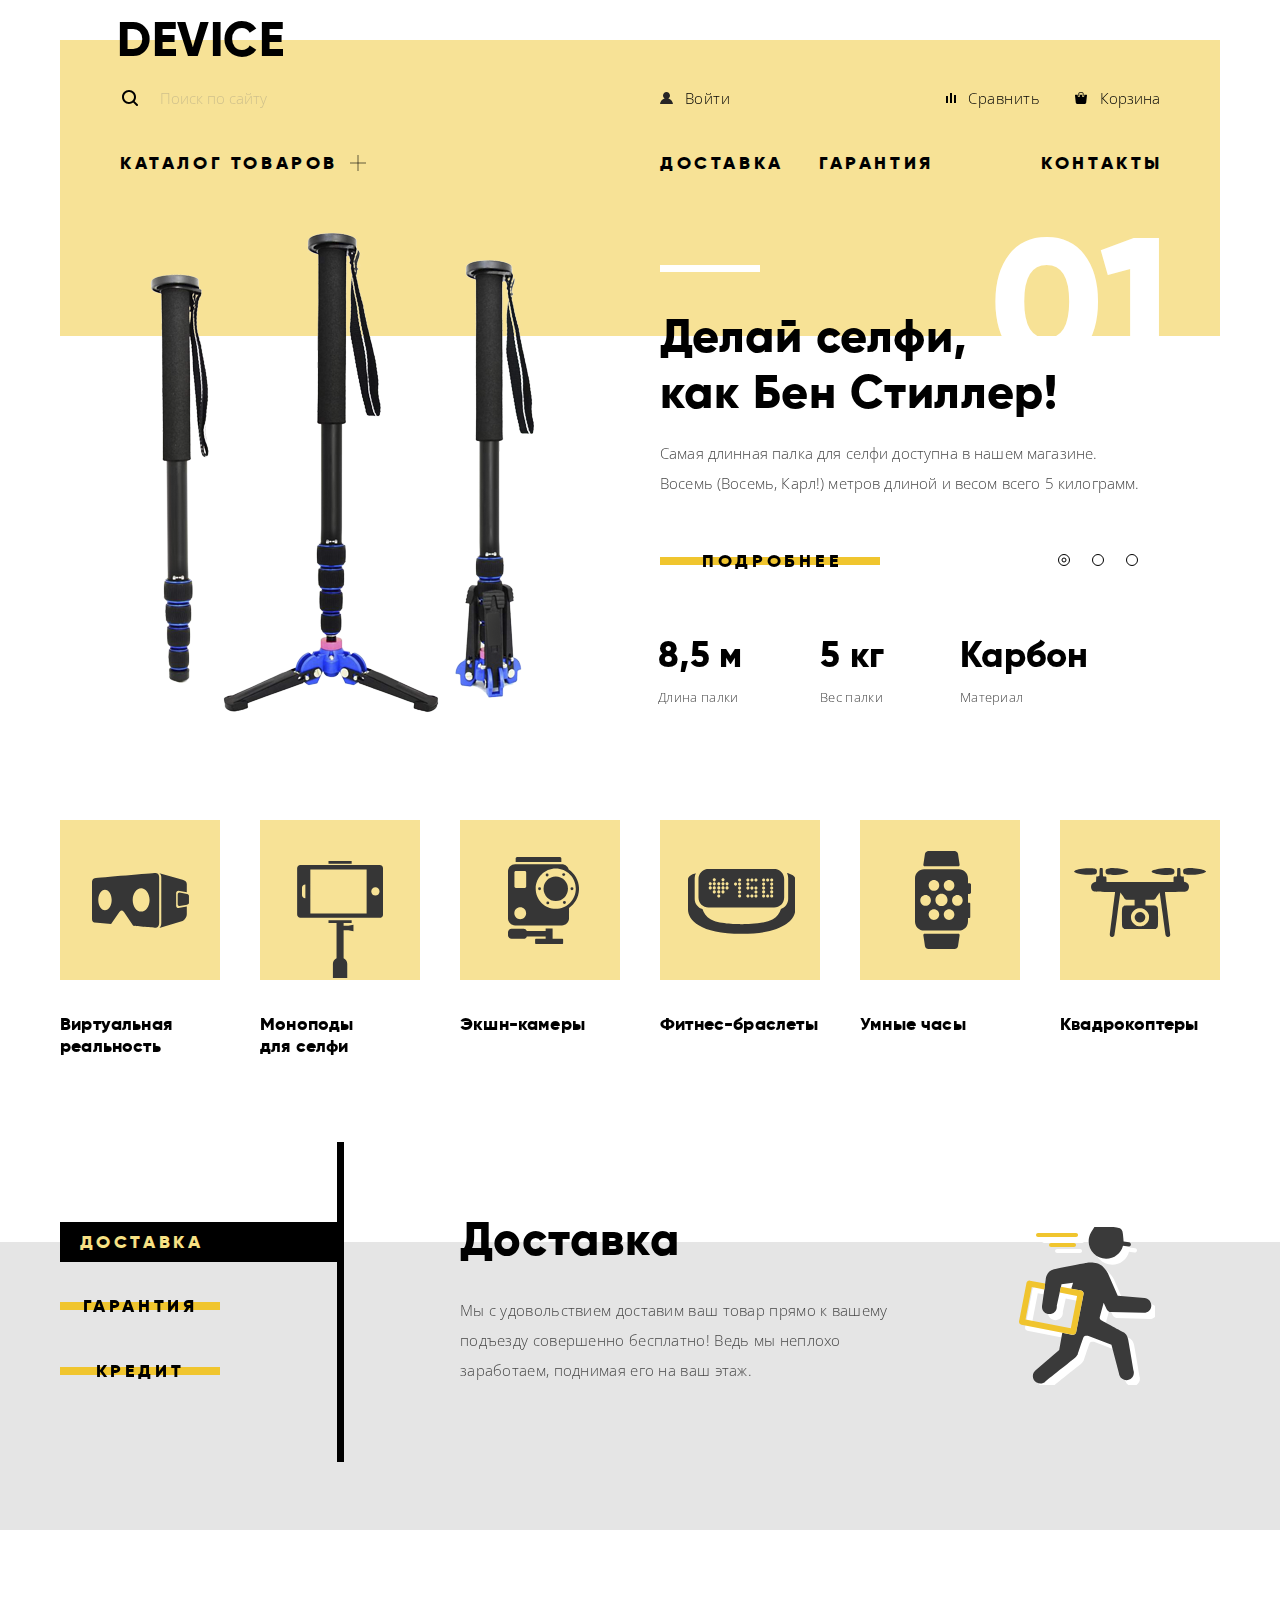
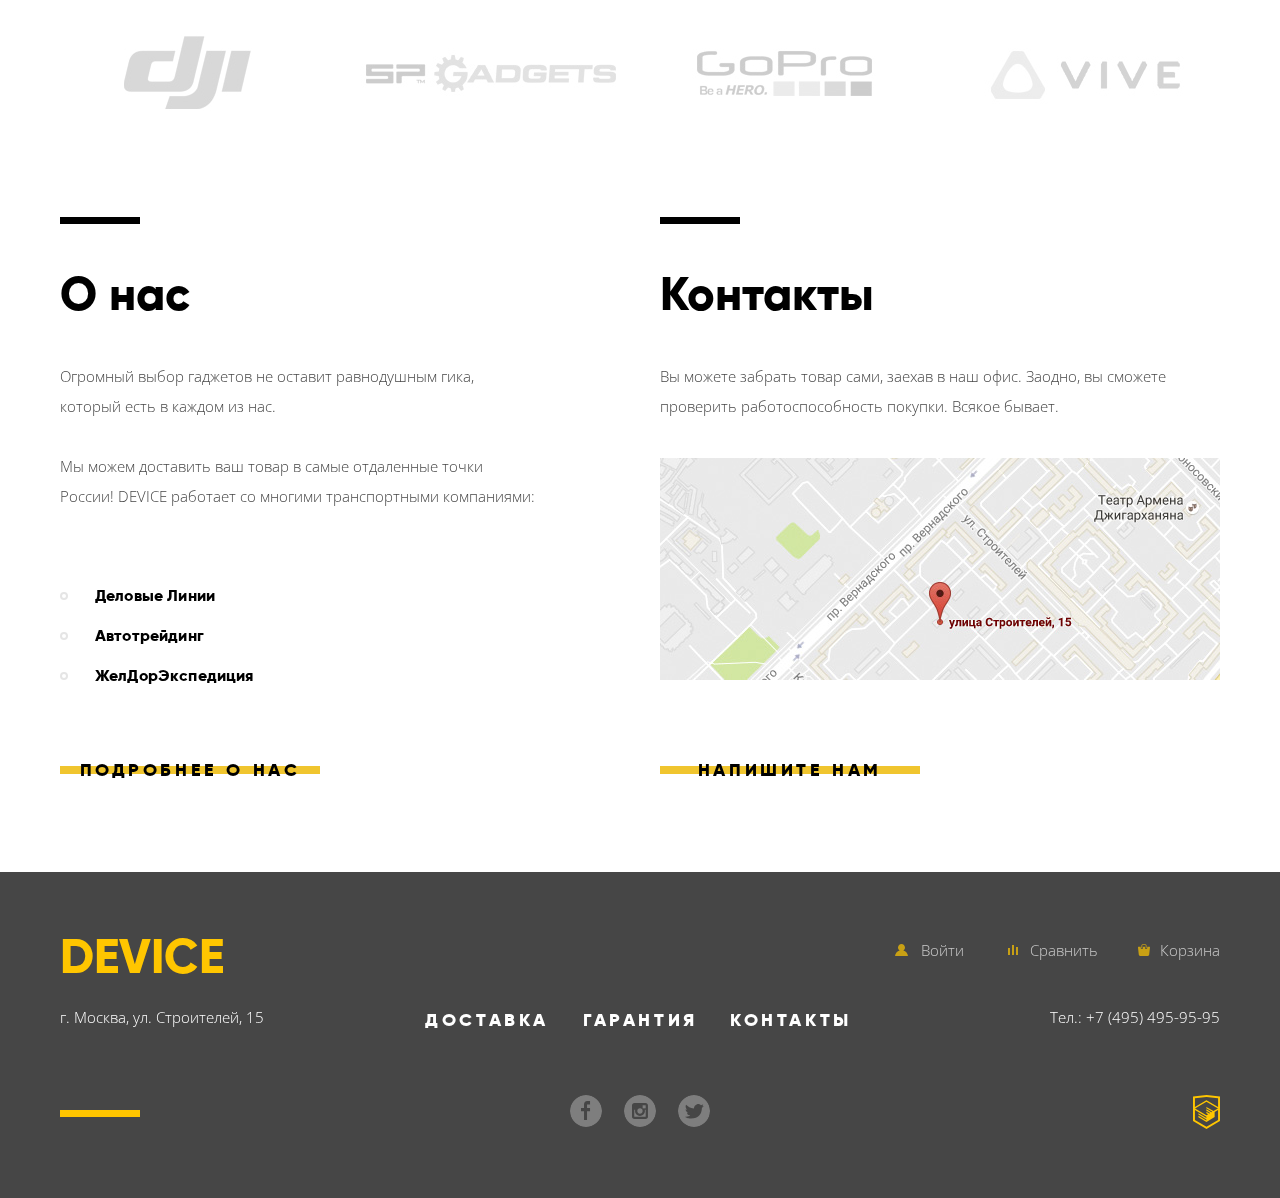
<file: device/index.html>
<!DOCTYPE html>
<html lang="ru">

<head>
  <meta charset="utf-8">
  <meta name="format-detection" content="telephone=no">
  <title>HTML Academy: Девайс</title>
  <link href="https://fonts.googleapis.com/css?family=Open+Sans:300,400&amp;subset=cyrillic" rel="stylesheet">
  <link rel="stylesheet" href="css/normalize.css">
  <link rel="stylesheet" href="css/style.min.css">
</head>

<body>
  <h1 class="visually-hidden">Интернет-магазин новейших гаджетов Device</h1>
  <header class="main-header container">
    <p class="logo in-header">
    	<a>Device</a>
    </p>
    <section class="main-header-user">
      <h2 class="visually-hidden">Пользовательский блок</h2>
      <form action="#" method="get" class="user-search-form">
        <input type="text" id="header-search" name="header-search" autocomplete="off" placeholder="Поиск по сайту">
        <label for="header-search" class="visually-hidden">Поиск по сайту</label>
        <button class="user-search-btn" type="submit">Найти</button>
      </form>
      <ul class="user-actions-list in-header">
        <li class="user-actions-item">
          <a href="backoffice.html" class="user-login">
            <ul class="user-login-list">
              <li class="user-login-item"><span class="user-name"></span>
              </li><li class="user-login-item"><span class="user-in">Войти</span>
              </li>
            </ul>
          </a>
        </li>
        <li class="user-actions-item"> <a href="#" class="user-compare">Сравнить</a>
        </li>
        <li class="user-actions-item"> <a href="#" class="user-cart">Корзина</a>
        </li>
      </ul>
    </section>
    <nav class="main-navigation">
      <h2 class="visually-hidden">Главное меню</h2>
      <ul class="main-navigation-list in-header">
        <li class="main-navigation-item"> 
        	<a href="#">Каталог товаров</a>
        	<div class="secondary-menu-container">
            <ul class="secondary-menu-list">
              <li class="secondary-menu-item"><a href="#">Виртуальная реальность</a>
              </li>
              <li class="secondary-menu-item"><a href="catalog-monopodes.html">Моноподы для селфи</a>
              </li>
              <li class="secondary-menu-item"><a href="#">Экшн-камеры</a>
              </li>
            </ul>
            <ul class="secondary-menu-list">
              <li class="secondary-menu-item"><a href="#">Фитнес-браслеты</a>
              </li>
              <li class="secondary-menu-item"><a href="#">Умные часы</a>
              </li>
            </ul>
            <ul class="secondary-menu-list">
              <li class="secondary-menu-item"><a href="#">Квадрокоптеры</a>
              </li>
            </ul>
          </div>
        </li>
        <li class="main-navigation-item"><a href="#">Доставка</a>
        </li>
        <li class="main-navigation-item"><a href="#">Гарантия</a>
        </li>
        <li class="main-navigation-item"><a href="#">Контакты</a>
        </li>
      </ul>
    </nav>
  </header>
  <main>
    <section class="promo-slider container">
      <h2 class="visually-hidden">Промо-слайдер</h2>
      <ol class="promo-slides-list">
        <li class="promo-slides-item current-slide">
          <h3 class="visually-hidden">Самая длинная палка для селфи</h3>
          <p class="slide-image">
            <img src="img/slide1.png" alt="Самая длинная палка для селфи" width="384" height="486">
          </p>
          <div class="slide-info"> <b class="slide-title">Делай селфи,<br> как Бен Стиллер!</b>
            <p class="slide-description">Самая длинная палка для селфи доступна в нашем магазине. Восемь (Восемь, Карл!) метров длиной и весом всего 5 килограмм.</p>
            <a href="#" class="btn slide-detail-btn">Подробнее</a>
            <table class="slide-info-table">
              <caption class="visually-hidden">Характеристики</caption>
              <thead>
                <tr>
                  <td>Длина палки</td>
                  <td>Вес палки</td>
                  <td>Материал</td>
                </tr>
              </thead>
              <tbody>
                <tr>
                  <td>8,5 м</td>
                  <td>5 кг</td>
                  <td>Карбон</td>
                </tr>
              </tbody>
            </table> 
          </div>
        </li>
        <li class="promo-slides-item">
          <h3 class="visually-hidden">Мотивирующие фитнес-браслеты</h3>
          <p class="slide-image">
            <img src="img/slide2.png" alt="Мотивирующие фитнес-браслеты" width="345" height="485">
          </p>
          <div class="slide-info"> <b class="slide-title">Худеем правильно!</b>
            <p class="slide-description">Мотивирующие фитнес-браслеты помогут найти в себе силы не пропускать занятия и соблюдать диету.</p>
            <a href="#" class="btn slide-detail-btn">Подробнее</a>
            <table class="slide-info-table">
              <caption class="visually-hidden">Характеристики</caption>
              <thead>
                <tr>
                  <td>Без подзарядки</td>
                </tr>
              </thead>
              <tbody>
                <tr>
                  <td>48 часов</td>
                </tr>
              </tbody>
            </table>
          </div>
        </li>
        <li class="promo-slides-item">
          <h3 class="visually-hidden">Квадрокоптер с лазером</h3>
          <p class="slide-image">
            <img src="img/slide3.png" alt="Квадрокоптер с лазером" width="526" height="334">
          </p>
          <div class="slide-info"> <b class="slide-title">Порхает как бабочка, жалит как пчела!</b>
            <p class="slide-description">Этот обычный, на первый взгляд, квадрокоптер оснащен мощным лазером, замаскированным под стандартную камеру.</p>
            <a href="#" class="btn slide-detail-btn">Подробнее</a>
            <table class="slide-info-table">
              <caption class="visually-hidden">Характеристики</caption>
              <thead>
                <tr>
                  <td>Дальность полета</td>
                  <td>Радиус поражения</td>
                </tr>
              </thead>
              <tbody>
                <tr>
                  <td>800 м</td>
                  <td>50 м</td>
                </tr>
              </tbody>
            </table> 
          </div>
        </li>
      </ol>
      <ol class="slider-controls">
        <li>
          <button class="slider-btn slider-btn-current" type="button">Первый слайд</button>
        </li>
        <li>
          <button class="slider-btn" type="button">Второй слайд</button>
        </li>
        <li>
          <button class="slider-btn" type="button">Третий слайд</button>
        </li>
      </ol>
    </section>
    <section class="product-gallery container">
      <h2 class="visually-hidden">Категории наших товаров</h2>
      <ul class="product-list">
        <li class="product-item">
          <a href="#">
            <div class="product-image">
              <img src="img/popular-1.svg" alt="Виртуальная реальность" width="97" height="55">
            </div>
            <h3 class="product-name">Виртуальная реальность</h3>
          </a>
        </li>
        <li class="product-item">
          <a href="catalog-monopodes.html">
            <div class="product-image">
              <img src="img/popular-2.svg" alt="Моноподы для селфи" width="86" height="117">
            </div>
            <h3 class="product-name">Моноподы для селфи</h3>
          </a>
        </li>
        <li class="product-item">
          <a href="#">
            <div class="product-image">
              <img src="img/popular-3.svg" alt="Экшн-камеры" width="71" height="87">
            </div>
            <h3 class="product-name">Экшн-камеры</h3>
          </a>
        </li>
        <li class="product-item">
          <a href="#">
            <div class="product-image">
              <img src="img/popular-4.svg" alt="Фитнес-браслеты" width="107" height="65">
            </div>
            <h3 class="product-name">Фитнес-браслеты</h3>
          </a>
        </li>
        <li class="product-item">
          <a href="#">
            <div class="product-image">
              <img src="img/popular-5.svg" alt="Умные часы" width="56" height="98">
            </div>
            <h3 class="product-name">Умные часы</h3>
          </a>
        </li>
        <li class="product-item">
          <a href="#">
            <div class="product-image">
              <img src="img/popular-6.svg" alt="Квадрокоптеры" width="132" height="69">
            </div>
            <h3 class="product-name">Квадрокоптеры</h3>
          </a>
        </li>
      </ul>
    </section>
    <section class="services">
      <div class="container">
        <h2 class="visually-hidden">Наши сервисы</h2>
        <ul class="service-buttons">
          <li>
            <button class="btn service-btn service-btn-current" type="button">Доставка</button>
          </li>
          <li>
            <button class="btn service-btn" type="button">Гарантия</button>
          </li>
          <li>
            <button class="btn service-btn" type="button">Кредит</button>
          </li>
        </ul>
        <ul class="service-list">
          <li class="service-item service-item-current">
            <h3 class="service-title">Доставка</h3>
            <p class="service-description">Мы с удовольствием доставим ваш товар прямо к вашему подъезду совершенно бесплатно! Ведь мы неплохо заработаем, поднимая его на ваш этаж.</p>
          </li>
          <li class="service-item">
            <h3 class="service-title">Гарантия</h3>
            <p class="service-description">Если из-за возгорания купленного у нас товара у вас сгорит дом — не переживайте, мы выдадим вам новый. Товар, не дом, конечно же.</p>
          </li>
          <li class="service-item">
            <h3 class="service-title">Кредит</h3>
            <p class="service-description">Залезть в долговую яму стало проще! Кредитные консультанты подберут для вас наиболее выгодные условия кредита. Выгодные для нашего банка, разумеется.</p>
          </li>
        </ul>
      </div>
    </section>
    <section class="brand-gallery container">
      <h2 class="visually-hidden">Наши бренды</h2>
      <ul class="brand-list">
        <li class="brand-item">
          <h3 class="visually-hidden">DJI</h3>
          <img src="img/brand1.jpg" alt="DJI" width="260" height="100">
        </li>
        <li class="brand-item">
          <h3 class="visually-hidden">SP Gadgets</h3>
          <img src="img/brand2.jpg" alt="SP Gadgets" width="260" height="100">
        </li>
        <li class="brand-item">
          <h3 class="visually-hidden">GoPro</h3>
          <img src="img/brand3.jpg" alt="GoPro" width="260" height="100">
        </li>
        <li class="brand-item">
          <h3 class="visually-hidden">Vive</h3>
          <img src="img/brand4.jpg" alt="Vive" width="260" height="100">
        </li>
      </ul>
    </section>
    <div class="container about-container">
      <section class="about-us">
        <h2 class="about-us-title">О нас</h2>
        <p class="about-us-description">Огромный выбор гаджетов не оставит равнодушным гика, который есть в каждом из нас.</p>
        <p class="about-us-description">Мы можем доставить ваш товар в самые отдаленные точки России! DEVICE работает со многими транспортными компаниями:</p>
        <ul class="delivery-list">
          <li class="delivery-item">Деловые Линии</li>
          <li class="delivery-item">Автотрейдинг</li>
          <li class="delivery-item">ЖелДорЭкспедиция</li>
        </ul> <a href="#" class="btn about-us-btn">Подробнее о нас</a>
      </section>
      <section class="contacts">
        <h2 class="contacts-title">Контакты</h2>
        <p class="contacts-description">Вы можете забрать товар сами, заехав в наш офис. Заодно, вы сможете проверить работоспособность покупки. Всякое бывает.</p>
        <a class="contacts-map" href="https://yandex.ru/maps/213/moscow/?source=serp_navig&mode=search&ll=37.529654%2C55.686980&z=16&ol=geo&ouri=ymapsbm1%3A%2F%2Fgeo%3Fll%3D37.530%252C55.687%26spn%3D0.001%252C0.001%26text%3D%25D0%25A0%25D0%25BE%25D1%2581%25D1%2581%25D0%25B8%25D1%258F%252C%2520%25D0%259C%25D0%25BE%25D1%2581%25D0%25BA%25D0%25B2%25D0%25B0%252C%2520%25D1%2583%25D0%25BB%25D0%25B8%25D1%2586%25D0%25B0%2520%25D0%25A1%25D1%2582%25D1%2580%25D0%25BE%25D0%25B8%25D1%2582%25D0%25B5%25D0%25BB%25D0%25B5%25D0%25B9%252C%252015%2520" target="_blank">
          <img src="img/map-small.jpg" alt="Мы находимся по адресу улица Строителей, дом 15" width="560" height="222">
          
        </a> 
        <a href="#" class="btn contacts-btn">Напишите нам</a>
      </section>
    </div>
  </main>
  <footer class="main-footer">
    <div class="container">
      <section class="main-footer-user">
        <h2 class="visually-hidden">Пользовательский блок</h2>
        <p class="logo in-footer"><a>Device</a>
        </p>
        <ul class="user-actions-list in-footer">
          <li class="user-actions-item"> <a class="user-login" href="#">Войти</a>
          </li>
          <li class="user-actions-item"> <a class="user-compare" href="#">Сравнить</a>
          </li>
          <li class="user-actions-item"> <a class="user-cart" href="#">Корзина</a>
          </li>
        </ul>
      </section>
      <section class="main-footer-conditions">
        <h2 class="visually-hidden">Условия покупки</h2>
        <p class="address">г. Москва, ул. Строителей, 15</p>
        <ul class="main-navigation-list in-footer">
          <li class="main-navigation-item"><a href="#">Доставка</a>
          </li>
          <li class="main-navigation-item"><a href="#">Гарантия</a>
          </li>
          <li class="main-navigation-item"><a href="#">Контакты</a>
          </li>
        </ul>
        <p class="phone">Тел.: <a href="tel:+7(495)495-95-95">+7 (495) 495-95-95</a>
        </p>
      </section>
      <section class="main-footer-social">
        <h2 class="visually-hidden">Device в социальных сетях</h2>
        <ul class="social-buttons">
          <li class="social-btn social-fb"><a href="#"><span class="visually-hidden">Facebook</span></a>
          </li>
          <li class="social-btn social-in"><a href="#"><span class="visually-hidden">Instagram</span></a>
          </li>
          <li class="social-btn social-tw"><a href="#"><span class="visually-hidden">Twitter</span></a>
          </li>
        </ul>
        <p class="copyright">
          <a class="copyright-icon" href="https://htmlacademy.ru/intensive/htmlcss">
            <img src="img/logo-html.svg" alt="HTML Академия" width="27" height="35">
          </a>
        </p>
      </section>
    </div>
  </footer>
  <div class="modal modal-overlay"></div>
  <section class="modal modal-feedback">
    <h2 class="visually-hidden">Форма для связи</h2>
    <form action="#" class="feedback-form" method="post">
      <div class="feedback-row">
        <p class="feedback-input">
          <label for="name">Ваше имя:</label>
          <input type="text" name="name" id="name" placeholder="Представьтесь, пожалуйста">
        </p>
        <p class="feedback-input">
          <label for="mail">Ваш email:</label>
          <input type="email" name="mail" id="mail" placeholder="Для отправки ответа">
        </p>
      </div>
      <p class="feedback-text">
        <label for="text">Текст письма:</label>
        <textarea id="text" rows="5" placeholder="В свободной форме"></textarea>
      </p>
      <p class="feedback-send">
        <button class="btn feedback-send-btn" type="submit">Отправить</button>
      </p>
    </form>
    <button class="btn-close" type="button">Закрыть</button>
  </section>
  <section class="modal modal-map">
    <h2 class="visually-hidden">Наш адрес на карте</h2>
    <iframe src="https://yandex.ru/map-widget/v1/-/CBUNfJcAHC" width="960" height="559" ></iframe>
    <button class="btn-close" type="button">Закрыть</button>
  </section>
  <script src="js/main.min.js"></script>
</body>

</html>
</file>
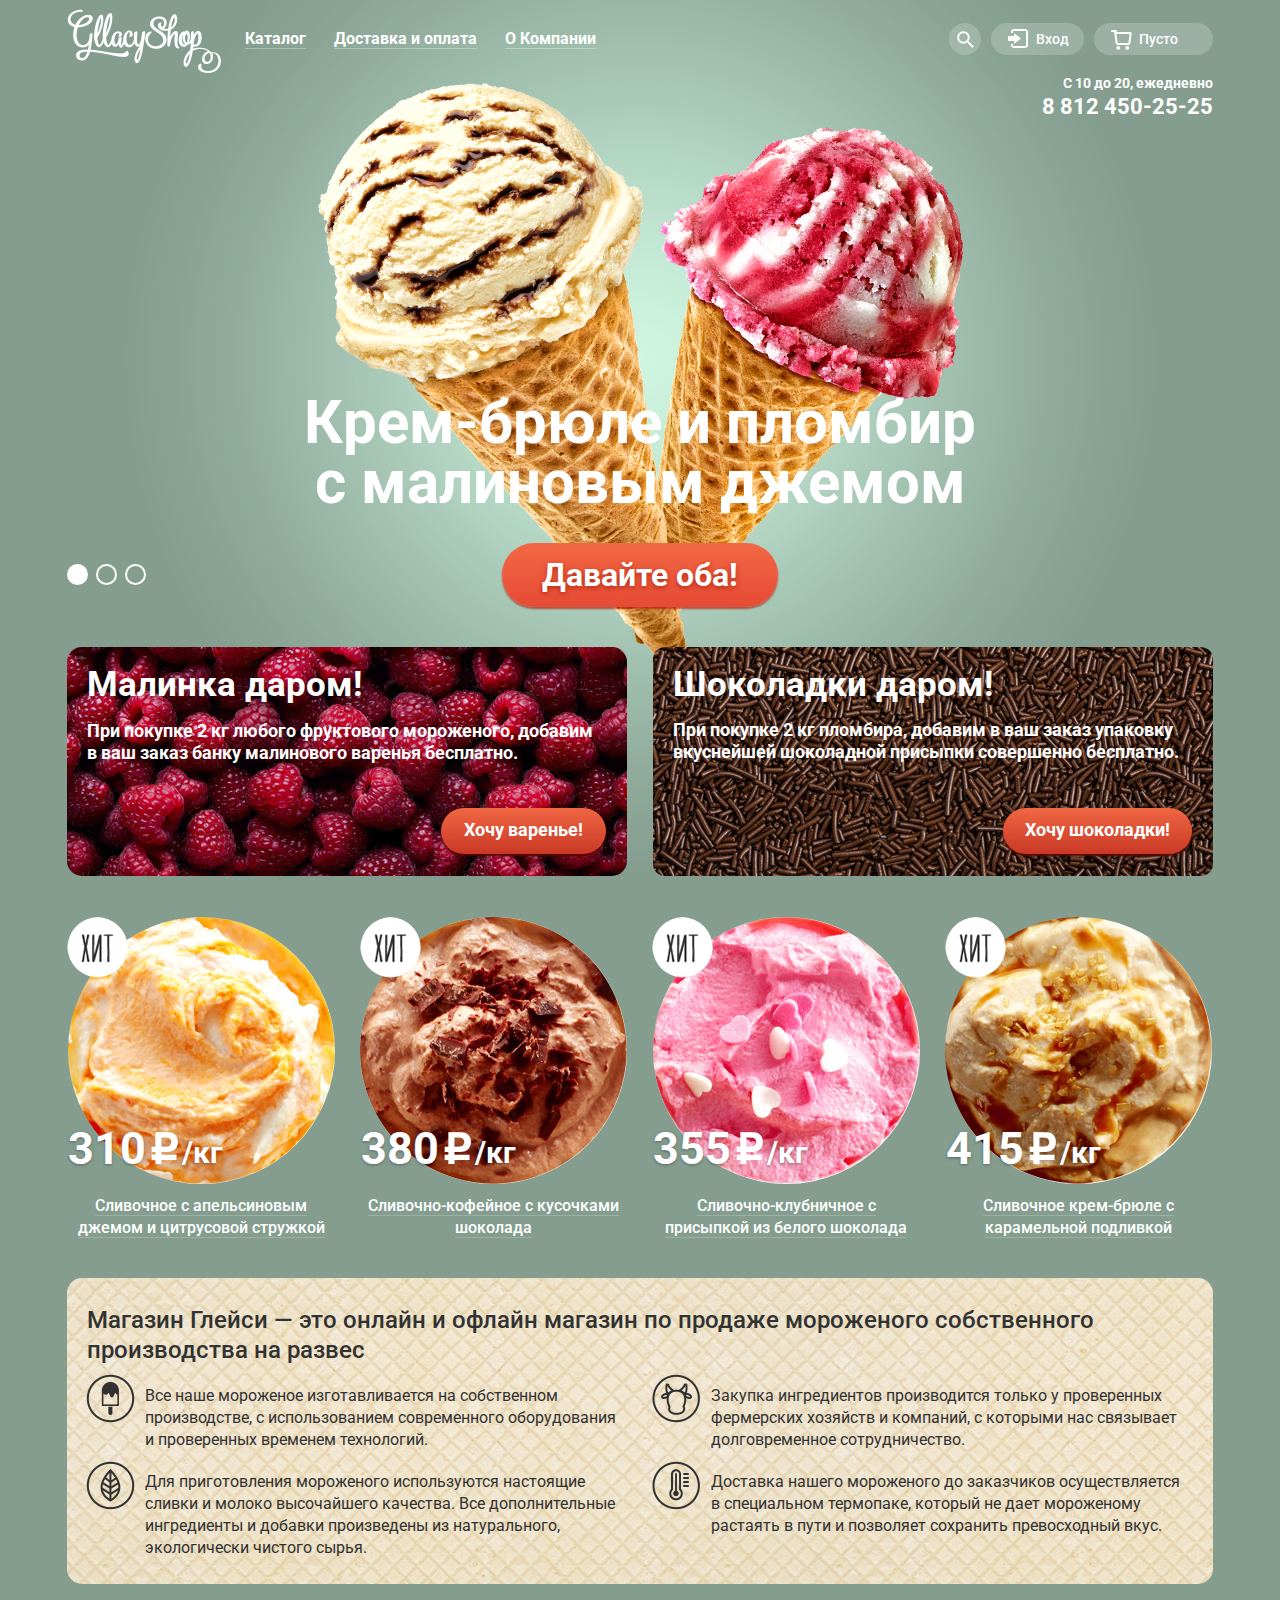
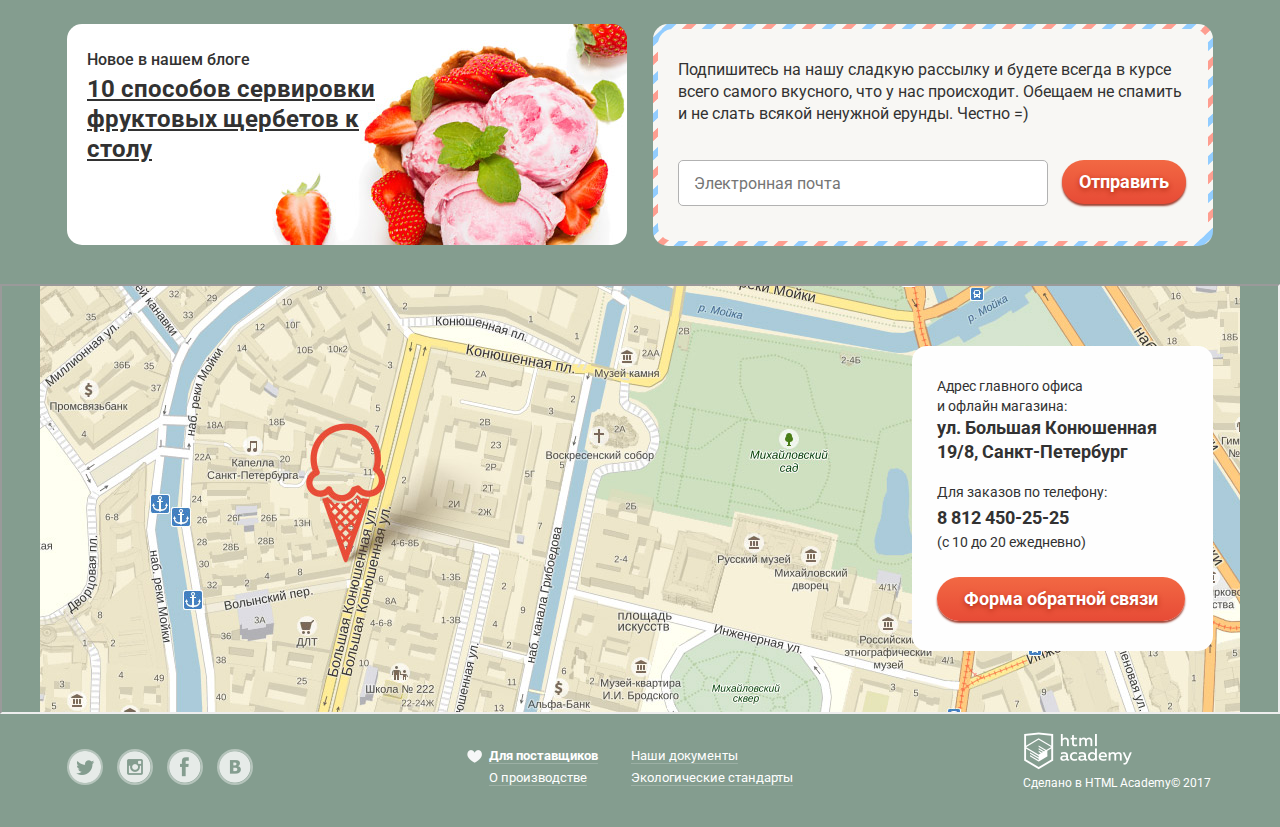
<file: gllacy/index.html>
<!DOCTYPE html>
<html lang="ru">

<head>
  <meta charset="utf-8">
  <meta name="format-detection" content="telephone=no">
  <title>HTML Academy: Глейси</title>
  <link href="https://fonts.googleapis.com/css?family=Roboto:400,500,700&amp;subset=cyrillic" rel="stylesheet">
  <link rel="stylesheet" href="css/normalize.css">
  <link rel="stylesheet" href="css/style.min.css">
</head>

<body>
  <input type="radio" id="btn-1" name="toggle" checked>
  <input type="radio" id="btn-2" name="toggle">
  <input type="radio" id="btn-3" name="toggle">
  <div class="site-wrapper">
    <div class="content-wrapper clearfix">
      <header class="main-header index clearfix">
        <a>
          <img class="menu-logo" src="img/menu-logo.png" alt="Gllacy" width="154" height="64">
        </a>
        <nav class="main-navigation">
          <ul>
            <li class="catalog">
              <a href="#">Каталог</a>
              <ul class="secondary">
                <li><a>Новинки</a>
                </li>
                <li><a href="catalog.html">Сливочное</a>
                </li>
                <li><a href="#">Щербеты</a>
                </li>
                <li><a href="#">Фруктовый лёд</a>
                </li>
                <li><a href="#">Мелорин</a>
                </li>
              </ul>
            </li>
            <li>
              <a href="#">Доставка и оплата</a>
            </li>
            <li>
              <a href="#">О Компании</a>
            </li>
          </ul>
        </nav>
        <div class="user-block">
          <div class="search">
            <a href="#"></a>
            <form action="https://echo.htmlacademy.ru/" class="search-form" method="get">
              <input type="text" placeholder="Что ищем?" name="search" required>
            </form>
          </div>
          <div class="login">
            <a href="#">Вход</a>
            <form action="https://echo.htmlacademy.ru/" class="login-form clearfix" method="post">
              <input type="email" name="mail" placeholder="Электронная почта" required>
              <input type="password" name="password" placeholder="Пароль" required>
              <button class="btn" type="submit">Войти</button>
              <div class="links">
                <a href="#">Забыли пароль?</a>
                <a href="#">Новая регистрация</a>
              </div>
            </form>
          </div>
          <div class="cart empty">
            <a href="#">Пусто</a>
            <div class="order">
              <p>В вашей корзине пока ещё ничего нет</p>
            </div>
          </div>
        </div>
        <div class="header-info clearfix">
          <span class="time">С 10 до 20, ежедневно</span>
          <span class="phone">8 812 450-25-25</span>
        </div>
      </header>
      <section class="slider">
        <div class="slide" id="slide1">
          <div class="slide-title">Крем-брюле и пломбир с малиновым джемом</div>
          <a class="slide-btn" href="#">Давайте оба!</a>
        </div>
        <div class="slide" id="slide2">
          <div class="slide-title">Шоколадный пломбир и лимонный сорбет</div>
          <a class="slide-btn" href="#">Давайте оба!</a>
        </div>
        <div class="slide" id="slide3">
          <div class="slide-title">Пломбир с помадкой и клубничный щербет</div>
          <a class="slide-btn" href="#">Давайте оба!</a>
        </div>
        <div class="slider-controls">
          <label for="btn-1"></label>
          <label for="btn-2"></label>
          <label for="btn-3"></label>
        </div>
      </section>
      <main>
        <section class="offer clearfix">
          <div class="offer-left">
            <h3 class="offer-title">Малинка даром!</h3>
            <p>При покупке 2 кг любого фруктового мороженого, добавим в ваш заказ банку малинового варенья бесплатно.</p>
            <a href="#" class="btn">Хочу варенье!</a>
          </div>
          <div class="offer-right">
            <h3 class="offer-title">Шоколадки даром!</h3>
            <p>При покупке 2 кг пломбира, добавим в ваш заказ упаковку вкуснейшей шоколадной присыпки совершенно бесплатно.</p>
            <a href="#" class="btn">Хочу шоколадки!</a>
          </div>
        </section>
        <section class="hit-gallery">
          <div class="gallery-item">
            <img src="img/gallery-1.jpg" alt="Хит-1" width="267" height="267">
            <div class="price">
              <span>310</span>  <span class="kg">/кг</span>
            </div>
            <div class="item-name">
              <a href="#">Сливочное с апельсиновым джемом и цитрусовой стружкой</a>
            </div>
            <a class="btn view" href="#">Быстрый просмотр</a>
          </div>
          <div class="gallery-item">
            <img src="img/gallery-2.jpg" alt="Хит-2" width="267" height="267">
            <div class="price">
              <span>380</span>  <span class="kg">/кг</span>
            </div>
            <div class="item-name">
              <a href="#">Сливочно-кофейное с кусочками шоколада</a>
            </div>
            <a class="btn view" href="#">Быстрый просмотр</a>
          </div>
          <div class="gallery-item">
            <img src="img/gallery-3.jpg" alt="Хит-3" width="267" height="267">
            <div class="price">
              <span>355</span>  <span class="kg">/кг</span>
            </div>
            <div class="item-name">
              <a href="#">Сливочно-клубничное с присыпкой из белого шоколада</a>
            </div>
            <a class="btn view" href="#">Быстрый просмотр</a>
          </div>
          <div class="gallery-item">
            <img src="img/gallery-4.jpg" alt="Хит-4" width="267" height="267">
            <div class="price">
              <span>415</span>  <span class="kg">/кг</span>
            </div>
            <div class="item-name">
              <a href="#">Сливочное крем-брюле с карамельной подливкой</a>
            </div>
            <a class="btn view" href="#">Быстрый просмотр</a>
          </div>
        </section>
        <section class="about">
          <h4>Магазин Глейси — это онлайн и офлайн магазин по продаже мороженого собственного производства на развес</h4>
          <ul class="clearfix">
            <li>
              <p>Все наше мороженое изготавливается на собственном производстве, с использованием современного оборудования и проверенных временем технологий.</p>
            </li>
            <li>
              <p>Закупка ингредиентов производится только у проверенных фермерских хозяйств и компаний, с которыми нас связывает долговременное сотрудничество.</p>
            </li>
            <li>
              <p>Для приготовления мороженого используются настоящие сливки и молоко высочайшего качества. Все дополнительные ингредиенты и добавки произведены из натурального, экологически чистого сырья.</p>
            </li>
            <li>
              <p>Доставка нашего мороженого до заказчиков осуществляется в специальном термопаке, который не дает мороженому растаять в пути и позволяет сохранить превосходный вкус.</p>
            </li>
          </ul>
        </section>
        <section class="blog">
          <h5>Новое в нашем блоге</h5>
          <a href="#">10  способов сервировки фруктовых щербетов к столу</a>
        </section>
        <section class="subscribe">
          <div class="subscribe-inner">
            <p>Подпишитесь на нашу сладкую рассылку и будете всегда в курсе всего самого вкусного, что у нас происходит. Обещаем не спамить и не слать всякой ненужной ерунды. Честно =)</p>
            <form action="https://echo.htmlacademy.ru/" class="subscribe-form clearfix" method="post">
              <input type="email" name="mail" placeholder="Электронная почта" required>
              <button type="submit" class="btn">Отправить</button>
            </form>
          </div>
        </section>
      </main>
    </div>
    <section class="map clearfix">
      <div class="google-map">
        <iframe src="https://www.google.com/maps/embed?pb=!1m18!1m12!1m3!1d1998.5989424123595!2d30.32089461555511!3d59.93879686904856!2m3!1f0!2f0!3f0!3m2!1i1024!2i768!4f13.1!3m3!1m2!1s0x4696310fca5ba729%3A0xea9c53d4493c879f!2z0JHQvtC70YzRiNCw0Y8g0JrQvtC90Y7RiNC10L3QvdCw0Y8g0YPQuy4sIDE5LCDQodCw0L3QutGCLdCf0LXRgtC10YDQsdGD0YDQsywgMTkxMTg2!5e0!3m2!1sru!2sru!4v1494415655466" allowfullscreen></iframe>
      </div>
      <div class="content-wrapper">
        <div class="address">
          <h4>Адрес главного офиса и офлайн магазина:</h4>
          <b>ул. Большая Конюшенная 19/8, Санкт-Петербург</b>
          <h5>Для заказов по телефону:</h5>
          <b>8 812 450-25-25</b>
          <span>(с 10 до 20 ежедневно)</span>
          <a href="feedback.html" class="btn">Форма обратной связи</a>
        </div>
      </div>
    </section>
    <div class="content-wrapper">
      <footer class="main-footer">
        <div class="container">
          <div class="footer-flex">
            <ul class="footer-social">
              <li><a href="#" class="social-btn social-btn-twitter" title="Твиттер">Твиттер</a>
              </li>
              <li><a href="#" class="social-btn social-btn-inst" title="Инстаграм">Инстаграм</a>
              </li>
              <li><a href="#" class="social-btn social-btn-fb" title="Фейсбук">Фейсбук</a>
              </li>
              <li><a href="#" class="social-btn social-btn-vk" title="Вконтакте">Вконтакте</a>
              </li>
            </ul>
            <ul class="footer-info">
              <li class="special-info"><a href="#">Для поставщиков</a>
              </li>
              <li><a href="#">Наши документы</a>
              </li>
              <li><a href="#">О производстве</a>
              </li>
              <li><a href="#">Экологические стандарты</a>
              </li>
            </ul>
            <section class="footer-copyright">
              <a href="https://htmlacademy.ru/intensive/htmlcss" title="Ссылка на Интенсив Базовый HTML и CSS">
                <img src="img/htmlacademy-logo.png" alt="Интенсив Базовый HTML и CSS" width="108" height="38">
              </a>
              <p>Сделано в <a href="https://htmlacademy.ru/intensive/htmlcss">HTML Academy</a>&copy; 2017</p>
            </section>
          </div>
        </div>
      </footer>
    </div>
  </div>
  <div class="modal-overlay"></div>
  <div class="modal-feedback">
    <button class="modal-feedback-close" type="button" title="Закрыть">
      Закрыть
    </button>
    <h4>Мы обязательно вам ответим!</h4>
    <form action="https://echo.htmlacademy.ru/" class="feedback-form" method="post">
      <input id="fio" type="text" name="fio" placeholder="Как вас зовут?">
      <label for="fio">Как вас зовут?</label>
      <input id="email" type="email" name="mail" placeholder="Ваша почта для ответа?">
      <label for="email">Ваша почта для ответа?</label>
      <textarea id="additional" name="additional" cols="30" rows="5" placeholder="Напишите что-нибудь..."></textarea>
      <label for="additional">Напишите что-нибудь...</label>
      <button class="btn" type="submit">Отправить</button>
    </form>
  </div>
  <script src="js/main.min.js"></script>
</body>

</html>
</file>
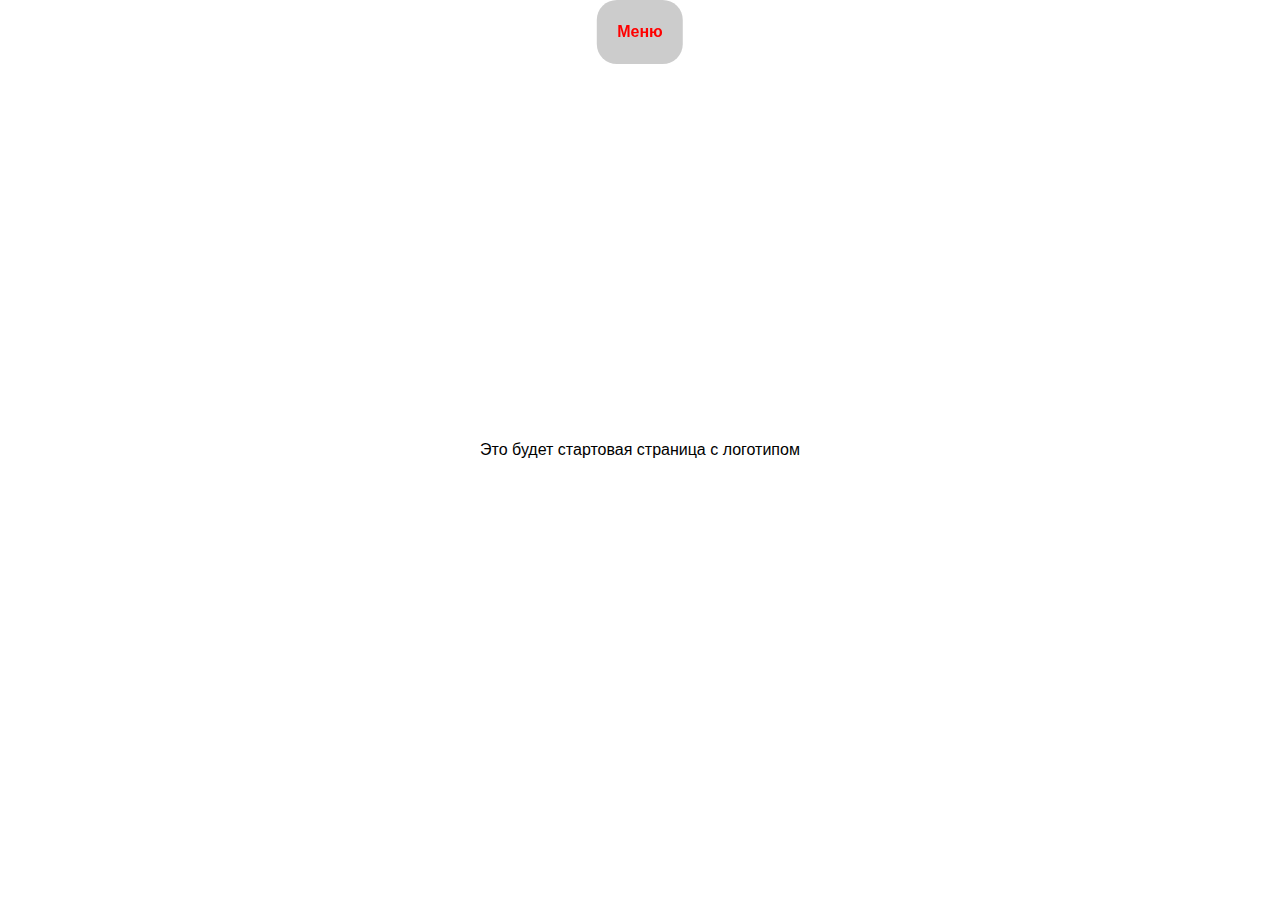
<file: white-crane-tab/index.html>
<!DOCTYPE html>
<html lang="ru">
<head>
  <meta charset="UTF-8">
  <meta name="viewport" content="width=device-width,initial-scale=1">
  <title>Белый Журавль</title>
  <link rel="stylesheet" href="css/normalize.css">
  <link rel="stylesheet" href="css/style.css">
</head>
<body>
  <header class="main-header">
    <nav class="menu">
      <input type="radio" id="menu-open" class="menu-open-input" name="menu-button">
      <label class="menu-collapse-button" for="menu-open">
        <span>Меню</span>
      </label>
      <input type="radio" id="menu-close" class="menu-close-input" name="menu-button" checked>
      <label class="menu-collapse-button" for="menu-close">
        <span>x</span>
      </label>
      <menu class="menu-list">
        <li class="menu-item">
          <label for="logo" class="menu-link">Главная</label>
        </li>
        <li class="menu-item">
          <label for="about" class="menu-link">О нас</label>
        </li>
        <li class="menu-item">
          <label for="news" class="menu-link">Новости</label>
        </li>
        <li class="menu-item">
          <label for="types" class="menu-link">Занятия</label>
        </li>
        <li class="menu-item">
          <label for="coaches" class="menu-link">Тренера</label>
        </li>
        <li class="menu-item">
          <label for="faq" class="menu-link">Вопросы</label>
        </li>
        <li class="menu-item">
          <label for="schedule" class="menu-link">Расписание</label>
        </li>
        <li class="menu-item">
          <label for="prices" class="menu-link">Цены</label>
        </li>
        <li class="menu-item">
          <label for="contacts" class="menu-link">Контакты</label>
        </li>
      </menu>
    </nav>
  </header>
  <main class="main">
    <input type="radio" class="section-input" name="menu" id="logo" checked="checked">
    <input type="radio" class="section-input" name="menu" id="about">
    <input type="radio" class="section-input" name="menu" id="news">
    <input type="radio" class="section-input" name="menu" id="types">
    <input type="radio" class="section-input" name="menu" id="coaches">
    <input type="radio" class="section-input" name="menu" id="faq">
    <input type="radio" class="section-input" name="menu" id="schedule">
    <input type="radio" class="section-input" name="menu" id="prices">
    <input type="radio" class="section-input" name="menu" id="contacts">
    <section class="logo">
      <p>Это будет стартовая страница с логотипом</p>
    </section>
    <section class="about">
      <p>Здесь будет общая информация о нас</p>
    </section>
    <section class="news">
      <p>Здесь будут актуальные новости и акции</p>
    </section>
    <section class="types">
      <p>Здесь будет информация о направлениях</p>
    </section>
    <section class="coaches">
      <p>Здесь будет информация о тренерах</p>
    </section>
    <section class="faq">
      <p>Здесь будут ответы на часто задаваемые вопросы</p>
    </section>
    <section class="schedule">
      <p>Здесь будет расписание</p>
    </section>
    <section class="prices">
      <p>Здесь будет информация о ценах</p>
    </section>
    <section class="contacts">
      <p>Здесь будет контактная информация</p>
    </section>

  </main>
  <footer>
    
  </footer>
  <!--<script src="js/main.js"></script>-->
</body>
</html>
</file>
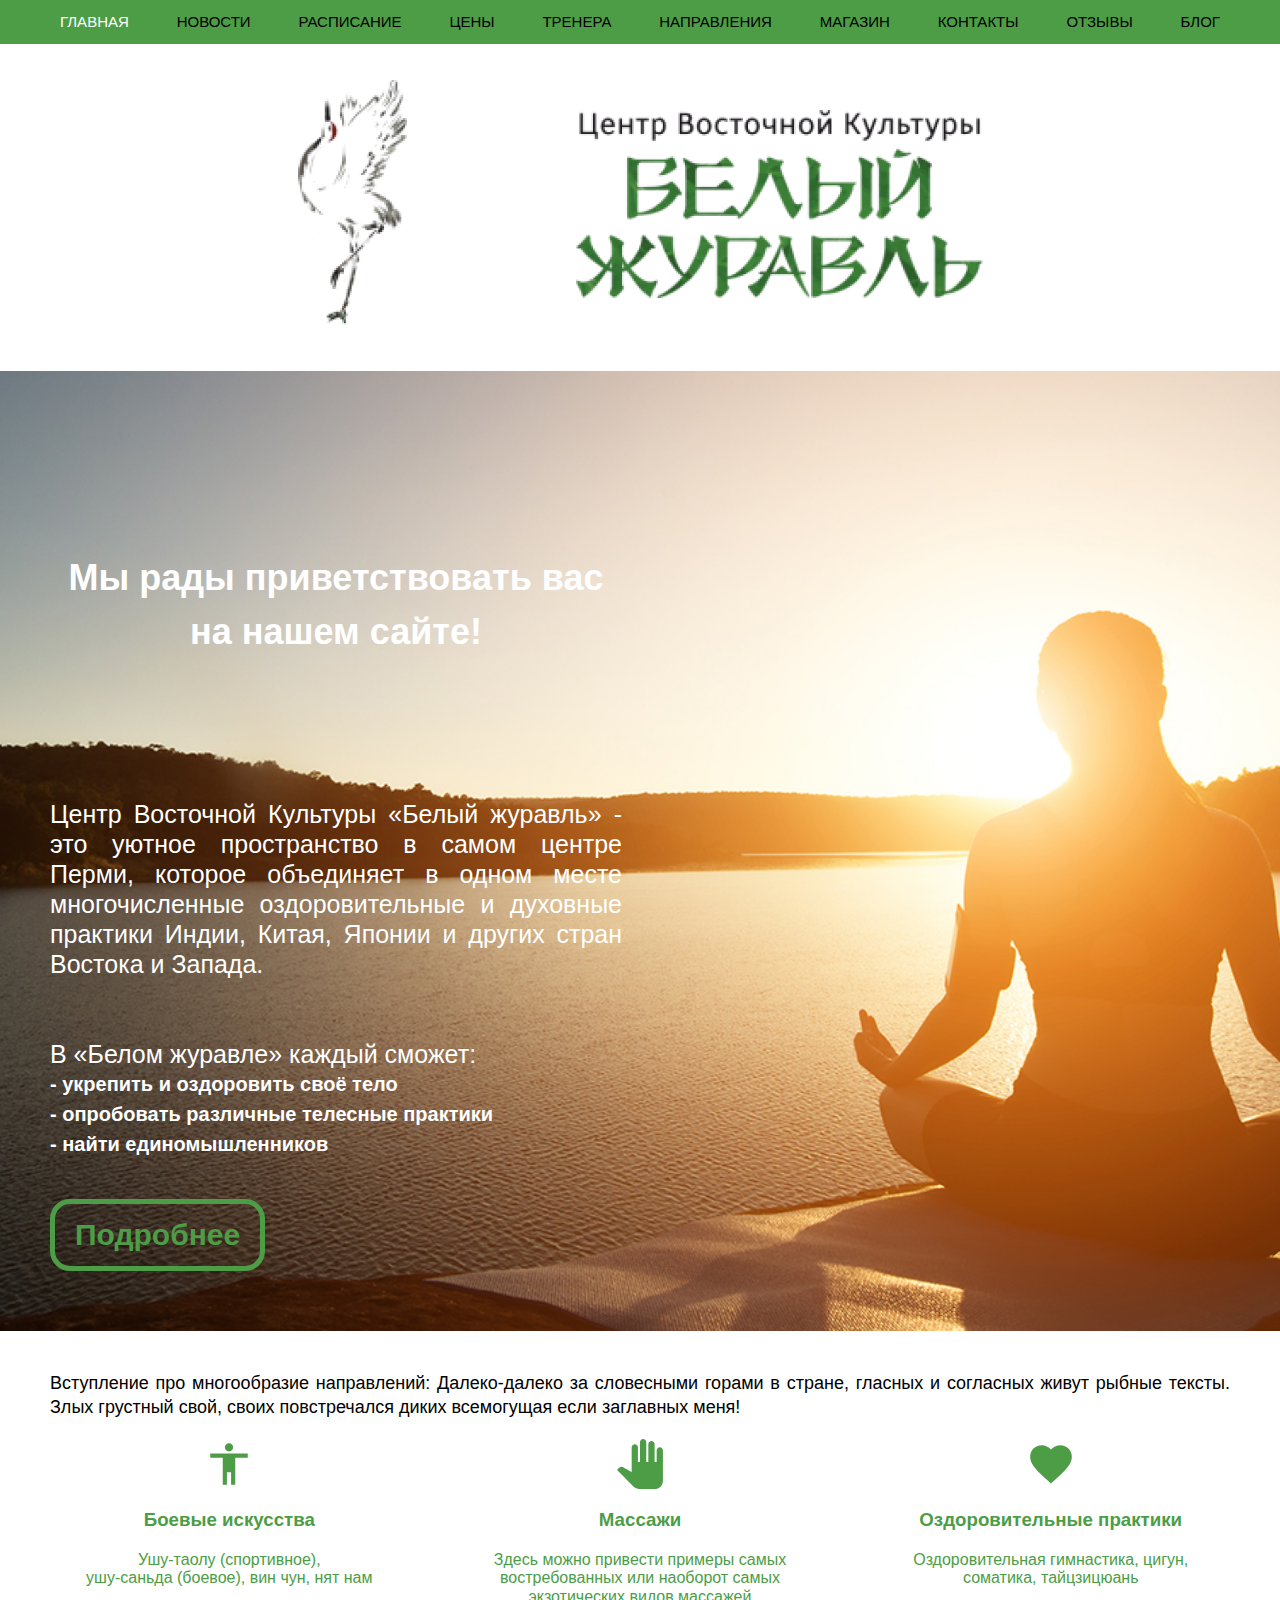
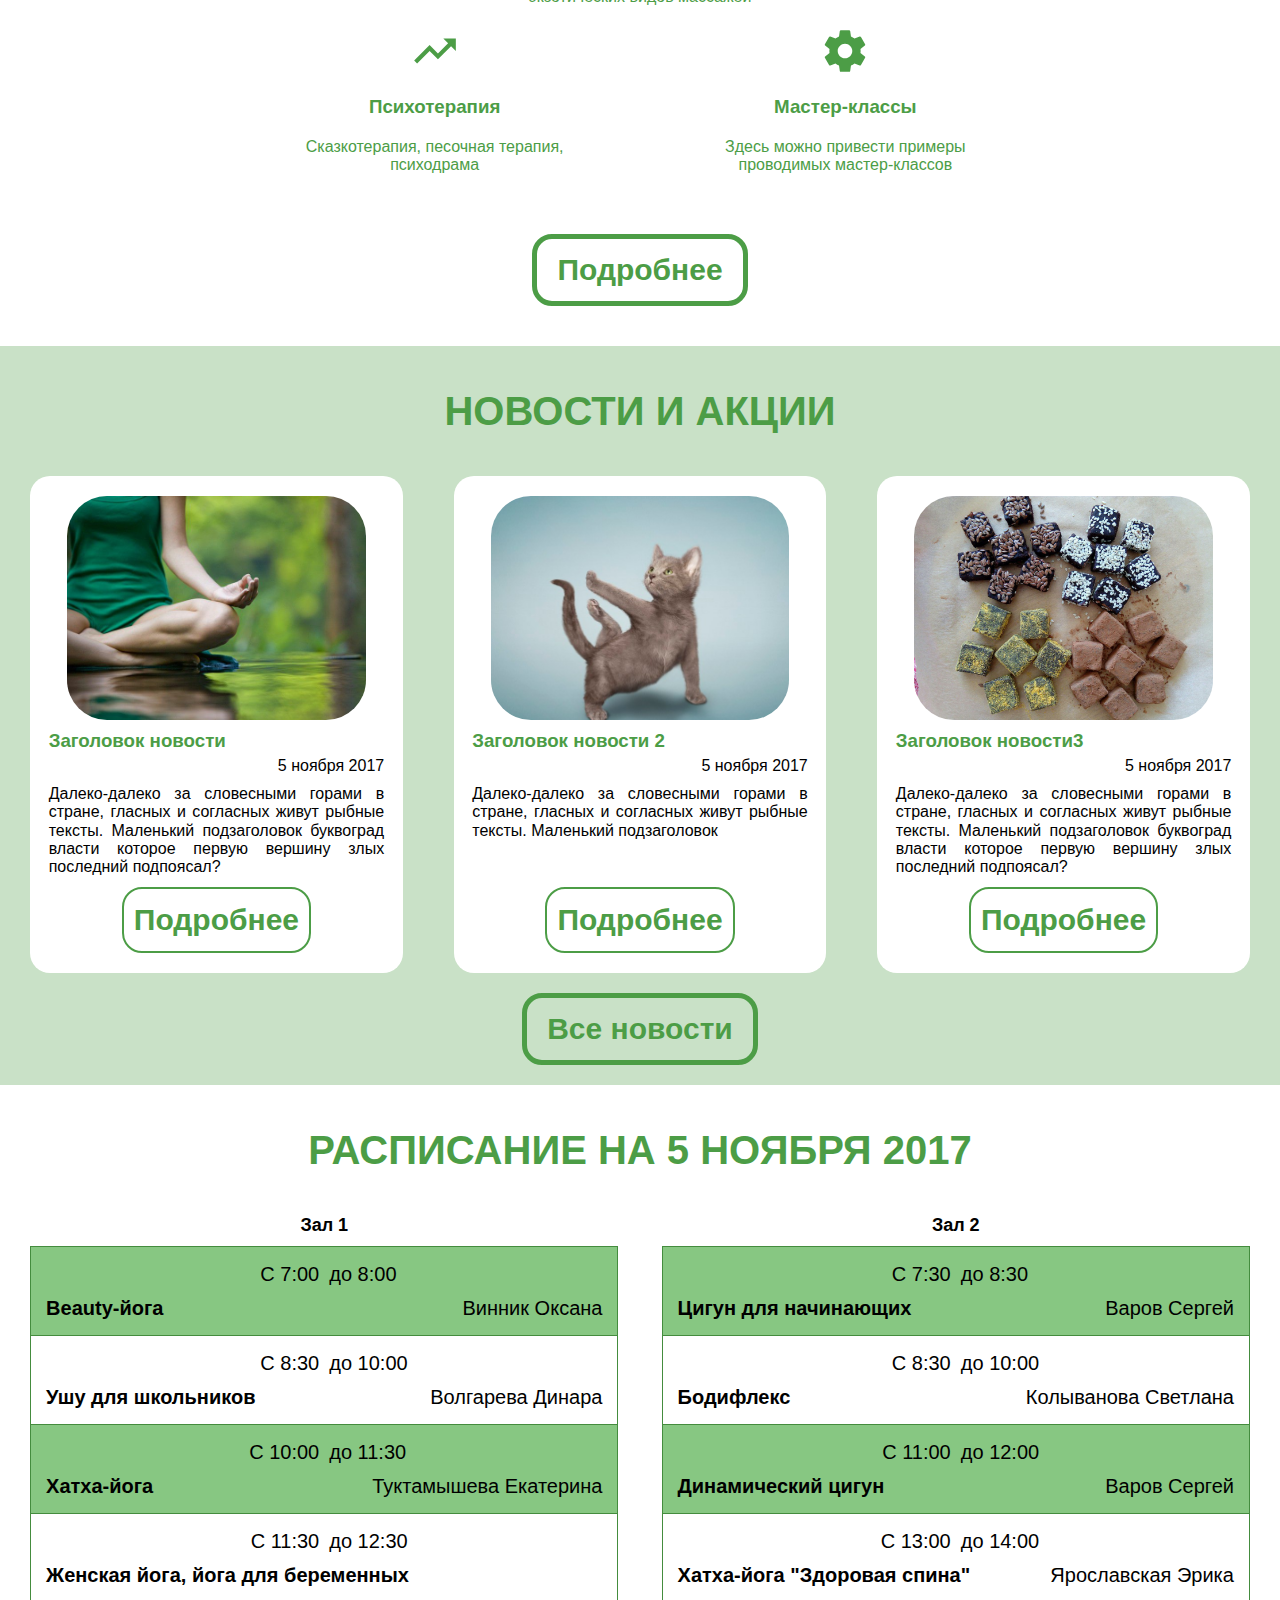
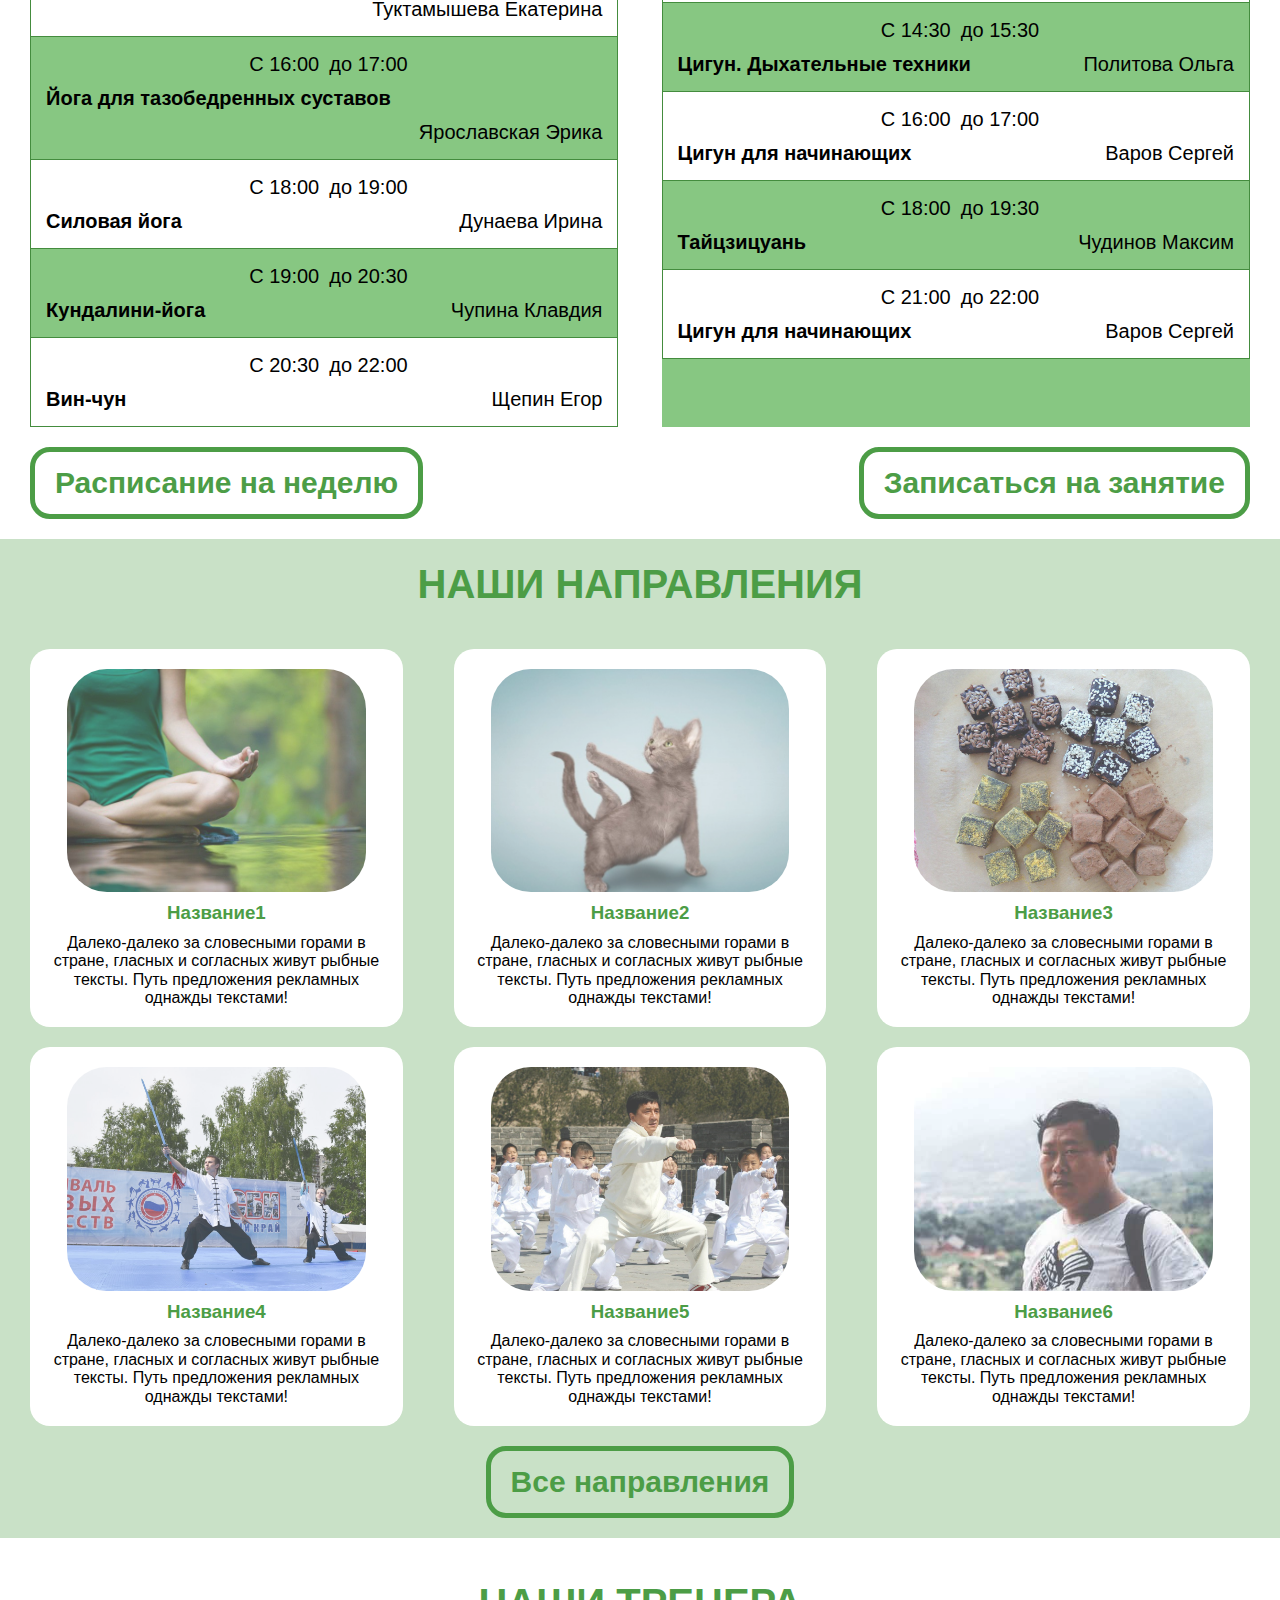
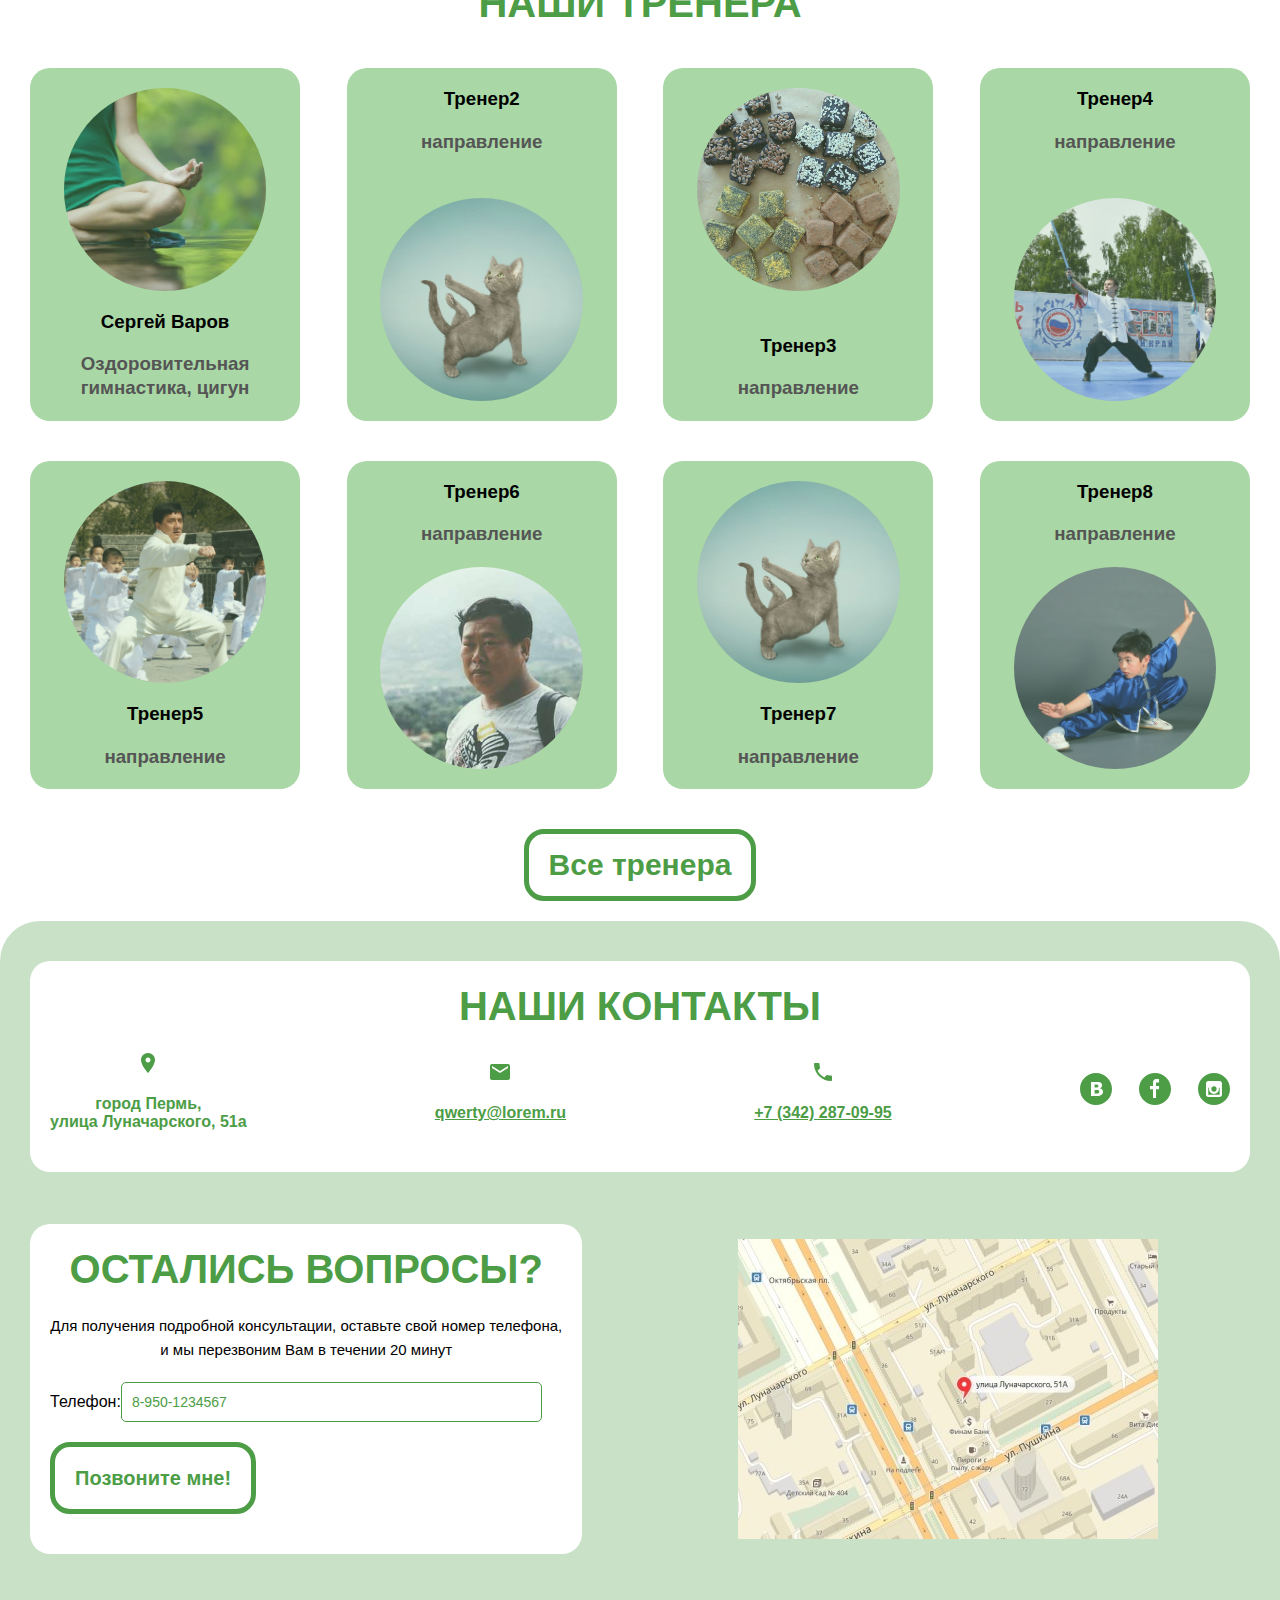
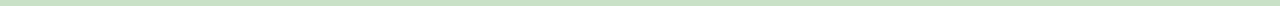
<file: white-crane/white-crane-10/index.html>
<!DOCTYPE html>
<html lang="ru">
<head>
  <meta charset="UTF-8">
  <meta http-equiv="x-ua-compatible" content="ie=edge">
  <meta name="viewport" content="width=device-width, initial-scale=1">
  <meta name="description" content="Краткое описание страницы менее 150 символов">
  <title>Белый Журавль: Главная</title>
  <link rel="stylesheet" href="css/style.css">
</head>
<body>
  <!-- <div class="debug">
            <div>
                <div>
                    <div></div>
                    <div></div>
                    <div></div>
                    <div></div>
                    <div></div>
                    <div></div>
                    <div></div>
                    <div></div>
                    <div></div>
                    <div></div>
                    <div></div>
                    <div></div>
                    <div></div>
                    <div></div>
                    <div></div>
                    <div></div>
                    <div></div>
                    <div></div>
                    <div></div>
                    <div></div>
                    <div></div>
                    <div></div>
                    <div></div>
                    <div></div>
                </div>
            </div>
        </div> -->
  <header class="page-header">
    <div class="page-header__wrapper">
      <h1 class="visually-hidden">Центр Восточной Культуры <strong>Белый Журавль</strong>, город Пермь</h1>
      <nav class="page-header__navigation main-nav main-nav--open main-nav--nojs">
        <button class="main-nav__toggle">
          <span class="visually-hidden">Меню</span>
          <svg class="main-nav__toggle-image main-nav__toggle-image--open" height="24" viewBox="0 0 24 24" width="24" xmlns="http://www.w3.org/2000/svg">
            <path d="M0 0h24v24H0z" fill="transparent"/>
            <path d="M3 18h18v-2H3v2zm0-5h18v-2H3v2zm0-7v2h18V6H3z" fill="currentColor"/>
          </svg>
          <svg class="main-nav__toggle-image main-nav__toggle-image--close" height="24" viewBox="0 0 24 24" width="24" xmlns="http://www.w3.org/2000/svg">
            <path d="M19 6.41L17.59 5 12 10.59 6.41 5 5 6.41 10.59 12 5 17.59 6.41 19 12 13.41 17.59 19 19 17.59 13.41 12z" fill="currentColor"/>
            <path d="M0 0h24v24H0z" fill="transparent"/>
          </svg>
        </button>
        <h2 class="visually-hidden">Главное меню</h2>
        <ul class="main-nav__list site-menu">
          <li class="site-menu__item site-menu__item">
            <a class="site-menu__link site-menu__link--current">Главная</a>
          </li>
          <li class="site-menu__item">
            <a class="site-menu__link" href="news.html">Новости</a>
          </li>
          <li class="site-menu__item">
            <a class="site-menu__link" href="schedule.html">Расписание</a>
          </li>
          <li class="site-menu__item">
            <a class="site-menu__link" href="prices.html">Цены</a>
          </li>
          <li class="site-menu__item">
            <a class="site-menu__link" href="coaches.html">Тренера</a>
          </li>
          <li class="site-menu__item">
            <a class="site-menu__link" href="types.html">Направления</a>
            <ul class="site-menu__secondary secondary">
              <li class="secondary__item">
                <a class="secondary__link" href="type-group.html">Боевые искусства</a>
              </li>
              <li class="secondary__item">
                <a class="secondary__link" href="#">Йога</a>
              </li>
              <li class="secondary__item">
                <a class="secondary__link" href="#">Оздоровительные практики</a>
              </li>
              <li class="secondary__item">
                <a class="secondary__link" href="#">Женские практики</a>
              </li>
              <li class="secondary__item">
                <a class="secondary__link" href="#">Психотерапия</a>
              </li>
              <li class="secondary__item">
                <a class="secondary__link" href="#">Массажи</a>
              </li>
            </ul>
          </li>
          <li class="site-menu__item">
            <a class="site-menu__link" href="shop.html">Магазин</a>
          </li>
          <li class="site-menu__item">
            <a class="site-menu__link" href="contacts.html">Контакты</a>
          </li>
          <li class="site-menu__item">
            <a class="site-menu__link" href="reviews.html">Отзывы</a>
          </li>
          <li class="site-menu__item">
            <a class="site-menu__link" href="blog.html">Блог</a>
          </li>
        </ul>
      </nav>
      <p class="page-header__logo logo">
        <a>
          <picture>
            <source media="(min-width: 960px)" srcset="img/white-crane-logo-1-desktop@2.png 2x, img/white-crane-logo-1-desktop.png 1x">
            <source media="(min-width: 660px)" srcset="img/white-crane-logo-1-tablet@2.png 2x, img/white-crane-logo-1-tablet.png 1x">
            <img class="logo__crane" src="img/white-crane-logo-1-mobile.png" alt="Логотип центра восточной культуры Белый Журавль" width="57" height="130" srcset="img/white-crane-logo-1-mobile@2.png 2x">
          </picture>
          <picture>
            <source media="(min-width: 960px)" srcset="img/white-crane-logo-2-desktop@2.png 1x, img/white-crane-logo-2-desktop.png 1x">
            <source media="(min-width: 660px)" srcset="img/white-crane-logo-2-tablet@2.png 2x, img/white-crane-logo-2-tablet.png 1x">
            <img class="logo__text" src="img/white-crane-logo-2-mobile.png" alt="Логотип центра восточной культуры Белый Журавль" width="239" height="110" srcset="img/white-crane-logo-2-mobile@2.png 2x">
          </picture>
        </a>
      </p>
    </div>
  </header>
  <main class="page-main">
    <section class="greeting">
      <div class="greeting__wrapper">
        <h2 class="greeting__title">Мы рады приветствовать вас <span>на нашем сайте!</span> </h2>
        <p class="greeting__text">Центр Восточной Культуры «Белый журавль» - это уютное пространство в самом центре Перми, которое объединяет в одном месте многочисленные оздоровительные и духовные практики Индии, Китая, Японии и других стран Востока и Запада.</p>
        <p class="greeting__list-intro">В «Белом журавле» каждый сможет:</p>
        <ul class="greeting__list">
          <li class="greeting__item">Укрепить и оздоровить своё тело</li>
          <li class="greeting__item">Опробовать различные телесные практики</li>
          <li class="greeting__item">Найти единомышленников</li>
        </ul>
        <a href="#" class="button greeting__link">Подробнее</a>
      </div>
    </section>
    <section class="about">
      <div class="about__wrapper">
        <h2 class="visually-hidden">О нас</h2>
        <p class="about__intro">Вступление про многообразие направлений: Далеко-далеко за словесными горами в стране, гласных и согласных живут рыбные тексты. Злых грустный свой, своих повстречался диких всемогущая если заглавных меня!</p>
        <ul class="about__list">
          <li class="about__item">
            <h3>Боевые искусства</h3>
            <p class="about__description"><span>Ушу-таолу (спортивное)</span>, <span>ушу-саньда (боевое)</span>, <span>вин чун</span>, <span>нят нам</span></p>
            <svg class="about__icon" height="24" viewBox="0 0 24 24" width="24" xmlns="http://www.w3.org/2000/svg">
              <path d="M0 0h24v24H0z" fill="transparent"/>
              <path d="M12 2c1.1 0 2 .9 2 2s-.9 2-2 2-2-.9-2-2 .9-2 2-2zm9 7h-6v13h-2v-6h-2v6H9V9H3V7h18v2z" fill="currentColor"/>
            </svg>
          </li>
          <li class="about__item">
            <h3>Массажи</h3>
            <p class="about__description">Здесь можно привести примеры самых востребованных или наоборот самых экзотических видов массажей</p>
            <svg class="about__icon" height="24" viewBox="0 0 24 24" width="24" xmlns="http://www.w3.org/2000/svg" xmlns:xlink="http://www.w3.org/1999/xlink">   <path d="M23 5.5V20c0 2.2-1.8 4-4 4h-7.3c-1.08 0-2.1-.43-2.85-1.19L1 14.83s1.26-1.23 1.3-1.25c.22-.19.49-.29.79-.29.22 0 .42.06.6.16.04.01 4.31 2.46 4.31 2.46V4c0-.83.67-1.5 1.5-1.5S11 3.17 11 4v7h1V1.5c0-.83.67-1.5 1.5-1.5S15 .67 15 1.5V11h1V2.5c0-.83.67-1.5 1.5-1.5s1.5.67 1.5 1.5V11h1V5.5c0-.83.67-1.5 1.5-1.5s1.5.67 1.5 1.5z" fill="currentColor"/>
            </svg>
          </li>
          <li class="about__item">
            <h3>Оздоровительные практики</h3>
            <p class="about__description">Оздоровительная гимнастика, цигун, соматика, тайцзицюань</p>
            <svg class="about__icon" height="24" viewBox="0 0 24 24" width="24" xmlns="http://www.w3.org/2000/svg">
              <path d="M0 0h24v24H0z" fill="transparent"/>
              <path d="M12 21.35l-1.45-1.32C5.4 15.36 2 12.28 2 8.5 2 5.42 4.42 3 7.5 3c1.74 0 3.41.81 4.5 2.09C13.09 3.81 14.76 3 16.5 3 19.58 3 22 5.42 22 8.5c0 3.78-3.4 6.86-8.55 11.54L12 21.35z" fill="currentColor"/>
            </svg>
          </li>
          <li class="about__item">
            <h3>Психотерапия</h3>
            <p class="about__description">Сказкотерапия, песочная терапия, психодрама</p>
            <svg class="about__icon" height="24" viewBox="0 0 24 24" width="24" xmlns="http://www.w3.org/2000/svg">
              <path d="M16 6l2.29 2.29-4.88 4.88-4-4L2 16.59 3.41 18l6-6 4 4 6.3-6.29L22 12V6z" fill="currentColor"/>
              <path d="M0 0h24v24H0z" fill="transparent"/>
            </svg>
          </li>
          <li class="about__item">
            <h3>Мастер-классы</h3>
            <p class="about__description">Здесь можно привести примеры проводимых мастер-классов</p>
            <svg class="about__icon" height="24" viewBox="0 0 24 24" width="24" xmlns="http://www.w3.org/2000/svg">
              <path d="M0 0h24v24H0z" fill="transparent"/>
              <path d="M19.43 12.98c.04-.32.07-.64.07-.98s-.03-.66-.07-.98l2.11-1.65c.19-.15.24-.42.12-.64l-2-3.46c-.12-.22-.39-.3-.61-.22l-2.49 1c-.52-.4-1.08-.73-1.69-.98l-.38-2.65C14.46 2.18 14.25 2 14 2h-4c-.25 0-.46.18-.49.42l-.38 2.65c-.61.25-1.17.59-1.69.98l-2.49-1c-.23-.09-.49 0-.61.22l-2 3.46c-.13.22-.07.49.12.64l2.11 1.65c-.04.32-.07.65-.07.98s.03.66.07.98l-2.11 1.65c-.19.15-.24.42-.12.64l2 3.46c.12.22.39.3.61.22l2.49-1c.52.4 1.08.73 1.69.98l.38 2.65c.03.24.24.42.49.42h4c.25 0 .46-.18.49-.42l.38-2.65c.61-.25 1.17-.59 1.69-.98l2.49 1c.23.09.49 0 .61-.22l2-3.46c.12-.22.07-.49-.12-.64l-2.11-1.65zM12 15.5c-1.93 0-3.5-1.57-3.5-3.5s1.57-3.5 3.5-3.5 3.5 1.57 3.5 3.5-1.57 3.5-3.5 3.5z" fill="currentColor"/>
            </svg>
          </li>
        </ul>
        <a href="#" class="button about__link">Подробнее</a>
      </div>
    </section>
    <section class="news">
      <div class="news__wrapper">
        <h2 class="title news__title">Новости и акции</h2>
        <ul class="news__list">
          <li class="news__item">
            <h3>Заголовок новости</h3>
            <p class="news__date">
              <time datetime="2017-11-05">5 ноября 2017</time>
            </p>
            <p class="news__text">Далеко-далеко за словесными горами в стране, гласных и согласных живут рыбные тексты. Маленький подзаголовок буквоград власти которое первую вершину злых последний подпоясал?</p>
            <div class="news__relation relation">
              <div class="relation__offset"></div>
              <p class="relation__content news__image">
                <img src="img/news1.jpg" alt="Новость 1" width="750" height="500">
              </p>
            </div>
            <a href="#" class="button news__link">Подробнее</a>
          </li>
          <li class="news__item">
            <h3>Заголовок новости 2</h3>
            <p class="news__date">
              <time datetime="2017-11-05">5 ноября 2017</time>
            </p>
            <p class="news__text">Далеко-далеко за словесными горами в стране, гласных и согласных живут рыбные тексты. Маленький подзаголовок </p>
            <div class="news__relation relation">
              <div class="relation__offset"></div>
              <p class="relation__content news__image">
                <img src="img/news2.jpg" alt="Новость 2" width="600" height="600">
              </p>
            </div>
            <a href="#" class="button news__link">Подробнее</a>
          </li>
          <li class="news__item">
            <h3>Заголовок новости3</h3>
            <p class="news__date">
              <time datetime="2017-11-05">5 ноября 2017</time>
            </p>
            <p class="news__text">Далеко-далеко за словесными горами в стране, гласных и согласных живут рыбные тексты. Маленький подзаголовок буквоград власти которое первую вершину злых последний подпоясал?</p>
            <div class="news__relation relation">
              <div class="relation__offset"></div>
              <p class="relation__content news__image">
                <img src="img/news3.jpg" alt="Новость 3" width="1040" height="780">
              </p>
            </div>
            <a href="#" class="button news__link">Подробнее</a>
          </li>
        </ul>
        <a class="button news__all" href="news.html">Все новости</a>
      </div>
    </section>
    <section class="schedule schedule--index">
      <div class="schedule__wrapper">
        <h2 class="title schedule__title">Расписание на <time datetime="2017-11-05">5 ноября 2017</time> </h2>
        <section class="schedule__day schedule__day--show">
          <table class="schedule__table">
            <caption>Зал 1</caption>
            <thead class="visually-hidden">
              <tr>
                <th>Начало занятия</th>
                <th>Окончание занятия</th>
                <th>Направление</th>
                <th>Тренер</th>
              </tr>
            </thead>
            <tbody>
              <tr class="schedule__item">
                <td>7:00</td>
                <td>8:00</td>
                <td>Beauty-йога</td>
                <td>Винник Оксана</td>
              </tr>
              <tr class="schedule__item">
                <td>8:30</td>
                <td>10:00</td>
                <td>Ушу для школьников</td>
                <td>Волгарева Динара</td>
              </tr>
              <tr class="schedule__item">
                <td>10:00</td>
                <td>11:30</td>
                <td>Хатха-йога</td>
                <td>Туктамышева Екатерина</td>
              </tr>
              <tr class="schedule__item">
                <td>11:30</td>
                <td>12:30</td>
                <td>Женская йога, йога для беременных</td>
                <td>Туктамышева Екатерина</td>
              </tr>
              <tr class="schedule__item">
                <td>16:00</td>
                <td>17:00</td>
                <td>Йога для тазобедренных суставов</td>
                <td>Ярославская Эрика</td>
              </tr>
              <tr class="schedule__item">
                <td>18:00</td>
                <td>19:00</td>
                <td>Силовая йога</td>
                <td>Дунаева Ирина</td>
              </tr>
              <tr class="schedule__item">
                <td>19:00</td>
                <td>20:30</td>
                <td>Кундалини-йога</td>
                <td>Чупина Клавдия</td>
              </tr>
              <tr class="schedule__item">
                <td>20:30</td>
                <td>22:00</td>
                <td>Вин-чун</td>
                <td>Щепин Егор</td>
              </tr>
            </tbody>
          </table>
          <table class="schedule__table">
            <caption>Зал 2</caption>
            <thead class="visually-hidden">
              <tr>
                <th>Начало занятия</th>
                <th>Окончание занятия</th>
                <th>Направление</th>
                <th>Тренер</th>
              </tr>
            </thead>
            <tbody>
              <tr class="schedule__item">
                <td>7:30</td>
                <td>8:30</td>
                <td>Цигун для начинающих</td>
                <td>Варов Сергей</td>
              </tr>
              <tr class="schedule__item">
                <td>8:30</td>
                <td>10:00</td>
                <td>Бодифлекс</td>
                <td>Колыванова Светлана</td>
              </tr>
              <tr class="schedule__item">
                <td>11:00</td>
                <td>12:00</td>
                <td>Динамический цигун</td>
                <td>Варов Сергей</td>
              </tr>
              <tr class="schedule__item">
                <td>13:00</td>
                <td>14:00</td>
                <td>Хатха-йога "Здоровая спина"</td>
                <td>Ярославская Эрика</td>
              </tr>
              <tr class="schedule__item">
                <td>14:30</td>
                <td>15:30</td>
                <td>Цигун. Дыхательные техники</td>
                <td>Политова Ольга</td>
              </tr>
              <tr class="schedule__item">
                <td>16:00</td>
                <td>17:00</td>
                <td>Цигун для начинающих</td>
                <td>Варов Сергей</td>
              </tr>
              <tr class="schedule__item">
                <td>18:00</td>
                <td>19:30</td>
                <td>Тайцзицуань</td>
                <td>Чудинов Максим</td>
              </tr>
              <tr class="schedule__item">
                <td>21:00</td>
                <td>22:00</td>
                <td>Цигун для начинающих</td>
                <td>Варов Сергей</td>
              </tr>
            </tbody>
          </table>
        </section>
        <a href="#" class="button schedule__link">Расписание на неделю</a>
        <button class="button schedule__signup schedule__signup--index" type="button">Записаться на занятие</button>
        <section class="modal modal--signup schedule__modal signup">
          <button class="signup__close" type="button">
            <span class="visually-hidden">Закрыть</span>
            <svg class="signup__close-icon" height="24" viewBox="0 0 24 24" width="24" xmlns="http://www.w3.org/2000/svg">
              <path d="M19 6.41L17.59 5 12 10.59 6.41 5 5 6.41 10.59 12 5 17.59 6.41 19 12 13.41 17.59 19 19 17.59 13.41 12z" fill="currentColor"/>
              <path d="M0 0h24v24H0z" fill="transparent"/>
            </svg>
          </button>
          <div class="signup__wrapper">
            <h3 class="visually-hidden">Запись на занятие</h3>
            <p class="signup__intro">Чтобы записаться на занятие, позвоните нам по номеру <a href="tel:+7(342)2870995">+7 (342) 287-09-95</a>, или заполните форму:</p>
            <form class="signup__form form" action="#" method="post">
              <fieldset class="form__fieldset">
                <legend>Ваши контактные данные</legend>
                <ul class="form__list">
                  <li class="form__item">
                    <label class="form__label" for="name">Ваше имя:</label>
                    <input class="form__input" type="text" name="name" id="name" placeholder="Иван" required>
                  </li>
                  <li class="form__item">
                    <label class="form__label" for="surname">Ваша фамилия:</label>
                    <input class="form__input" type="text" name="surname" id="surname" placeholder="Иванов" required>
                  </li>
                  <li class="form__item">
                    <label class="form__label" for="phone">Номер телефона:</label>
                    <input class="form__input" type="tel" name="phone" id="phone" placeholder="8-950-1234567" required>
                  </li>
                </ul>
              </fieldset>
              <fieldset class="form__fieldset">
                <legend>Информация о выбранном занятии</legend>
                <ul class="form__list">
                  <li class="form__item">
                    <label class="form__label" for="type">Занятие:</label>
                    <input class="form__input" type="text" name="type" id="type" placeholder="Цигун" required>
                  </li>
                  <li class="form__item">
                    <label class="form__label" for="date">Дата:</label>
                    <input class="form__input" type="date" name="date" id="date" value="2017-11-06" required>
                  </li>
                  <li class="form__item">
                    <label class="form__label" for="time">Время:</label>
                    <input class="form__input" type="time" name="time" id="time" value="08:30" required>
                  </li>
                </ul>
              </fieldset>
              <fieldset class="form__fieldset form__fieldset--comment">
                <legend>Комментарий</legend>
                <textarea class="form__comment" name="comment" id="comment" cols="30" rows="10" placeholder="Ваше сообщение"></textarea>
              </fieldset>
              <button class="button form__submit" type="submit">Записаться</button>
            </form>
          </div>
        </section>
      </div>
    </section>
    <section class="types">
      <div class="types__wrapper">
        <h2 class="title types__title">Наши направления</h2>
        <ul class="types__list">
          <li class="types__item">
            <a class="types__link" href="#">
              <h3 class="types__name">Название1</h3>
              <div class="types__relation relation">
                <div class="relation__offset"></div>
                <p class="relation__content types__image">
                  <img src="img/news1.jpg" alt="Направление 1" width="750" height="500">
                </p>
              </div>
            </a>
            <p class="types__description">Далеко-далеко за словесными горами в стране, гласных и согласных живут рыбные тексты. Путь предложения рекламных однажды текстами!</p>
          </li>
          <li class="types__item">
            <a class="types__link" href="#">
              <h3 class="types__name">Название2</h3>
              <div class="types__relation relation">
                <div class="relation__offset"></div>
                <p class="relation__content types__image">
                  <img src="img/news2.jpg" alt="Направление 2" width="600" height="600">
                </p>
              </div>
            </a>
            <p class="types__description">Далеко-далеко за словесными горами в стране, гласных и согласных живут рыбные тексты. Путь предложения рекламных однажды текстами!</p>
          </li>
          <li class="types__item">
            <a class="types__link" href="#">
              <h3 class="types__name">Название3</h3>
              <div class="types__relation relation">
                <div class="relation__offset"></div>
                <p class="relation__content types__image">
                  <img src="img/news3.jpg" alt="Направление 3" width="1040" height="780">
                </p>
              </div>
            </a>
            <p class="types__description">Далеко-далеко за словесными горами в стране, гласных и согласных живут рыбные тексты. Путь предложения рекламных однажды текстами!</p>
          </li>
          <li class="types__item">
            <a class="types__link" href="#">
              <h3 class="types__name">Название4</h3>
              <div class="types__relation relation">
                <div class="relation__offset"></div>
                <p class="relation__content types__image">
                  <img src="img/news4.jpg" alt="Направление 4" width="1280" height="854">
                </p>
              </div>
            </a>
            <p class="types__description">Далеко-далеко за словесными горами в стране, гласных и согласных живут рыбные тексты. Путь предложения рекламных однажды текстами!</p>
          </li>
          <li class="types__item">
            <a class="types__link" href="#">
              <h3 class="types__name">Название5</h3>
              <div class="types__relation relation">
                <div class="relation__offset"></div>
                <p class="relation__content types__image">
                  <img src="img/news5.jpg" alt="Направление 5" width="1280" height="853">
                </p>
              </div>
            </a>
            <p class="types__description">Далеко-далеко за словесными горами в стране, гласных и согласных живут рыбные тексты. Путь предложения рекламных однажды текстами!</p>
          </li>
          <li class="types__item">
            <a class="types__link" href="#">
              <h3 class="types__name">Название6</h3>
              <div class="types__relation relation">
                <div class="relation__offset"></div>
                <p class="relation__content types__image">
                  <img src="img/news6.jpg" alt="Направление 6" width="500" height="342">
                </p>
              </div>
            </a>
            <p class="types__description">Далеко-далеко за словесными горами в стране, гласных и согласных живут рыбные тексты. Путь предложения рекламных однажды текстами!</p>
          </li>
        </ul>
        <a class="button types__all" href="types.html">Все направления</a>
      </div>
    </section>
    <section class="coaches">
      <div class="coaches__wrapper">
        <h2 class="title coaches__title">Наши тренера</h2>
        <ul class="coaches__list">
          <li class="coaches__item">
            <a class="coaches__link" href="#">
              <h3 class="coaches__name">Сергей Варов <span class="coaches__type">Оздоровительная гимнастика, цигун</span></h3>
              <div class="coaches__relation relation">
                <div class="relation__offset"></div>
                <p class="relation__content coaches__image">
                  <img src="img/news1.jpg" alt="Тренер 1" width="750" height="500">
                </p>
              </div>
            </a>
          </li>
          <li class="coaches__item">
            <a class="coaches__link" href="#">
              <h3 class="coaches__name">Тренер2 <span class="coaches__type">направление</span></h3>
              <div class="coaches__relation relation">
                <div class="relation__offset"></div>
                <p class="relation__content coaches__image">
                  <img src="img/news2.jpg" alt="Тренер 2" width="600" height="600">
                </p>
              </div>
            </a>
          </li>
          <li class="coaches__item">
            <a class="coaches__link" href="#">
              <h3 class="coaches__name">Тренер3 <span class="coaches__type">направление</span></h3>
              <div class="coaches__relation relation">
                <div class="relation__offset"></div>
                <p class="relation__content coaches__image">
                  <img src="img/news3.jpg" alt="Тренер 3" width="1040" height="780">
                </p>
              </div>
            </a>
          </li>
          <li class="coaches__item">
            <a class="coaches__link" href="#">
              <h3 class="coaches__name">Тренер4 <span class="coaches__type">направление</span></h3>
              <div class="coaches__relation relation">
                <div class="relation__offset"></div>
                <p class="relation__content coaches__image">
                  <img src="img/news4.jpg" alt="Тренер 4" width="1280" height="854">
                </p>
              </div>
            </a>
          </li>
          <li class="coaches__item">
            <a class="coaches__link" href="#">
              <h3 class="coaches__name">Тренер5 <span class="coaches__type">направление</span></h3>
              <div class="coaches__relation relation">
                <div class="relation__offset"></div>
                <p class="relation__content coaches__image">
                  <img src="img/news5.jpg" alt="Тренер 5" width="1280" height="853">
                </p>
              </div>
            </a>
          </li>
          <li class="coaches__item">
            <a class="coaches__link" href="#">
              <h3 class="coaches__name">Тренер6 <span class="coaches__type">направление</span></h3>
              <div class="coaches__relation relation">
                <div class="relation__offset"></div>
                <p class="relation__content coaches__image">
                  <img src="img/news6.jpg" alt="Тренер 6" width="500" height="342">
                </p>
              </div>
            </a>
          </li>
          <li class="coaches__item">
            <a class="coaches__link" href="#">
              <h3 class="coaches__name">Тренер7 <span class="coaches__type">направление</span></h3>
              <div class="coaches__relation relation">
                <div class="relation__offset"></div>
                <p class="relation__content coaches__image">
                  <img src="img/news2.jpg" alt="Тренер 7" width="600" height="600">
                </p>
              </div>
            </a>
          </li>
          <li class="coaches__item">
            <a class="coaches__link" href="#">
              <h3 class="coaches__name">Тренер8 <span class="coaches__type">направление</span></h3>
              <div class="coaches__relation relation">
                <div class="relation__offset"></div>
                <p class="relation__content coaches__image">
                  <img src="img/news7.jpg" alt="Тренер 8" width="1280" height="873">
                </p>
              </div>
            </a>
          </li>
        </ul>
        <a class="button coaches__all" href="coaches.html">Все тренера</a>
      </div>
    </section>
  </main>
  <footer class="page-footer">
    <div class="page-footer__wrapper">
      <div class="page-footer__row">
        <section class="page-footer__recall recall">
          <h2 class="title recall__title">Остались вопросы?</h2>
          <p class="recall__text">Для получения подробной консультации, оставьте свой номер телефона, и мы перезвоним Вам в течении 20 минут</p>
          <form class="recall__form form" action="#" method="post">
            <p>
              <label class="form__label" for="tel">Телефон:</label>
              <input class="form__input" type="tel" name="phone" id="tel" placeholder="8-950-1234567">
            </p>
            <button class="button form__submit" type="submit">Позвоните мне!</button>
          </form>
        </section>
        <section class="page-footer__contacts contacts">
          <h2 class="title contacts__title">Наши контакты</h2>
          <p class="contacts__address">
            <svg class="contacts__icon" height="24" viewBox="0 0 24 24" width="24" xmlns="http://www.w3.org/2000/svg">
              <path d="M12 2C8.13 2 5 5.13 5 9c0 5.25 7 13 7 13s7-7.75 7-13c0-3.87-3.13-7-7-7zm0 9.5c-1.38 0-2.5-1.12-2.5-2.5s1.12-2.5 2.5-2.5 2.5 1.12 2.5 2.5-1.12 2.5-2.5 2.5z" fill="currentColor"/>
              <path d="M0 0h24v24H0z" fill="transparent"/>
            </svg>
            <span class="visually-hidden">Приходите к нам по адресу:</span> город Пермь, <span class="nowrap">улица Луначарского, 51а</span>
          </p>
          <p class="contacts__email">
            <svg class="contacts__icon" height="24" viewBox="0 0 24 24" width="24" xmlns="http://www.w3.org/2000/svg">
              <path d="M20 4H4c-1.1 0-1.99.9-1.99 2L2 18c0 1.1.9 2 2 2h16c1.1 0 2-.9 2-2V6c0-1.1-.9-2-2-2zm0 4l-8 5-8-5V6l8 5 8-5v2z" fill="currentColor"/>
              <path d="M0 0h24v24H0z" fill="transparent"/>
            </svg>
            <span class="visually-hidden">Пишите нам на почту</span>
            <a href="mailto:qwerty@lorem.ru">qwerty@lorem.ru</a>
          </p>
          <p class="contacts__phone">
            <svg class="contacts__icon" height="24" viewBox="0 0 24 24" width="24" xmlns="http://www.w3.org/2000/svg">
              <path d="M0 0h24v24H0z" fill="transparent"/>
              <path d="M6.62 10.79c1.44 2.83 3.76 5.14 6.59 6.59l2.2-2.2c.27-.27.67-.36 1.02-.24 1.12.37 2.33.57 3.57.57.55 0 1 .45 1 1V20c0 .55-.45 1-1 1-9.39 0-17-7.61-17-17 0-.55.45-1 1-1h3.5c.55 0 1 .45 1 1 0 1.25.2 2.45.57 3.57.11.35.03.74-.25 1.02l-2.2 2.2z" fill="currentColor"/>
            </svg>
            <span class="visually-hidden">Звоните нам по номеру</span>
            <a href="tel:+7(342)2870995">+7 (342) 287-09-95</a>
          </p>
          <div class="contacts__social social">
            <p class="social__text visually-hidden">Ищите нас в социальных сетях:</p>
            <ul class="social__list">
              <li class="social__item">
                <a class="social__link" href="https://vk.com/permcrane">
                  <span class="visually-hidden">Вконтакте</span>
                  <svg xmlns="http://www.w3.org/2000/svg" width="32" height="32" viewBox="0 0 32 32">
                    <g>
                      <path d="M16.637 14.495c.402-.019.719-.082.951-.188.326-.145.54-.33.641-.559.101-.229.15-.496.15-.797 0-.232-.058-.465-.174-.697-.116-.232-.322-.405-.617-.517-.264-.1-.592-.155-.984-.165a76.242 76.242 0 0 0-1.652-.014h-.339v2.965h.565c.571 0 1.057-.009 1.459-.028zM18.118 17.084c-.282-.081-.672-.125-1.166-.132a127.97 127.97 0 0 0-1.55-.009h-.79v3.493h.264c1.014 0 1.74-.003 2.18-.009a3.2 3.2 0 0 0 1.212-.245c.377-.157.633-.364.774-.625s.214-.562.214-.9c0-.446-.088-.788-.261-1.03-.17-.241-.464-.423-.877-.543z" fill="currentColor"/>   <path d="M16 0C7.164 0 0 7.164 0 16c0 8.837 7.164 16 16 16 8.837 0 16-7.163 16-16 0-8.836-7.163-16-16-16zm6.602 20.531a3.73 3.73 0 0 1-1.124 1.327c-.552.415-1.161.71-1.823.886s-1.501.264-2.519.264h-6.121V8.987h5.443c1.13 0 1.957.038 2.48.113a5.126 5.126 0 0 1 1.561.5c.533.27.929.632 1.189 1.087.26.455.392.975.392 1.558 0 .678-.179 1.278-.536 1.795-.358.518-.863.92-1.517 1.208v.075c.917.182 1.642.559 2.179 1.13.537.571.807 1.325.807 2.261 0 .678-.138 1.283-.411 1.817z" fill="currentColor"/>
                    </g>
                  </svg>
                </a>
              </li>
              <li class="social__item">
                <a class="social__link" href="#">
                  <span class="visually-hidden">Facebook</span>
                  <svg version="1.1" id="Layer_1" xmlns="http://www.w3.org/2000/svg" xmlns:xlink="http://www.w3.org/1999/xlink" x="0px" y="0px" width="32px" height="32px" viewBox="0 0 32 32" enable-background="new 0 0 32 32" xml:space="preserve">
                    <path fill="currentColor" d="M16,0C7.164,0,0,7.163,0,16s7.164,16,16,16c8.837,0,16-7.164,16-16S24.837,0,16,0z M20.062,9.455h-3.021	v3.444h3.021v3.445h-3.021v8.61h-3.021v-8.61H11v-3.445h3.021V9.455c0-1.902,1.353-3.445,3.021-3.445h3.021V9.455z"/>
                  </svg>
                </a>
              </li>
              <li class="social__item">
                <a class="social__link" href="#">
                  <span class="visually-hidden">Instagram</span>
                  <svg version="1.1" id="Layer_1" xmlns="http://www.w3.org/2000/svg" xmlns:xlink="http://www.w3.org/1999/xlink" x="0px" y="0px" width="32px" height="32px" viewBox="0 0 32 32" enable-background="new 0 0 32 32" xml:space="preserve">
                    <g>
                      <path fill="currentColor" d="M20.916,16c0,2.728-2.211,4.938-4.938,4.938S11.039,18.728,11.039,16c0-0.394,0.051-0.773,0.138-1.14 h-0.897v6.838h11.396V14.86h-0.897C20.865,15.227,20.916,15.606,20.916,16z"/>
                      <path fill="currentColor" d="M15.978,18.659c1.466,0,2.659-1.193,2.659-2.659s-1.193-2.659-2.659-2.659 c-1.466,0-2.659,1.193-2.659,2.659S14.511,18.659,15.978,18.659z"/>
                      <rect x="18.637" y="10.302" fill="#FFFFFF" width="3.039" height="3.039"/>
                      <path fill="currentColor" d="M16,0C7.164,0,0,7.164,0,16c0,8.837,7.164,16,16,16c8.837,0,16-7.163,16-16C32,7.164,24.837,0,16,0z M23.955,21.698c0,1.254-1.025,2.279-2.279,2.279H10.279C9.026,23.978,8,22.952,8,21.698V10.302c0-1.253,1.026-2.279,2.279-2.279 h11.396c1.254,0,2.279,1.026,2.279,2.279V21.698z"/
                    </g>
                  </svg>
                </a>
              </li>
            </ul>
          </div>
        </section>
        <section class="page-footer__map map">
        <h2 class="title map__title visually-hidden">Мы на карте Перми</h2>
        <p class="map__iframe">
          <iframe src="https://yandex.ru/map-widget/v1/-/CBayMDxR~A"></iframe>
        </p>
            </section>
      </div>
    </div>
  </footer>
  <script src="https://ajax.googleapis.com/ajax/libs/jquery/3.2.1/jquery.min.js"></script>
  <script src="js/main.js"></script>
  <!-- <script src="js/schedule.js"></script> -->
</body>
</html>
</file>
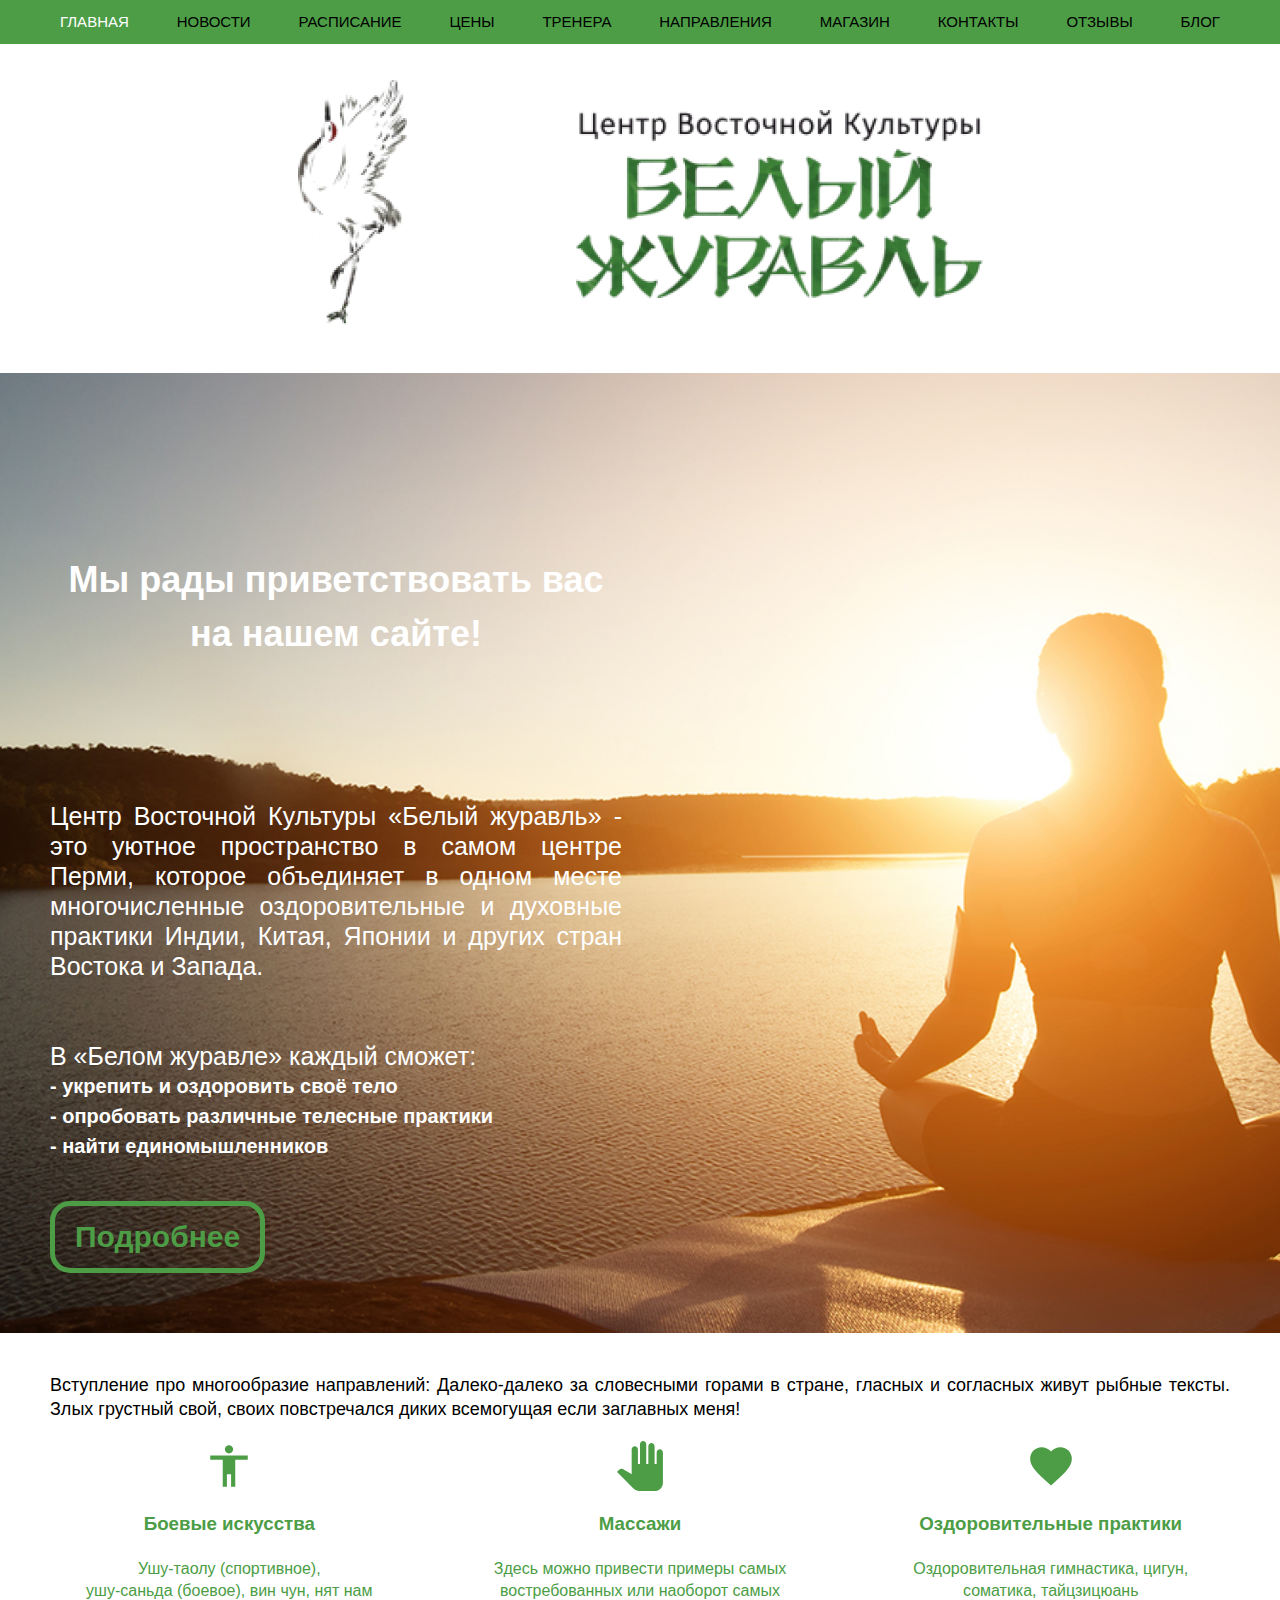
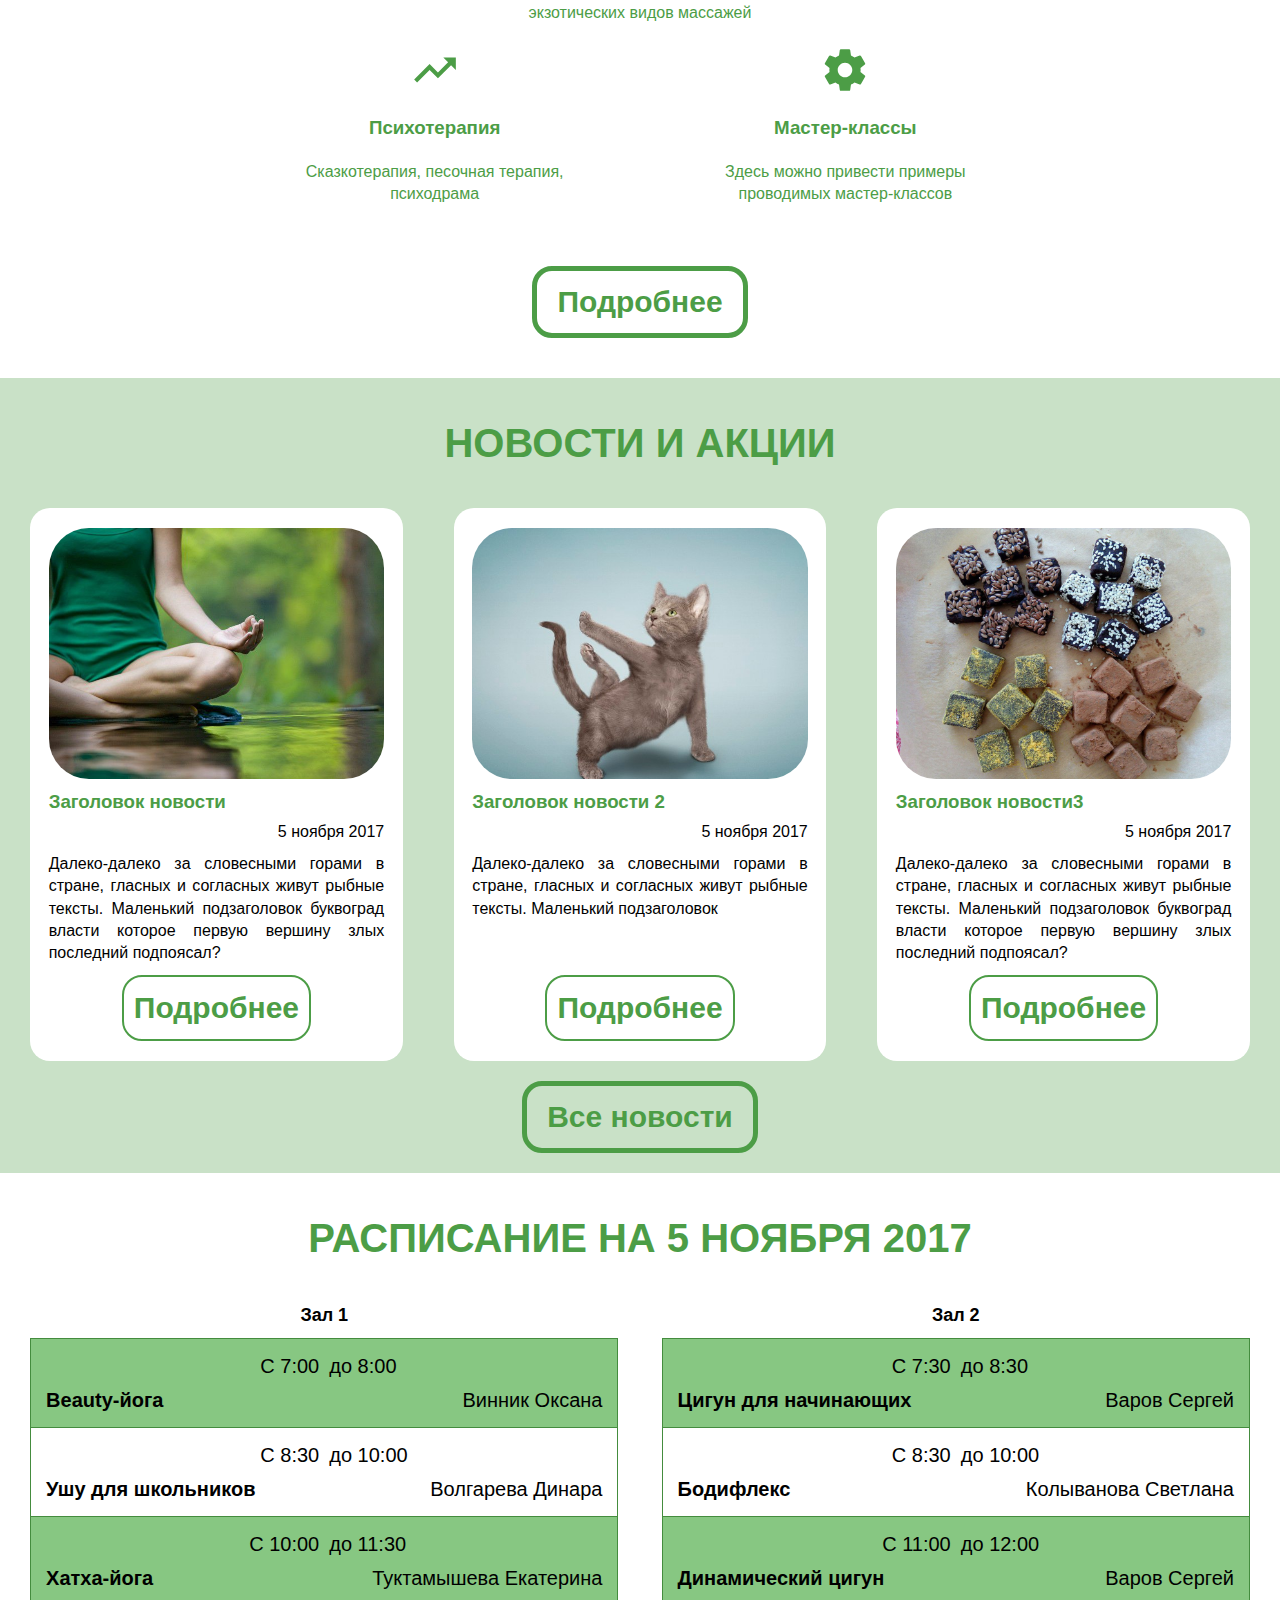
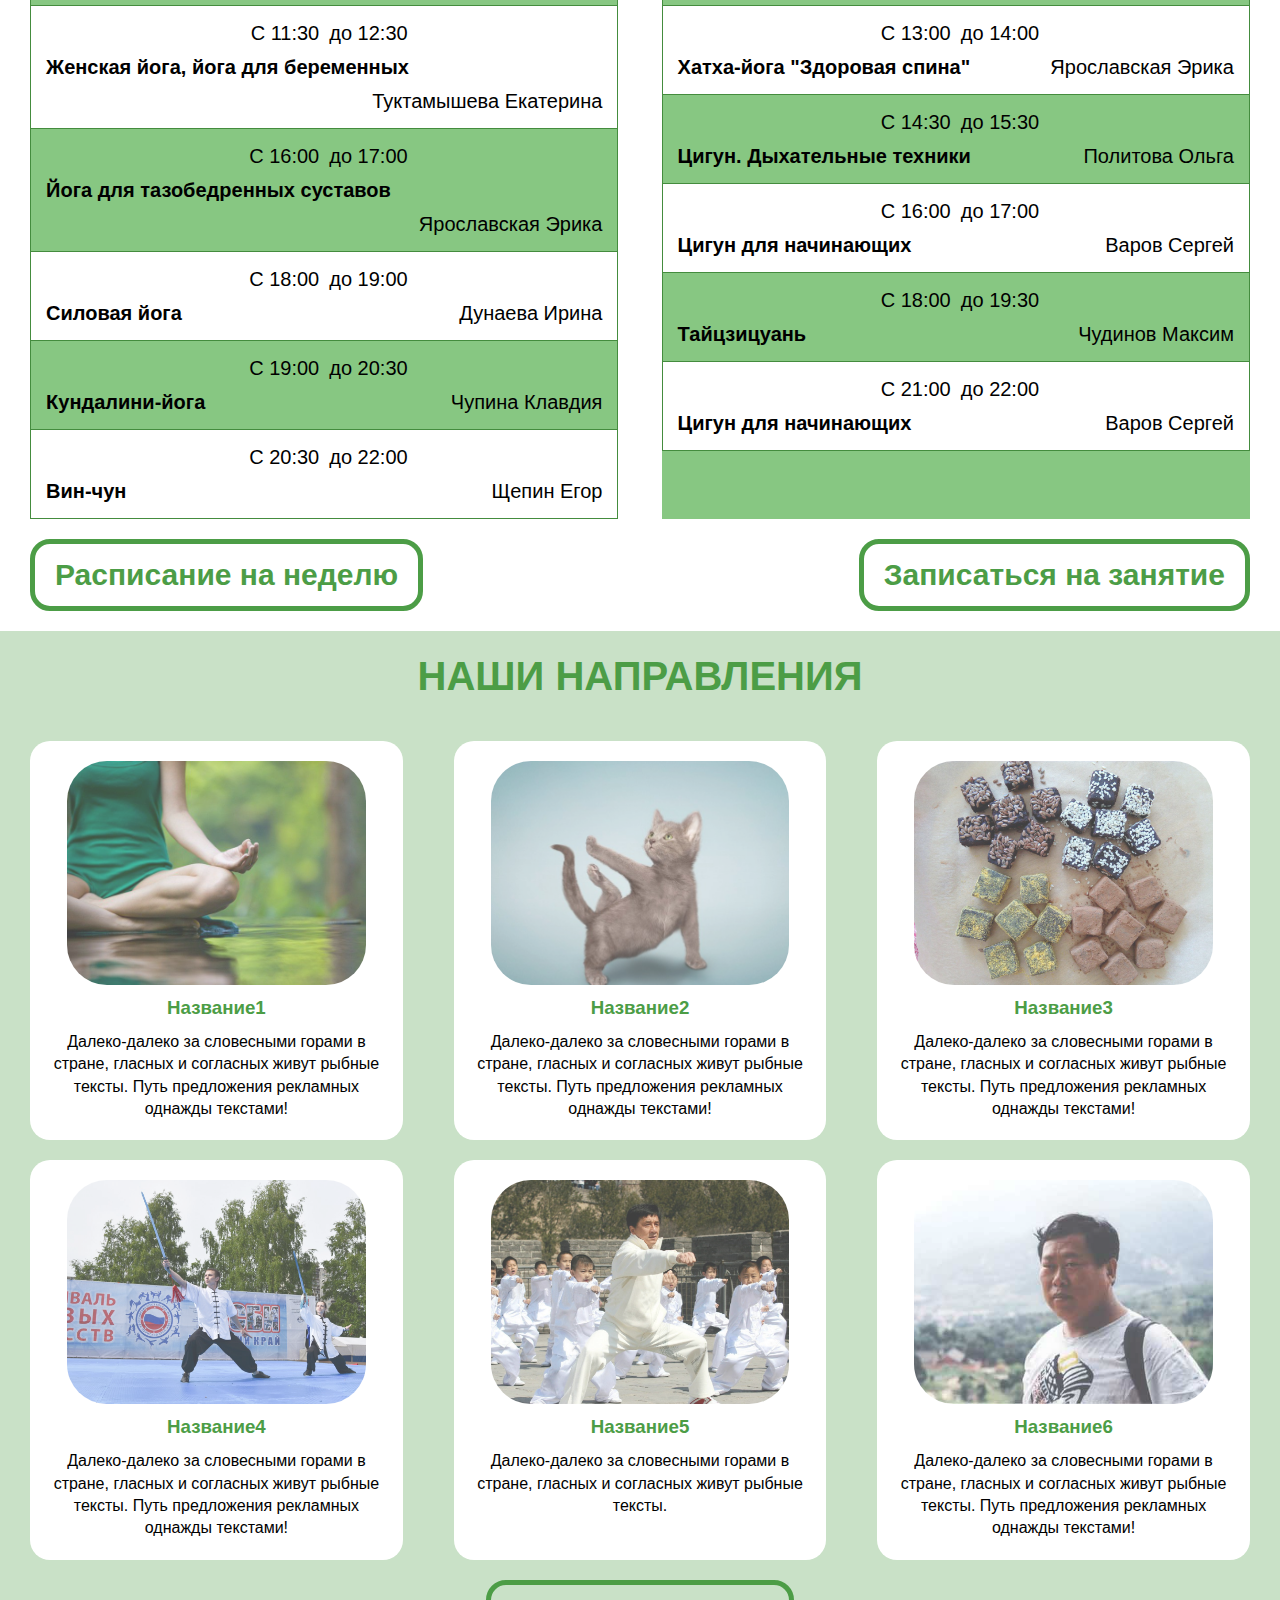
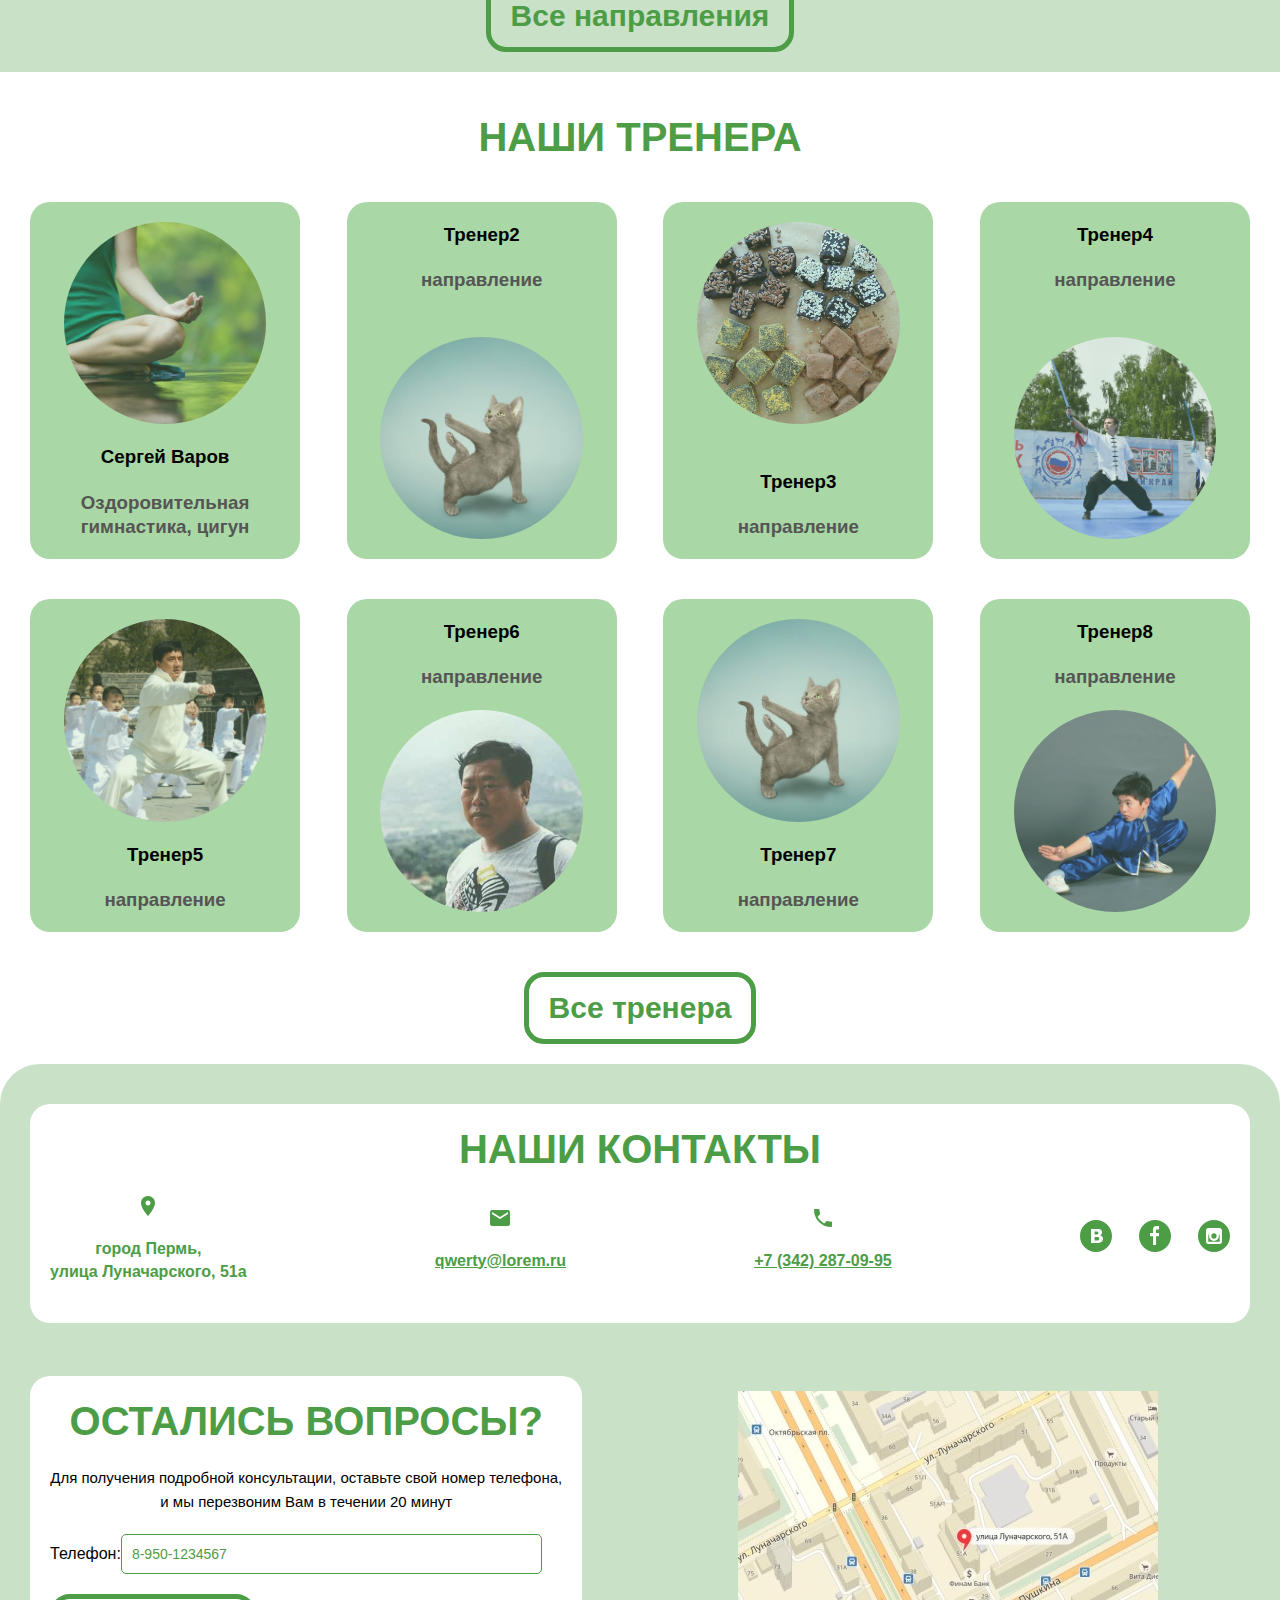
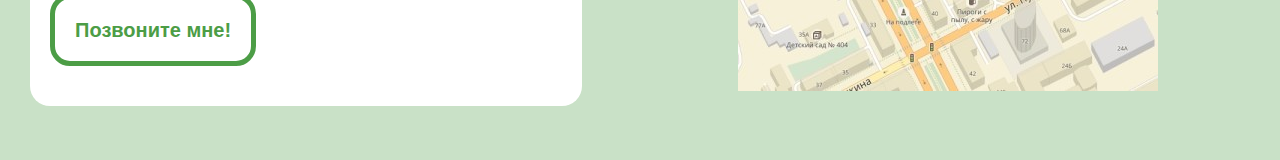
<file: white-crane/white-crane-11/index.html>
<!DOCTYPE html>
<html lang="ru">
<head>
  <meta charset="UTF-8">
  <meta http-equiv="x-ua-compatible" content="ie=edge">
  <meta name="viewport" content="width=device-width, initial-scale=1">
  <meta name="description" content="Краткое описание страницы менее 150 символов">
  <title>Белый Журавль: Главная</title>
  <link rel="stylesheet" href="css/style.css">
</head>
<body>
  <!-- <div class="debug">
            <div>
                <div>
                    <div></div>
                    <div></div>
                    <div></div>
                    <div></div>
                    <div></div>
                    <div></div>
                    <div></div>
                    <div></div>
                    <div></div>
                    <div></div>
                    <div></div>
                    <div></div>
                    <div></div>
                    <div></div>
                    <div></div>
                    <div></div>
                    <div></div>
                    <div></div>
                    <div></div>
                    <div></div>
                    <div></div>
                    <div></div>
                    <div></div>
                    <div></div>
                </div>
            </div>
        </div> -->
  <header class="page-header">
    <div class="page-header__wrapper">
      <h1 class="visually-hidden">Центр Восточной Культуры <strong>Белый Журавль</strong>, город Пермь</h1>
      <nav class="page-header__navigation main-nav main-nav--open main-nav--nojs">
        <button class="main-nav__toggle">
          <span class="visually-hidden">Меню</span>
          <svg class="main-nav__toggle-image main-nav__toggle-image--open" height="24" viewBox="0 0 24 24" width="24" xmlns="http://www.w3.org/2000/svg">
            <path d="M0 0h24v24H0z" fill="transparent"/>
            <path d="M3 18h18v-2H3v2zm0-5h18v-2H3v2zm0-7v2h18V6H3z" fill="currentColor"/>
          </svg>
          <svg class="main-nav__toggle-image main-nav__toggle-image--close" height="24" viewBox="0 0 24 24" width="24" xmlns="http://www.w3.org/2000/svg">
            <path d="M19 6.41L17.59 5 12 10.59 6.41 5 5 6.41 10.59 12 5 17.59 6.41 19 12 13.41 17.59 19 19 17.59 13.41 12z" fill="currentColor"/>
            <path d="M0 0h24v24H0z" fill="transparent"/>
          </svg>
        </button>
        <h2 class="visually-hidden">Главное меню</h2>
        <ul class="main-nav__list site-menu">
          <li class="site-menu__item site-menu__item">
            <a class="site-menu__link site-menu__link--current">Главная</a>
          </li>
          <li class="site-menu__item">
            <a class="site-menu__link" href="news.html">Новости</a>
          </li>
          <li class="site-menu__item">
            <a class="site-menu__link" href="schedule.html">Расписание</a>
          </li>
          <li class="site-menu__item">
            <a class="site-menu__link" href="prices.html">Цены</a>
          </li>
          <li class="site-menu__item">
            <a class="site-menu__link" href="coaches.html">Тренера</a>
          </li>
          <li class="site-menu__item">
            <a class="site-menu__link" href="types.html">Направления</a>
            <ul class="site-menu__secondary secondary">
              <li class="secondary__item">
                <a class="secondary__link" href="type-group.html">Боевые искусства</a>
              </li>
              <li class="secondary__item">
                <a class="secondary__link" href="#">Йога</a>
              </li>
              <li class="secondary__item">
                <a class="secondary__link" href="#">Оздоровительные практики</a>
              </li>
              <li class="secondary__item">
                <a class="secondary__link" href="#">Женские практики</a>
              </li>
              <li class="secondary__item">
                <a class="secondary__link" href="#">Психотерапия</a>
              </li>
              <li class="secondary__item">
                <a class="secondary__link" href="#">Массажи</a>
              </li>
            </ul>
          </li>
          <li class="site-menu__item">
            <a class="site-menu__link" href="shop.html">Магазин</a>
          </li>
          <li class="site-menu__item">
            <a class="site-menu__link" href="contacts.html">Контакты</a>
          </li>
          <li class="site-menu__item">
            <a class="site-menu__link" href="reviews.html">Отзывы</a>
          </li>
          <li class="site-menu__item">
            <a class="site-menu__link" href="blog.html">Блог</a>
          </li>
        </ul>
      </nav>
      <p class="page-header__logo logo">
        <a>
          <picture>
            <source media="(min-width: 960px)" srcset="img/white-crane-logo-1-desktop@2.png 2x, img/white-crane-logo-1-desktop.png 1x">
            <source media="(min-width: 660px)" srcset="img/white-crane-logo-1-tablet@2.png 2x, img/white-crane-logo-1-tablet.png 1x">
            <img class="logo__crane" src="img/white-crane-logo-1-mobile.png" alt="Логотип центра восточной культуры Белый Журавль" width="57" height="130" srcset="img/white-crane-logo-1-mobile@2.png 2x">
          </picture>
          <picture>
            <source media="(min-width: 960px)" srcset="img/white-crane-logo-2-desktop@2.png 1x, img/white-crane-logo-2-desktop.png 1x">
            <source media="(min-width: 660px)" srcset="img/white-crane-logo-2-tablet@2.png 2x, img/white-crane-logo-2-tablet.png 1x">
            <img class="logo__text" src="img/white-crane-logo-2-mobile.png" alt="Логотип центра восточной культуры Белый Журавль" width="239" height="110" srcset="img/white-crane-logo-2-mobile@2.png 2x">
          </picture>
        </a>
      </p>
    </div>
  </header>
  <main class="page-main">
    <section class="greeting">
      <div class="greeting__wrapper">
        <h2 class="greeting__title">Мы рады приветствовать вас <span>на нашем сайте!</span> </h2>
        <p class="greeting__text">Центр Восточной Культуры «Белый журавль» - это уютное пространство в самом центре Перми, которое объединяет в одном месте многочисленные оздоровительные и духовные практики Индии, Китая, Японии и других стран Востока и Запада.</p>
        <p class="greeting__list-intro">В «Белом журавле» каждый сможет:</p>
        <ul class="greeting__list">
          <li class="greeting__item">Укрепить и оздоровить своё тело</li>
          <li class="greeting__item">Опробовать различные телесные практики</li>
          <li class="greeting__item">Найти единомышленников</li>
        </ul>
        <a href="#" class="button greeting__link">Подробнее</a>
      </div>
    </section>
    <section class="about">
      <div class="about__wrapper">
        <h2 class="visually-hidden">О нас</h2>
        <p class="about__intro">Вступление про многообразие направлений: Далеко-далеко за словесными горами в стране, гласных и согласных живут рыбные тексты. Злых грустный свой, своих повстречался диких всемогущая если заглавных меня!</p>
        <ul class="about__list">
          <li class="about__item">
            <h3>Боевые искусства</h3>
            <p class="about__description"><span>Ушу-таолу (спортивное)</span>, <span>ушу-саньда (боевое)</span>, <span>вин чун</span>, <span>нят нам</span></p>
            <svg class="about__icon" height="24" viewBox="0 0 24 24" width="24" xmlns="http://www.w3.org/2000/svg">
              <path d="M0 0h24v24H0z" fill="transparent"/>
              <path d="M12 2c1.1 0 2 .9 2 2s-.9 2-2 2-2-.9-2-2 .9-2 2-2zm9 7h-6v13h-2v-6h-2v6H9V9H3V7h18v2z" fill="currentColor"/>
            </svg>
          </li>
          <li class="about__item">
            <h3>Массажи</h3>
            <p class="about__description">Здесь можно привести примеры самых востребованных или наоборот самых экзотических видов массажей</p>
            <svg class="about__icon" height="24" viewBox="0 0 24 24" width="24" xmlns="http://www.w3.org/2000/svg" xmlns:xlink="http://www.w3.org/1999/xlink">   <path d="M23 5.5V20c0 2.2-1.8 4-4 4h-7.3c-1.08 0-2.1-.43-2.85-1.19L1 14.83s1.26-1.23 1.3-1.25c.22-.19.49-.29.79-.29.22 0 .42.06.6.16.04.01 4.31 2.46 4.31 2.46V4c0-.83.67-1.5 1.5-1.5S11 3.17 11 4v7h1V1.5c0-.83.67-1.5 1.5-1.5S15 .67 15 1.5V11h1V2.5c0-.83.67-1.5 1.5-1.5s1.5.67 1.5 1.5V11h1V5.5c0-.83.67-1.5 1.5-1.5s1.5.67 1.5 1.5z" fill="currentColor"/>
            </svg>
          </li>
          <li class="about__item">
            <h3>Оздоровительные практики</h3>
            <p class="about__description">Оздоровительная гимнастика, цигун, соматика, тайцзицюань</p>
            <svg class="about__icon" height="24" viewBox="0 0 24 24" width="24" xmlns="http://www.w3.org/2000/svg">
              <path d="M0 0h24v24H0z" fill="transparent"/>
              <path d="M12 21.35l-1.45-1.32C5.4 15.36 2 12.28 2 8.5 2 5.42 4.42 3 7.5 3c1.74 0 3.41.81 4.5 2.09C13.09 3.81 14.76 3 16.5 3 19.58 3 22 5.42 22 8.5c0 3.78-3.4 6.86-8.55 11.54L12 21.35z" fill="currentColor"/>
            </svg>
          </li>
          <li class="about__item">
            <h3>Психотерапия</h3>
            <p class="about__description">Сказкотерапия, песочная терапия, психодрама</p>
            <svg class="about__icon" height="24" viewBox="0 0 24 24" width="24" xmlns="http://www.w3.org/2000/svg">
              <path d="M16 6l2.29 2.29-4.88 4.88-4-4L2 16.59 3.41 18l6-6 4 4 6.3-6.29L22 12V6z" fill="currentColor"/>
              <path d="M0 0h24v24H0z" fill="transparent"/>
            </svg>
          </li>
          <li class="about__item">
            <h3>Мастер-классы</h3>
            <p class="about__description">Здесь можно привести примеры проводимых мастер-классов</p>
            <svg class="about__icon" height="24" viewBox="0 0 24 24" width="24" xmlns="http://www.w3.org/2000/svg">
              <path d="M0 0h24v24H0z" fill="transparent"/>
              <path d="M19.43 12.98c.04-.32.07-.64.07-.98s-.03-.66-.07-.98l2.11-1.65c.19-.15.24-.42.12-.64l-2-3.46c-.12-.22-.39-.3-.61-.22l-2.49 1c-.52-.4-1.08-.73-1.69-.98l-.38-2.65C14.46 2.18 14.25 2 14 2h-4c-.25 0-.46.18-.49.42l-.38 2.65c-.61.25-1.17.59-1.69.98l-2.49-1c-.23-.09-.49 0-.61.22l-2 3.46c-.13.22-.07.49.12.64l2.11 1.65c-.04.32-.07.65-.07.98s.03.66.07.98l-2.11 1.65c-.19.15-.24.42-.12.64l2 3.46c.12.22.39.3.61.22l2.49-1c.52.4 1.08.73 1.69.98l.38 2.65c.03.24.24.42.49.42h4c.25 0 .46-.18.49-.42l.38-2.65c.61-.25 1.17-.59 1.69-.98l2.49 1c.23.09.49 0 .61-.22l2-3.46c.12-.22.07-.49-.12-.64l-2.11-1.65zM12 15.5c-1.93 0-3.5-1.57-3.5-3.5s1.57-3.5 3.5-3.5 3.5 1.57 3.5 3.5-1.57 3.5-3.5 3.5z" fill="currentColor"/>
            </svg>
          </li>
        </ul>
        <a href="#" class="button about__link">Подробнее</a>
      </div>
    </section>
    <section class="news">
      <div class="news__wrapper slider">
        <h2 class="title news__title">Новости и акции</h2>
        <ul class="news__list slider__list">
          <li class="news__item slider__item slider__item--current">
            <h3>Заголовок новости</h3>
            <p class="news__date">
              <time datetime="2017-11-05">5 ноября 2017</time>
            </p>
            <p class="news__text">Далеко-далеко за словесными горами в стране, гласных и согласных живут рыбные тексты. Маленький подзаголовок буквоград власти которое первую вершину злых последний подпоясал?</p>
            <div class="news__relation relation">
              <div class="relation__offset"></div>
              <p class="relation__content news__image">
                <img src="img/news1.jpg" alt="Новость 1" width="750" height="500">
              </p>
            </div>
            <a href="news-item.html" class="button news__link">Подробнее</a>
          </li>
          <li class="news__item slider__item">
            <h3>Заголовок новости 2</h3>
            <p class="news__date">
              <time datetime="2017-11-05">5 ноября 2017</time>
            </p>
            <p class="news__text">Далеко-далеко за словесными горами в стране, гласных и согласных живут рыбные тексты. Маленький подзаголовок </p>
            <div class="news__relation relation">
              <div class="relation__offset"></div>
              <p class="relation__content news__image">
                <img src="img/news2.jpg" alt="Новость 2" width="600" height="600">
              </p>
            </div>
            <a href="#" class="button news__link">Подробнее</a>
          </li>
          <li class="news__item slider__item">
            <h3>Заголовок новости3</h3>
            <p class="news__date">
              <time datetime="2017-11-05">5 ноября 2017</time>
            </p>
            <p class="news__text">Далеко-далеко за словесными горами в стране, гласных и согласных живут рыбные тексты. Маленький подзаголовок буквоград власти которое первую вершину злых последний подпоясал?</p>
            <div class="news__relation relation">
              <div class="relation__offset"></div>
              <p class="relation__content news__image">
                <img src="img/news3.jpg" alt="Новость 3" width="1040" height="780">
              </p>
            </div>
            <a href="#" class="button news__link">Подробнее</a>
          </li>
        </ul>
        <a class="button news__all" href="news.html">Все новости</a>
      </div>
    </section>
    <section class="schedule schedule--index">
      <div class="schedule__wrapper">
        <h2 class="title schedule__title">Расписание на <time datetime="2017-11-05">5 ноября 2017</time> </h2>
        <section class="schedule__day schedule__day--show">
          <table class="schedule__table">
            <caption>Зал 1</caption>
            <thead class="visually-hidden">
              <tr>
                <th>Начало занятия</th>
                <th>Окончание занятия</th>
                <th>Направление</th>
                <th>Тренер</th>
              </tr>
            </thead>
            <tbody>
              <tr class="schedule__item">
                <td>7:00</td>
                <td>8:00</td>
                <td>Beauty-йога</td>
                <td>Винник Оксана</td>
              </tr>
              <tr class="schedule__item">
                <td>8:30</td>
                <td>10:00</td>
                <td>Ушу для школьников</td>
                <td>Волгарева Динара</td>
              </tr>
              <tr class="schedule__item">
                <td>10:00</td>
                <td>11:30</td>
                <td>Хатха-йога</td>
                <td>Туктамышева Екатерина</td>
              </tr>
              <tr class="schedule__item">
                <td>11:30</td>
                <td>12:30</td>
                <td>Женская йога, йога для беременных</td>
                <td>Туктамышева Екатерина</td>
              </tr>
              <tr class="schedule__item">
                <td>16:00</td>
                <td>17:00</td>
                <td>Йога для тазобедренных суставов</td>
                <td>Ярославская Эрика</td>
              </tr>
              <tr class="schedule__item">
                <td>18:00</td>
                <td>19:00</td>
                <td>Силовая йога</td>
                <td>Дунаева Ирина</td>
              </tr>
              <tr class="schedule__item">
                <td>19:00</td>
                <td>20:30</td>
                <td>Кундалини-йога</td>
                <td>Чупина Клавдия</td>
              </tr>
              <tr class="schedule__item">
                <td>20:30</td>
                <td>22:00</td>
                <td>Вин-чун</td>
                <td>Щепин Егор</td>
              </tr>
            </tbody>
          </table>
          <table class="schedule__table">
            <caption>Зал 2</caption>
            <thead class="visually-hidden">
              <tr>
                <th>Начало занятия</th>
                <th>Окончание занятия</th>
                <th>Направление</th>
                <th>Тренер</th>
              </tr>
            </thead>
            <tbody>
              <tr class="schedule__item">
                <td>7:30</td>
                <td>8:30</td>
                <td>Цигун для начинающих</td>
                <td>Варов Сергей</td>
              </tr>
              <tr class="schedule__item">
                <td>8:30</td>
                <td>10:00</td>
                <td>Бодифлекс</td>
                <td>Колыванова Светлана</td>
              </tr>
              <tr class="schedule__item">
                <td>11:00</td>
                <td>12:00</td>
                <td>Динамический цигун</td>
                <td>Варов Сергей</td>
              </tr>
              <tr class="schedule__item">
                <td>13:00</td>
                <td>14:00</td>
                <td>Хатха-йога "Здоровая спина"</td>
                <td>Ярославская Эрика</td>
              </tr>
              <tr class="schedule__item">
                <td>14:30</td>
                <td>15:30</td>
                <td>Цигун. Дыхательные техники</td>
                <td>Политова Ольга</td>
              </tr>
              <tr class="schedule__item">
                <td>16:00</td>
                <td>17:00</td>
                <td>Цигун для начинающих</td>
                <td>Варов Сергей</td>
              </tr>
              <tr class="schedule__item">
                <td>18:00</td>
                <td>19:30</td>
                <td>Тайцзицуань</td>
                <td>Чудинов Максим</td>
              </tr>
              <tr class="schedule__item">
                <td>21:00</td>
                <td>22:00</td>
                <td>Цигун для начинающих</td>
                <td>Варов Сергей</td>
              </tr>
            </tbody>
          </table>
        </section>
        <a href="#" class="button schedule__link">Расписание на неделю</a>
        <button class="button button--signup schedule__signup schedule__signup--index" type="button">Записаться на занятие</button>
        <section class="modal modal--signup schedule__modal signup">
          <button class="signup__close" type="button">
            <span class="visually-hidden">Закрыть</span>
            <svg class="signup__close-icon" height="24" viewBox="0 0 24 24" width="24" xmlns="http://www.w3.org/2000/svg">
              <path d="M19 6.41L17.59 5 12 10.59 6.41 5 5 6.41 10.59 12 5 17.59 6.41 19 12 13.41 17.59 19 19 17.59 13.41 12z" fill="currentColor"/>
              <path d="M0 0h24v24H0z" fill="transparent"/>
            </svg>
          </button>
          <div class="signup__wrapper">
            <h3 class="visually-hidden">Запись на занятие</h3>
            <p class="signup__intro">Чтобы записаться на занятие, позвоните нам по номеру <a href="tel:+7(342)2870995">+7 (342) 287-09-95</a>, или заполните форму:</p>
            <form class="signup__form form" action="#" method="post">
              <fieldset class="form__fieldset">
                <legend>Ваши контактные данные</legend>
                <ul class="form__list">
                  <li class="form__item">
                    <label class="form__label" for="name">Ваше имя:</label>
                    <input class="form__input" type="text" name="name" id="name" placeholder="Иван" required>
                  </li>
                  <li class="form__item">
                    <label class="form__label" for="surname">Ваша фамилия:</label>
                    <input class="form__input" type="text" name="surname" id="surname" placeholder="Иванов" required>
                  </li>
                  <li class="form__item">
                    <label class="form__label" for="phone">Номер телефона:</label>
                    <input class="form__input" type="tel" name="phone" id="phone" placeholder="8-950-1234567" required>
                  </li>
                </ul>
              </fieldset>
              <fieldset class="form__fieldset">
                <legend>Информация о выбранном занятии</legend>
                <ul class="form__list">
                  <li class="form__item">
                    <label class="form__label" for="type">Занятие:</label>
                    <input class="form__input" type="text" name="type" id="type" placeholder="Цигун" required>
                  </li>
                  <li class="form__item">
                    <label class="form__label" for="date">Дата:</label>
                    <input class="form__input" type="date" name="date" id="date" value="2017-11-06" required>
                  </li>
                  <li class="form__item">
                    <label class="form__label" for="time">Время:</label>
                    <input class="form__input" type="time" name="time" id="time" value="08:30" required>
                  </li>
                </ul>
              </fieldset>
              <fieldset class="form__fieldset form__fieldset--comment">
                <legend>Комментарий</legend>
                <textarea class="form__comment" name="comment" id="comment" cols="30" rows="10" placeholder="Ваше сообщение"></textarea>
              </fieldset>
              <button class="button form__submit" type="submit">Записаться</button>
            </form>
          </div>
        </section>
      </div>
    </section>
    <section class="types">
      <div class="types__wrapper slider">
        <h2 class="title types__title">Наши направления</h2>
        <ul class="types__list slider__list">
          <li class="types__item slider__item slider__item--current">
            <a class="types__link" href="#">
              <h3 class="types__name">Название1</h3>
              <div class="types__relation relation">
                <div class="relation__offset"></div>
                <p class="relation__content types__image">
                  <img src="img/news1.jpg" alt="Направление 1" width="750" height="500">
                </p>
              </div>
            </a>
            <p class="types__description">Далеко-далеко за словесными горами в стране, гласных и согласных живут рыбные тексты. Путь предложения рекламных однажды текстами!</p>
            <a href="#" class="button types__details">Подробнее</a>
          </li>
          <li class="types__item slider__item">
            <a class="types__link" href="#">
              <h3 class="types__name">Название2</h3>
              <div class="types__relation relation">
                <div class="relation__offset"></div>
                <p class="relation__content types__image">
                  <img src="img/news2.jpg" alt="Направление 2" width="600" height="600">
                </p>
              </div>
            </a>
            <p class="types__description">Далеко-далеко за словесными горами в стране, гласных и согласных живут рыбные тексты. Путь предложения рекламных однажды текстами!</p>
            <a href="#" class="button types__details">Подробнее</a>
          </li>
          <li class="types__item slider__item">
            <a class="types__link" href="#">
              <h3 class="types__name">Название3</h3>
              <div class="types__relation relation">
                <div class="relation__offset"></div>
                <p class="relation__content types__image">
                  <img src="img/news3.jpg" alt="Направление 3" width="1040" height="780">
                </p>
              </div>
            </a>
            <p class="types__description">Далеко-далеко за словесными горами в стране, гласных и согласных живут рыбные тексты. Путь предложения рекламных однажды текстами!</p>
            <a href="#" class="button types__details">Подробнее</a>
          </li>
          <li class="types__item slider__item">
            <a class="types__link" href="#">
              <h3 class="types__name">Название4</h3>
              <div class="types__relation relation">
                <div class="relation__offset"></div>
                <p class="relation__content types__image">
                  <img src="img/news4.jpg" alt="Направление 4" width="1280" height="854">
                </p>
              </div>
            </a>
            <p class="types__description">Далеко-далеко за словесными горами в стране, гласных и согласных живут рыбные тексты. Путь предложения рекламных однажды текстами!</p>
            <a href="#" class="button types__details">Подробнее</a>
          </li>
          <li class="types__item slider__item">
            <a class="types__link" href="#">
              <h3 class="types__name">Название5</h3>
              <div class="types__relation relation">
                <div class="relation__offset"></div>
                <p class="relation__content types__image">
                  <img src="img/news5.jpg" alt="Направление 5" width="1280" height="853">
                </p>
              </div>
            </a>
            <p class="types__description">Далеко-далеко за словесными горами в стране, гласных и согласных живут рыбные тексты.</p>
            <a href="#" class="button types__details">Подробнее</a>
          </li>
          <li class="types__item slider__item">
            <a class="types__link" href="#">
              <h3 class="types__name">Название6</h3>
              <div class="types__relation relation">
                <div class="relation__offset"></div>
                <p class="relation__content types__image">
                  <img src="img/news6.jpg" alt="Направление 6" width="500" height="342">
                </p>
              </div>
            </a>
            <p class="types__description">Далеко-далеко за словесными горами в стране, гласных и согласных живут рыбные тексты. Путь предложения рекламных однажды текстами!</p>
            <a href="#" class="button types__details">Подробнее</a>
          </li>
        </ul>
        <a class="button types__all" href="types.html">Все направления</a>
      </div>
    </section>
    <section class="coaches">
      <div class="coaches__wrapper slider">
        <h2 class="title coaches__title">Наши тренера</h2>
        <ul class="coaches__list slider__list">
          <li class="coaches__item slider__item slider__item--current">
            <a class="coaches__link" href="#">
              <h3 class="coaches__name">Сергей Варов <span class="coaches__type">Оздоровительная гимнастика, цигун</span></h3>
              <div class="coaches__relation relation">
                <div class="relation__offset"></div>
                <p class="relation__content coaches__image">
                  <img src="img/news1.jpg" alt="Тренер 1" width="750" height="500">
                </p>
              </div>
            </a>
            <a href="#" class="button coaches__details">Подробнее</a>
          </li>
          <li class="coaches__item slider__item">
            <a class="coaches__link" href="#">
              <h3 class="coaches__name">Тренер2 <span class="coaches__type">направление</span></h3>
              <div class="coaches__relation relation">
                <div class="relation__offset"></div>
                <p class="relation__content coaches__image">
                  <img src="img/news2.jpg" alt="Тренер 2" width="600" height="600">
                </p>
              </div>
            </a>
            <a href="#" class="button coaches__details">Подробнее</a>
          </li>
          <li class="coaches__item slider__item">
            <a class="coaches__link" href="#">
              <h3 class="coaches__name">Тренер3 <span class="coaches__type">направление</span></h3>
              <div class="coaches__relation relation">
                <div class="relation__offset"></div>
                <p class="relation__content coaches__image">
                  <img src="img/news3.jpg" alt="Тренер 3" width="1040" height="780">
                </p>
              </div>
            </a>
            <a href="#" class="button coaches__details">Подробнее</a>
          </li>
          <li class="coaches__item slider__item">
            <a class="coaches__link" href="#">
              <h3 class="coaches__name">Тренер4 <span class="coaches__type">направление</span></h3>
              <div class="coaches__relation relation">
                <div class="relation__offset"></div>
                <p class="relation__content coaches__image">
                  <img src="img/news4.jpg" alt="Тренер 4" width="1280" height="854">
                </p>
              </div>
            </a>
            <a href="#" class="button coaches__details">Подробнее</a>
          </li>
          <li class="coaches__item slider__item">
            <a class="coaches__link" href="#">
              <h3 class="coaches__name">Тренер5 <span class="coaches__type">направление</span></h3>
              <div class="coaches__relation relation">
                <div class="relation__offset"></div>
                <p class="relation__content coaches__image">
                  <img src="img/news5.jpg" alt="Тренер 5" width="1280" height="853">
                </p>
              </div>
            </a>
            <a href="#" class="button coaches__details">Подробнее</a>
          </li>
          <li class="coaches__item slider__item">
            <a class="coaches__link" href="#">
              <h3 class="coaches__name">Тренер6 <span class="coaches__type">направление</span></h3>
              <div class="coaches__relation relation">
                <div class="relation__offset"></div>
                <p class="relation__content coaches__image">
                  <img src="img/news6.jpg" alt="Тренер 6" width="500" height="342">
                </p>
              </div>
            </a>
            <a href="#" class="button coaches__details">Подробнее</a>
          </li>
          <li class="coaches__item slider__item">
            <a class="coaches__link" href="#">
              <h3 class="coaches__name">Тренер7 <span class="coaches__type">направление</span></h3>
              <div class="coaches__relation relation">
                <div class="relation__offset"></div>
                <p class="relation__content coaches__image">
                  <img src="img/news2.jpg" alt="Тренер 7" width="600" height="600">
                </p>
              </div>
            </a>
            <a href="#" class="button coaches__details">Подробнее</a>
          </li>
          <li class="coaches__item slider__item">
            <a class="coaches__link" href="#">
              <h3 class="coaches__name">Тренер8 <span class="coaches__type">направление</span></h3>
              <div class="coaches__relation relation">
                <div class="relation__offset"></div>
                <p class="relation__content coaches__image">
                  <img src="img/news7.jpg" alt="Тренер 8" width="1280" height="873">
                </p>
              </div>
            </a>
            <a href="#" class="button coaches__details">Подробнее</a>
          </li>
        </ul>
        <a class="button coaches__all" href="coaches.html">Все тренера</a>
      </div>
    </section>
  </main>
  <footer class="page-footer">
    <div class="page-footer__wrapper">
      <div class="page-footer__row">
        <section class="page-footer__recall recall">
          <h2 class="title recall__title">Остались вопросы?</h2>
          <p class="recall__text">Для получения подробной консультации, оставьте свой номер телефона, и мы перезвоним Вам в течении 20 минут</p>
          <form class="recall__form form" action="#" method="post">
            <p>
              <label class="form__label" for="tel">Телефон:</label>
              <input class="form__input" type="tel" name="phone" id="tel" placeholder="8-950-1234567">
            </p>
            <button class="button form__submit" type="submit">Позвоните мне!</button>
          </form>
        </section>
        <section class="page-footer__contacts contacts">
          <h2 class="title contacts__title">Наши контакты</h2>
          <p class="contacts__address">
            <svg class="contacts__icon" height="24" viewBox="0 0 24 24" width="24" xmlns="http://www.w3.org/2000/svg">
              <path d="M12 2C8.13 2 5 5.13 5 9c0 5.25 7 13 7 13s7-7.75 7-13c0-3.87-3.13-7-7-7zm0 9.5c-1.38 0-2.5-1.12-2.5-2.5s1.12-2.5 2.5-2.5 2.5 1.12 2.5 2.5-1.12 2.5-2.5 2.5z" fill="currentColor"/>
              <path d="M0 0h24v24H0z" fill="transparent"/>
            </svg>
            <span class="visually-hidden">Приходите к нам по адресу:</span> город Пермь, <span class="nowrap">улица Луначарского, 51а</span>
          </p>
          <p class="contacts__email">
            <svg class="contacts__icon" height="24" viewBox="0 0 24 24" width="24" xmlns="http://www.w3.org/2000/svg">
              <path d="M20 4H4c-1.1 0-1.99.9-1.99 2L2 18c0 1.1.9 2 2 2h16c1.1 0 2-.9 2-2V6c0-1.1-.9-2-2-2zm0 4l-8 5-8-5V6l8 5 8-5v2z" fill="currentColor"/>
              <path d="M0 0h24v24H0z" fill="transparent"/>
            </svg>
            <span class="visually-hidden">Пишите нам на почту</span>
            <a href="mailto:qwerty@lorem.ru">qwerty@lorem.ru</a>
          </p>
          <p class="contacts__phone">
            <svg class="contacts__icon" height="24" viewBox="0 0 24 24" width="24" xmlns="http://www.w3.org/2000/svg">
              <path d="M0 0h24v24H0z" fill="transparent"/>
              <path d="M6.62 10.79c1.44 2.83 3.76 5.14 6.59 6.59l2.2-2.2c.27-.27.67-.36 1.02-.24 1.12.37 2.33.57 3.57.57.55 0 1 .45 1 1V20c0 .55-.45 1-1 1-9.39 0-17-7.61-17-17 0-.55.45-1 1-1h3.5c.55 0 1 .45 1 1 0 1.25.2 2.45.57 3.57.11.35.03.74-.25 1.02l-2.2 2.2z" fill="currentColor"/>
            </svg>
            <span class="visually-hidden">Звоните нам по номеру</span>
            <a href="tel:+7(342)2870995">+7 (342) 287-09-95</a>
          </p>
          <div class="contacts__social social">
            <p class="social__text visually-hidden">Ищите нас в социальных сетях:</p>
            <ul class="social__list">
              <li class="social__item">
                <a class="social__link" href="https://vk.com/permcrane">
                  <span class="visually-hidden">Вконтакте</span>
                  <svg xmlns="http://www.w3.org/2000/svg" width="32" height="32" viewBox="0 0 32 32">
                    <g>
                      <path d="M16.637 14.495c.402-.019.719-.082.951-.188.326-.145.54-.33.641-.559.101-.229.15-.496.15-.797 0-.232-.058-.465-.174-.697-.116-.232-.322-.405-.617-.517-.264-.1-.592-.155-.984-.165a76.242 76.242 0 0 0-1.652-.014h-.339v2.965h.565c.571 0 1.057-.009 1.459-.028zM18.118 17.084c-.282-.081-.672-.125-1.166-.132a127.97 127.97 0 0 0-1.55-.009h-.79v3.493h.264c1.014 0 1.74-.003 2.18-.009a3.2 3.2 0 0 0 1.212-.245c.377-.157.633-.364.774-.625s.214-.562.214-.9c0-.446-.088-.788-.261-1.03-.17-.241-.464-.423-.877-.543z" fill="currentColor"/>   <path d="M16 0C7.164 0 0 7.164 0 16c0 8.837 7.164 16 16 16 8.837 0 16-7.163 16-16 0-8.836-7.163-16-16-16zm6.602 20.531a3.73 3.73 0 0 1-1.124 1.327c-.552.415-1.161.71-1.823.886s-1.501.264-2.519.264h-6.121V8.987h5.443c1.13 0 1.957.038 2.48.113a5.126 5.126 0 0 1 1.561.5c.533.27.929.632 1.189 1.087.26.455.392.975.392 1.558 0 .678-.179 1.278-.536 1.795-.358.518-.863.92-1.517 1.208v.075c.917.182 1.642.559 2.179 1.13.537.571.807 1.325.807 2.261 0 .678-.138 1.283-.411 1.817z" fill="currentColor"/>
                    </g>
                  </svg>
                </a>
              </li>
              <li class="social__item">
                <a class="social__link" href="#">
                  <span class="visually-hidden">Facebook</span>
                  <svg version="1.1" id="Layer_1" xmlns="http://www.w3.org/2000/svg" xmlns:xlink="http://www.w3.org/1999/xlink" x="0px" y="0px" width="32px" height="32px" viewBox="0 0 32 32" enable-background="new 0 0 32 32" xml:space="preserve">
                    <path fill="currentColor" d="M16,0C7.164,0,0,7.163,0,16s7.164,16,16,16c8.837,0,16-7.164,16-16S24.837,0,16,0z M20.062,9.455h-3.021	v3.444h3.021v3.445h-3.021v8.61h-3.021v-8.61H11v-3.445h3.021V9.455c0-1.902,1.353-3.445,3.021-3.445h3.021V9.455z"/>
                  </svg>
                </a>
              </li>
              <li class="social__item">
                <a class="social__link" href="#">
                  <span class="visually-hidden">Instagram</span>
                  <svg version="1.1" id="Layer_1" xmlns="http://www.w3.org/2000/svg" xmlns:xlink="http://www.w3.org/1999/xlink" x="0px" y="0px" width="32px" height="32px" viewBox="0 0 32 32" enable-background="new 0 0 32 32" xml:space="preserve">
                    <g>
                      <path fill="currentColor" d="M20.916,16c0,2.728-2.211,4.938-4.938,4.938S11.039,18.728,11.039,16c0-0.394,0.051-0.773,0.138-1.14 h-0.897v6.838h11.396V14.86h-0.897C20.865,15.227,20.916,15.606,20.916,16z"/>
                      <path fill="currentColor" d="M15.978,18.659c1.466,0,2.659-1.193,2.659-2.659s-1.193-2.659-2.659-2.659 c-1.466,0-2.659,1.193-2.659,2.659S14.511,18.659,15.978,18.659z"/>
                      <rect x="18.637" y="10.302" fill="#FFFFFF" width="3.039" height="3.039"/>
                      <path fill="currentColor" d="M16,0C7.164,0,0,7.164,0,16c0,8.837,7.164,16,16,16c8.837,0,16-7.163,16-16C32,7.164,24.837,0,16,0z M23.955,21.698c0,1.254-1.025,2.279-2.279,2.279H10.279C9.026,23.978,8,22.952,8,21.698V10.302c0-1.253,1.026-2.279,2.279-2.279 h11.396c1.254,0,2.279,1.026,2.279,2.279V21.698z"/
                    </g>
                  </svg>
                </a>
              </li>
            </ul>
          </div>
        </section>
        <section class="page-footer__map map">
        <h2 class="title map__title visually-hidden">Мы на карте Перми</h2>
        <p class="map__iframe">
          <iframe src="https://yandex.ru/map-widget/v1/-/CBayMDxR~A"></iframe>
        </p>
            </section>
      </div>
    </div>
  </footer>
  <script src="https://ajax.googleapis.com/ajax/libs/jquery/3.2.1/jquery.min.js"></script>
  <script src="js/main.js"></script>
  <!-- <script src="js/schedule.js"></script> -->
</body>
</html>
</file>
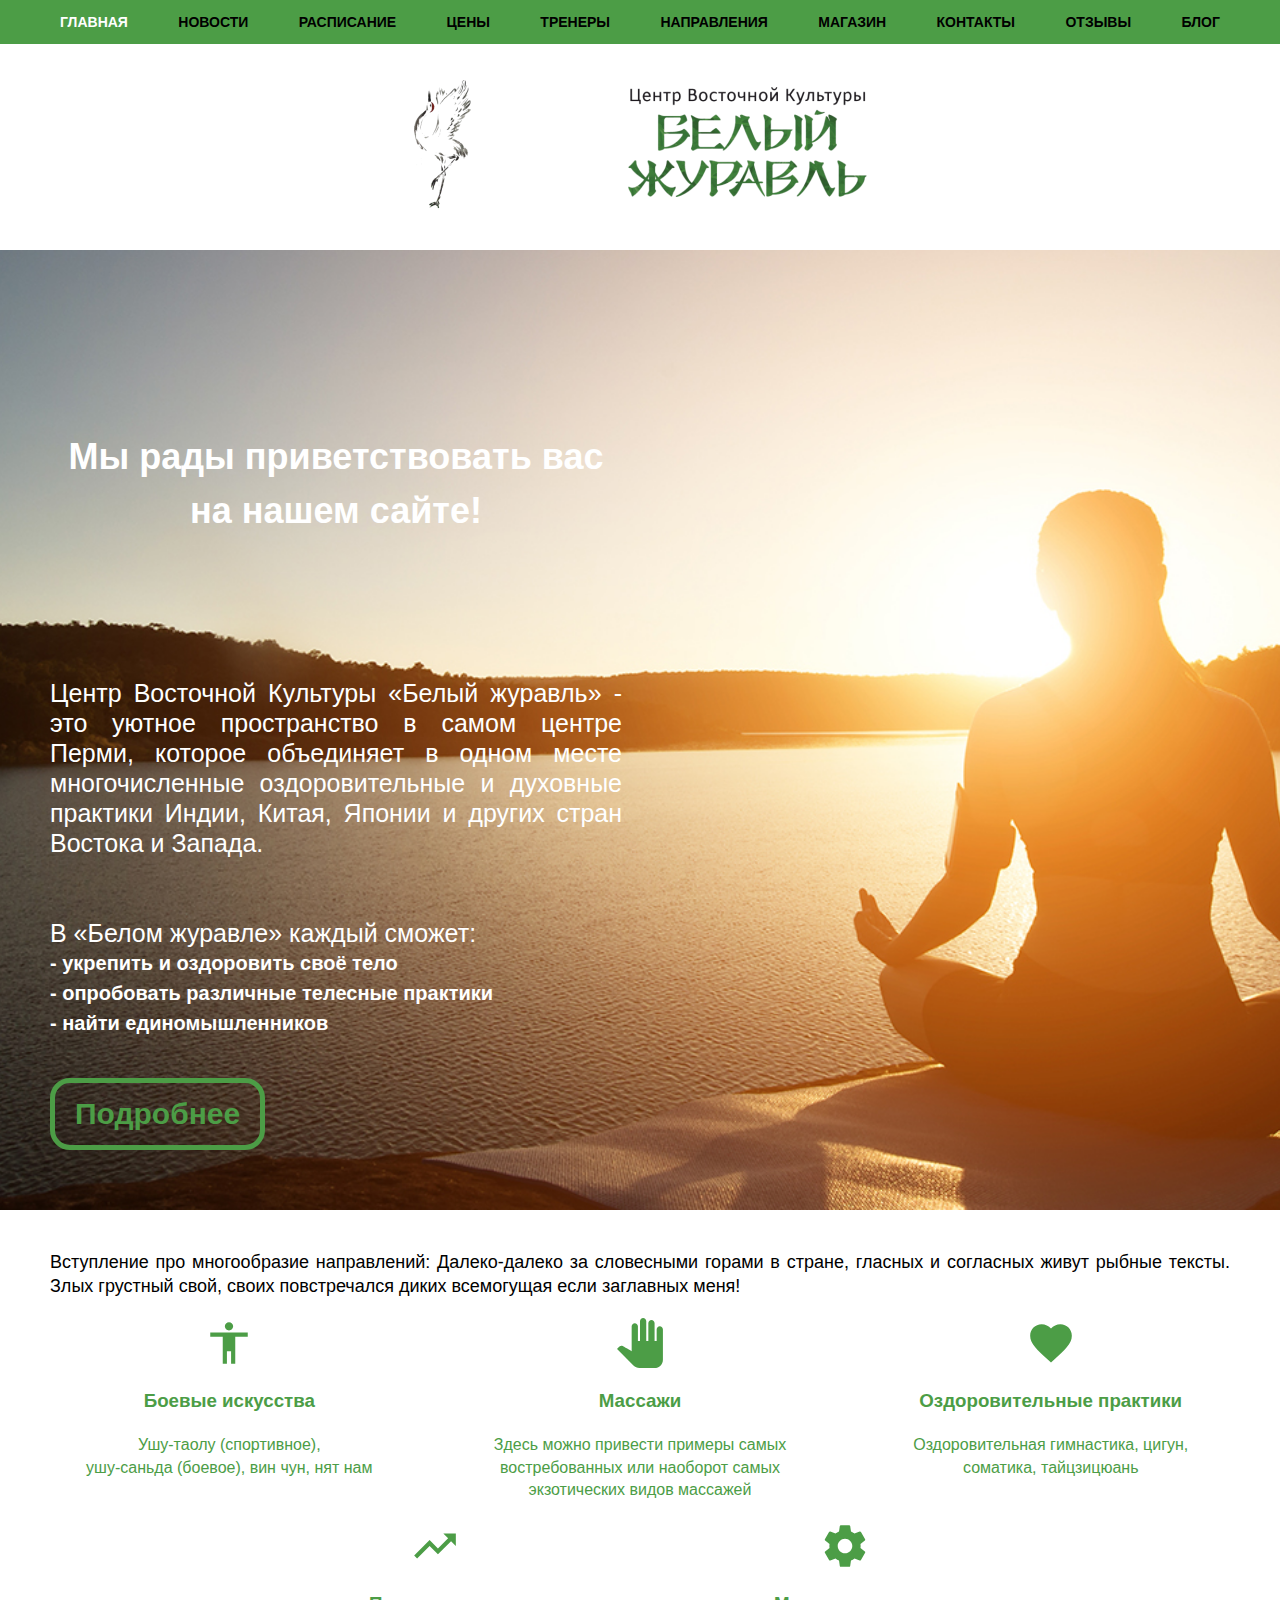
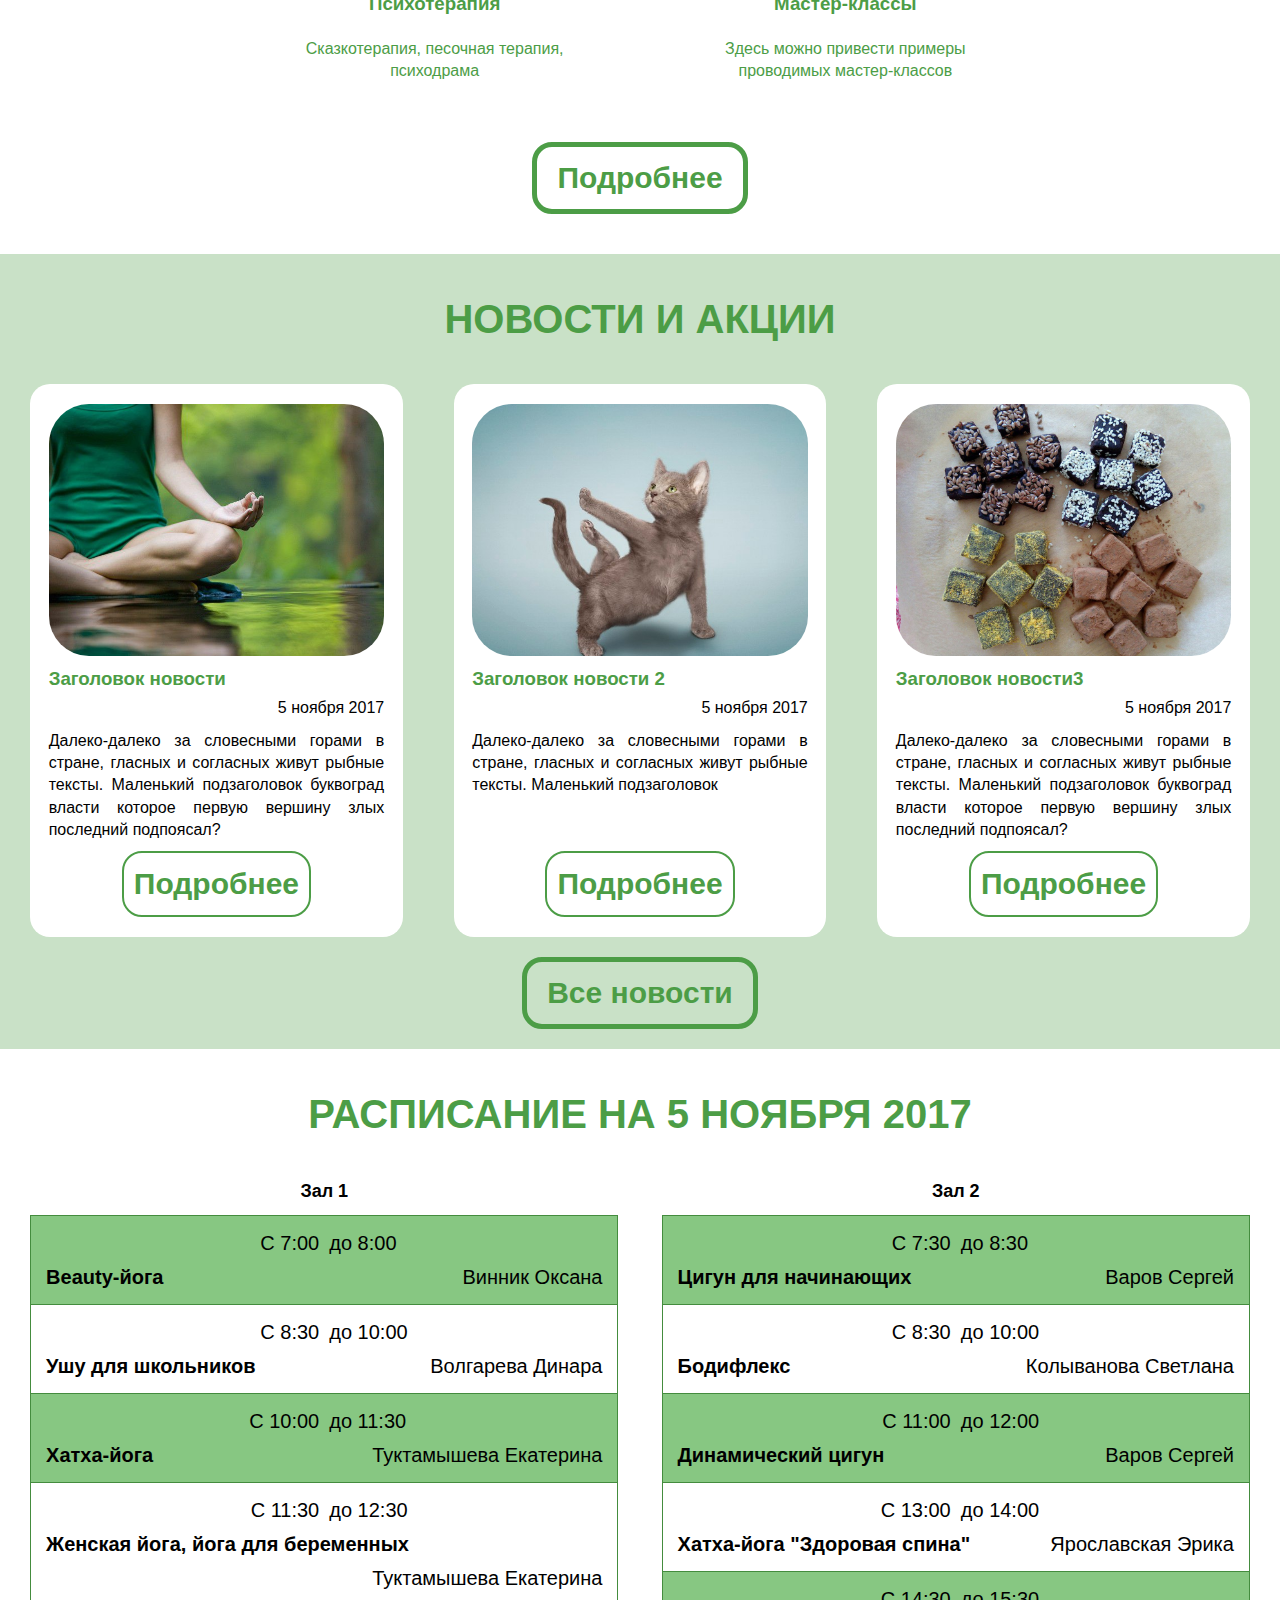
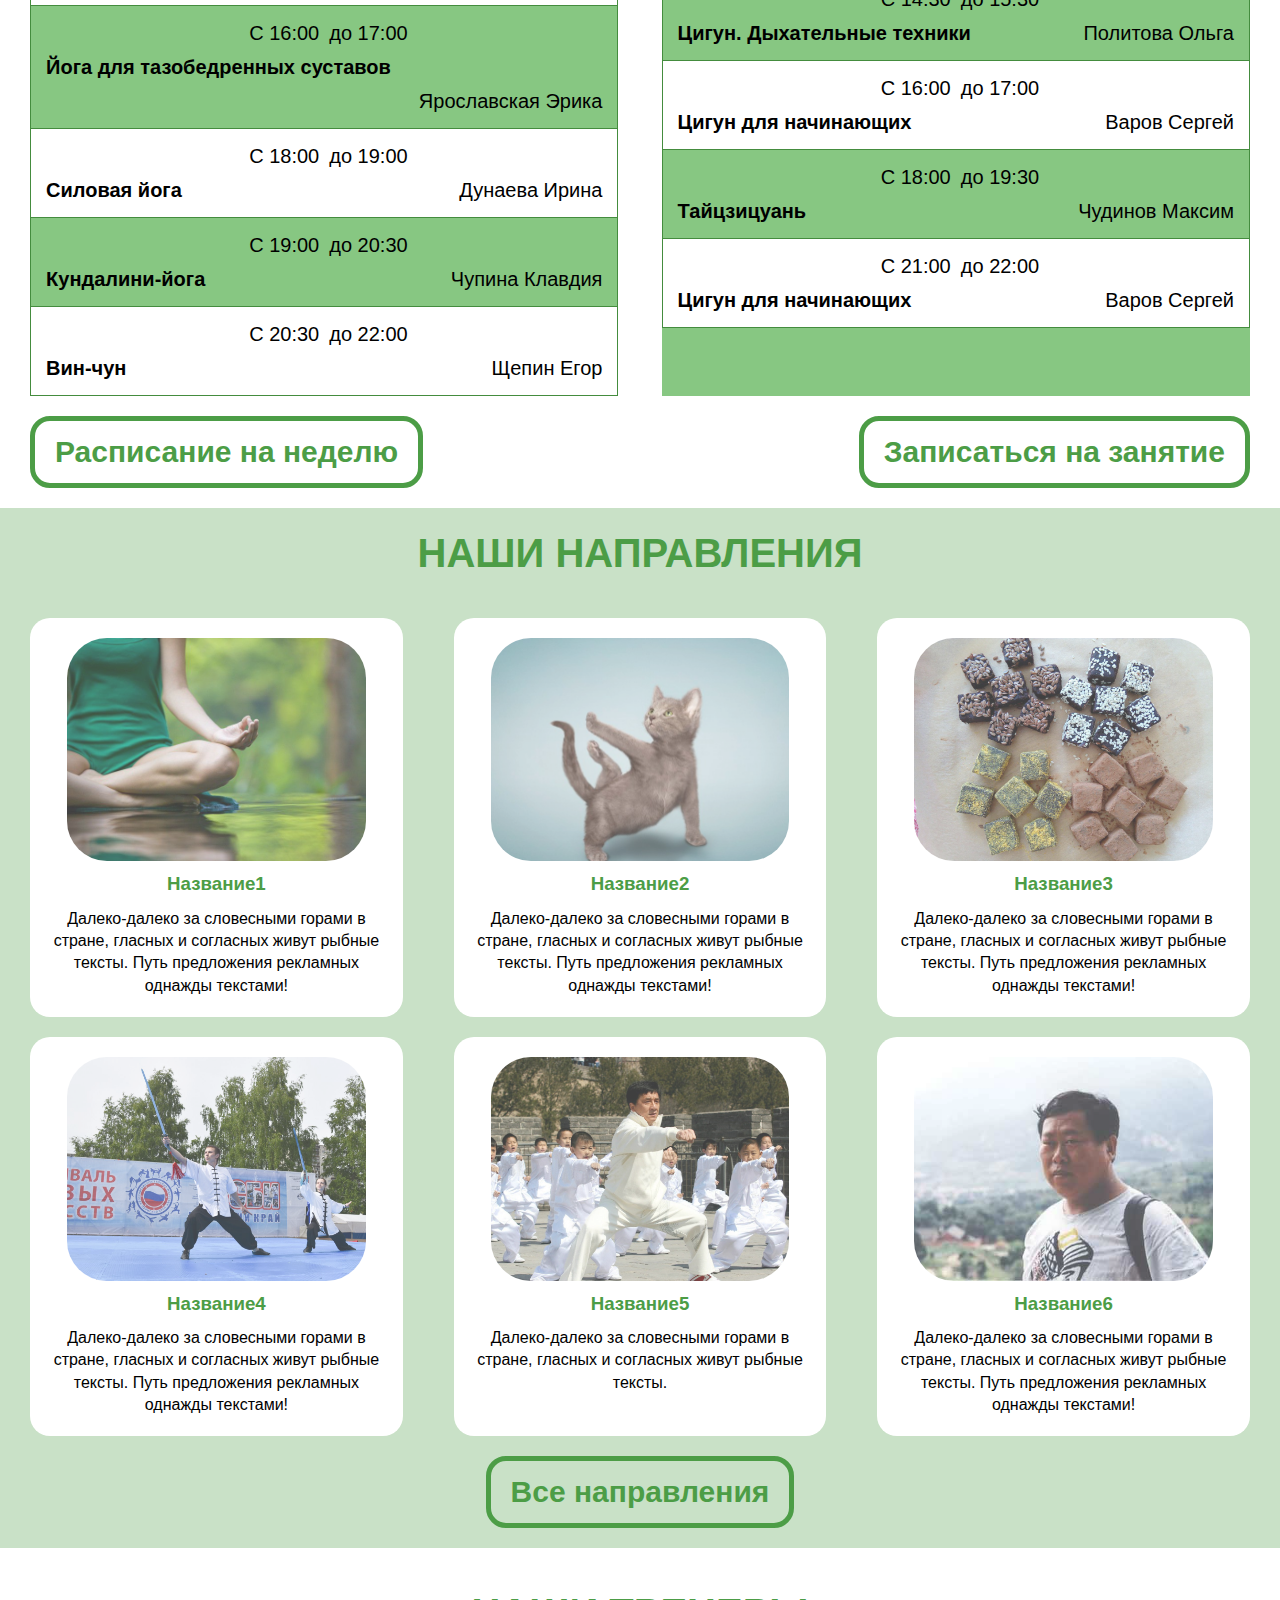
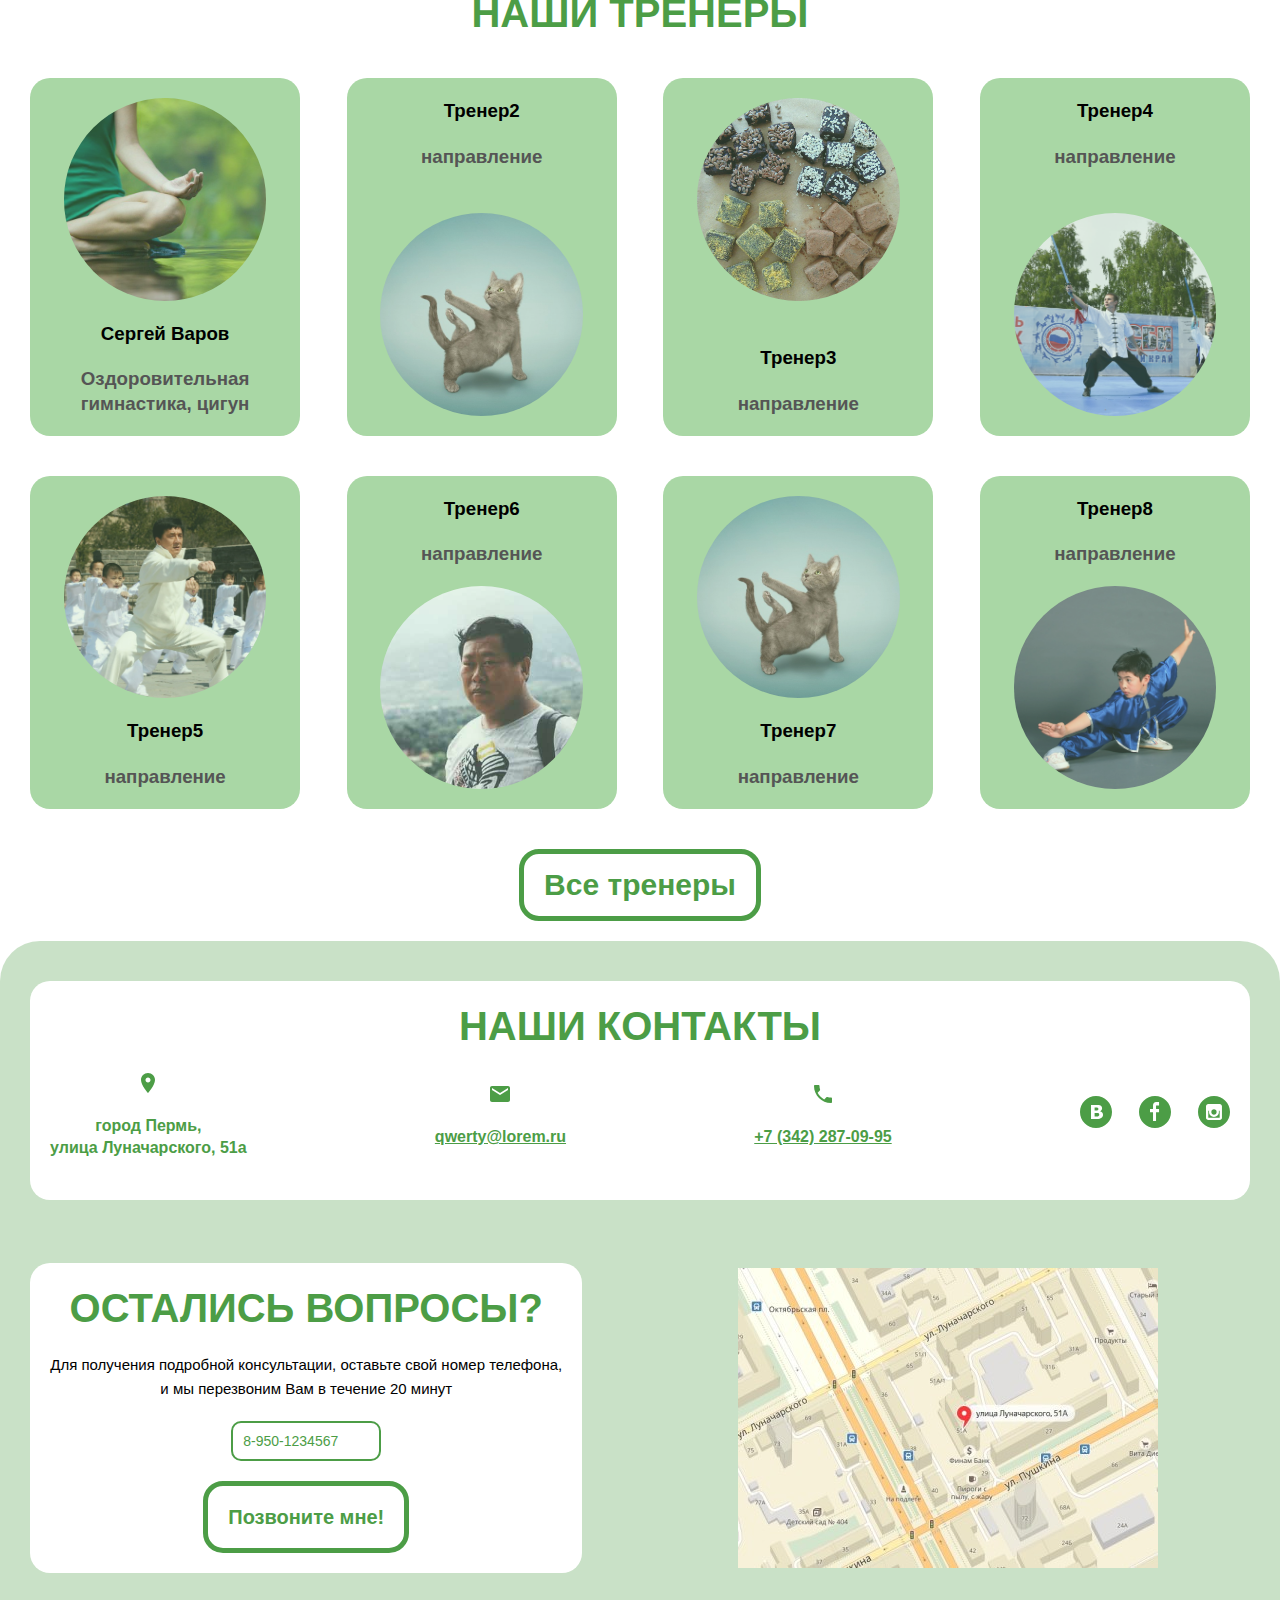
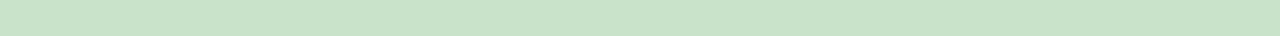
<file: white-crane/white-crane-12/index.html>
<!DOCTYPE html>
<html lang="ru">
<head>
  <meta charset="UTF-8">
  <meta http-equiv="x-ua-compatible" content="ie=edge">
  <meta name="viewport" content="width=device-width, initial-scale=1">
  <meta name="description" content="Краткое описание страницы менее 150 символов">
  <title>Белый Журавль: Главная</title>
  <link rel="stylesheet" href="css/style.css">
</head>
<body>
  <!-- <div class="debug">
            <div>
                <div>
                    <div></div>
                    <div></div>
                    <div></div>
                    <div></div>
                    <div></div>
                    <div></div>
                    <div></div>
                    <div></div>
                    <div></div>
                    <div></div>
                    <div></div>
                    <div></div>
                    <div></div>
                    <div></div>
                    <div></div>
                    <div></div>
                    <div></div>
                    <div></div>
                    <div></div>
                    <div></div>
                    <div></div>
                    <div></div>
                    <div></div>
                    <div></div>
                </div>
            </div>
        </div> -->
  <header class="page-header">
    <div class="page-header__wrapper">
      <h1 class="visually-hidden">Центр Восточной Культуры <strong>Белый Журавль</strong>, город Пермь</h1>
      <nav class="page-header__navigation main-nav main-nav--open main-nav--nojs">
        <button class="main-nav__toggle">
          <span class="visually-hidden">Меню</span>
          <svg class="main-nav__toggle-image main-nav__toggle-image--open" height="24" viewBox="0 0 24 24" width="24" xmlns="http://www.w3.org/2000/svg">
            <path d="M0 0h24v24H0z" fill="transparent"/>
            <path d="M3 18h18v-2H3v2zm0-5h18v-2H3v2zm0-7v2h18V6H3z" fill="currentColor"/>
          </svg>
          <svg class="main-nav__toggle-image main-nav__toggle-image--close" height="24" viewBox="0 0 24 24" width="24" xmlns="http://www.w3.org/2000/svg">
            <path d="M19 6.41L17.59 5 12 10.59 6.41 5 5 6.41 10.59 12 5 17.59 6.41 19 12 13.41 17.59 19 19 17.59 13.41 12z" fill="currentColor"/>
            <path d="M0 0h24v24H0z" fill="transparent"/>
          </svg>
        </button>
        <h2 class="visually-hidden">Главное меню</h2>
        <ul class="main-nav__list site-menu">
          <li class="site-menu__item site-menu__item">
            <a class="site-menu__link site-menu__link--current">Главная</a>
          </li>
          <li class="site-menu__item">
            <a class="site-menu__link" href="news.html">Новости</a>
          </li>
          <li class="site-menu__item">
            <a class="site-menu__link" href="schedule.html">Расписание</a>
          </li>
          <li class="site-menu__item">
            <a class="site-menu__link" href="prices.html">Цены</a>
          </li>
          <li class="site-menu__item">
            <a class="site-menu__link" href="coaches.html">Тренеры</a>
          </li>
          <li class="site-menu__item">
            <a class="site-menu__link" href="types.html">Направления</a>
            <ul class="site-menu__secondary secondary">
              <li class="secondary__item">
                <a class="secondary__link" href="type-group.html">Боевые искусства</a>
              </li>
              <li class="secondary__item">
                <a class="secondary__link" href="#">Йога</a>
              </li>
              <li class="secondary__item">
                <a class="secondary__link" href="#">Оздоровительные практики</a>
              </li>
              <li class="secondary__item">
                <a class="secondary__link" href="#">Женские практики</a>
              </li>
              <li class="secondary__item">
                <a class="secondary__link" href="#">Психотерапия</a>
              </li>
              <li class="secondary__item">
                <a class="secondary__link" href="#">Массажи</a>
              </li>
            </ul>
          </li>
          <li class="site-menu__item">
            <a class="site-menu__link" href="shop.html">Магазин</a>
          </li>
          <li class="site-menu__item">
            <a class="site-menu__link" href="contacts.html">Контакты</a>
          </li>
          <li class="site-menu__item">
            <a class="site-menu__link" href="reviews.html">Отзывы</a>
          </li>
          <li class="site-menu__item">
            <a class="site-menu__link" href="blog.html">Блог</a>
          </li>
        </ul>
      </nav>
      <p class="page-header__logo logo">
        <a>
          <img class="logo__crane" src="img/white-crane-logo-1.png" alt="Логотип центра восточной культуры Белый Журавль" width="57" height="130">
          <picture>
            <img class="logo__text" src="img/white-crane-logo-2.png" alt="Логотип центра восточной культуры Белый Журавль" width="239" height="110">
          </picture>
        </a>
      </p>
    </div>
  </header>
  <main class="page-main">
    <section class="greeting">
      <div class="greeting__wrapper">
        <h2 class="greeting__title">Мы рады приветствовать вас <span>на нашем сайте!</span> </h2>
        <p class="greeting__text">Центр Восточной Культуры «Белый журавль» - это уютное пространство в самом центре Перми, которое объединяет в одном месте многочисленные оздоровительные и духовные практики Индии, Китая, Японии и других стран Востока и Запада.</p>
        <p class="greeting__list-intro">В «Белом журавле» каждый сможет:</p>
        <ul class="greeting__list">
          <li class="greeting__item">Укрепить и оздоровить своё тело</li>
          <li class="greeting__item">Опробовать различные телесные практики</li>
          <li class="greeting__item">Найти единомышленников</li>
        </ul>
        <a href="#" class="button greeting__link">Подробнее</a>
      </div>
    </section>
    <section class="about">
      <div class="about__wrapper">
        <h2 class="visually-hidden">О нас</h2>
        <p class="about__intro">Вступление про многообразие направлений: Далеко-далеко за словесными горами в стране, гласных и согласных живут рыбные тексты. Злых грустный свой, своих повстречался диких всемогущая если заглавных меня!</p>
        <ul class="about__list">
          <li class="about__item">
            <h3>Боевые искусства</h3>
            <p class="about__description"><span>Ушу-таолу (спортивное)</span>, <span>ушу-саньда (боевое)</span>, <span>вин чун</span>, <span>нят нам</span></p>
            <svg class="about__icon" height="24" viewBox="0 0 24 24" width="24" xmlns="http://www.w3.org/2000/svg">
              <path d="M0 0h24v24H0z" fill="transparent"/>
              <path d="M12 2c1.1 0 2 .9 2 2s-.9 2-2 2-2-.9-2-2 .9-2 2-2zm9 7h-6v13h-2v-6h-2v6H9V9H3V7h18v2z" fill="currentColor"/>
            </svg>
          </li>
          <li class="about__item">
            <h3>Массажи</h3>
            <p class="about__description">Здесь можно привести примеры самых востребованных или наоборот самых экзотических видов массажей</p>
            <svg class="about__icon" height="24" viewBox="0 0 24 24" width="24" xmlns="http://www.w3.org/2000/svg" xmlns:xlink="http://www.w3.org/1999/xlink">   <path d="M23 5.5V20c0 2.2-1.8 4-4 4h-7.3c-1.08 0-2.1-.43-2.85-1.19L1 14.83s1.26-1.23 1.3-1.25c.22-.19.49-.29.79-.29.22 0 .42.06.6.16.04.01 4.31 2.46 4.31 2.46V4c0-.83.67-1.5 1.5-1.5S11 3.17 11 4v7h1V1.5c0-.83.67-1.5 1.5-1.5S15 .67 15 1.5V11h1V2.5c0-.83.67-1.5 1.5-1.5s1.5.67 1.5 1.5V11h1V5.5c0-.83.67-1.5 1.5-1.5s1.5.67 1.5 1.5z" fill="currentColor"/>
            </svg>
          </li>
          <li class="about__item">
            <h3>Оздоровительные практики</h3>
            <p class="about__description">Оздоровительная гимнастика, цигун, соматика, тайцзицюань</p>
            <svg class="about__icon" height="24" viewBox="0 0 24 24" width="24" xmlns="http://www.w3.org/2000/svg">
              <path d="M0 0h24v24H0z" fill="transparent"/>
              <path d="M12 21.35l-1.45-1.32C5.4 15.36 2 12.28 2 8.5 2 5.42 4.42 3 7.5 3c1.74 0 3.41.81 4.5 2.09C13.09 3.81 14.76 3 16.5 3 19.58 3 22 5.42 22 8.5c0 3.78-3.4 6.86-8.55 11.54L12 21.35z" fill="currentColor"/>
            </svg>
          </li>
          <li class="about__item">
            <h3>Психотерапия</h3>
            <p class="about__description">Сказкотерапия, песочная терапия, психодрама</p>
            <svg class="about__icon" height="24" viewBox="0 0 24 24" width="24" xmlns="http://www.w3.org/2000/svg">
              <path d="M16 6l2.29 2.29-4.88 4.88-4-4L2 16.59 3.41 18l6-6 4 4 6.3-6.29L22 12V6z" fill="currentColor"/>
              <path d="M0 0h24v24H0z" fill="transparent"/>
            </svg>
          </li>
          <li class="about__item">
            <h3>Мастер-классы</h3>
            <p class="about__description">Здесь можно привести примеры проводимых мастер-классов</p>
            <svg class="about__icon" height="24" viewBox="0 0 24 24" width="24" xmlns="http://www.w3.org/2000/svg">
              <path d="M0 0h24v24H0z" fill="transparent"/>
              <path d="M19.43 12.98c.04-.32.07-.64.07-.98s-.03-.66-.07-.98l2.11-1.65c.19-.15.24-.42.12-.64l-2-3.46c-.12-.22-.39-.3-.61-.22l-2.49 1c-.52-.4-1.08-.73-1.69-.98l-.38-2.65C14.46 2.18 14.25 2 14 2h-4c-.25 0-.46.18-.49.42l-.38 2.65c-.61.25-1.17.59-1.69.98l-2.49-1c-.23-.09-.49 0-.61.22l-2 3.46c-.13.22-.07.49.12.64l2.11 1.65c-.04.32-.07.65-.07.98s.03.66.07.98l-2.11 1.65c-.19.15-.24.42-.12.64l2 3.46c.12.22.39.3.61.22l2.49-1c.52.4 1.08.73 1.69.98l.38 2.65c.03.24.24.42.49.42h4c.25 0 .46-.18.49-.42l.38-2.65c.61-.25 1.17-.59 1.69-.98l2.49 1c.23.09.49 0 .61-.22l2-3.46c.12-.22.07-.49-.12-.64l-2.11-1.65zM12 15.5c-1.93 0-3.5-1.57-3.5-3.5s1.57-3.5 3.5-3.5 3.5 1.57 3.5 3.5-1.57 3.5-3.5 3.5z" fill="currentColor"/>
            </svg>
          </li>
        </ul>
        <a href="#" class="button about__link">Подробнее</a>
      </div>
    </section>
    <section class="news">
      <div class="news__wrapper slider">
        <h2 class="title news__title">Новости и акции</h2>
        <ul class="news__list slider__list">
          <li class="news__item slider__item slider__item--current">
            <h3>Заголовок новости</h3>
            <p class="news__date">
              <time datetime="2017-11-05">5 ноября 2017</time>
            </p>
            <p class="news__text">Далеко-далеко за словесными горами в стране, гласных и согласных живут рыбные тексты. Маленький подзаголовок буквоград власти которое первую вершину злых последний подпоясал?</p>
            <div class="news__relation relation">
              <div class="relation__offset"></div>
              <p class="relation__content news__image">
                <img src="img/news1.jpg" alt="Новость 1" width="750" height="500">
              </p>
            </div>
            <a href="news-item.html" class="button news__link">Подробнее</a>
          </li>
          <li class="news__item slider__item">
            <h3>Заголовок новости 2</h3>
            <p class="news__date">
              <time datetime="2017-11-05">5 ноября 2017</time>
            </p>
            <p class="news__text">Далеко-далеко за словесными горами в стране, гласных и согласных живут рыбные тексты. Маленький подзаголовок </p>
            <div class="news__relation relation">
              <div class="relation__offset"></div>
              <p class="relation__content news__image">
                <img src="img/news2.jpg" alt="Новость 2" width="600" height="600">
              </p>
            </div>
            <a href="#" class="button news__link">Подробнее</a>
          </li>
          <li class="news__item slider__item">
            <h3>Заголовок новости3</h3>
            <p class="news__date">
              <time datetime="2017-11-05">5 ноября 2017</time>
            </p>
            <p class="news__text">Далеко-далеко за словесными горами в стране, гласных и согласных живут рыбные тексты. Маленький подзаголовок буквоград власти которое первую вершину злых последний подпоясал?</p>
            <div class="news__relation relation">
              <div class="relation__offset"></div>
              <p class="relation__content news__image">
                <img src="img/news3.jpg" alt="Новость 3" width="1040" height="780">
              </p>
            </div>
            <a href="#" class="button news__link">Подробнее</a>
          </li>
        </ul>
        <a class="button news__all" href="news.html">Все новости</a>
      </div>
    </section>
    <section class="schedule schedule--index">
      <div class="schedule__wrapper">
        <h2 class="title schedule__title">Расписание на <time datetime="2017-11-05">5 ноября 2017</time> </h2>
        <section class="schedule__day schedule__day--show">
          <table class="schedule__table">
            <caption>Зал 1</caption>
            <thead class="visually-hidden">
              <tr>
                <th>Начало занятия</th>
                <th>Окончание занятия</th>
                <th>Направление</th>
                <th>Тренер</th>
              </tr>
            </thead>
            <tbody>
              <tr class="schedule__item">
                <td>7:00</td>
                <td>8:00</td>
                <td>Beauty-йога</td>
                <td>Винник Оксана</td>
              </tr>
              <tr class="schedule__item">
                <td>8:30</td>
                <td>10:00</td>
                <td>Ушу для школьников</td>
                <td>Волгарева Динара</td>
              </tr>
              <tr class="schedule__item">
                <td>10:00</td>
                <td>11:30</td>
                <td>Хатха-йога</td>
                <td>Туктамышева Екатерина</td>
              </tr>
              <tr class="schedule__item">
                <td>11:30</td>
                <td>12:30</td>
                <td>Женская йога, йога для беременных</td>
                <td>Туктамышева Екатерина</td>
              </tr>
              <tr class="schedule__item">
                <td>16:00</td>
                <td>17:00</td>
                <td>Йога для тазобедренных суставов</td>
                <td>Ярославская Эрика</td>
              </tr>
              <tr class="schedule__item">
                <td>18:00</td>
                <td>19:00</td>
                <td>Силовая йога</td>
                <td>Дунаева Ирина</td>
              </tr>
              <tr class="schedule__item">
                <td>19:00</td>
                <td>20:30</td>
                <td>Кундалини-йога</td>
                <td>Чупина Клавдия</td>
              </tr>
              <tr class="schedule__item">
                <td>20:30</td>
                <td>22:00</td>
                <td>Вин-чун</td>
                <td>Щепин Егор</td>
              </tr>
            </tbody>
          </table>
          <table class="schedule__table">
            <caption>Зал 2</caption>
            <thead class="visually-hidden">
              <tr>
                <th>Начало занятия</th>
                <th>Окончание занятия</th>
                <th>Направление</th>
                <th>Тренер</th>
              </tr>
            </thead>
            <tbody>
              <tr class="schedule__item">
                <td>7:30</td>
                <td>8:30</td>
                <td>Цигун для начинающих</td>
                <td>Варов Сергей</td>
              </tr>
              <tr class="schedule__item">
                <td>8:30</td>
                <td>10:00</td>
                <td>Бодифлекс</td>
                <td>Колыванова Светлана</td>
              </tr>
              <tr class="schedule__item">
                <td>11:00</td>
                <td>12:00</td>
                <td>Динамический цигун</td>
                <td>Варов Сергей</td>
              </tr>
              <tr class="schedule__item">
                <td>13:00</td>
                <td>14:00</td>
                <td>Хатха-йога "Здоровая спина"</td>
                <td>Ярославская Эрика</td>
              </tr>
              <tr class="schedule__item">
                <td>14:30</td>
                <td>15:30</td>
                <td>Цигун. Дыхательные техники</td>
                <td>Политова Ольга</td>
              </tr>
              <tr class="schedule__item">
                <td>16:00</td>
                <td>17:00</td>
                <td>Цигун для начинающих</td>
                <td>Варов Сергей</td>
              </tr>
              <tr class="schedule__item">
                <td>18:00</td>
                <td>19:30</td>
                <td>Тайцзицуань</td>
                <td>Чудинов Максим</td>
              </tr>
              <tr class="schedule__item">
                <td>21:00</td>
                <td>22:00</td>
                <td>Цигун для начинающих</td>
                <td>Варов Сергей</td>
              </tr>
            </tbody>
          </table>
        </section>
        <a href="#" class="button schedule__link">Расписание на неделю</a>
        <button class="button button--signup schedule__signup schedule__signup--index" type="button">Записаться на занятие</button>
        <section class="modal modal--signup schedule__modal signup">
          <button class="signup__close" type="button">
            <span class="visually-hidden">Закрыть</span>
            <svg class="signup__close-icon" height="24" viewBox="0 0 24 24" width="24" xmlns="http://www.w3.org/2000/svg">
              <path d="M19 6.41L17.59 5 12 10.59 6.41 5 5 6.41 10.59 12 5 17.59 6.41 19 12 13.41 17.59 19 19 17.59 13.41 12z" fill="currentColor"/>
              <path d="M0 0h24v24H0z" fill="transparent"/>
            </svg>
          </button>
          <div class="signup__wrapper">
            <h3 class="visually-hidden">Запись на занятие</h3>
            <p class="signup__intro">Чтобы записаться на занятие, позвоните нам по номеру <a href="tel:+7(342)2870995">+7 (342) 287-09-95</a>, или заполните форму:</p>
            <form class="signup__form form" action="#" method="post">
              <fieldset class="form__fieldset">
                <legend>Ваши контактные данные</legend>
                <ul class="form__list">
                  <li class="form__item">
                    <label class="form__label" for="name">Ваше имя:</label>
                    <input class="form__input" type="text" name="name" id="name" placeholder="Иван" required>
                  </li>
                  <li class="form__item">
                    <label class="form__label" for="surname">Ваша фамилия:</label>
                    <input class="form__input" type="text" name="surname" id="surname" placeholder="Иванов" required>
                  </li>
                  <li class="form__item">
                    <label class="form__label" for="phone">Номер телефона:</label>
                    <input class="form__input" type="tel" name="phone" id="phone" placeholder="8-950-1234567" required>
                  </li>
                </ul>
              </fieldset>
              <fieldset class="form__fieldset">
                <legend>Информация о выбранном занятии</legend>
                <ul class="form__list">
                  <li class="form__item">
                    <label class="form__label" for="type">Занятие:</label>
                    <input class="form__input" type="text" name="type" id="type" placeholder="Цигун" required>
                  </li>
                  <li class="form__item">
                    <label class="form__label" for="date">Дата:</label>
                    <input class="form__input" type="date" name="date" id="date" value="2017-11-06" required>
                  </li>
                  <li class="form__item">
                    <label class="form__label" for="time">Время:</label>
                    <input class="form__input" type="time" name="time" id="time" value="08:30" required>
                  </li>
                </ul>
              </fieldset>
              <fieldset class="form__fieldset form__fieldset--comment">
                <legend>Комментарий</legend>
                <textarea class="form__comment" name="comment" id="comment" cols="30" rows="10" placeholder="Ваше сообщение"></textarea>
              </fieldset>
              <button class="button form__submit" type="submit">Записаться</button>
            </form>
          </div>
        </section>
      </div>
    </section>
    <section class="types">
      <div class="types__wrapper slider">
        <h2 class="title types__title">Наши направления</h2>
        <ul class="types__list slider__list">
          <li class="types__item slider__item slider__item--current">
            <a class="types__link" href="#">
              <h3 class="types__name">Название1</h3>
              <div class="types__relation relation">
                <div class="relation__offset"></div>
                <p class="relation__content types__image">
                  <img src="img/news1.jpg" alt="Направление 1" width="750" height="500">
                </p>
              </div>
            </a>
            <p class="types__description">Далеко-далеко за словесными горами в стране, гласных и согласных живут рыбные тексты. Путь предложения рекламных однажды текстами!</p>
            <a href="#" class="button types__details">Подробнее</a>
          </li>
          <li class="types__item slider__item">
            <a class="types__link" href="#">
              <h3 class="types__name">Название2</h3>
              <div class="types__relation relation">
                <div class="relation__offset"></div>
                <p class="relation__content types__image">
                  <img src="img/news2.jpg" alt="Направление 2" width="600" height="600">
                </p>
              </div>
            </a>
            <p class="types__description">Далеко-далеко за словесными горами в стране, гласных и согласных живут рыбные тексты. Путь предложения рекламных однажды текстами!</p>
            <a href="#" class="button types__details">Подробнее</a>
          </li>
          <li class="types__item slider__item">
            <a class="types__link" href="#">
              <h3 class="types__name">Название3</h3>
              <div class="types__relation relation">
                <div class="relation__offset"></div>
                <p class="relation__content types__image">
                  <img src="img/news3.jpg" alt="Направление 3" width="1040" height="780">
                </p>
              </div>
            </a>
            <p class="types__description">Далеко-далеко за словесными горами в стране, гласных и согласных живут рыбные тексты. Путь предложения рекламных однажды текстами!</p>
            <a href="#" class="button types__details">Подробнее</a>
          </li>
          <li class="types__item slider__item">
            <a class="types__link" href="#">
              <h3 class="types__name">Название4</h3>
              <div class="types__relation relation">
                <div class="relation__offset"></div>
                <p class="relation__content types__image">
                  <img src="img/news4.jpg" alt="Направление 4" width="1280" height="854">
                </p>
              </div>
            </a>
            <p class="types__description">Далеко-далеко за словесными горами в стране, гласных и согласных живут рыбные тексты. Путь предложения рекламных однажды текстами!</p>
            <a href="#" class="button types__details">Подробнее</a>
          </li>
          <li class="types__item slider__item">
            <a class="types__link" href="#">
              <h3 class="types__name">Название5</h3>
              <div class="types__relation relation">
                <div class="relation__offset"></div>
                <p class="relation__content types__image">
                  <img src="img/news5.jpg" alt="Направление 5" width="1280" height="853">
                </p>
              </div>
            </a>
            <p class="types__description">Далеко-далеко за словесными горами в стране, гласных и согласных живут рыбные тексты.</p>
            <a href="#" class="button types__details">Подробнее</a>
          </li>
          <li class="types__item slider__item">
            <a class="types__link" href="#">
              <h3 class="types__name">Название6</h3>
              <div class="types__relation relation">
                <div class="relation__offset"></div>
                <p class="relation__content types__image">
                  <img src="img/news6.jpg" alt="Направление 6" width="500" height="342">
                </p>
              </div>
            </a>
            <p class="types__description">Далеко-далеко за словесными горами в стране, гласных и согласных живут рыбные тексты. Путь предложения рекламных однажды текстами!</p>
            <a href="#" class="button types__details">Подробнее</a>
          </li>
        </ul>
        <a class="button types__all" href="types.html">Все направления</a>
      </div>
    </section>
    <section class="coaches">
      <div class="coaches__wrapper slider">
        <h2 class="title coaches__title">Наши тренеры</h2>
        <ul class="coaches__list slider__list">
          <li class="coaches__item slider__item slider__item--current">
            <a class="coaches__link" href="#">
              <h3 class="coaches__name">Сергей Варов <span class="coaches__type">Оздоровительная гимнастика, цигун</span></h3>
              <div class="coaches__relation relation">
                <div class="relation__offset"></div>
                <p class="relation__content coaches__image">
                  <img src="img/news1.jpg" alt="Тренер 1" width="750" height="500">
                </p>
              </div>
            </a>
            <a href="#" class="button coaches__details">Подробнее</a>
          </li>
          <li class="coaches__item slider__item">
            <a class="coaches__link" href="#">
              <h3 class="coaches__name">Тренер2 <span class="coaches__type">направление</span></h3>
              <div class="coaches__relation relation">
                <div class="relation__offset"></div>
                <p class="relation__content coaches__image">
                  <img src="img/news2.jpg" alt="Тренер 2" width="600" height="600">
                </p>
              </div>
            </a>
            <a href="#" class="button coaches__details">Подробнее</a>
          </li>
          <li class="coaches__item slider__item">
            <a class="coaches__link" href="#">
              <h3 class="coaches__name">Тренер3 <span class="coaches__type">направление</span></h3>
              <div class="coaches__relation relation">
                <div class="relation__offset"></div>
                <p class="relation__content coaches__image">
                  <img src="img/news3.jpg" alt="Тренер 3" width="1040" height="780">
                </p>
              </div>
            </a>
            <a href="#" class="button coaches__details">Подробнее</a>
          </li>
          <li class="coaches__item slider__item">
            <a class="coaches__link" href="#">
              <h3 class="coaches__name">Тренер4 <span class="coaches__type">направление</span></h3>
              <div class="coaches__relation relation">
                <div class="relation__offset"></div>
                <p class="relation__content coaches__image">
                  <img src="img/news4.jpg" alt="Тренер 4" width="1280" height="854">
                </p>
              </div>
            </a>
            <a href="#" class="button coaches__details">Подробнее</a>
          </li>
          <li class="coaches__item slider__item">
            <a class="coaches__link" href="#">
              <h3 class="coaches__name">Тренер5 <span class="coaches__type">направление</span></h3>
              <div class="coaches__relation relation">
                <div class="relation__offset"></div>
                <p class="relation__content coaches__image">
                  <img src="img/news5.jpg" alt="Тренер 5" width="1280" height="853">
                </p>
              </div>
            </a>
            <a href="#" class="button coaches__details">Подробнее</a>
          </li>
          <li class="coaches__item slider__item">
            <a class="coaches__link" href="#">
              <h3 class="coaches__name">Тренер6 <span class="coaches__type">направление</span></h3>
              <div class="coaches__relation relation">
                <div class="relation__offset"></div>
                <p class="relation__content coaches__image">
                  <img src="img/news6.jpg" alt="Тренер 6" width="500" height="342">
                </p>
              </div>
            </a>
            <a href="#" class="button coaches__details">Подробнее</a>
          </li>
          <li class="coaches__item slider__item">
            <a class="coaches__link" href="#">
              <h3 class="coaches__name">Тренер7 <span class="coaches__type">направление</span></h3>
              <div class="coaches__relation relation">
                <div class="relation__offset"></div>
                <p class="relation__content coaches__image">
                  <img src="img/news2.jpg" alt="Тренер 7" width="600" height="600">
                </p>
              </div>
            </a>
            <a href="#" class="button coaches__details">Подробнее</a>
          </li>
          <li class="coaches__item slider__item">
            <a class="coaches__link" href="#">
              <h3 class="coaches__name">Тренер8 <span class="coaches__type">направление</span></h3>
              <div class="coaches__relation relation">
                <div class="relation__offset"></div>
                <p class="relation__content coaches__image">
                  <img src="img/news7.jpg" alt="Тренер 8" width="1280" height="873">
                </p>
              </div>
            </a>
            <a href="#" class="button coaches__details">Подробнее</a>
          </li>
        </ul>
        <a class="button coaches__all" href="coaches.html">Все тренеры</a>
      </div>
    </section>
  </main>
  <footer class="page-footer">
    <div class="page-footer__wrapper">
      <div class="page-footer__row">
        <section class="page-footer__recall recall">
          <h2 class="title recall__title">Остались вопросы?</h2>
          <p class="recall__text">Для получения подробной консультации, оставьте свой номер телефона, и мы перезвоним Вам в течение 20 минут</p>
          <form class="recall__form form" action="#" method="post">
            <p>
              <label class="form__label" for="tel"><span class="visually-hidden">Телефон:</span></label>
              <input class="form__input" type="tel" name="phone" id="tel" placeholder="8-950-1234567">
            </p>
            <button class="button form__submit" type="submit">Позвоните мне!</button>
          </form>
        </section>
        <section class="page-footer__contacts contacts">
          <h2 class="title contacts__title">Наши контакты</h2>
          <p class="contacts__address">
            <svg class="contacts__icon" height="24" viewBox="0 0 24 24" width="24" xmlns="http://www.w3.org/2000/svg">
              <path d="M12 2C8.13 2 5 5.13 5 9c0 5.25 7 13 7 13s7-7.75 7-13c0-3.87-3.13-7-7-7zm0 9.5c-1.38 0-2.5-1.12-2.5-2.5s1.12-2.5 2.5-2.5 2.5 1.12 2.5 2.5-1.12 2.5-2.5 2.5z" fill="currentColor"/>
              <path d="M0 0h24v24H0z" fill="transparent"/>
            </svg>
            <span class="visually-hidden">Приходите к нам по адресу:</span> город Пермь, <span class="nowrap">улица Луначарского, 51а</span>
          </p>
          <p class="contacts__email">
            <svg class="contacts__icon" height="24" viewBox="0 0 24 24" width="24" xmlns="http://www.w3.org/2000/svg">
              <path d="M20 4H4c-1.1 0-1.99.9-1.99 2L2 18c0 1.1.9 2 2 2h16c1.1 0 2-.9 2-2V6c0-1.1-.9-2-2-2zm0 4l-8 5-8-5V6l8 5 8-5v2z" fill="currentColor"/>
              <path d="M0 0h24v24H0z" fill="transparent"/>
            </svg>
            <span class="visually-hidden">Пишите нам на почту</span>
            <a href="mailto:qwerty@lorem.ru">qwerty@lorem.ru</a>
          </p>
          <p class="contacts__phone">
            <svg class="contacts__icon" height="24" viewBox="0 0 24 24" width="24" xmlns="http://www.w3.org/2000/svg">
              <path d="M0 0h24v24H0z" fill="transparent"/>
              <path d="M6.62 10.79c1.44 2.83 3.76 5.14 6.59 6.59l2.2-2.2c.27-.27.67-.36 1.02-.24 1.12.37 2.33.57 3.57.57.55 0 1 .45 1 1V20c0 .55-.45 1-1 1-9.39 0-17-7.61-17-17 0-.55.45-1 1-1h3.5c.55 0 1 .45 1 1 0 1.25.2 2.45.57 3.57.11.35.03.74-.25 1.02l-2.2 2.2z" fill="currentColor"/>
            </svg>
            <span class="visually-hidden">Звоните нам по номеру</span>
            <a href="tel:+7(342)2870995">+7 (342) 287-09-95</a>
          </p>
          <div class="contacts__social social">
            <p class="social__text visually-hidden">Ищите нас в социальных сетях:</p>
            <ul class="social__list">
              <li class="social__item">
                <a class="social__link" href="https://vk.com/permcrane">
                  <span class="visually-hidden">Вконтакте</span>
                  <svg xmlns="http://www.w3.org/2000/svg" width="32" height="32" viewBox="0 0 32 32">
                    <g>
                      <path d="M16.637 14.495c.402-.019.719-.082.951-.188.326-.145.54-.33.641-.559.101-.229.15-.496.15-.797 0-.232-.058-.465-.174-.697-.116-.232-.322-.405-.617-.517-.264-.1-.592-.155-.984-.165a76.242 76.242 0 0 0-1.652-.014h-.339v2.965h.565c.571 0 1.057-.009 1.459-.028zM18.118 17.084c-.282-.081-.672-.125-1.166-.132a127.97 127.97 0 0 0-1.55-.009h-.79v3.493h.264c1.014 0 1.74-.003 2.18-.009a3.2 3.2 0 0 0 1.212-.245c.377-.157.633-.364.774-.625s.214-.562.214-.9c0-.446-.088-.788-.261-1.03-.17-.241-.464-.423-.877-.543z" fill="currentColor"/>   <path d="M16 0C7.164 0 0 7.164 0 16c0 8.837 7.164 16 16 16 8.837 0 16-7.163 16-16 0-8.836-7.163-16-16-16zm6.602 20.531a3.73 3.73 0 0 1-1.124 1.327c-.552.415-1.161.71-1.823.886s-1.501.264-2.519.264h-6.121V8.987h5.443c1.13 0 1.957.038 2.48.113a5.126 5.126 0 0 1 1.561.5c.533.27.929.632 1.189 1.087.26.455.392.975.392 1.558 0 .678-.179 1.278-.536 1.795-.358.518-.863.92-1.517 1.208v.075c.917.182 1.642.559 2.179 1.13.537.571.807 1.325.807 2.261 0 .678-.138 1.283-.411 1.817z" fill="currentColor"/>
                    </g>
                  </svg>
                </a>
              </li>
              <li class="social__item">
                <a class="social__link" href="#">
                  <span class="visually-hidden">Facebook</span>
                  <svg version="1.1" id="Layer_1" xmlns="http://www.w3.org/2000/svg" xmlns:xlink="http://www.w3.org/1999/xlink" x="0px" y="0px" width="32px" height="32px" viewBox="0 0 32 32" enable-background="new 0 0 32 32" xml:space="preserve">
                    <path fill="currentColor" d="M16,0C7.164,0,0,7.163,0,16s7.164,16,16,16c8.837,0,16-7.164,16-16S24.837,0,16,0z M20.062,9.455h-3.021	v3.444h3.021v3.445h-3.021v8.61h-3.021v-8.61H11v-3.445h3.021V9.455c0-1.902,1.353-3.445,3.021-3.445h3.021V9.455z"/>
                  </svg>
                </a>
              </li>
              <li class="social__item">
                <a class="social__link" href="#">
                  <span class="visually-hidden">Instagram</span>
                  <svg version="1.1" id="Layer_1" xmlns="http://www.w3.org/2000/svg" xmlns:xlink="http://www.w3.org/1999/xlink" x="0px" y="0px" width="32px" height="32px" viewBox="0 0 32 32" enable-background="new 0 0 32 32" xml:space="preserve">
                    <g>
                      <path fill="currentColor" d="M20.916,16c0,2.728-2.211,4.938-4.938,4.938S11.039,18.728,11.039,16c0-0.394,0.051-0.773,0.138-1.14 h-0.897v6.838h11.396V14.86h-0.897C20.865,15.227,20.916,15.606,20.916,16z"/>
                      <path fill="currentColor" d="M15.978,18.659c1.466,0,2.659-1.193,2.659-2.659s-1.193-2.659-2.659-2.659 c-1.466,0-2.659,1.193-2.659,2.659S14.511,18.659,15.978,18.659z"/>
                      <rect x="18.637" y="10.302" fill="#FFFFFF" width="3.039" height="3.039"/>
                      <path fill="currentColor" d="M16,0C7.164,0,0,7.164,0,16c0,8.837,7.164,16,16,16c8.837,0,16-7.163,16-16C32,7.164,24.837,0,16,0z M23.955,21.698c0,1.254-1.025,2.279-2.279,2.279H10.279C9.026,23.978,8,22.952,8,21.698V10.302c0-1.253,1.026-2.279,2.279-2.279 h11.396c1.254,0,2.279,1.026,2.279,2.279V21.698z"/
                    </g>
                  </svg>
                </a>
              </li>
            </ul>
          </div>
        </section>
        <section class="page-footer__map map">
        <h2 class="title map__title visually-hidden">Мы на карте Перми</h2>
        <p class="map__iframe">
          <iframe src="https://yandex.ru/map-widget/v1/-/CBayMDxR~A"></iframe>
        </p>
            </section>
      </div>
    </div>
  </footer>
  <script src="https://ajax.googleapis.com/ajax/libs/jquery/3.2.1/jquery.min.js"></script>
  <script src="js/main.js"></script>
</body>
</html>
</file>
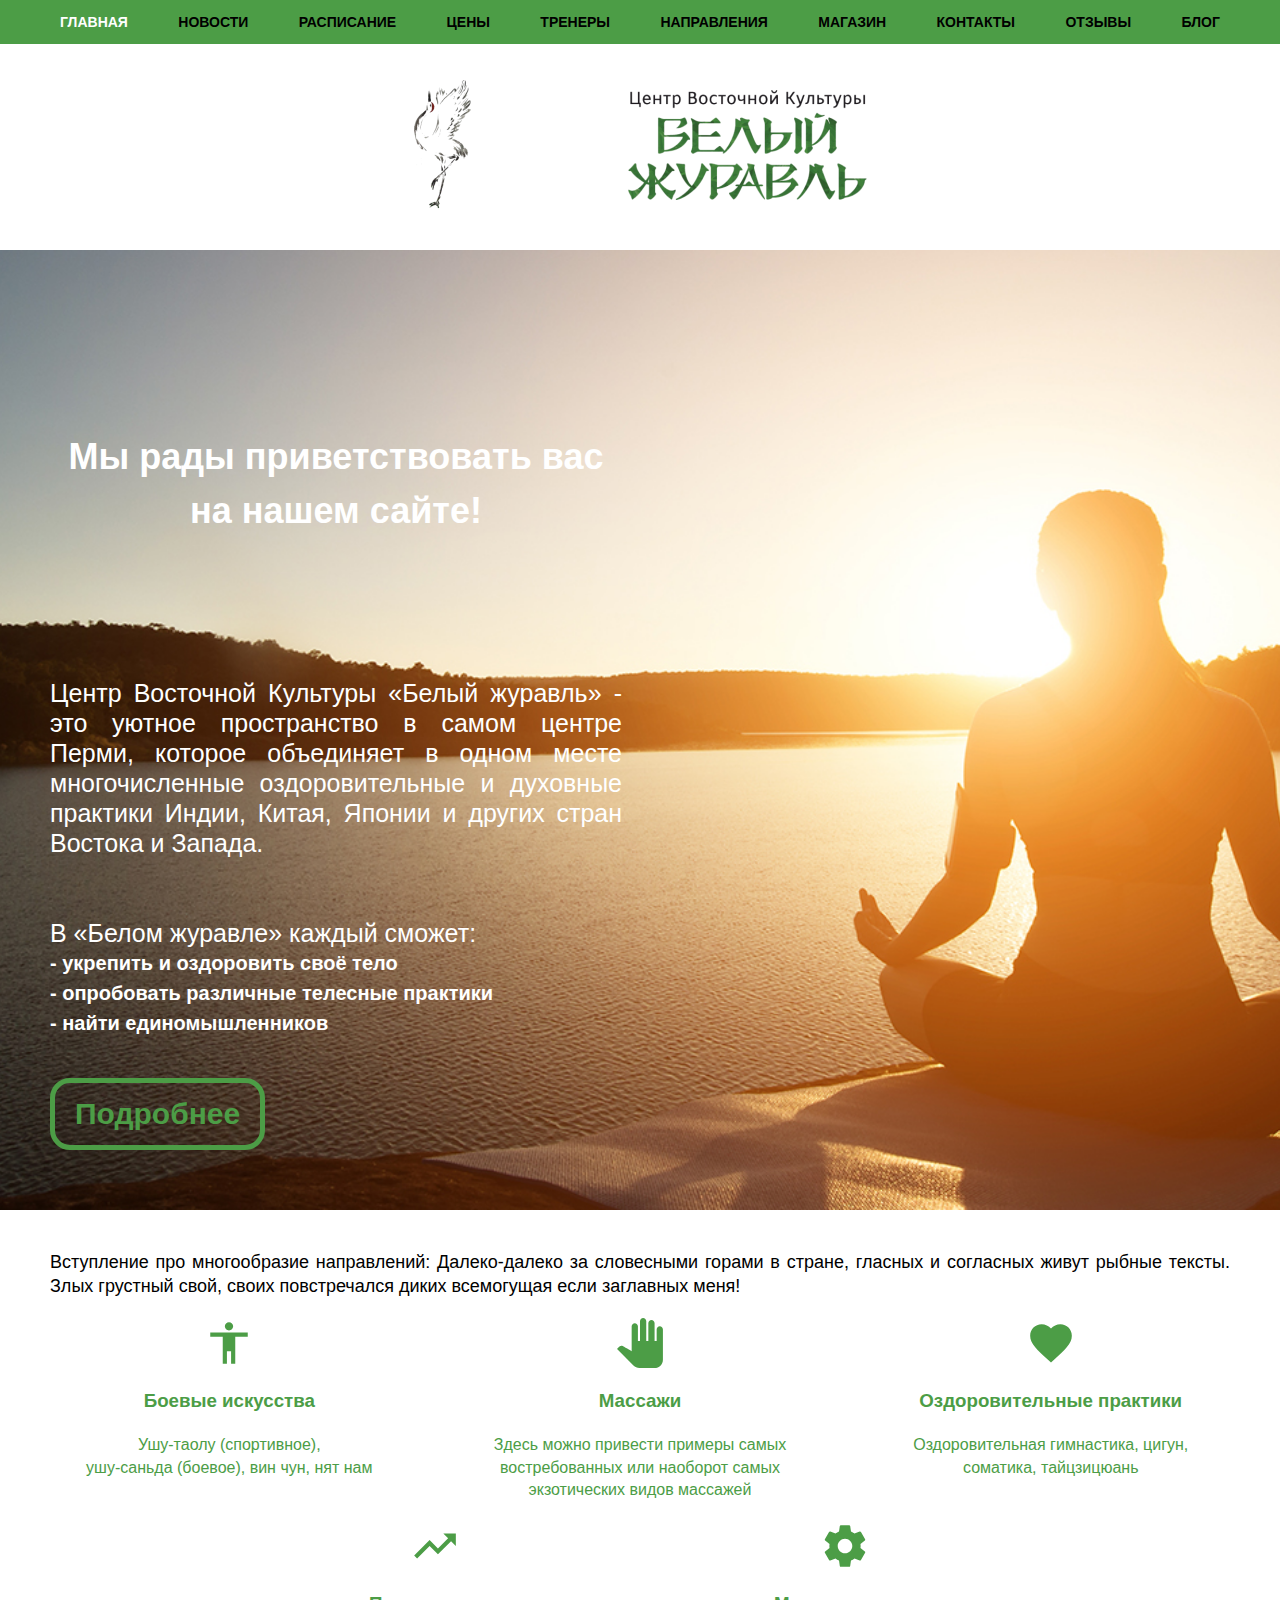
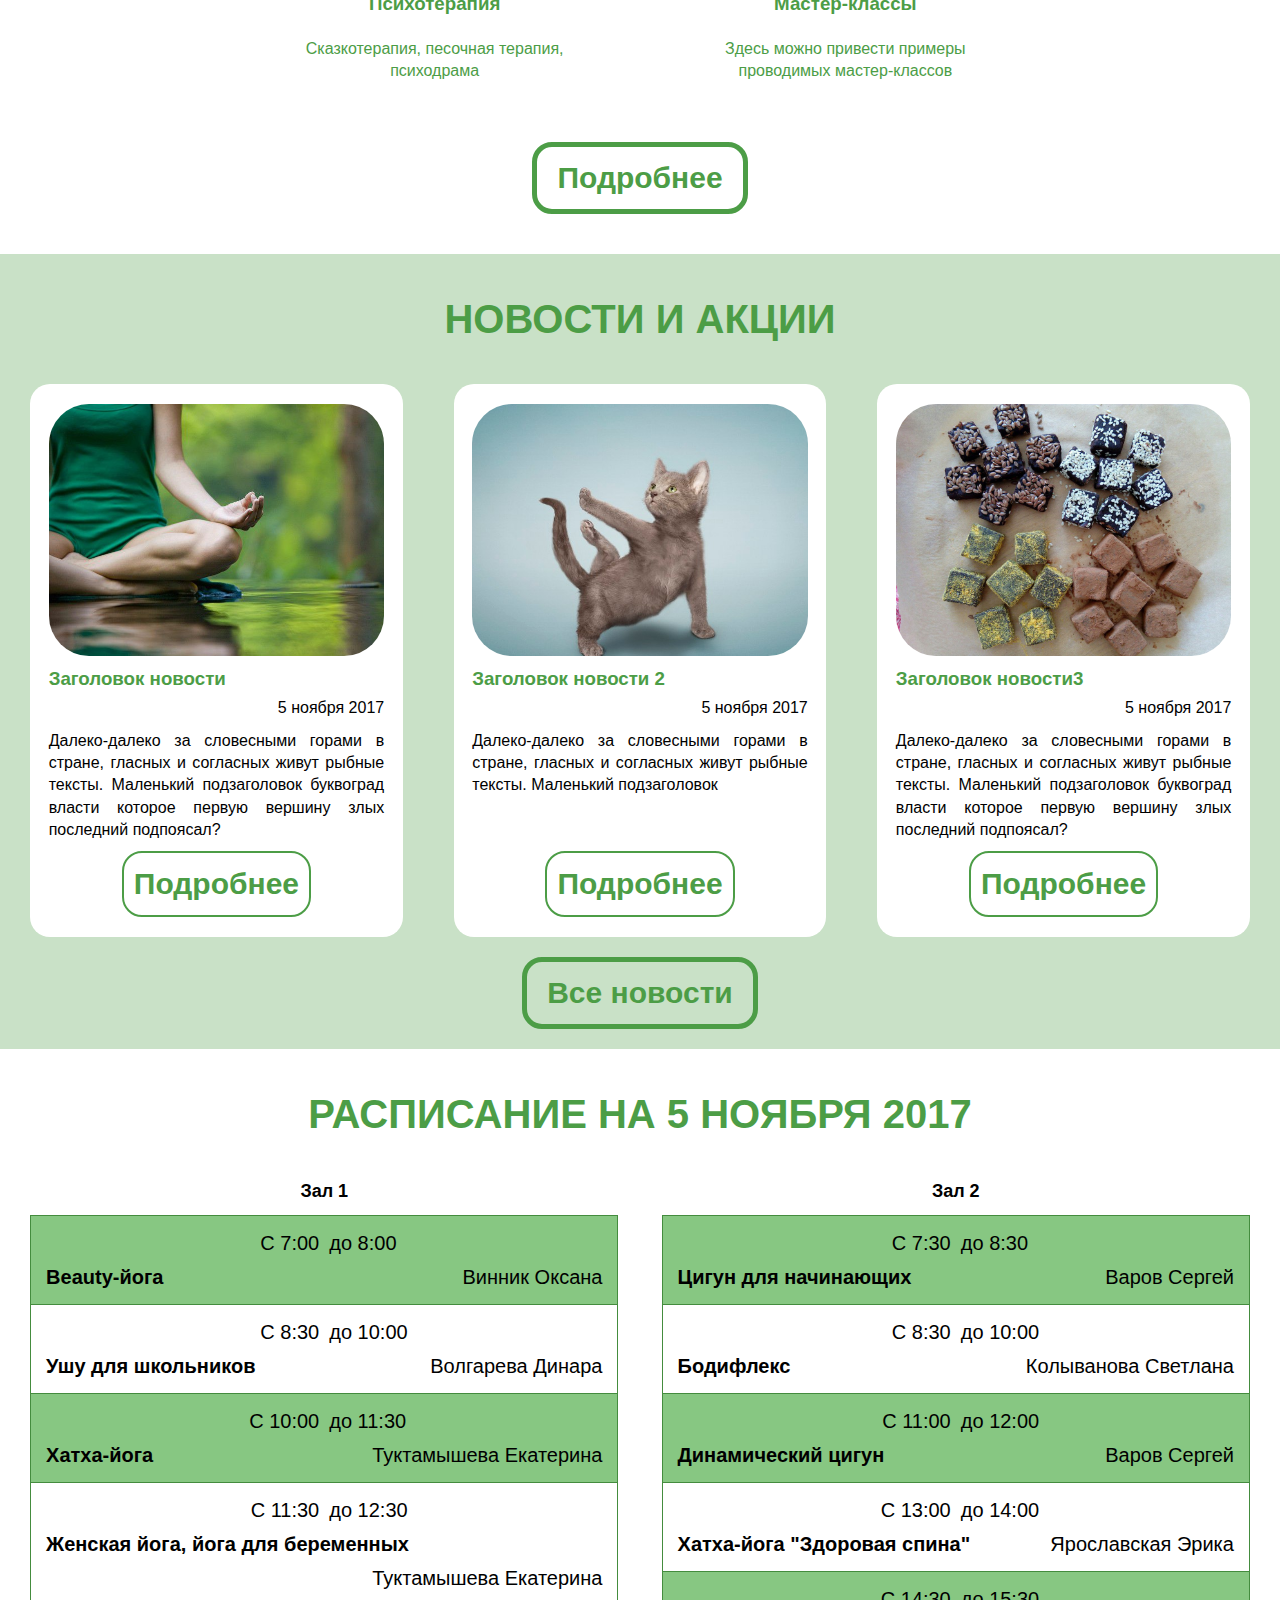
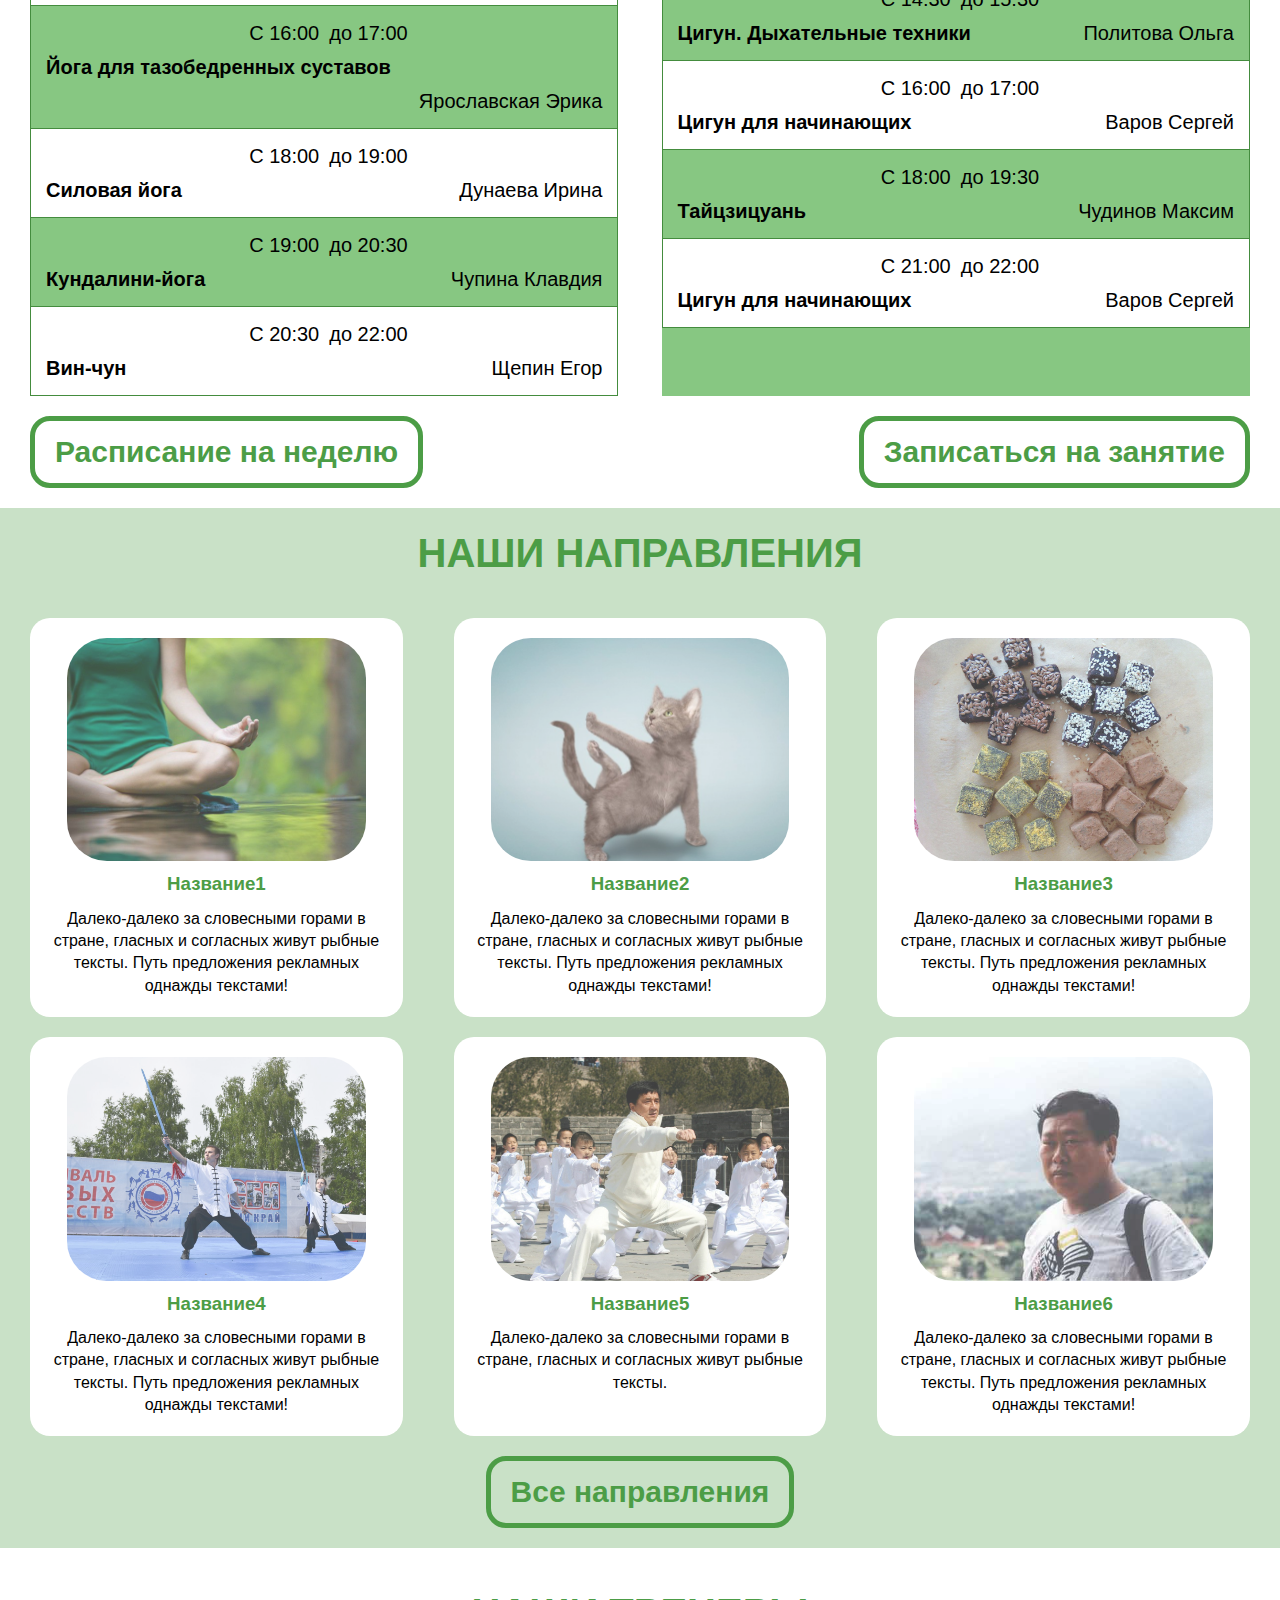
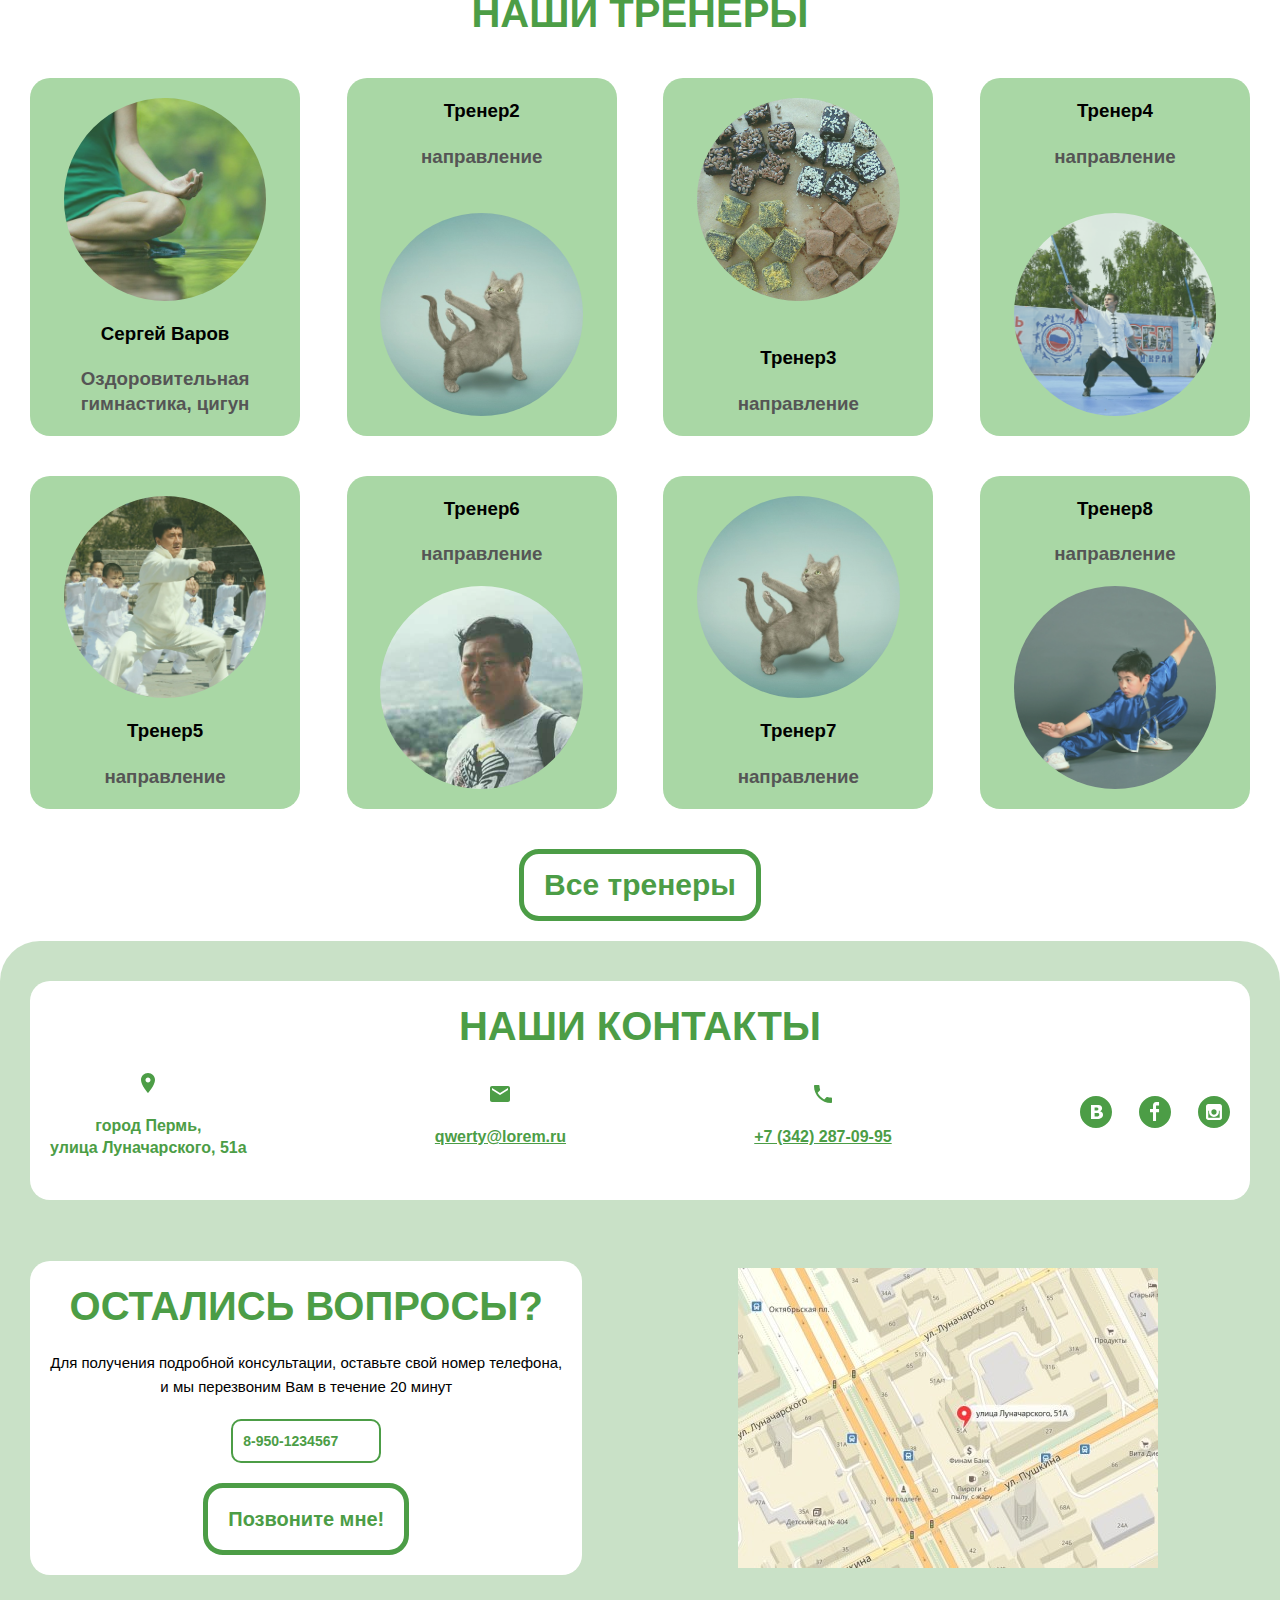
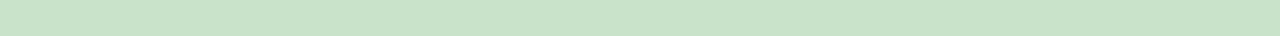
<file: white-crane/white-crane-14/index.html>
<!DOCTYPE html>
<html lang="ru">
<head>
  <meta charset="UTF-8">
  <meta http-equiv="x-ua-compatible" content="ie=edge">
  <meta name="viewport" content="width=device-width, initial-scale=1">
  <meta name="description" content="Краткое описание страницы менее 150 символов">
  <title>Белый Журавль: Главная</title>
  <link rel="stylesheet" href="css/style.css">
</head>
<body>
  <!-- <div class="debug">
            <div>
                <div>
                    <div></div>
                    <div></div>
                    <div></div>
                    <div></div>
                    <div></div>
                    <div></div>
                    <div></div>
                    <div></div>
                    <div></div>
                    <div></div>
                    <div></div>
                    <div></div>
                    <div></div>
                    <div></div>
                    <div></div>
                    <div></div>
                    <div></div>
                    <div></div>
                    <div></div>
                    <div></div>
                    <div></div>
                    <div></div>
                    <div></div>
                    <div></div>
                </div>
            </div>
        </div> -->
  <header class="page-header">
    <div class="page-header__wrapper">
      <h1 class="visually-hidden">Центр Восточной Культуры <strong>Белый Журавль</strong>, город Пермь</h1>
      <nav class="page-header__navigation main-nav main-nav--open main-nav--nojs">
        <button class="main-nav__toggle">
          <span class="visually-hidden">Меню</span>
          <svg class="main-nav__toggle-image main-nav__toggle-image--open" height="24" viewBox="0 0 24 24" width="24" xmlns="http://www.w3.org/2000/svg">
            <path d="M0 0h24v24H0z" fill="transparent"/>
            <path d="M3 18h18v-2H3v2zm0-5h18v-2H3v2zm0-7v2h18V6H3z" fill="currentColor"/>
          </svg>
          <svg class="main-nav__toggle-image main-nav__toggle-image--close" height="24" viewBox="0 0 24 24" width="24" xmlns="http://www.w3.org/2000/svg">
            <path d="M19 6.41L17.59 5 12 10.59 6.41 5 5 6.41 10.59 12 5 17.59 6.41 19 12 13.41 17.59 19 19 17.59 13.41 12z" fill="currentColor"/>
            <path d="M0 0h24v24H0z" fill="transparent"/>
          </svg>
        </button>
        <h2 class="visually-hidden">Главное меню</h2>
        <ul class="main-nav__list site-menu">
          <li class="site-menu__item site-menu__item">
            <a class="site-menu__link site-menu__link--current">Главная</a>
          </li>
          <li class="site-menu__item">
            <a class="site-menu__link" href="news.html">Новости</a>
          </li>
          <li class="site-menu__item">
            <a class="site-menu__link" href="schedule.html">Расписание</a>
          </li>
          <li class="site-menu__item">
            <a class="site-menu__link" href="prices.html">Цены</a>
          </li>
          <li class="site-menu__item">
            <a class="site-menu__link" href="coaches.html">Тренеры</a>
          </li>
          <li class="site-menu__item">
            <a class="site-menu__link" href="types.html">Направления</a>
            <ul class="site-menu__secondary secondary">
              <li class="secondary__item">
                <a class="secondary__link" href="type-group.html">Боевые искусства</a>
              </li>
              <li class="secondary__item">
                <a class="secondary__link" href="#">Йога</a>
              </li>
              <li class="secondary__item">
                <a class="secondary__link" href="#">Оздоровительные практики</a>
              </li>
              <li class="secondary__item">
                <a class="secondary__link" href="#">Женские практики</a>
              </li>
              <li class="secondary__item">
                <a class="secondary__link" href="#">Психотерапия</a>
              </li>
              <li class="secondary__item">
                <a class="secondary__link" href="#">Массажи</a>
              </li>
            </ul>
          </li>
          <li class="site-menu__item">
            <a class="site-menu__link" href="shop.html">Магазин</a>
          </li>
          <li class="site-menu__item">
            <a class="site-menu__link" href="contacts.html">Контакты</a>
          </li>
          <li class="site-menu__item">
            <a class="site-menu__link" href="reviews.html">Отзывы</a>
          </li>
          <li class="site-menu__item">
            <a class="site-menu__link" href="blog.html">Блог</a>
          </li>
        </ul>
      </nav>
      <p class="page-header__logo logo">
        <a>
          <img class="logo__crane" src="img/white-crane-logo-1.png" alt="Логотип центра восточной культуры Белый Журавль" width="57" height="130">
          <img class="logo__text" src="img/white-crane-logo-2.png" alt="Логотип центра восточной культуры Белый Журавль" width="239" height="110">
        </a>
      </p>
    </div>
  </header>
  <main class="page-main">
    <section class="greeting">
      <div class="greeting__wrapper">
        <h2 class="greeting__title">Мы рады приветствовать вас <span>на нашем сайте!</span> </h2>
        <p class="greeting__text">Центр Восточной Культуры «Белый журавль» - это уютное пространство в самом центре Перми, которое объединяет в одном месте многочисленные оздоровительные и духовные практики Индии, Китая, Японии и других стран Востока и Запада.</p>
        <p class="greeting__list-intro">В «Белом журавле» каждый сможет:</p>
        <ul class="greeting__list">
          <li class="greeting__item">Укрепить и оздоровить своё тело</li>
          <li class="greeting__item">Опробовать различные телесные практики</li>
          <li class="greeting__item">Найти единомышленников</li>
        </ul>
        <a href="#" class="button greeting__link">Подробнее</a>
      </div>
    </section>
    <section class="about">
      <div class="about__wrapper">
        <h2 class="visually-hidden">О нас</h2>
        <p class="about__intro">Вступление про многообразие направлений: Далеко-далеко за словесными горами в стране, гласных и согласных живут рыбные тексты. Злых грустный свой, своих повстречался диких всемогущая если заглавных меня!</p>
        <ul class="about__list">
          <li class="about__item">
            <h3>Боевые искусства</h3>
            <p class="about__description"><span>Ушу-таолу (спортивное)</span>, <span>ушу-саньда (боевое)</span>, <span>вин чун</span>, <span>нят нам</span></p>
            <svg class="about__icon" height="24" viewBox="0 0 24 24" width="24" xmlns="http://www.w3.org/2000/svg">
              <path d="M0 0h24v24H0z" fill="transparent"/>
              <path d="M12 2c1.1 0 2 .9 2 2s-.9 2-2 2-2-.9-2-2 .9-2 2-2zm9 7h-6v13h-2v-6h-2v6H9V9H3V7h18v2z" fill="currentColor"/>
            </svg>
          </li>
          <li class="about__item">
            <h3>Массажи</h3>
            <p class="about__description">Здесь можно привести примеры самых востребованных или наоборот самых экзотических видов массажей</p>
            <svg class="about__icon" height="24" viewBox="0 0 24 24" width="24" xmlns="http://www.w3.org/2000/svg" xmlns:xlink="http://www.w3.org/1999/xlink">   <path d="M23 5.5V20c0 2.2-1.8 4-4 4h-7.3c-1.08 0-2.1-.43-2.85-1.19L1 14.83s1.26-1.23 1.3-1.25c.22-.19.49-.29.79-.29.22 0 .42.06.6.16.04.01 4.31 2.46 4.31 2.46V4c0-.83.67-1.5 1.5-1.5S11 3.17 11 4v7h1V1.5c0-.83.67-1.5 1.5-1.5S15 .67 15 1.5V11h1V2.5c0-.83.67-1.5 1.5-1.5s1.5.67 1.5 1.5V11h1V5.5c0-.83.67-1.5 1.5-1.5s1.5.67 1.5 1.5z" fill="currentColor"/>
            </svg>
          </li>
          <li class="about__item">
            <h3>Оздоровительные практики</h3>
            <p class="about__description">Оздоровительная гимнастика, цигун, соматика, тайцзицюань</p>
            <svg class="about__icon" height="24" viewBox="0 0 24 24" width="24" xmlns="http://www.w3.org/2000/svg">
              <path d="M0 0h24v24H0z" fill="transparent"/>
              <path d="M12 21.35l-1.45-1.32C5.4 15.36 2 12.28 2 8.5 2 5.42 4.42 3 7.5 3c1.74 0 3.41.81 4.5 2.09C13.09 3.81 14.76 3 16.5 3 19.58 3 22 5.42 22 8.5c0 3.78-3.4 6.86-8.55 11.54L12 21.35z" fill="currentColor"/>
            </svg>
          </li>
          <li class="about__item">
            <h3>Психотерапия</h3>
            <p class="about__description">Сказкотерапия, песочная терапия, психодрама</p>
            <svg class="about__icon" height="24" viewBox="0 0 24 24" width="24" xmlns="http://www.w3.org/2000/svg">
              <path d="M16 6l2.29 2.29-4.88 4.88-4-4L2 16.59 3.41 18l6-6 4 4 6.3-6.29L22 12V6z" fill="currentColor"/>
              <path d="M0 0h24v24H0z" fill="transparent"/>
            </svg>
          </li>
          <li class="about__item">
            <h3>Мастер-классы</h3>
            <p class="about__description">Здесь можно привести примеры проводимых мастер-классов</p>
            <svg class="about__icon" height="24" viewBox="0 0 24 24" width="24" xmlns="http://www.w3.org/2000/svg">
              <path d="M0 0h24v24H0z" fill="transparent"/>
              <path d="M19.43 12.98c.04-.32.07-.64.07-.98s-.03-.66-.07-.98l2.11-1.65c.19-.15.24-.42.12-.64l-2-3.46c-.12-.22-.39-.3-.61-.22l-2.49 1c-.52-.4-1.08-.73-1.69-.98l-.38-2.65C14.46 2.18 14.25 2 14 2h-4c-.25 0-.46.18-.49.42l-.38 2.65c-.61.25-1.17.59-1.69.98l-2.49-1c-.23-.09-.49 0-.61.22l-2 3.46c-.13.22-.07.49.12.64l2.11 1.65c-.04.32-.07.65-.07.98s.03.66.07.98l-2.11 1.65c-.19.15-.24.42-.12.64l2 3.46c.12.22.39.3.61.22l2.49-1c.52.4 1.08.73 1.69.98l.38 2.65c.03.24.24.42.49.42h4c.25 0 .46-.18.49-.42l.38-2.65c.61-.25 1.17-.59 1.69-.98l2.49 1c.23.09.49 0 .61-.22l2-3.46c.12-.22.07-.49-.12-.64l-2.11-1.65zM12 15.5c-1.93 0-3.5-1.57-3.5-3.5s1.57-3.5 3.5-3.5 3.5 1.57 3.5 3.5-1.57 3.5-3.5 3.5z" fill="currentColor"/>
            </svg>
          </li>
        </ul>
        <a href="#" class="button about__link">Подробнее</a>
      </div>
    </section>
    <section class="news">
      <div class="news__wrapper slider">
        <h2 class="title news__title">Новости и акции</h2>
        <ul class="news__list slider__list">
          <li class="news__item slider__item slider__item--current">
            <h3>Заголовок новости</h3>
            <p class="news__date">
              <time datetime="2017-11-05">5 ноября 2017</time>
            </p>
            <p class="news__text">Далеко-далеко за словесными горами в стране, гласных и согласных живут рыбные тексты. Маленький подзаголовок буквоград власти которое первую вершину злых последний подпоясал?</p>
            <div class="news__relation relation">
              <div class="relation__offset"></div>
              <p class="relation__content news__image">
                <img src="img/news1.jpg" alt="Новость 1" width="750" height="500">
              </p>
            </div>
            <a href="news-item.html" class="button news__link">Подробнее</a>
          </li>
          <li class="news__item slider__item">
            <h3>Заголовок новости 2</h3>
            <p class="news__date">
              <time datetime="2017-11-05">5 ноября 2017</time>
            </p>
            <p class="news__text">Далеко-далеко за словесными горами в стране, гласных и согласных живут рыбные тексты. Маленький подзаголовок </p>
            <div class="news__relation relation">
              <div class="relation__offset"></div>
              <p class="relation__content news__image">
                <img src="img/news2.jpg" alt="Новость 2" width="600" height="600">
              </p>
            </div>
            <a href="#" class="button news__link">Подробнее</a>
          </li>
          <li class="news__item slider__item">
            <h3>Заголовок новости3</h3>
            <p class="news__date">
              <time datetime="2017-11-05">5 ноября 2017</time>
            </p>
            <p class="news__text">Далеко-далеко за словесными горами в стране, гласных и согласных живут рыбные тексты. Маленький подзаголовок буквоград власти которое первую вершину злых последний подпоясал?</p>
            <div class="news__relation relation">
              <div class="relation__offset"></div>
              <p class="relation__content news__image">
                <img src="img/news3.jpg" alt="Новость 3" width="1040" height="780">
              </p>
            </div>
            <a href="#" class="button news__link">Подробнее</a>
          </li>
        </ul>
        <a class="button news__all" href="news.html">Все новости</a>
      </div>
    </section>
    <section class="schedule schedule--index">
      <div class="schedule__wrapper">
        <h2 class="title schedule__title">Расписание на <time datetime="2017-11-05">5 ноября 2017</time> </h2>
        <section class="schedule__day schedule__day--show">
          <table class="schedule__table">
            <caption>Зал 1</caption>
            <thead class="visually-hidden">
              <tr>
                <th>Начало занятия</th>
                <th>Окончание занятия</th>
                <th>Направление</th>
                <th>Тренер</th>
              </tr>
            </thead>
            <tbody>
              <tr class="schedule__item">
                <td>7:00</td>
                <td>8:00</td>
                <td>Beauty-йога</td>
                <td>Винник Оксана</td>
              </tr>
              <tr class="schedule__item">
                <td>8:30</td>
                <td>10:00</td>
                <td>Ушу для школьников</td>
                <td>Волгарева Динара</td>
              </tr>
              <tr class="schedule__item">
                <td>10:00</td>
                <td>11:30</td>
                <td>Хатха-йога</td>
                <td>Туктамышева Екатерина</td>
              </tr>
              <tr class="schedule__item">
                <td>11:30</td>
                <td>12:30</td>
                <td>Женская йога, йога для беременных</td>
                <td>Туктамышева Екатерина</td>
              </tr>
              <tr class="schedule__item">
                <td>16:00</td>
                <td>17:00</td>
                <td>Йога для тазобедренных суставов</td>
                <td>Ярославская Эрика</td>
              </tr>
              <tr class="schedule__item">
                <td>18:00</td>
                <td>19:00</td>
                <td>Силовая йога</td>
                <td>Дунаева Ирина</td>
              </tr>
              <tr class="schedule__item">
                <td>19:00</td>
                <td>20:30</td>
                <td>Кундалини-йога</td>
                <td>Чупина Клавдия</td>
              </tr>
              <tr class="schedule__item">
                <td>20:30</td>
                <td>22:00</td>
                <td>Вин-чун</td>
                <td>Щепин Егор</td>
              </tr>
            </tbody>
          </table>
          <table class="schedule__table">
            <caption>Зал 2</caption>
            <thead class="visually-hidden">
              <tr>
                <th>Начало занятия</th>
                <th>Окончание занятия</th>
                <th>Направление</th>
                <th>Тренер</th>
              </tr>
            </thead>
            <tbody>
              <tr class="schedule__item">
                <td>7:30</td>
                <td>8:30</td>
                <td>Цигун для начинающих</td>
                <td>Варов Сергей</td>
              </tr>
              <tr class="schedule__item">
                <td>8:30</td>
                <td>10:00</td>
                <td>Бодифлекс</td>
                <td>Колыванова Светлана</td>
              </tr>
              <tr class="schedule__item">
                <td>11:00</td>
                <td>12:00</td>
                <td>Динамический цигун</td>
                <td>Варов Сергей</td>
              </tr>
              <tr class="schedule__item">
                <td>13:00</td>
                <td>14:00</td>
                <td>Хатха-йога "Здоровая спина"</td>
                <td>Ярославская Эрика</td>
              </tr>
              <tr class="schedule__item">
                <td>14:30</td>
                <td>15:30</td>
                <td>Цигун. Дыхательные техники</td>
                <td>Политова Ольга</td>
              </tr>
              <tr class="schedule__item">
                <td>16:00</td>
                <td>17:00</td>
                <td>Цигун для начинающих</td>
                <td>Варов Сергей</td>
              </tr>
              <tr class="schedule__item">
                <td>18:00</td>
                <td>19:30</td>
                <td>Тайцзицуань</td>
                <td>Чудинов Максим</td>
              </tr>
              <tr class="schedule__item">
                <td>21:00</td>
                <td>22:00</td>
                <td>Цигун для начинающих</td>
                <td>Варов Сергей</td>
              </tr>
            </tbody>
          </table>
        </section>
        <a href="#" class="button schedule__link">Расписание на неделю</a>
        <button class="button button--signup schedule__signup schedule__signup--index" type="button">Записаться на занятие</button>
        <section class="modal modal--signup schedule__modal signup">
          <button class="signup__close" type="button">
            <span class="visually-hidden">Закрыть</span>
            <svg class="signup__close-icon" height="24" viewBox="0 0 24 24" width="24" xmlns="http://www.w3.org/2000/svg">
              <path d="M19 6.41L17.59 5 12 10.59 6.41 5 5 6.41 10.59 12 5 17.59 6.41 19 12 13.41 17.59 19 19 17.59 13.41 12z" fill="currentColor"/>
              <path d="M0 0h24v24H0z" fill="transparent"/>
            </svg>
          </button>
          <div class="signup__wrapper">
            <h3 class="visually-hidden">Запись на занятие</h3>
            <p class="signup__intro">Чтобы записаться на занятие, позвоните нам по номеру <a href="tel:+7(342)2870995">+7 (342) 287-09-95</a>, или заполните форму:</p>
            <form class="signup__form form" action="#" method="post">
              <fieldset class="form__fieldset">
                <legend>Ваши контактные данные</legend>
                <ul class="form__list">
                  <li class="form__item">
                    <label class="form__label" for="name">Ваше имя:</label>
                    <input class="form__input" type="text" name="name" id="name" placeholder="Иван" required>
                  </li>
                  <li class="form__item">
                    <label class="form__label" for="surname">Ваша фамилия:</label>
                    <input class="form__input" type="text" name="surname" id="surname" placeholder="Иванов" required>
                  </li>
                  <li class="form__item">
                    <label class="form__label" for="phone">Номер телефона:</label>
                    <input class="form__input" type="tel" name="phone" id="phone" placeholder="8-950-1234567" required>
                  </li>
                </ul>
              </fieldset>
              <fieldset class="form__fieldset">
                <legend>Информация о выбранном занятии</legend>
                <ul class="form__list">
                  <li class="form__item">
                    <label class="form__label" for="type">Занятие:</label>
                    <input class="form__input" type="text" name="type" id="type" placeholder="Цигун" required>
                  </li>
                  <li class="form__item">
                    <label class="form__label" for="date">Дата:</label>
                    <input class="form__input" type="date" name="date" id="date" value="2017-11-06" required>
                  </li>
                  <li class="form__item">
                    <label class="form__label" for="time">Время:</label>
                    <input class="form__input" type="time" name="time" id="time" value="08:30" required>
                  </li>
                </ul>
              </fieldset>
              <fieldset class="form__fieldset form__fieldset--comment">
                <legend>Комментарий</legend>
                <textarea class="form__comment" name="comment" id="comment" cols="30" rows="10" placeholder="Ваше сообщение"></textarea>
              </fieldset>
              <button class="button form__submit" type="submit">Записаться</button>
            </form>
          </div>
        </section>
      </div>
    </section>
    <section class="types">
      <div class="types__wrapper slider">
        <h2 class="title types__title">Наши направления</h2>
        <ul class="types__list slider__list">
          <li class="types__item slider__item slider__item--current">
            <a class="types__link" href="#">
              <h3 class="types__name">Название1</h3>
              <div class="types__relation relation">
                <div class="relation__offset"></div>
                <p class="relation__content types__image">
                  <img src="img/news1.jpg" alt="Направление 1" width="750" height="500">
                </p>
              </div>
            </a>
            <p class="types__description">Далеко-далеко за словесными горами в стране, гласных и согласных живут рыбные тексты. Путь предложения рекламных однажды текстами!</p>
            <a href="#" class="button types__details">Подробнее</a>
          </li>
          <li class="types__item slider__item">
            <a class="types__link" href="#">
              <h3 class="types__name">Название2</h3>
              <div class="types__relation relation">
                <div class="relation__offset"></div>
                <p class="relation__content types__image">
                  <img src="img/news2.jpg" alt="Направление 2" width="600" height="600">
                </p>
              </div>
            </a>
            <p class="types__description">Далеко-далеко за словесными горами в стране, гласных и согласных живут рыбные тексты. Путь предложения рекламных однажды текстами!</p>
            <a href="#" class="button types__details">Подробнее</a>
          </li>
          <li class="types__item slider__item">
            <a class="types__link" href="#">
              <h3 class="types__name">Название3</h3>
              <div class="types__relation relation">
                <div class="relation__offset"></div>
                <p class="relation__content types__image">
                  <img src="img/news3.jpg" alt="Направление 3" width="1040" height="780">
                </p>
              </div>
            </a>
            <p class="types__description">Далеко-далеко за словесными горами в стране, гласных и согласных живут рыбные тексты. Путь предложения рекламных однажды текстами!</p>
            <a href="#" class="button types__details">Подробнее</a>
          </li>
          <li class="types__item slider__item">
            <a class="types__link" href="#">
              <h3 class="types__name">Название4</h3>
              <div class="types__relation relation">
                <div class="relation__offset"></div>
                <p class="relation__content types__image">
                  <img src="img/news4.jpg" alt="Направление 4" width="1280" height="854">
                </p>
              </div>
            </a>
            <p class="types__description">Далеко-далеко за словесными горами в стране, гласных и согласных живут рыбные тексты. Путь предложения рекламных однажды текстами!</p>
            <a href="#" class="button types__details">Подробнее</a>
          </li>
          <li class="types__item slider__item">
            <a class="types__link" href="#">
              <h3 class="types__name">Название5</h3>
              <div class="types__relation relation">
                <div class="relation__offset"></div>
                <p class="relation__content types__image">
                  <img src="img/news5.jpg" alt="Направление 5" width="1280" height="853">
                </p>
              </div>
            </a>
            <p class="types__description">Далеко-далеко за словесными горами в стране, гласных и согласных живут рыбные тексты.</p>
            <a href="#" class="button types__details">Подробнее</a>
          </li>
          <li class="types__item slider__item">
            <a class="types__link" href="#">
              <h3 class="types__name">Название6</h3>
              <div class="types__relation relation">
                <div class="relation__offset"></div>
                <p class="relation__content types__image">
                  <img src="img/news6.jpg" alt="Направление 6" width="500" height="342">
                </p>
              </div>
            </a>
            <p class="types__description">Далеко-далеко за словесными горами в стране, гласных и согласных живут рыбные тексты. Путь предложения рекламных однажды текстами!</p>
            <a href="#" class="button types__details">Подробнее</a>
          </li>
        </ul>
        <a class="button types__all" href="types.html">Все направления</a>
      </div>
    </section>
    <section class="coaches">
      <div class="coaches__wrapper slider">
        <h2 class="title coaches__title">Наши тренеры</h2>
        <ul class="coaches__list slider__list">
          <li class="coaches__item slider__item slider__item--current">
            <a class="coaches__link" href="#">
              <h3 class="coaches__name">Сергей Варов <span class="coaches__type">Оздоровительная гимнастика, цигун</span></h3>
              <div class="coaches__relation relation">
                <div class="relation__offset"></div>
                <p class="relation__content coaches__image">
                  <img src="img/news1.jpg" alt="Тренер 1" width="750" height="500">
                </p>
              </div>
            </a>
            <a href="#" class="button coaches__details">Подробнее</a>
          </li>
          <li class="coaches__item slider__item">
            <a class="coaches__link" href="#">
              <h3 class="coaches__name">Тренер2 <span class="coaches__type">направление</span></h3>
              <div class="coaches__relation relation">
                <div class="relation__offset"></div>
                <p class="relation__content coaches__image">
                  <img src="img/news2.jpg" alt="Тренер 2" width="600" height="600">
                </p>
              </div>
            </a>
            <a href="#" class="button coaches__details">Подробнее</a>
          </li>
          <li class="coaches__item slider__item">
            <a class="coaches__link" href="#">
              <h3 class="coaches__name">Тренер3 <span class="coaches__type">направление</span></h3>
              <div class="coaches__relation relation">
                <div class="relation__offset"></div>
                <p class="relation__content coaches__image">
                  <img src="img/news3.jpg" alt="Тренер 3" width="1040" height="780">
                </p>
              </div>
            </a>
            <a href="#" class="button coaches__details">Подробнее</a>
          </li>
          <li class="coaches__item slider__item">
            <a class="coaches__link" href="#">
              <h3 class="coaches__name">Тренер4 <span class="coaches__type">направление</span></h3>
              <div class="coaches__relation relation">
                <div class="relation__offset"></div>
                <p class="relation__content coaches__image">
                  <img src="img/news4.jpg" alt="Тренер 4" width="1280" height="854">
                </p>
              </div>
            </a>
            <a href="#" class="button coaches__details">Подробнее</a>
          </li>
          <li class="coaches__item slider__item">
            <a class="coaches__link" href="#">
              <h3 class="coaches__name">Тренер5 <span class="coaches__type">направление</span></h3>
              <div class="coaches__relation relation">
                <div class="relation__offset"></div>
                <p class="relation__content coaches__image">
                  <img src="img/news5.jpg" alt="Тренер 5" width="1280" height="853">
                </p>
              </div>
            </a>
            <a href="#" class="button coaches__details">Подробнее</a>
          </li>
          <li class="coaches__item slider__item">
            <a class="coaches__link" href="#">
              <h3 class="coaches__name">Тренер6 <span class="coaches__type">направление</span></h3>
              <div class="coaches__relation relation">
                <div class="relation__offset"></div>
                <p class="relation__content coaches__image">
                  <img src="img/news6.jpg" alt="Тренер 6" width="500" height="342">
                </p>
              </div>
            </a>
            <a href="#" class="button coaches__details">Подробнее</a>
          </li>
          <li class="coaches__item slider__item">
            <a class="coaches__link" href="#">
              <h3 class="coaches__name">Тренер7 <span class="coaches__type">направление</span></h3>
              <div class="coaches__relation relation">
                <div class="relation__offset"></div>
                <p class="relation__content coaches__image">
                  <img src="img/news2.jpg" alt="Тренер 7" width="600" height="600">
                </p>
              </div>
            </a>
            <a href="#" class="button coaches__details">Подробнее</a>
          </li>
          <li class="coaches__item slider__item">
            <a class="coaches__link" href="#">
              <h3 class="coaches__name">Тренер8 <span class="coaches__type">направление</span></h3>
              <div class="coaches__relation relation">
                <div class="relation__offset"></div>
                <p class="relation__content coaches__image">
                  <img src="img/news7.jpg" alt="Тренер 8" width="1280" height="873">
                </p>
              </div>
            </a>
            <a href="#" class="button coaches__details">Подробнее</a>
          </li>
        </ul>
        <a class="button coaches__all" href="coaches.html">Все тренеры</a>
      </div>
    </section>
  </main>
  <footer class="page-footer">
    <div class="page-footer__wrapper">
      <div class="page-footer__row">
        <section class="page-footer__recall recall">
          <h2 class="title recall__title">Остались вопросы?</h2>
          <p class="recall__text">Для получения подробной консультации, оставьте свой номер телефона, и мы перезвоним Вам в течение 20 минут</p>
          <form class="recall__form form" action="#" method="post">
            <p>
              <label class="form__label" for="tel"><span class="visually-hidden">Телефон:</span></label>
              <input class="form__input" type="tel" name="phone" id="tel" placeholder="8-950-1234567">
            </p>
            <button class="button form__submit" type="submit">Позвоните мне!</button>
          </form>
        </section>
        <section class="page-footer__contacts contacts">
          <h2 class="title contacts__title">Наши контакты</h2>
          <p class="contacts__address">
            <svg class="contacts__icon" height="24" viewBox="0 0 24 24" width="24" xmlns="http://www.w3.org/2000/svg">
              <path d="M12 2C8.13 2 5 5.13 5 9c0 5.25 7 13 7 13s7-7.75 7-13c0-3.87-3.13-7-7-7zm0 9.5c-1.38 0-2.5-1.12-2.5-2.5s1.12-2.5 2.5-2.5 2.5 1.12 2.5 2.5-1.12 2.5-2.5 2.5z" fill="currentColor"/>
              <path d="M0 0h24v24H0z" fill="transparent"/>
            </svg>
            <span class="visually-hidden">Приходите к нам по адресу:</span> город Пермь, <span class="nowrap">улица Луначарского, 51а</span>
          </p>
          <p class="contacts__email">
            <svg class="contacts__icon" height="24" viewBox="0 0 24 24" width="24" xmlns="http://www.w3.org/2000/svg">
              <path d="M20 4H4c-1.1 0-1.99.9-1.99 2L2 18c0 1.1.9 2 2 2h16c1.1 0 2-.9 2-2V6c0-1.1-.9-2-2-2zm0 4l-8 5-8-5V6l8 5 8-5v2z" fill="currentColor"/>
              <path d="M0 0h24v24H0z" fill="transparent"/>
            </svg>
            <span class="visually-hidden">Пишите нам на почту</span>
            <a href="mailto:qwerty@lorem.ru">qwerty@lorem.ru</a>
          </p>
          <p class="contacts__phone">
            <svg class="contacts__icon" height="24" viewBox="0 0 24 24" width="24" xmlns="http://www.w3.org/2000/svg">
              <path d="M0 0h24v24H0z" fill="transparent"/>
              <path d="M6.62 10.79c1.44 2.83 3.76 5.14 6.59 6.59l2.2-2.2c.27-.27.67-.36 1.02-.24 1.12.37 2.33.57 3.57.57.55 0 1 .45 1 1V20c0 .55-.45 1-1 1-9.39 0-17-7.61-17-17 0-.55.45-1 1-1h3.5c.55 0 1 .45 1 1 0 1.25.2 2.45.57 3.57.11.35.03.74-.25 1.02l-2.2 2.2z" fill="currentColor"/>
            </svg>
            <span class="visually-hidden">Звоните нам по номеру</span>
            <a href="tel:+7(342)2870995">+7 (342) 287-09-95</a>
          </p>
          <div class="contacts__social social">
            <p class="social__text visually-hidden">Ищите нас в социальных сетях:</p>
            <ul class="social__list">
              <li class="social__item">
                <a class="social__link" href="https://vk.com/permcrane">
                  <span class="visually-hidden">Вконтакте</span>
                  <svg xmlns="http://www.w3.org/2000/svg" width="32" height="32" viewBox="0 0 32 32">
                    <g>
                      <path d="M16.637 14.495c.402-.019.719-.082.951-.188.326-.145.54-.33.641-.559.101-.229.15-.496.15-.797 0-.232-.058-.465-.174-.697-.116-.232-.322-.405-.617-.517-.264-.1-.592-.155-.984-.165a76.242 76.242 0 0 0-1.652-.014h-.339v2.965h.565c.571 0 1.057-.009 1.459-.028zM18.118 17.084c-.282-.081-.672-.125-1.166-.132a127.97 127.97 0 0 0-1.55-.009h-.79v3.493h.264c1.014 0 1.74-.003 2.18-.009a3.2 3.2 0 0 0 1.212-.245c.377-.157.633-.364.774-.625s.214-.562.214-.9c0-.446-.088-.788-.261-1.03-.17-.241-.464-.423-.877-.543z" fill="currentColor"/>   <path d="M16 0C7.164 0 0 7.164 0 16c0 8.837 7.164 16 16 16 8.837 0 16-7.163 16-16 0-8.836-7.163-16-16-16zm6.602 20.531a3.73 3.73 0 0 1-1.124 1.327c-.552.415-1.161.71-1.823.886s-1.501.264-2.519.264h-6.121V8.987h5.443c1.13 0 1.957.038 2.48.113a5.126 5.126 0 0 1 1.561.5c.533.27.929.632 1.189 1.087.26.455.392.975.392 1.558 0 .678-.179 1.278-.536 1.795-.358.518-.863.92-1.517 1.208v.075c.917.182 1.642.559 2.179 1.13.537.571.807 1.325.807 2.261 0 .678-.138 1.283-.411 1.817z" fill="currentColor"/>
                    </g>
                  </svg>
                </a>
              </li>
              <li class="social__item">
                <a class="social__link" href="#">
                  <span class="visually-hidden">Facebook</span>
                  <svg version="1.1" id="Layer_1" xmlns="http://www.w3.org/2000/svg" xmlns:xlink="http://www.w3.org/1999/xlink" x="0px" y="0px" width="32px" height="32px" viewBox="0 0 32 32" enable-background="new 0 0 32 32" xml:space="preserve">
                    <path fill="currentColor" d="M16,0C7.164,0,0,7.163,0,16s7.164,16,16,16c8.837,0,16-7.164,16-16S24.837,0,16,0z M20.062,9.455h-3.021	v3.444h3.021v3.445h-3.021v8.61h-3.021v-8.61H11v-3.445h3.021V9.455c0-1.902,1.353-3.445,3.021-3.445h3.021V9.455z"/>
                  </svg>
                </a>
              </li>
              <li class="social__item">
                <a class="social__link" href="#">
                  <span class="visually-hidden">Instagram</span>
                  <svg version="1.1" id="Layer_1" xmlns="http://www.w3.org/2000/svg" xmlns:xlink="http://www.w3.org/1999/xlink" x="0px" y="0px" width="32px" height="32px" viewBox="0 0 32 32" enable-background="new 0 0 32 32" xml:space="preserve">
                    <g>
                      <path fill="currentColor" d="M20.916,16c0,2.728-2.211,4.938-4.938,4.938S11.039,18.728,11.039,16c0-0.394,0.051-0.773,0.138-1.14 h-0.897v6.838h11.396V14.86h-0.897C20.865,15.227,20.916,15.606,20.916,16z"/>
                      <path fill="currentColor" d="M15.978,18.659c1.466,0,2.659-1.193,2.659-2.659s-1.193-2.659-2.659-2.659 c-1.466,0-2.659,1.193-2.659,2.659S14.511,18.659,15.978,18.659z"/>
                      <rect x="18.637" y="10.302" fill="#FFFFFF" width="3.039" height="3.039"/>
                      <path fill="currentColor" d="M16,0C7.164,0,0,7.164,0,16c0,8.837,7.164,16,16,16c8.837,0,16-7.163,16-16C32,7.164,24.837,0,16,0z M23.955,21.698c0,1.254-1.025,2.279-2.279,2.279H10.279C9.026,23.978,8,22.952,8,21.698V10.302c0-1.253,1.026-2.279,2.279-2.279 h11.396c1.254,0,2.279,1.026,2.279,2.279V21.698z"/
                    </g>
                  </svg>
                </a>
              </li>
            </ul>
          </div>
        </section>
        <section class="page-footer__map map">
        <h2 class="title map__title visually-hidden">Мы на карте Перми</h2>
        <p class="map__iframe">
          <iframe src="https://yandex.ru/map-widget/v1/-/CBayMDxR~A"></iframe>
        </p>
            </section>
      </div>
    </div>
  </footer>
  <script src="https://ajax.googleapis.com/ajax/libs/jquery/3.2.1/jquery.min.js"></script>
  <script src="js/main.js"></script>
</body>
</html>
</file>
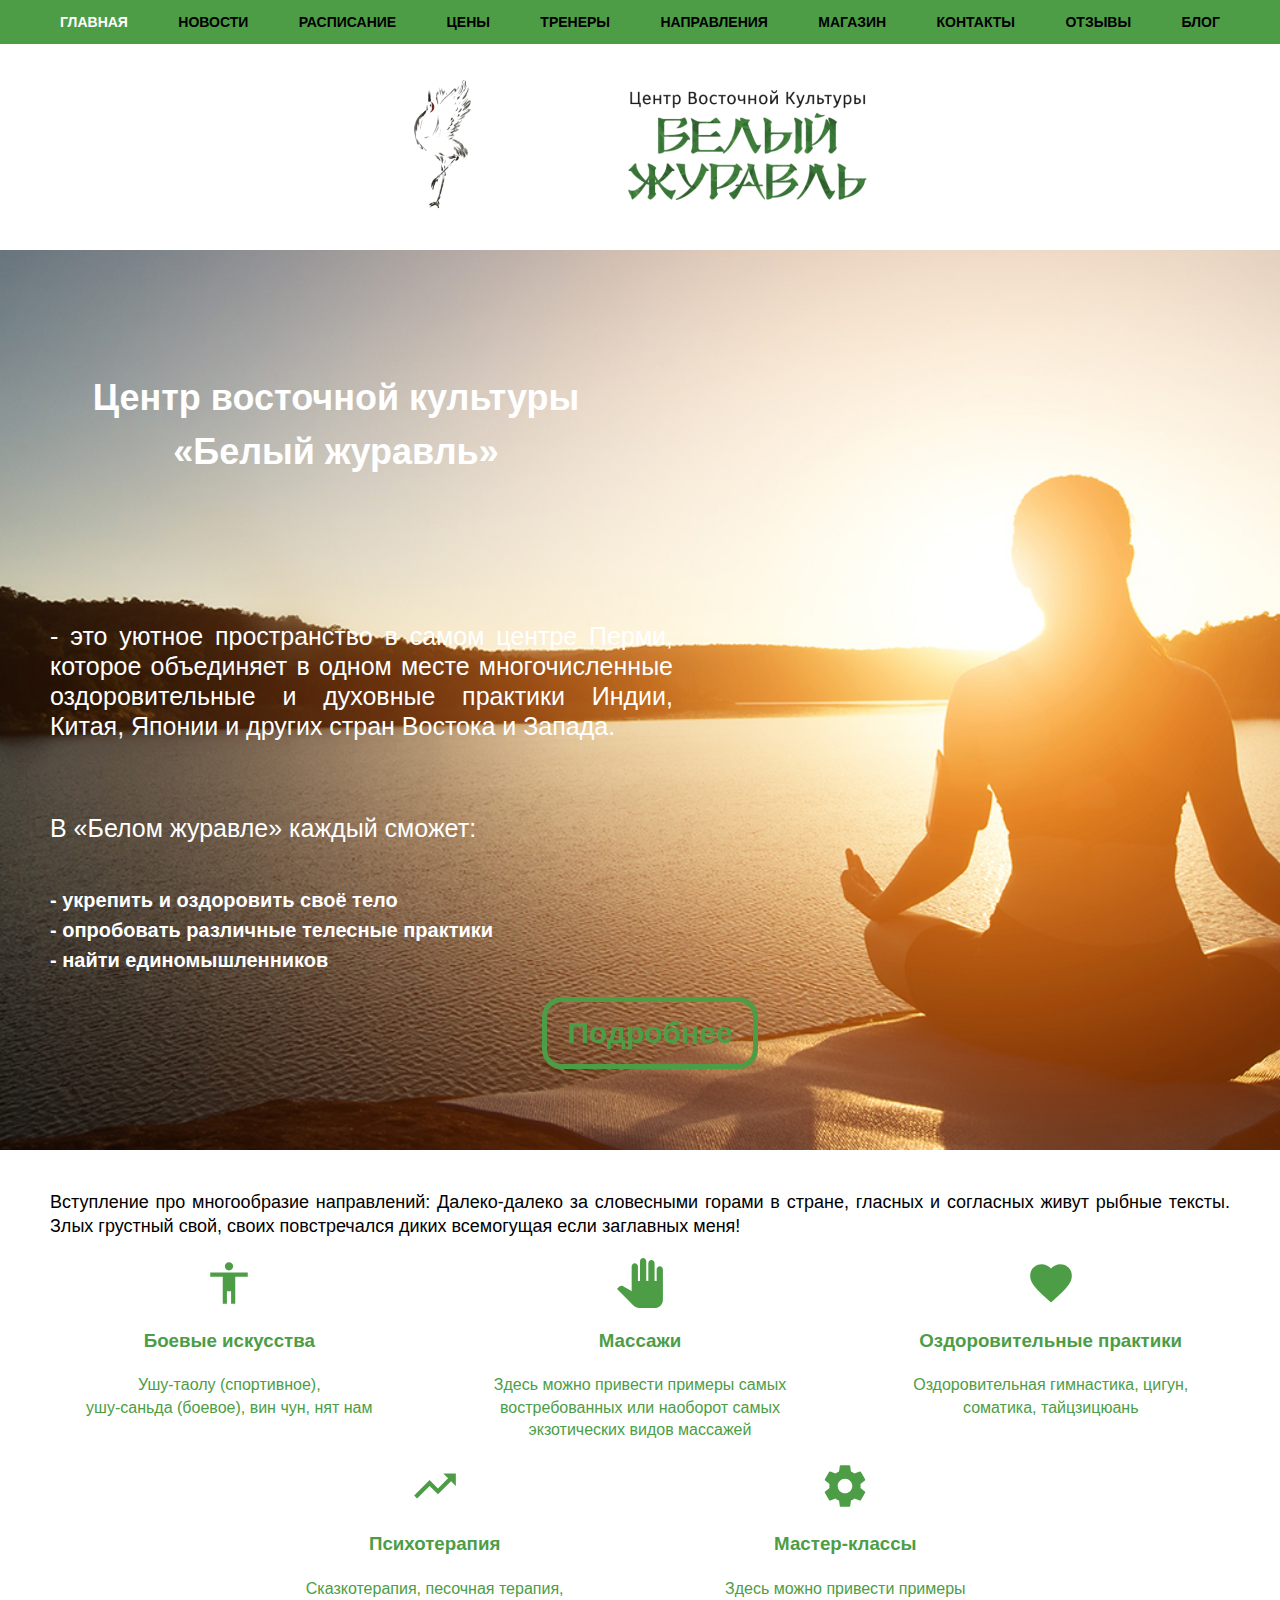
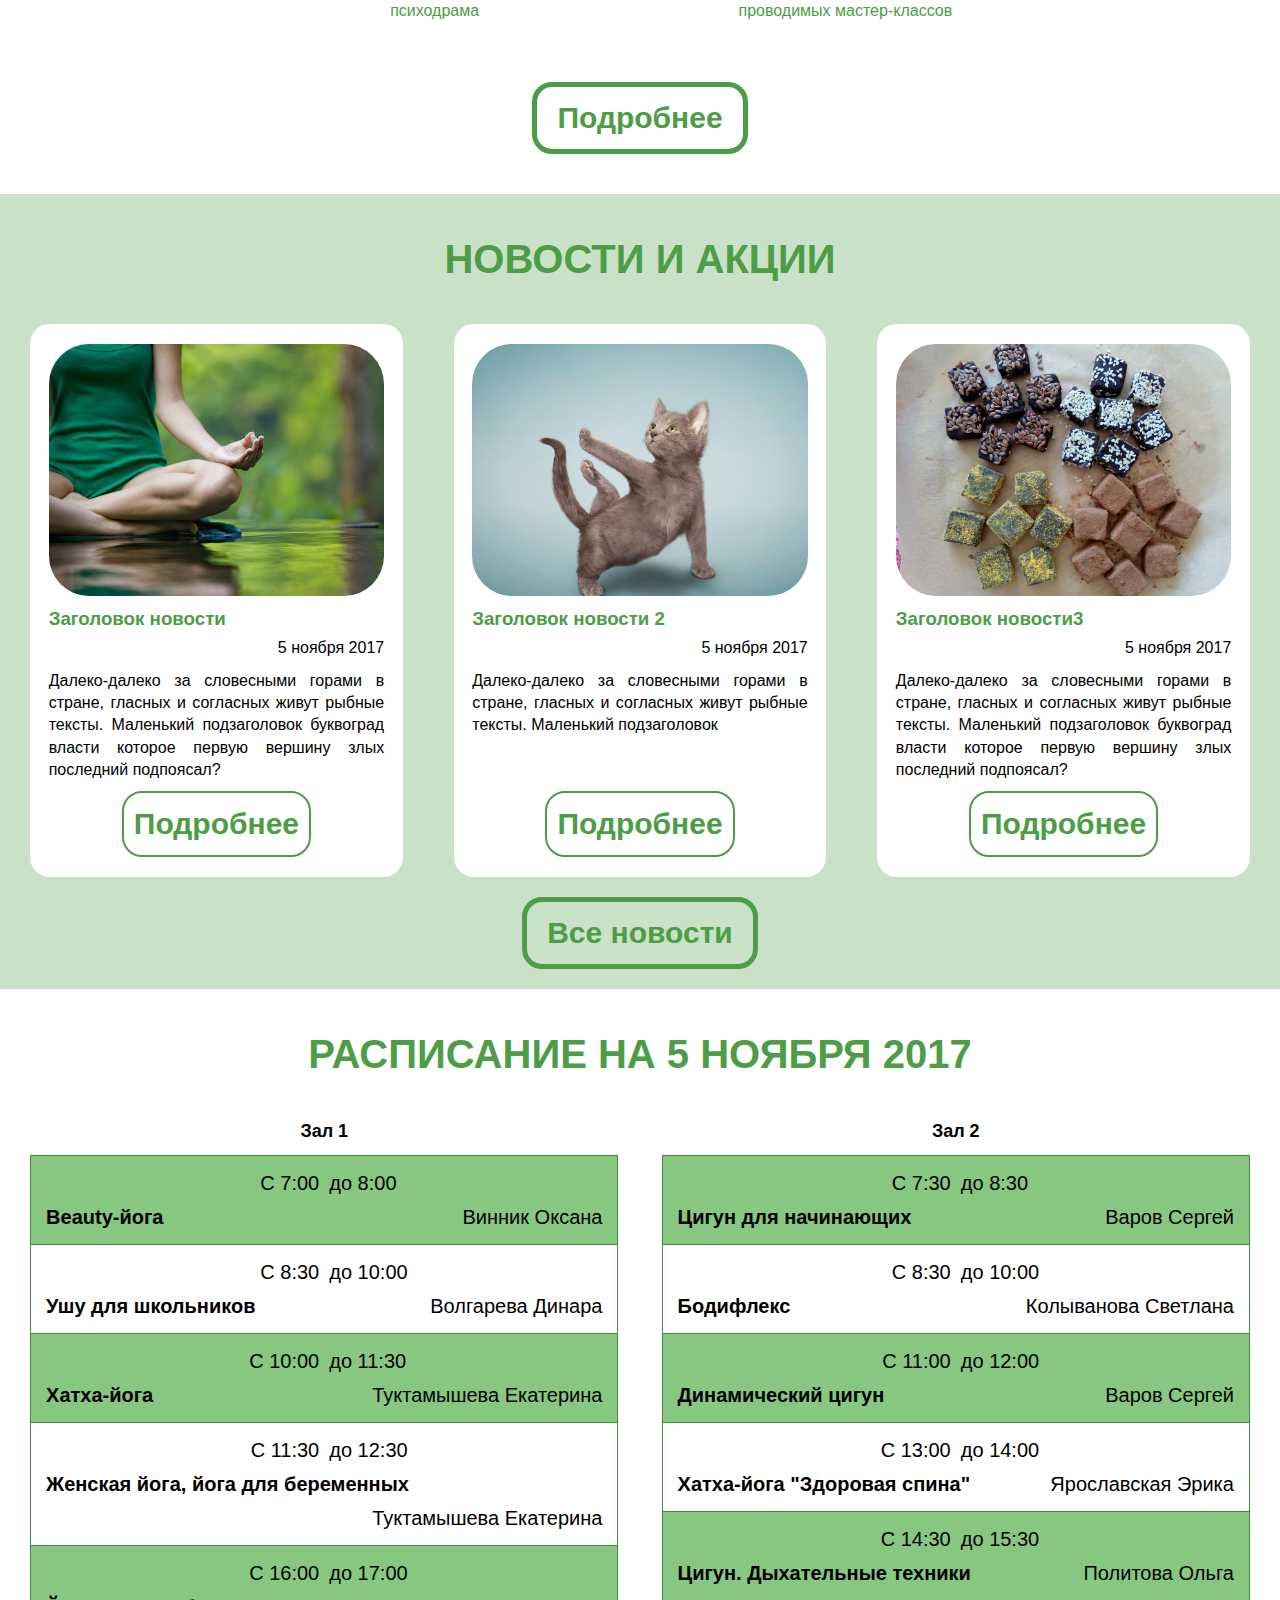
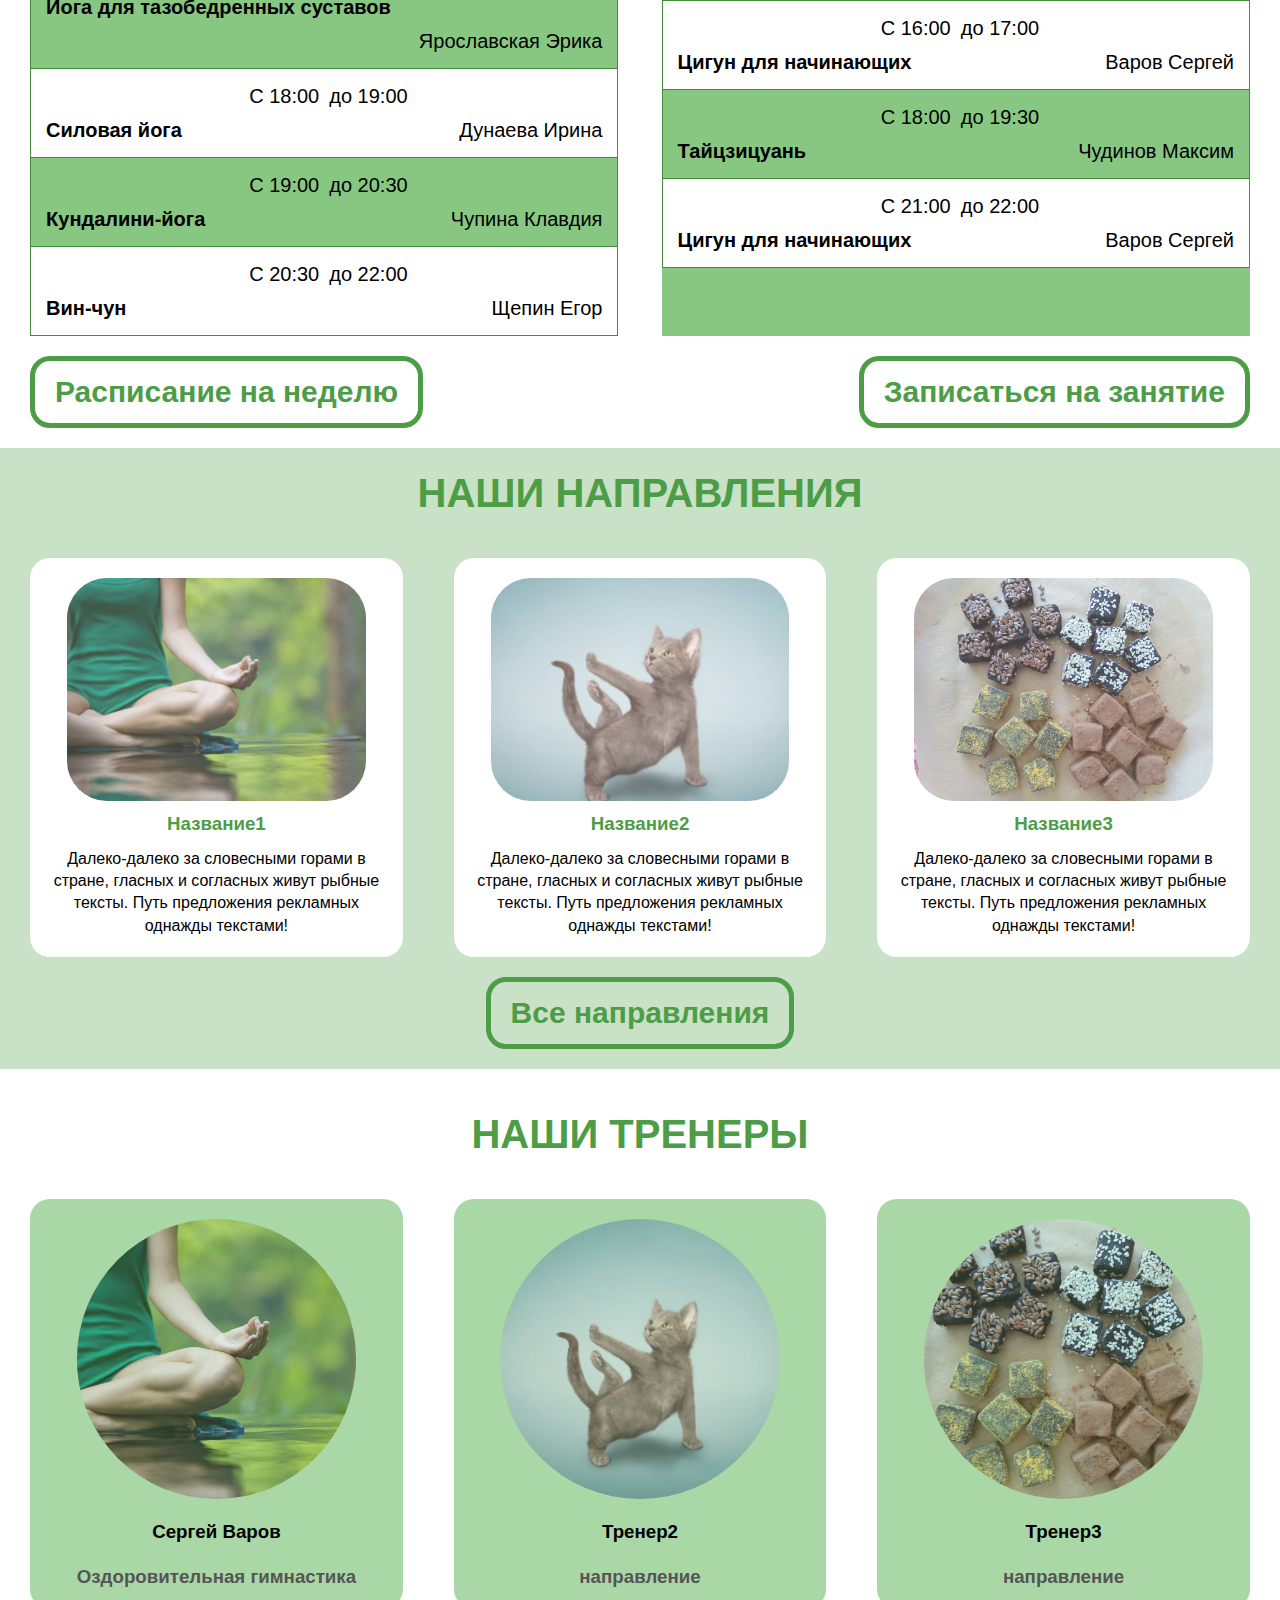
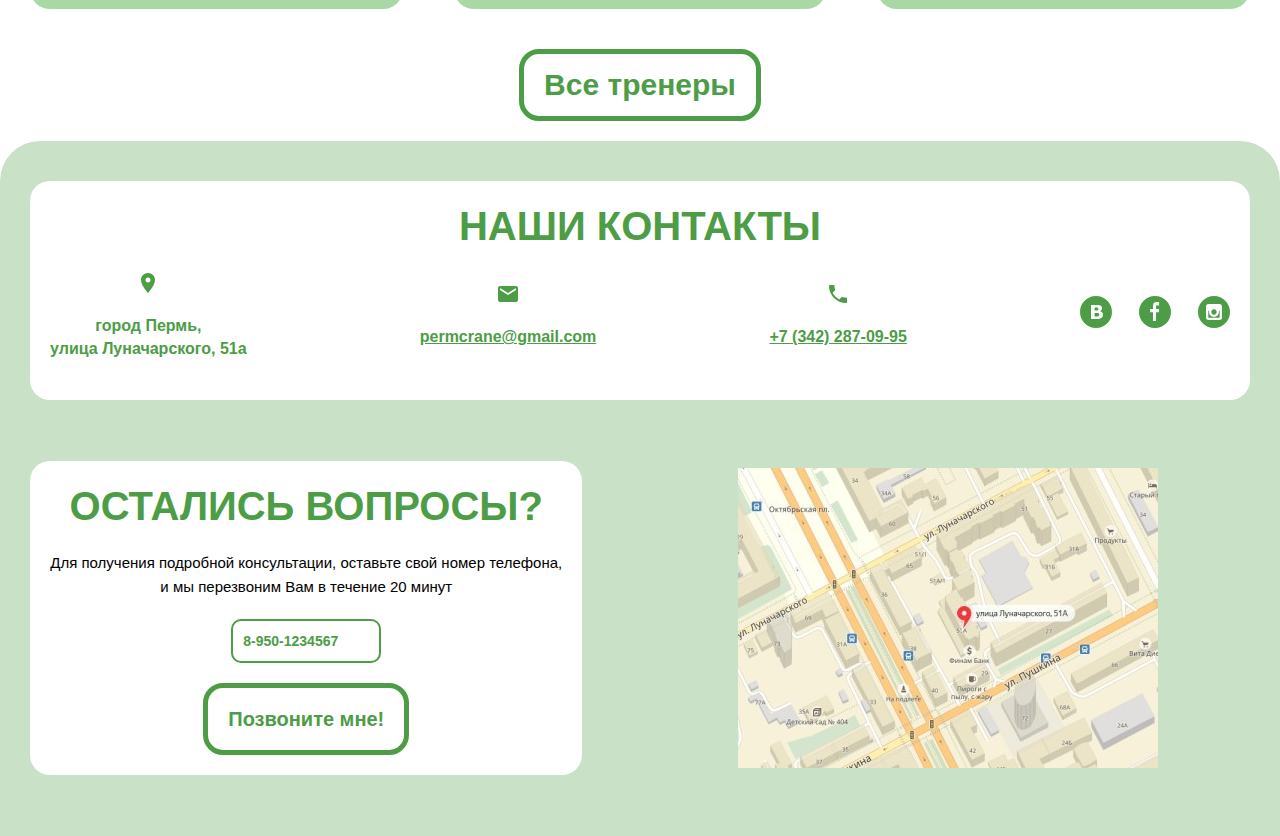
<file: white-crane/white-crane-15/index.html>
<!DOCTYPE html>
<html lang="ru">
<head>
  <meta charset="UTF-8">
  <meta http-equiv="x-ua-compatible" content="ie=edge">
  <meta name="viewport" content="width=device-width, initial-scale=1">
  <meta name="description" content="Краткое описание страницы менее 150 символов">
  <title>Белый Журавль: Главная</title>
  <link rel="stylesheet" href="css/style.css">
</head>
<body>
  <!-- <div class="debug">
            <div>
                <div>
                    <div></div>
                    <div></div>
                    <div></div>
                    <div></div>
                    <div></div>
                    <div></div>
                    <div></div>
                    <div></div>
                    <div></div>
                    <div></div>
                    <div></div>
                    <div></div>
                    <div></div>
                    <div></div>
                    <div></div>
                    <div></div>
                    <div></div>
                    <div></div>
                    <div></div>
                    <div></div>
                    <div></div>
                    <div></div>
                    <div></div>
                    <div></div>
                </div>
            </div>
        </div> -->
  <header class="page-header">
    <div class="page-header__wrapper">
      <h1 class="visually-hidden">Центр Восточной Культуры <strong>Белый Журавль</strong>, город Пермь</h1>
      <nav class="page-header__navigation main-nav main-nav--open main-nav--nojs">
        <button class="main-nav__toggle">
          <span class="visually-hidden">Меню</span>
          <svg class="main-nav__toggle-image main-nav__toggle-image--open" height="24" viewBox="0 0 24 24" width="24" xmlns="http://www.w3.org/2000/svg">
            <path d="M0 0h24v24H0z" fill="transparent"/>
            <path d="M3 18h18v-2H3v2zm0-5h18v-2H3v2zm0-7v2h18V6H3z" fill="currentColor"/>
          </svg>
          <svg class="main-nav__toggle-image main-nav__toggle-image--close" height="24" viewBox="0 0 24 24" width="24" xmlns="http://www.w3.org/2000/svg">
            <path d="M19 6.41L17.59 5 12 10.59 6.41 5 5 6.41 10.59 12 5 17.59 6.41 19 12 13.41 17.59 19 19 17.59 13.41 12z" fill="currentColor"/>
            <path d="M0 0h24v24H0z" fill="transparent"/>
          </svg>
        </button>
        <h2 class="visually-hidden">Главное меню</h2>
        <ul class="main-nav__list site-menu">
          <li class="site-menu__item site-menu__item">
            <a class="site-menu__link site-menu__link--current">Главная</a>
          </li>
          <li class="site-menu__item">
            <a class="site-menu__link" href="news.html">Новости</a>
          </li>
          <li class="site-menu__item">
            <a class="site-menu__link" href="schedule.html">Расписание</a>
          </li>
          <li class="site-menu__item">
            <a class="site-menu__link" href="prices.html">Цены</a>
          </li>
          <li class="site-menu__item">
            <a class="site-menu__link" href="coaches.html">Тренеры</a>
          </li>
          <li class="site-menu__item">
            <a class="site-menu__link" href="types.html">Направления</a>
            <ul class="site-menu__secondary secondary">
              <li class="secondary__item">
                <a class="secondary__link" href="type-group.html">Боевые искусства</a>
              </li>
              <li class="secondary__item">
                <a class="secondary__link" href="#">Йога</a>
              </li>
              <li class="secondary__item">
                <a class="secondary__link" href="#">Оздоровительные практики</a>
              </li>
              <li class="secondary__item">
                <a class="secondary__link" href="#">Женские практики</a>
              </li>
              <li class="secondary__item">
                <a class="secondary__link" href="#">Психотерапия</a>
              </li>
              <li class="secondary__item">
                <a class="secondary__link" href="#">Массажи</a>
              </li>
            </ul>
          </li>
          <li class="site-menu__item">
            <a class="site-menu__link" href="shop.html">Магазин</a>
          </li>
          <li class="site-menu__item">
            <a class="site-menu__link" href="contacts.html">Контакты</a>
          </li>
          <li class="site-menu__item">
            <a class="site-menu__link" href="reviews.html">Отзывы</a>
          </li>
          <li class="site-menu__item">
            <a class="site-menu__link" href="blog.html">Блог</a>
          </li>
        </ul>
      </nav>
      <p class="page-header__logo logo">
        <a>
          <img class="logo__crane" src="img/white-crane-logo-1.png" alt="Логотип центра восточной культуры Белый Журавль" width="57" height="130">
          <img class="logo__text" src="img/white-crane-logo-2.png" alt="Логотип центра восточной культуры Белый Журавль" width="239" height="110">
        </a>
      </p>
    </div>
  </header>
  <main class="page-main">
    <section class="greeting">
      <div class="greeting__wrapper">
        <h2 class="greeting__title">Центр восточной культуры «Белый журавль»</span> </h2>
        <p class="greeting__text"> - это уютное пространство в самом центре Перми, которое объединяет в одном месте многочисленные оздоровительные и духовные практики Индии, Китая, Японии и других стран Востока и Запада.</p>
        <p class="greeting__list-intro">В «Белом журавле» каждый сможет:</p>
        <ul class="greeting__list">
          <li class="greeting__item">Укрепить и оздоровить своё тело</li>
          <li class="greeting__item">Опробовать различные телесные практики</li>
          <li class="greeting__item">Найти единомышленников</li>
        </ul>
        <a href="#" class="button greeting__link">Подробнее</a>
      </div>
    </section>
    <section class="about">
      <div class="about__wrapper">
        <h2 class="visually-hidden">О нас</h2>
        <p class="about__intro">Вступление про многообразие направлений: Далеко-далеко за словесными горами в стране, гласных и согласных живут рыбные тексты. Злых грустный свой, своих повстречался диких всемогущая если заглавных меня!</p>
        <ul class="about__list">
          <li class="about__item">
            <h3>Боевые искусства</h3>
            <p class="about__description"><span>Ушу-таолу (спортивное)</span>, <span>ушу-саньда (боевое)</span>, <span>вин чун</span>, <span>нят нам</span></p>
            <svg class="about__icon" height="24" viewBox="0 0 24 24" width="24" xmlns="http://www.w3.org/2000/svg">
              <path d="M0 0h24v24H0z" fill="transparent"/>
              <path d="M12 2c1.1 0 2 .9 2 2s-.9 2-2 2-2-.9-2-2 .9-2 2-2zm9 7h-6v13h-2v-6h-2v6H9V9H3V7h18v2z" fill="currentColor"/>
            </svg>
          </li>
          <li class="about__item">
            <h3>Массажи</h3>
            <p class="about__description">Здесь можно привести примеры самых востребованных или наоборот самых экзотических видов массажей</p>
            <svg class="about__icon" height="24" viewBox="0 0 24 24" width="24" xmlns="http://www.w3.org/2000/svg" xmlns:xlink="http://www.w3.org/1999/xlink">   <path d="M23 5.5V20c0 2.2-1.8 4-4 4h-7.3c-1.08 0-2.1-.43-2.85-1.19L1 14.83s1.26-1.23 1.3-1.25c.22-.19.49-.29.79-.29.22 0 .42.06.6.16.04.01 4.31 2.46 4.31 2.46V4c0-.83.67-1.5 1.5-1.5S11 3.17 11 4v7h1V1.5c0-.83.67-1.5 1.5-1.5S15 .67 15 1.5V11h1V2.5c0-.83.67-1.5 1.5-1.5s1.5.67 1.5 1.5V11h1V5.5c0-.83.67-1.5 1.5-1.5s1.5.67 1.5 1.5z" fill="currentColor"/>
            </svg>
          </li>
          <li class="about__item">
            <h3>Оздоровительные практики</h3>
            <p class="about__description">Оздоровительная гимнастика, цигун, соматика, тайцзицюань</p>
            <svg class="about__icon" height="24" viewBox="0 0 24 24" width="24" xmlns="http://www.w3.org/2000/svg">
              <path d="M0 0h24v24H0z" fill="transparent"/>
              <path d="M12 21.35l-1.45-1.32C5.4 15.36 2 12.28 2 8.5 2 5.42 4.42 3 7.5 3c1.74 0 3.41.81 4.5 2.09C13.09 3.81 14.76 3 16.5 3 19.58 3 22 5.42 22 8.5c0 3.78-3.4 6.86-8.55 11.54L12 21.35z" fill="currentColor"/>
            </svg>
          </li>
          <li class="about__item">
            <h3>Психотерапия</h3>
            <p class="about__description">Сказкотерапия, песочная терапия, психодрама</p>
            <svg class="about__icon" height="24" viewBox="0 0 24 24" width="24" xmlns="http://www.w3.org/2000/svg">
              <path d="M16 6l2.29 2.29-4.88 4.88-4-4L2 16.59 3.41 18l6-6 4 4 6.3-6.29L22 12V6z" fill="currentColor"/>
              <path d="M0 0h24v24H0z" fill="transparent"/>
            </svg>
          </li>
          <li class="about__item">
            <h3>Мастер-классы</h3>
            <p class="about__description">Здесь можно привести примеры проводимых мастер-классов</p>
            <svg class="about__icon" height="24" viewBox="0 0 24 24" width="24" xmlns="http://www.w3.org/2000/svg">
              <path d="M0 0h24v24H0z" fill="transparent"/>
              <path d="M19.43 12.98c.04-.32.07-.64.07-.98s-.03-.66-.07-.98l2.11-1.65c.19-.15.24-.42.12-.64l-2-3.46c-.12-.22-.39-.3-.61-.22l-2.49 1c-.52-.4-1.08-.73-1.69-.98l-.38-2.65C14.46 2.18 14.25 2 14 2h-4c-.25 0-.46.18-.49.42l-.38 2.65c-.61.25-1.17.59-1.69.98l-2.49-1c-.23-.09-.49 0-.61.22l-2 3.46c-.13.22-.07.49.12.64l2.11 1.65c-.04.32-.07.65-.07.98s.03.66.07.98l-2.11 1.65c-.19.15-.24.42-.12.64l2 3.46c.12.22.39.3.61.22l2.49-1c.52.4 1.08.73 1.69.98l.38 2.65c.03.24.24.42.49.42h4c.25 0 .46-.18.49-.42l.38-2.65c.61-.25 1.17-.59 1.69-.98l2.49 1c.23.09.49 0 .61-.22l2-3.46c.12-.22.07-.49-.12-.64l-2.11-1.65zM12 15.5c-1.93 0-3.5-1.57-3.5-3.5s1.57-3.5 3.5-3.5 3.5 1.57 3.5 3.5-1.57 3.5-3.5 3.5z" fill="currentColor"/>
            </svg>
          </li>
        </ul>
        <a href="#" class="button about__link">Подробнее</a>
      </div>
    </section>
    <section class="news">
      <div class="news__wrapper slider">
        <h2 class="title news__title">Новости и акции</h2>
        <ul class="news__list slider__list">
          <li class="news__item slider__item slider__item--current">
            <h3>Заголовок новости</h3>
            <p class="news__date">
              <time datetime="2017-11-05">5 ноября 2017</time>
            </p>
            <p class="news__text">Далеко-далеко за словесными горами в стране, гласных и согласных живут рыбные тексты. Маленький подзаголовок буквоград власти которое первую вершину злых последний подпоясал?</p>
            <div class="news__relation relation">
              <div class="relation__offset"></div>
              <p class="relation__content news__image">
                <img src="img/news1.jpg" alt="Новость 1" width="750" height="500">
              </p>
            </div>
            <a href="news-item.html" class="button news__link">Подробнее</a>
          </li>
          <li class="news__item slider__item">
            <h3>Заголовок новости 2</h3>
            <p class="news__date">
              <time datetime="2017-11-05">5 ноября 2017</time>
            </p>
            <p class="news__text">Далеко-далеко за словесными горами в стране, гласных и согласных живут рыбные тексты. Маленький подзаголовок </p>
            <div class="news__relation relation">
              <div class="relation__offset"></div>
              <p class="relation__content news__image">
                <img src="img/news2.jpg" alt="Новость 2" width="600" height="600">
              </p>
            </div>
            <a href="#" class="button news__link">Подробнее</a>
          </li>
          <li class="news__item slider__item">
            <h3>Заголовок новости3</h3>
            <p class="news__date">
              <time datetime="2017-11-05">5 ноября 2017</time>
            </p>
            <p class="news__text">Далеко-далеко за словесными горами в стране, гласных и согласных живут рыбные тексты. Маленький подзаголовок буквоград власти которое первую вершину злых последний подпоясал?</p>
            <div class="news__relation relation">
              <div class="relation__offset"></div>
              <p class="relation__content news__image">
                <img src="img/news3.jpg" alt="Новость 3" width="1040" height="780">
              </p>
            </div>
            <a href="#" class="button news__link">Подробнее</a>
          </li>
        </ul>
        <a class="button news__all" href="news.html">Все новости</a>
      </div>
    </section>
    <section class="schedule schedule--index">
      <div class="schedule__wrapper">
        <h2 class="title schedule__title">Расписание на <time datetime="2017-11-05">5 ноября 2017</time> </h2>
        <section class="schedule__day schedule__day--show">
          <table class="schedule__table">
            <caption>Зал 1</caption>
            <thead class="visually-hidden">
              <tr>
                <th>Начало занятия</th>
                <th>Окончание занятия</th>
                <th>Направление</th>
                <th>Тренер</th>
              </tr>
            </thead>
            <tbody>
              <tr class="schedule__item">
                <td>7:00</td>
                <td>8:00</td>
                <td>Beauty-йога</td>
                <td>Винник Оксана</td>
              </tr>
              <tr class="schedule__item">
                <td>8:30</td>
                <td>10:00</td>
                <td>Ушу для школьников</td>
                <td>Волгарева Динара</td>
              </tr>
              <tr class="schedule__item">
                <td>10:00</td>
                <td>11:30</td>
                <td>Хатха-йога</td>
                <td>Туктамышева Екатерина</td>
              </tr>
              <tr class="schedule__item">
                <td>11:30</td>
                <td>12:30</td>
                <td>Женская йога, йога для беременных</td>
                <td>Туктамышева Екатерина</td>
              </tr>
              <tr class="schedule__item">
                <td>16:00</td>
                <td>17:00</td>
                <td>Йога для тазобедренных суставов</td>
                <td>Ярославская Эрика</td>
              </tr>
              <tr class="schedule__item">
                <td>18:00</td>
                <td>19:00</td>
                <td>Силовая йога</td>
                <td>Дунаева Ирина</td>
              </tr>
              <tr class="schedule__item">
                <td>19:00</td>
                <td>20:30</td>
                <td>Кундалини-йога</td>
                <td>Чупина Клавдия</td>
              </tr>
              <tr class="schedule__item">
                <td>20:30</td>
                <td>22:00</td>
                <td>Вин-чун</td>
                <td>Щепин Егор</td>
              </tr>
            </tbody>
          </table>
          <table class="schedule__table">
            <caption>Зал 2</caption>
            <thead class="visually-hidden">
              <tr>
                <th>Начало занятия</th>
                <th>Окончание занятия</th>
                <th>Направление</th>
                <th>Тренер</th>
              </tr>
            </thead>
            <tbody>
              <tr class="schedule__item">
                <td>7:30</td>
                <td>8:30</td>
                <td>Цигун для начинающих</td>
                <td>Варов Сергей</td>
              </tr>
              <tr class="schedule__item">
                <td>8:30</td>
                <td>10:00</td>
                <td>Бодифлекс</td>
                <td>Колыванова Светлана</td>
              </tr>
              <tr class="schedule__item">
                <td>11:00</td>
                <td>12:00</td>
                <td>Динамический цигун</td>
                <td>Варов Сергей</td>
              </tr>
              <tr class="schedule__item">
                <td>13:00</td>
                <td>14:00</td>
                <td>Хатха-йога "Здоровая спина"</td>
                <td>Ярославская Эрика</td>
              </tr>
              <tr class="schedule__item">
                <td>14:30</td>
                <td>15:30</td>
                <td>Цигун. Дыхательные техники</td>
                <td>Политова Ольга</td>
              </tr>
              <tr class="schedule__item">
                <td>16:00</td>
                <td>17:00</td>
                <td>Цигун для начинающих</td>
                <td>Варов Сергей</td>
              </tr>
              <tr class="schedule__item">
                <td>18:00</td>
                <td>19:30</td>
                <td>Тайцзицуань</td>
                <td>Чудинов Максим</td>
              </tr>
              <tr class="schedule__item">
                <td>21:00</td>
                <td>22:00</td>
                <td>Цигун для начинающих</td>
                <td>Варов Сергей</td>
              </tr>
            </tbody>
          </table>
        </section>
        <a href="#" class="button schedule__link">Расписание на неделю</a>
        <button class="button button--signup schedule__signup schedule__signup--index" type="button">Записаться на занятие</button>
        <section class="modal modal--signup schedule__modal signup">
          <button class="signup__close" type="button">
            <span class="visually-hidden">Закрыть</span>
            <svg class="signup__close-icon" height="24" viewBox="0 0 24 24" width="24" xmlns="http://www.w3.org/2000/svg">
              <path d="M19 6.41L17.59 5 12 10.59 6.41 5 5 6.41 10.59 12 5 17.59 6.41 19 12 13.41 17.59 19 19 17.59 13.41 12z" fill="currentColor"/>
              <path d="M0 0h24v24H0z" fill="transparent"/>
            </svg>
          </button>
          <div class="signup__wrapper">
            <h3 class="visually-hidden">Запись на занятие</h3>
            <p class="signup__intro">Чтобы записаться на занятие, позвоните нам по номеру <a href="tel:+7(342)2870995">+7 (342) 287-09-95</a>, или заполните форму:</p>
            <form class="signup__form form" action="#" method="post">
              <fieldset class="form__fieldset">
                <legend>Ваши контактные данные</legend>
                <ul class="form__list">
                  <li class="form__item">
                    <label class="form__label" for="name">Ваше имя:</label>
                    <input class="form__input" type="text" name="name" id="name" placeholder="Иван" required>
                  </li>
                  <li class="form__item">
                    <label class="form__label" for="surname">Ваша фамилия:</label>
                    <input class="form__input" type="text" name="surname" id="surname" placeholder="Иванов" required>
                  </li>
                  <li class="form__item">
                    <label class="form__label" for="phone">Номер телефона:</label>
                    <input class="form__input" type="tel" name="phone" id="phone" placeholder="8-950-1234567" required>
                  </li>
                </ul>
              </fieldset>
              <fieldset class="form__fieldset">
                <legend>Информация о выбранном занятии</legend>
                <ul class="form__list">
                  <li class="form__item">
                    <label class="form__label" for="type">Занятие:</label>
                    <input class="form__input" type="text" name="type" id="type" placeholder="Цигун" required>
                  </li>
                  <li class="form__item">
                    <label class="form__label" for="date">Дата:</label>
                    <input class="form__input" type="date" name="date" id="date" value="2017-11-06" required>
                  </li>
                  <li class="form__item">
                    <label class="form__label" for="time">Время:</label>
                    <input class="form__input" type="time" name="time" id="time" value="08:30" required>
                  </li>
                </ul>
              </fieldset>
              <fieldset class="form__fieldset form__fieldset--comment">
                <legend>Комментарий</legend>
                <textarea class="form__comment" name="comment" id="comment" cols="30" rows="10" placeholder="Ваше сообщение"></textarea>
              </fieldset>
              <button class="button form__submit" type="submit">Записаться</button>
            </form>
          </div>
        </section>
      </div>
    </section>
    <section class="types">
      <div class="types__wrapper slider">
        <h2 class="title types__title">Наши направления</h2>
        <ul class="types__list slider__list">
          <li class="types__item slider__item slider__item--current">
            <a class="types__link" href="#">
              <h3 class="types__name">Название1</h3>
              <div class="types__relation relation">
                <div class="relation__offset"></div>
                <p class="relation__content types__image">
                  <img src="img/news1.jpg" alt="Направление 1" width="750" height="500">
                </p>
              </div>
            </a>
            <p class="types__description">Далеко-далеко за словесными горами в стране, гласных и согласных живут рыбные тексты. Путь предложения рекламных однажды текстами!</p>
            <a href="#" class="button types__details">Подробнее</a>
          </li>
          <li class="types__item slider__item">
            <a class="types__link" href="#">
              <h3 class="types__name">Название2</h3>
              <div class="types__relation relation">
                <div class="relation__offset"></div>
                <p class="relation__content types__image">
                  <img src="img/news2.jpg" alt="Направление 2" width="600" height="600">
                </p>
              </div>
            </a>
            <p class="types__description">Далеко-далеко за словесными горами в стране, гласных и согласных живут рыбные тексты. Путь предложения рекламных однажды текстами!</p>
            <a href="#" class="button types__details">Подробнее</a>
          </li>
          <li class="types__item slider__item">
            <a class="types__link" href="#">
              <h3 class="types__name">Название3</h3>
              <div class="types__relation relation">
                <div class="relation__offset"></div>
                <p class="relation__content types__image">
                  <img src="img/news3.jpg" alt="Направление 3" width="1040" height="780">
                </p>
              </div>
            </a>
            <p class="types__description">Далеко-далеко за словесными горами в стране, гласных и согласных живут рыбные тексты. Путь предложения рекламных однажды текстами!</p>
            <a href="#" class="button types__details">Подробнее</a>
          </li>
        </ul>
        <a class="button types__all" href="types.html">Все направления</a>
      </div>
    </section>
    <section class="coaches">
      <div class="coaches__wrapper slider">
        <h2 class="title coaches__title">Наши тренеры</h2>
        <ul class="coaches__list slider__list">
          <li class="coaches__item slider__item slider__item--current">
            <a class="coaches__link" href="#">
              <h3 class="coaches__name">Сергей Варов <span class="coaches__type">Оздоровительная гимнастика</span></h3>
              <div class="coaches__relation relation">
                <div class="relation__offset"></div>
                <p class="relation__content coaches__image">
                  <img src="img/news1.jpg" alt="Тренер 1" width="750" height="500">
                </p>
              </div>
            </a>
            <a href="#" class="button coaches__details">Подробнее</a>
          </li>
          <li class="coaches__item slider__item">
            <a class="coaches__link" href="#">
              <h3 class="coaches__name">Тренер2 <span class="coaches__type">направление</span></h3>
              <div class="coaches__relation relation">
                <div class="relation__offset"></div>
                <p class="relation__content coaches__image">
                  <img src="img/news2.jpg" alt="Тренер 2" width="600" height="600">
                </p>
              </div>
            </a>
            <a href="#" class="button coaches__details">Подробнее</a>
          </li>
          <li class="coaches__item slider__item">
            <a class="coaches__link" href="#">
              <h3 class="coaches__name">Тренер3 <span class="coaches__type">направление</span></h3>
              <div class="coaches__relation relation">
                <div class="relation__offset"></div>
                <p class="relation__content coaches__image">
                  <img src="img/news3.jpg" alt="Тренер 3" width="1040" height="780">
                </p>
              </div>
            </a>
            <a href="#" class="button coaches__details">Подробнее</a>
          </li>
        </ul>
        <a class="button coaches__all" href="coaches.html">Все тренеры</a>
      </div>
    </section>
  </main>
  <footer class="page-footer">
    <div class="page-footer__wrapper">
      <div class="page-footer__row">
        <section class="page-footer__recall recall">
          <h2 class="title recall__title">Остались вопросы?</h2>
          <p class="recall__text">Для получения подробной консультации, оставьте свой номер телефона, и мы перезвоним Вам в течение 20 минут</p>
          <form class="recall__form form" action="#" method="post">
            <p>
              <label class="form__label" for="tel"><span class="visually-hidden">Телефон:</span></label>
              <input class="form__input" type="tel" name="phone" id="tel" placeholder="8-950-1234567">
            </p>
            <button class="button form__submit" type="submit">Позвоните мне!</button>
          </form>
        </section>
        <section class="page-footer__contacts contacts">
          <h2 class="title contacts__title">Наши контакты</h2>
          <p class="contacts__address">
            <svg class="contacts__icon" height="24" viewBox="0 0 24 24" width="24" xmlns="http://www.w3.org/2000/svg">
              <path d="M12 2C8.13 2 5 5.13 5 9c0 5.25 7 13 7 13s7-7.75 7-13c0-3.87-3.13-7-7-7zm0 9.5c-1.38 0-2.5-1.12-2.5-2.5s1.12-2.5 2.5-2.5 2.5 1.12 2.5 2.5-1.12 2.5-2.5 2.5z" fill="currentColor"/>
              <path d="M0 0h24v24H0z" fill="transparent"/>
            </svg>
            <span class="visually-hidden">Приходите к нам по адресу:</span> город Пермь, <span class="nowrap">улица Луначарского, 51а</span>
          </p>
          <p class="contacts__email">
            <svg class="contacts__icon" height="24" viewBox="0 0 24 24" width="24" xmlns="http://www.w3.org/2000/svg">
              <path d="M20 4H4c-1.1 0-1.99.9-1.99 2L2 18c0 1.1.9 2 2 2h16c1.1 0 2-.9 2-2V6c0-1.1-.9-2-2-2zm0 4l-8 5-8-5V6l8 5 8-5v2z" fill="currentColor"/>
              <path d="M0 0h24v24H0z" fill="transparent"/>
            </svg>
            <span class="visually-hidden">Пишите нам на почту</span>
            <a href="mailto:permcrane@gmail.com">permcrane@gmail.com</a>
          </p>
          <p class="contacts__phone">
            <svg class="contacts__icon" height="24" viewBox="0 0 24 24" width="24" xmlns="http://www.w3.org/2000/svg">
              <path d="M0 0h24v24H0z" fill="transparent"/>
              <path d="M6.62 10.79c1.44 2.83 3.76 5.14 6.59 6.59l2.2-2.2c.27-.27.67-.36 1.02-.24 1.12.37 2.33.57 3.57.57.55 0 1 .45 1 1V20c0 .55-.45 1-1 1-9.39 0-17-7.61-17-17 0-.55.45-1 1-1h3.5c.55 0 1 .45 1 1 0 1.25.2 2.45.57 3.57.11.35.03.74-.25 1.02l-2.2 2.2z" fill="currentColor"/>
            </svg>
            <span class="visually-hidden">Звоните нам по номеру</span>
            <a href="tel:+7(342)2870995">+7 (342) 287-09-95</a>
          </p>
          <div class="contacts__social social">
            <p class="social__text visually-hidden">Ищите нас в социальных сетях:</p>
            <ul class="social__list">
              <li class="social__item">
                <a class="social__link" href="https://vk.com/permcrane">
                  <span class="visually-hidden">Вконтакте</span>
                  <svg xmlns="http://www.w3.org/2000/svg" width="32" height="32" viewBox="0 0 32 32">
                    <g>
                      <path d="M16.637 14.495c.402-.019.719-.082.951-.188.326-.145.54-.33.641-.559.101-.229.15-.496.15-.797 0-.232-.058-.465-.174-.697-.116-.232-.322-.405-.617-.517-.264-.1-.592-.155-.984-.165a76.242 76.242 0 0 0-1.652-.014h-.339v2.965h.565c.571 0 1.057-.009 1.459-.028zM18.118 17.084c-.282-.081-.672-.125-1.166-.132a127.97 127.97 0 0 0-1.55-.009h-.79v3.493h.264c1.014 0 1.74-.003 2.18-.009a3.2 3.2 0 0 0 1.212-.245c.377-.157.633-.364.774-.625s.214-.562.214-.9c0-.446-.088-.788-.261-1.03-.17-.241-.464-.423-.877-.543z" fill="currentColor"/>   <path d="M16 0C7.164 0 0 7.164 0 16c0 8.837 7.164 16 16 16 8.837 0 16-7.163 16-16 0-8.836-7.163-16-16-16zm6.602 20.531a3.73 3.73 0 0 1-1.124 1.327c-.552.415-1.161.71-1.823.886s-1.501.264-2.519.264h-6.121V8.987h5.443c1.13 0 1.957.038 2.48.113a5.126 5.126 0 0 1 1.561.5c.533.27.929.632 1.189 1.087.26.455.392.975.392 1.558 0 .678-.179 1.278-.536 1.795-.358.518-.863.92-1.517 1.208v.075c.917.182 1.642.559 2.179 1.13.537.571.807 1.325.807 2.261 0 .678-.138 1.283-.411 1.817z" fill="currentColor"/>
                    </g>
                  </svg>
                </a>
              </li>
              <li class="social__item">
                <a class="social__link" href="#">
                  <span class="visually-hidden">Facebook</span>
                  <svg version="1.1" id="Layer_1" xmlns="http://www.w3.org/2000/svg" xmlns:xlink="http://www.w3.org/1999/xlink" x="0px" y="0px" width="32px" height="32px" viewBox="0 0 32 32" enable-background="new 0 0 32 32" xml:space="preserve">
                    <path fill="currentColor" d="M16,0C7.164,0,0,7.163,0,16s7.164,16,16,16c8.837,0,16-7.164,16-16S24.837,0,16,0z M20.062,9.455h-3.021	v3.444h3.021v3.445h-3.021v8.61h-3.021v-8.61H11v-3.445h3.021V9.455c0-1.902,1.353-3.445,3.021-3.445h3.021V9.455z"/>
                  </svg>
                </a>
              </li>
              <li class="social__item">
                <a class="social__link" href="https://www.instagram.com/cvk_whitecrane
/">
                  <span class="visually-hidden">Instagram</span>
                  <svg version="1.1" id="Layer_1" xmlns="http://www.w3.org/2000/svg" xmlns:xlink="http://www.w3.org/1999/xlink" x="0px" y="0px" width="32px" height="32px" viewBox="0 0 32 32" enable-background="new 0 0 32 32" xml:space="preserve">
                    <g>
                      <path fill="currentColor" d="M20.916,16c0,2.728-2.211,4.938-4.938,4.938S11.039,18.728,11.039,16c0-0.394,0.051-0.773,0.138-1.14 h-0.897v6.838h11.396V14.86h-0.897C20.865,15.227,20.916,15.606,20.916,16z"/>
                      <path fill="currentColor" d="M15.978,18.659c1.466,0,2.659-1.193,2.659-2.659s-1.193-2.659-2.659-2.659 c-1.466,0-2.659,1.193-2.659,2.659S14.511,18.659,15.978,18.659z"/>
                      <rect x="18.637" y="10.302" fill="#FFFFFF" width="3.039" height="3.039"/>
                      <path fill="currentColor" d="M16,0C7.164,0,0,7.164,0,16c0,8.837,7.164,16,16,16c8.837,0,16-7.163,16-16C32,7.164,24.837,0,16,0z M23.955,21.698c0,1.254-1.025,2.279-2.279,2.279H10.279C9.026,23.978,8,22.952,8,21.698V10.302c0-1.253,1.026-2.279,2.279-2.279 h11.396c1.254,0,2.279,1.026,2.279,2.279V21.698z"/
                    </g>
                  </svg>
                </a>
              </li>
            </ul>
          </div>
        </section>
        <section class="page-footer__map map">
          <h2 class="title map__title visually-hidden">Мы на карте Перми</h2>
          <p class="map__iframe">
            <iframe src="https://yandex.ru/map-widget/v1/-/CBayMDxR~A"></iframe>
          </p>
        </section>
      </div>
    </div>
  </footer>
  <script src="https://ajax.googleapis.com/ajax/libs/jquery/3.2.1/jquery.min.js"></script>
  <script src="js/main.js"></script>
</body>
</html>
</file>
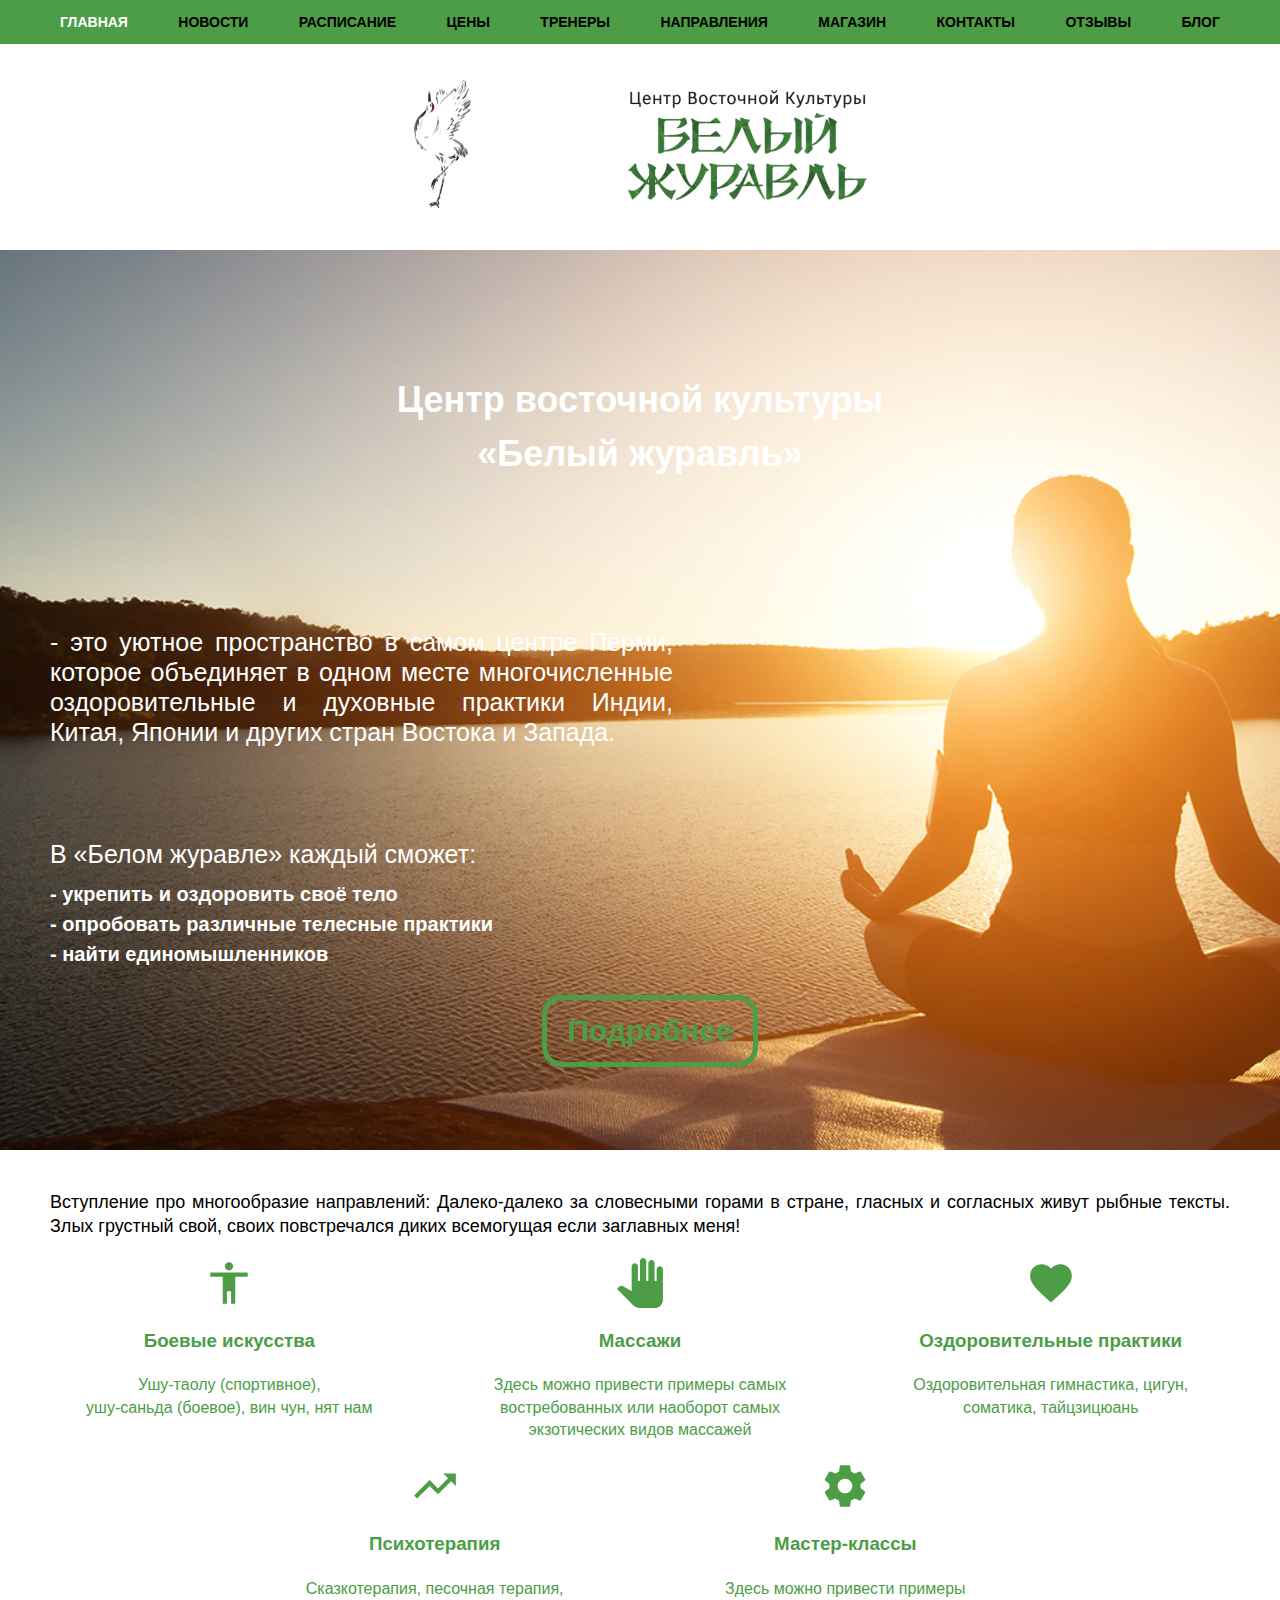
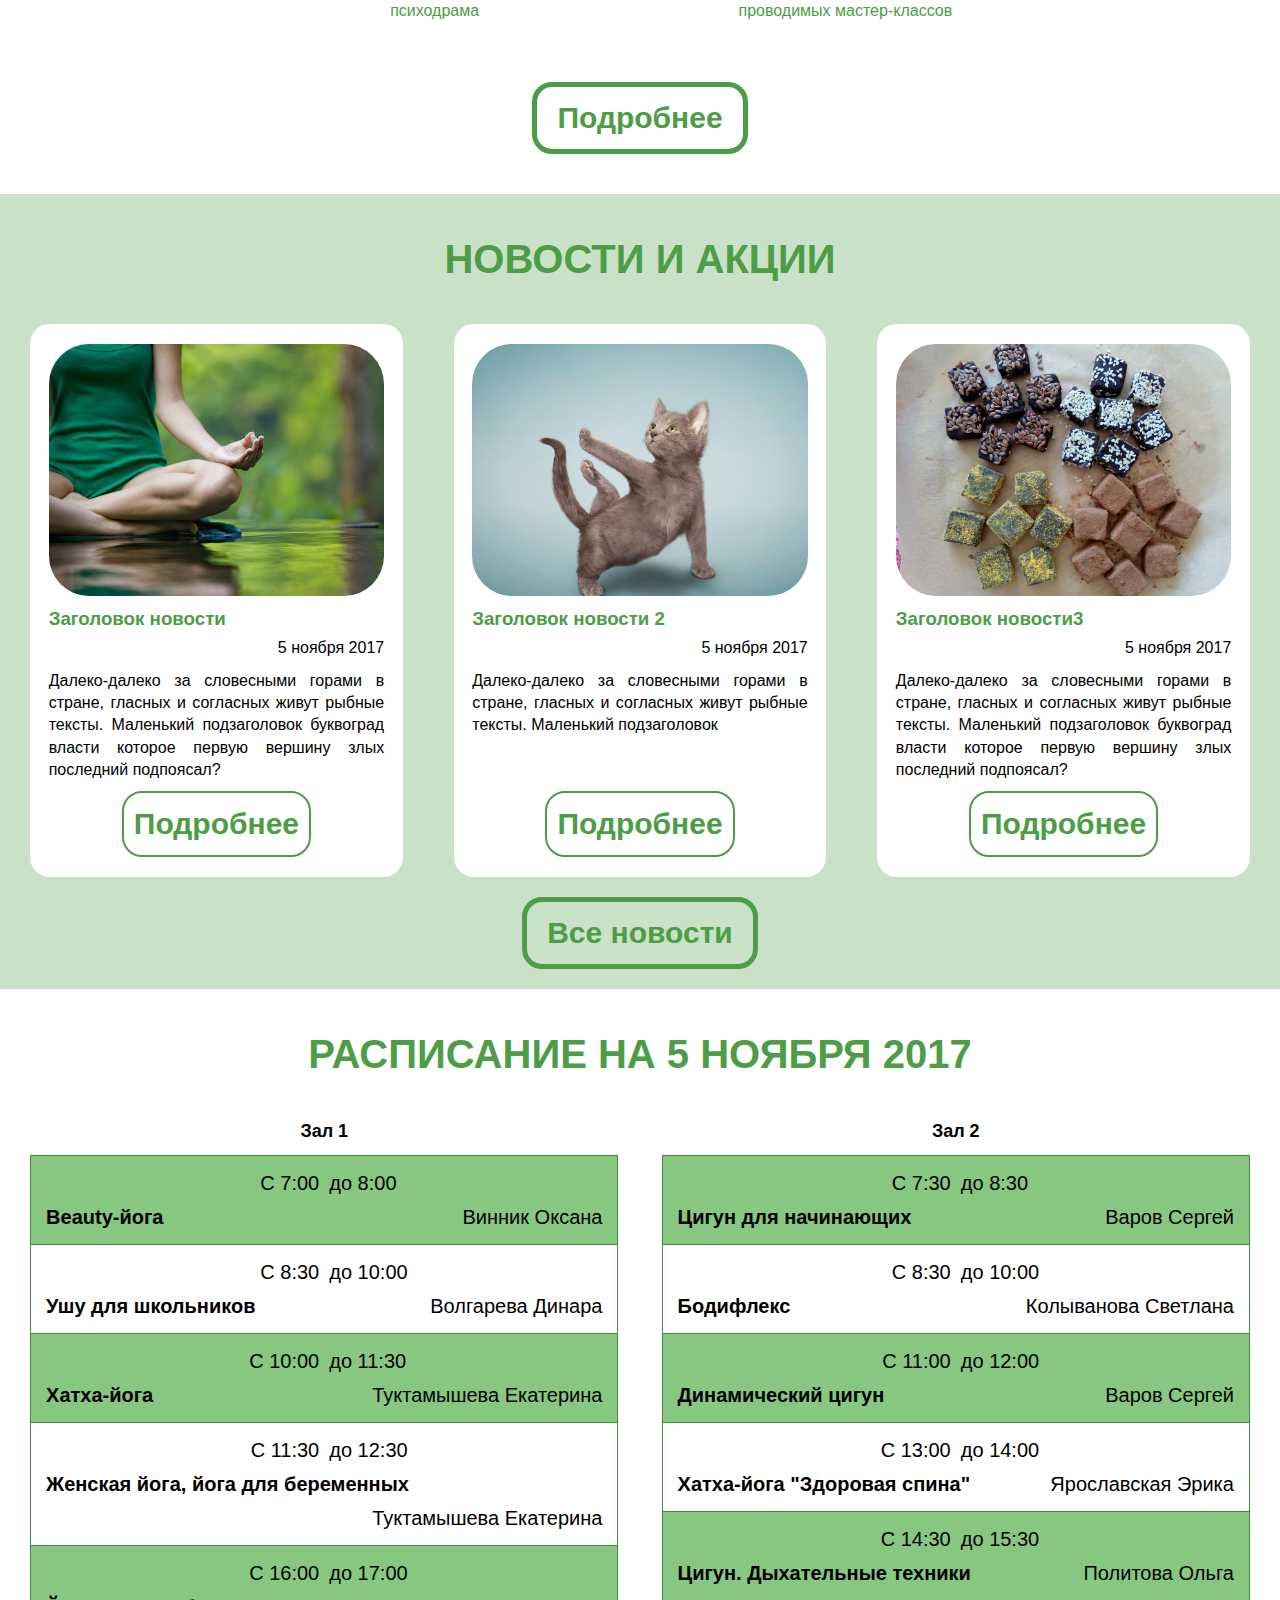
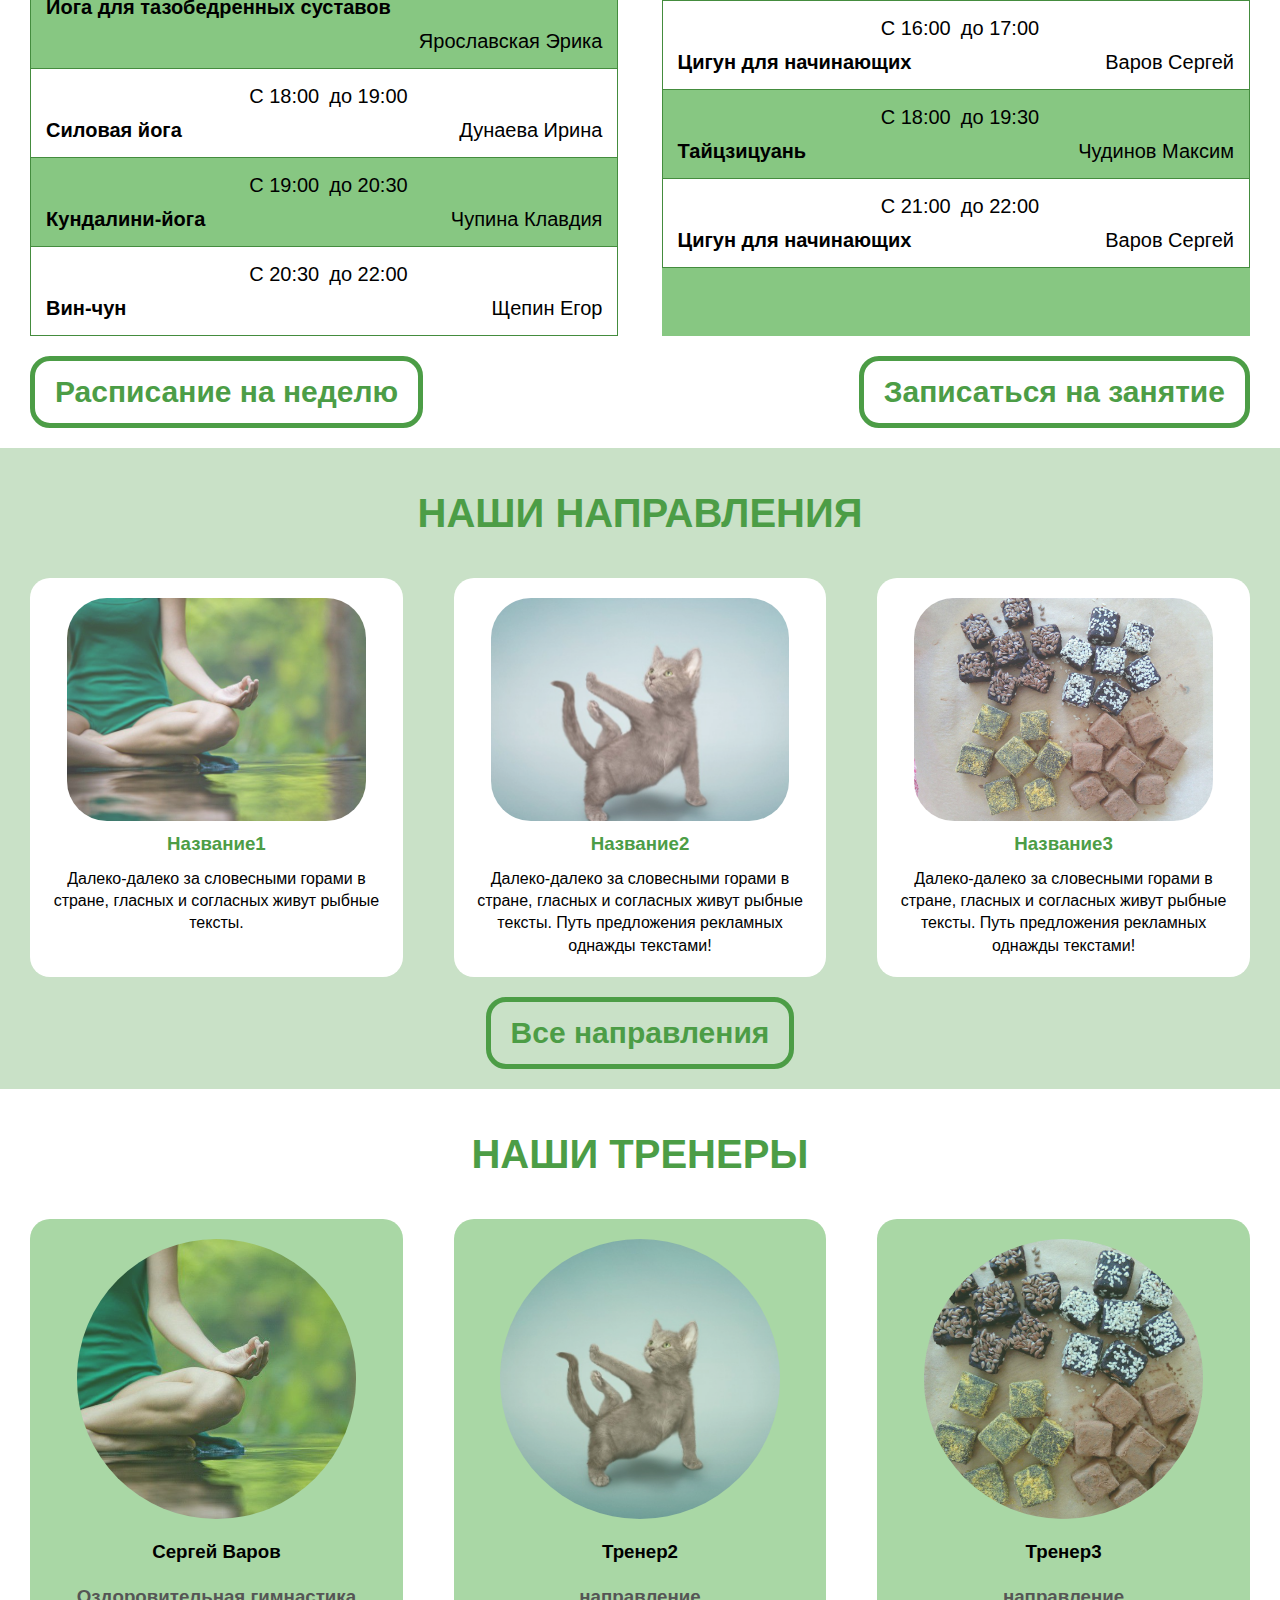
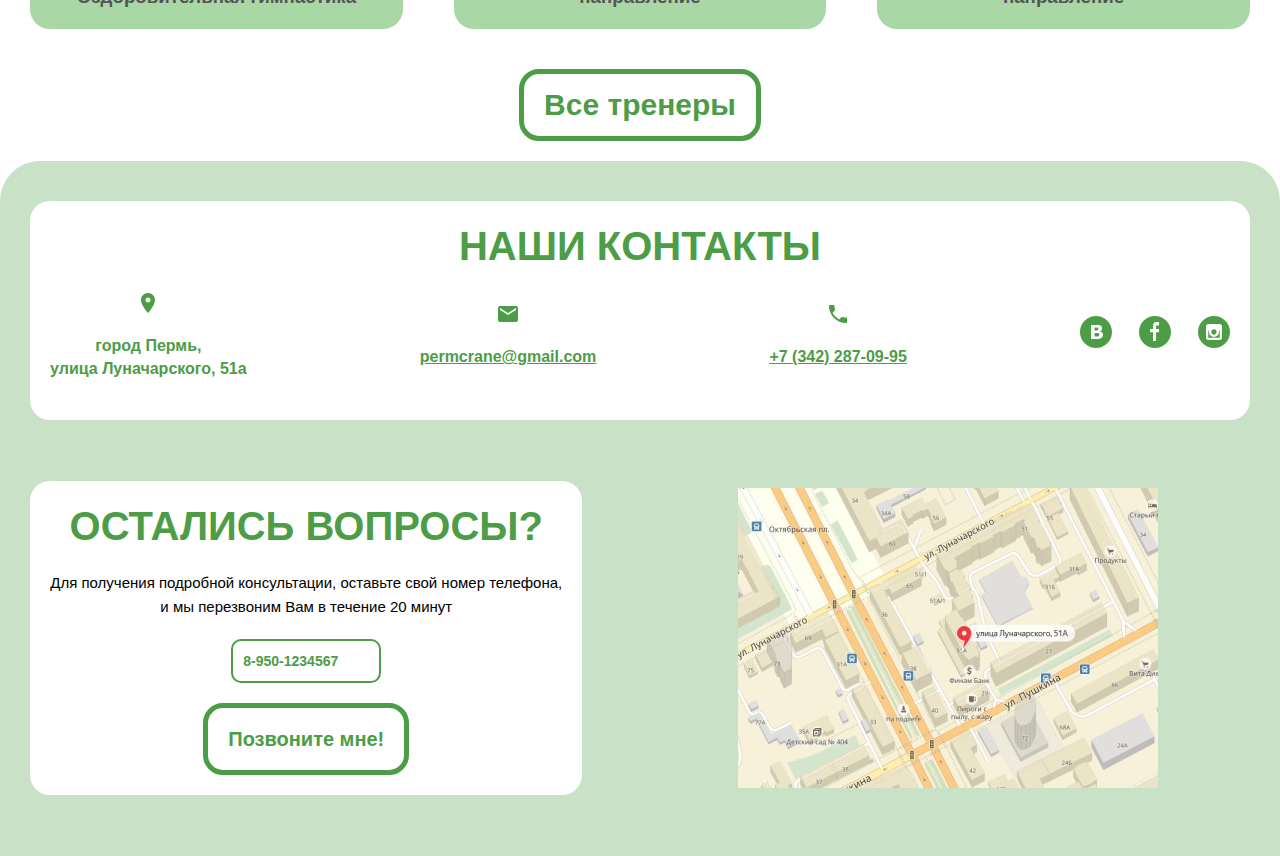
<file: white-crane/white-crane-16/index.html>
<!DOCTYPE html>
<html lang="ru">
<head>
  <meta charset="UTF-8">
  <meta http-equiv="x-ua-compatible" content="ie=edge">
  <meta name="viewport" content="width=device-width, initial-scale=1">
  <meta name="description" content="Краткое описание страницы менее 150 символов">
  <title>Белый Журавль: Главная</title>
  <link rel="stylesheet" href="css/style.css">
</head>
<body>
  <!-- <div class="debug">
            <div>
                <div>
                    <div></div>
                    <div></div>
                    <div></div>
                    <div></div>
                    <div></div>
                    <div></div>
                    <div></div>
                    <div></div>
                    <div></div>
                    <div></div>
                    <div></div>
                    <div></div>
                    <div></div>
                    <div></div>
                    <div></div>
                    <div></div>
                    <div></div>
                    <div></div>
                    <div></div>
                    <div></div>
                    <div></div>
                    <div></div>
                    <div></div>
                    <div></div>
                </div>
            </div>
        </div> -->
  <header class="page-header">
    <div class="page-header__wrapper">
      <h1 class="visually-hidden">Центр Восточной Культуры <strong>Белый Журавль</strong>, город Пермь</h1>
      <nav class="page-header__navigation main-nav main-nav--open main-nav--nojs">
        <button class="main-nav__toggle">
          <span class="visually-hidden">Меню</span>
          <svg class="main-nav__toggle-image main-nav__toggle-image--open" height="24" viewBox="0 0 24 24" width="24" xmlns="http://www.w3.org/2000/svg">
            <path d="M0 0h24v24H0z" fill="transparent"/>
            <path d="M3 18h18v-2H3v2zm0-5h18v-2H3v2zm0-7v2h18V6H3z" fill="currentColor"/>
          </svg>
          <svg class="main-nav__toggle-image main-nav__toggle-image--close" height="24" viewBox="0 0 24 24" width="24" xmlns="http://www.w3.org/2000/svg">
            <path d="M19 6.41L17.59 5 12 10.59 6.41 5 5 6.41 10.59 12 5 17.59 6.41 19 12 13.41 17.59 19 19 17.59 13.41 12z" fill="currentColor"/>
            <path d="M0 0h24v24H0z" fill="transparent"/>
          </svg>
        </button>
        <h2 class="visually-hidden">Главное меню</h2>
        <ul class="main-nav__list site-menu">
          <li class="site-menu__item site-menu__item">
            <a class="site-menu__link site-menu__link--current">Главная</a>
          </li>
          <li class="site-menu__item">
            <a class="site-menu__link" href="news.html">Новости</a>
          </li>
          <li class="site-menu__item">
            <a class="site-menu__link" href="schedule.html">Расписание</a>
          </li>
          <li class="site-menu__item">
            <a class="site-menu__link" href="prices.html">Цены</a>
          </li>
          <li class="site-menu__item">
            <a class="site-menu__link" href="coaches.html">Тренеры</a>
          </li>
          <li class="site-menu__item">
            <a class="site-menu__link" href="types.html">Направления</a>
            <ul class="site-menu__secondary secondary">
              <li class="secondary__item">
                <a class="secondary__link" href="type-group.html">Боевые искусства</a>
              </li>
              <li class="secondary__item">
                <a class="secondary__link" href="#">Йога</a>
              </li>
              <li class="secondary__item">
                <a class="secondary__link" href="#">Оздоровительные практики</a>
              </li>
              <li class="secondary__item">
                <a class="secondary__link" href="#">Женские практики</a>
              </li>
              <li class="secondary__item">
                <a class="secondary__link" href="#">Психотерапия</a>
              </li>
              <li class="secondary__item">
                <a class="secondary__link" href="#">Массажи</a>
              </li>
            </ul>
          </li>
          <li class="site-menu__item">
            <a class="site-menu__link" href="shop.html">Магазин</a>
          </li>
          <li class="site-menu__item">
            <a class="site-menu__link" href="contacts.html">Контакты</a>
          </li>
          <li class="site-menu__item">
            <a class="site-menu__link" href="reviews.html">Отзывы</a>
          </li>
          <li class="site-menu__item">
            <a class="site-menu__link" href="blog.html">Блог</a>
          </li>
        </ul>
      </nav>
      <p class="page-header__logo logo">
        <a>
          <img class="logo__crane" src="img/white-crane-logo-1.png" alt="Логотип центра восточной культуры Белый Журавль" width="57" height="130">
          <img class="logo__text" src="img/white-crane-logo-2.png" alt="Логотип центра восточной культуры Белый Журавль" width="239" height="110">
        </a>
      </p>
    </div>
  </header>
  <main class="page-main">
    <section class="greeting">
      <div class="greeting__wrapper">
        <h2 class="greeting__title">Центр восточной культуры «Белый журавль»</span> </h2>
        <p class="greeting__text"> - это уютное пространство в самом центре Перми, которое объединяет в одном месте многочисленные оздоровительные и духовные практики Индии, Китая, Японии и других стран Востока и Запада.</p>
        <div class="greeting__list-wrapper">
          <p class="greeting__list-intro">В «Белом журавле» каждый сможет:</p>
          <ul class="greeting__list">
            <li class="greeting__item">Укрепить и оздоровить своё тело</li>
            <li class="greeting__item">Опробовать различные телесные практики</li>
            <li class="greeting__item">Найти единомышленников</li>
          </ul>
        </div>
        <a href="types.html" class="button greeting__link">Подробнее</a>
      </div>
    </section>
    <section class="about">
      <div class="about__wrapper">
        <h2 class="visually-hidden">О нас</h2>
        <p class="about__intro">Вступление про многообразие направлений: Далеко-далеко за словесными горами в стране, гласных и согласных живут рыбные тексты. Злых грустный свой, своих повстречался диких всемогущая если заглавных меня!</p>
        <ul class="about__list">
          <li class="about__item">
            <h3>Боевые искусства</h3>
            <p class="about__description"><span>Ушу-таолу (спортивное)</span>, <span>ушу-саньда (боевое)</span>, <span>вин чун</span>, <span>нят нам</span></p>
            <svg class="about__icon" height="24" viewBox="0 0 24 24" width="24" xmlns="http://www.w3.org/2000/svg">
              <path d="M0 0h24v24H0z" fill="transparent"/>
              <path d="M12 2c1.1 0 2 .9 2 2s-.9 2-2 2-2-.9-2-2 .9-2 2-2zm9 7h-6v13h-2v-6h-2v6H9V9H3V7h18v2z" fill="currentColor"/>
            </svg>
          </li>
          <li class="about__item">
            <h3>Массажи</h3>
            <p class="about__description">Здесь можно привести примеры самых востребованных или наоборот самых экзотических видов массажей</p>
            <svg class="about__icon" height="24" viewBox="0 0 24 24" width="24" xmlns="http://www.w3.org/2000/svg" xmlns:xlink="http://www.w3.org/1999/xlink">   <path d="M23 5.5V20c0 2.2-1.8 4-4 4h-7.3c-1.08 0-2.1-.43-2.85-1.19L1 14.83s1.26-1.23 1.3-1.25c.22-.19.49-.29.79-.29.22 0 .42.06.6.16.04.01 4.31 2.46 4.31 2.46V4c0-.83.67-1.5 1.5-1.5S11 3.17 11 4v7h1V1.5c0-.83.67-1.5 1.5-1.5S15 .67 15 1.5V11h1V2.5c0-.83.67-1.5 1.5-1.5s1.5.67 1.5 1.5V11h1V5.5c0-.83.67-1.5 1.5-1.5s1.5.67 1.5 1.5z" fill="currentColor"/>
            </svg>
          </li>
          <li class="about__item">
            <h3>Оздоровительные практики</h3>
            <p class="about__description">Оздоровительная гимнастика, цигун, соматика, тайцзицюань</p>
            <svg class="about__icon" height="24" viewBox="0 0 24 24" width="24" xmlns="http://www.w3.org/2000/svg">
              <path d="M0 0h24v24H0z" fill="transparent"/>
              <path d="M12 21.35l-1.45-1.32C5.4 15.36 2 12.28 2 8.5 2 5.42 4.42 3 7.5 3c1.74 0 3.41.81 4.5 2.09C13.09 3.81 14.76 3 16.5 3 19.58 3 22 5.42 22 8.5c0 3.78-3.4 6.86-8.55 11.54L12 21.35z" fill="currentColor"/>
            </svg>
          </li>
          <li class="about__item">
            <h3>Психотерапия</h3>
            <p class="about__description">Сказкотерапия, песочная терапия, психодрама</p>
            <svg class="about__icon" height="24" viewBox="0 0 24 24" width="24" xmlns="http://www.w3.org/2000/svg">
              <path d="M16 6l2.29 2.29-4.88 4.88-4-4L2 16.59 3.41 18l6-6 4 4 6.3-6.29L22 12V6z" fill="currentColor"/>
              <path d="M0 0h24v24H0z" fill="transparent"/>
            </svg>
          </li>
          <li class="about__item">
            <h3>Мастер-классы</h3>
            <p class="about__description">Здесь можно привести примеры проводимых мастер-классов</p>
            <svg class="about__icon" height="24" viewBox="0 0 24 24" width="24" xmlns="http://www.w3.org/2000/svg">
              <path d="M0 0h24v24H0z" fill="transparent"/>
              <path d="M19.43 12.98c.04-.32.07-.64.07-.98s-.03-.66-.07-.98l2.11-1.65c.19-.15.24-.42.12-.64l-2-3.46c-.12-.22-.39-.3-.61-.22l-2.49 1c-.52-.4-1.08-.73-1.69-.98l-.38-2.65C14.46 2.18 14.25 2 14 2h-4c-.25 0-.46.18-.49.42l-.38 2.65c-.61.25-1.17.59-1.69.98l-2.49-1c-.23-.09-.49 0-.61.22l-2 3.46c-.13.22-.07.49.12.64l2.11 1.65c-.04.32-.07.65-.07.98s.03.66.07.98l-2.11 1.65c-.19.15-.24.42-.12.64l2 3.46c.12.22.39.3.61.22l2.49-1c.52.4 1.08.73 1.69.98l.38 2.65c.03.24.24.42.49.42h4c.25 0 .46-.18.49-.42l.38-2.65c.61-.25 1.17-.59 1.69-.98l2.49 1c.23.09.49 0 .61-.22l2-3.46c.12-.22.07-.49-.12-.64l-2.11-1.65zM12 15.5c-1.93 0-3.5-1.57-3.5-3.5s1.57-3.5 3.5-3.5 3.5 1.57 3.5 3.5-1.57 3.5-3.5 3.5z" fill="currentColor"/>
            </svg>
          </li>
        </ul>
        <a href="types.html" class="button about__link">Подробнее</a>
      </div>
    </section>
    <section class="news">
      <div class="news__wrapper slider">
        <h2 class="title news__title">Новости и акции</h2>
        <ul class="news__list slider__list">
          <li class="news__item slider__item slider__item--current">
            <h3>Заголовок новости</h3>
            <p class="news__date">
              <time datetime="2017-11-05">5 ноября 2017</time>
            </p>
            <p class="news__text">Далеко-далеко за словесными горами в стране, гласных и согласных живут рыбные тексты. Маленький подзаголовок буквоград власти которое первую вершину злых последний подпоясал?</p>
            <div class="news__relation relation">
              <div class="relation__offset"></div>
              <p class="relation__content news__image">
                <img src="img/news1.jpg" alt="Новость 1" width="750" height="500">
              </p>
            </div>
            <a href="news-item.html" class="button news__link">Подробнее</a>
          </li>
          <li class="news__item slider__item">
            <h3>Заголовок новости 2</h3>
            <p class="news__date">
              <time datetime="2017-11-05">5 ноября 2017</time>
            </p>
            <p class="news__text">Далеко-далеко за словесными горами в стране, гласных и согласных живут рыбные тексты. Маленький подзаголовок </p>
            <div class="news__relation relation">
              <div class="relation__offset"></div>
              <p class="relation__content news__image">
                <img src="img/news2.jpg" alt="Новость 2" width="600" height="600">
              </p>
            </div>
            <a href="#" class="button news__link">Подробнее</a>
          </li>
          <li class="news__item slider__item">
            <h3>Заголовок новости3</h3>
            <p class="news__date">
              <time datetime="2017-11-05">5 ноября 2017</time>
            </p>
            <p class="news__text">Далеко-далеко за словесными горами в стране, гласных и согласных живут рыбные тексты. Маленький подзаголовок буквоград власти которое первую вершину злых последний подпоясал?</p>
            <div class="news__relation relation">
              <div class="relation__offset"></div>
              <p class="relation__content news__image">
                <img src="img/news3.jpg" alt="Новость 3" width="1040" height="780">
              </p>
            </div>
            <a href="#" class="button news__link">Подробнее</a>
          </li>
        </ul>
        <a class="button news__all" href="news.html">Все новости</a>
      </div>
    </section>
    <section class="schedule schedule--index">
      <div class="schedule__wrapper">
        <h2 class="title schedule__title">Расписание на <time datetime="2017-11-05">5 ноября 2017</time> </h2>
        <section class="schedule__day schedule__day--show">
          <table class="schedule__table">
            <caption>Зал 1</caption>
            <thead class="visually-hidden">
              <tr>
                <th>Начало занятия</th>
                <th>Окончание занятия</th>
                <th>Направление</th>
                <th>Тренер</th>
              </tr>
            </thead>
            <tbody>
              <tr class="schedule__item">
                <td>7:00</td>
                <td>8:00</td>
                <td>Beauty-йога</td>
                <td>Винник Оксана</td>
              </tr>
              <tr class="schedule__item">
                <td>8:30</td>
                <td>10:00</td>
                <td>Ушу для школьников</td>
                <td>Волгарева Динара</td>
              </tr>
              <tr class="schedule__item">
                <td>10:00</td>
                <td>11:30</td>
                <td>Хатха-йога</td>
                <td>Туктамышева Екатерина</td>
              </tr>
              <tr class="schedule__item">
                <td>11:30</td>
                <td>12:30</td>
                <td>Женская йога, йога для беременных</td>
                <td>Туктамышева Екатерина</td>
              </tr>
              <tr class="schedule__item">
                <td>16:00</td>
                <td>17:00</td>
                <td>Йога для тазобедренных суставов</td>
                <td>Ярославская Эрика</td>
              </tr>
              <tr class="schedule__item">
                <td>18:00</td>
                <td>19:00</td>
                <td>Силовая йога</td>
                <td>Дунаева Ирина</td>
              </tr>
              <tr class="schedule__item">
                <td>19:00</td>
                <td>20:30</td>
                <td>Кундалини-йога</td>
                <td>Чупина Клавдия</td>
              </tr>
              <tr class="schedule__item">
                <td>20:30</td>
                <td>22:00</td>
                <td>Вин-чун</td>
                <td>Щепин Егор</td>
              </tr>
            </tbody>
          </table>
          <table class="schedule__table">
            <caption>Зал 2</caption>
            <thead class="visually-hidden">
              <tr>
                <th>Начало занятия</th>
                <th>Окончание занятия</th>
                <th>Направление</th>
                <th>Тренер</th>
              </tr>
            </thead>
            <tbody>
              <tr class="schedule__item">
                <td>7:30</td>
                <td>8:30</td>
                <td>Цигун для начинающих</td>
                <td>Варов Сергей</td>
              </tr>
              <tr class="schedule__item">
                <td>8:30</td>
                <td>10:00</td>
                <td>Бодифлекс</td>
                <td>Колыванова Светлана</td>
              </tr>
              <tr class="schedule__item">
                <td>11:00</td>
                <td>12:00</td>
                <td>Динамический цигун</td>
                <td>Варов Сергей</td>
              </tr>
              <tr class="schedule__item">
                <td>13:00</td>
                <td>14:00</td>
                <td>Хатха-йога "Здоровая спина"</td>
                <td>Ярославская Эрика</td>
              </tr>
              <tr class="schedule__item">
                <td>14:30</td>
                <td>15:30</td>
                <td>Цигун. Дыхательные техники</td>
                <td>Политова Ольга</td>
              </tr>
              <tr class="schedule__item">
                <td>16:00</td>
                <td>17:00</td>
                <td>Цигун для начинающих</td>
                <td>Варов Сергей</td>
              </tr>
              <tr class="schedule__item">
                <td>18:00</td>
                <td>19:30</td>
                <td>Тайцзицуань</td>
                <td>Чудинов Максим</td>
              </tr>
              <tr class="schedule__item">
                <td>21:00</td>
                <td>22:00</td>
                <td>Цигун для начинающих</td>
                <td>Варов Сергей</td>
              </tr>
            </tbody>
          </table>
        </section>
        <a href="#" class="button schedule__link">Расписание на неделю</a>
        <button class="button button--signup schedule__signup schedule__signup--index" type="button">Записаться на занятие</button>
        <section class="modal modal--signup schedule__modal signup">
          <button class="signup__close" type="button">
            <span class="visually-hidden">Закрыть</span>
            <svg class="signup__close-icon" height="24" viewBox="0 0 24 24" width="24" xmlns="http://www.w3.org/2000/svg">
              <path d="M19 6.41L17.59 5 12 10.59 6.41 5 5 6.41 10.59 12 5 17.59 6.41 19 12 13.41 17.59 19 19 17.59 13.41 12z" fill="currentColor"/>
              <path d="M0 0h24v24H0z" fill="transparent"/>
            </svg>
          </button>
          <div class="signup__wrapper">
            <h3 class="visually-hidden">Запись на занятие</h3>
            <p class="signup__intro">Чтобы записаться на занятие, позвоните нам по номеру <a href="tel:+7(342)2870995">+7 (342) 287-09-95</a>, или заполните форму:</p>
            <form class="signup__form form" action="#" method="post">
              <fieldset class="form__fieldset">
                <legend>Ваши контактные данные</legend>
                <ul class="form__list">
                  <li class="form__item">
                    <label class="form__label" for="name">Ваше имя:</label>
                    <input class="form__input" type="text" name="name" id="name" placeholder="Иван" required>
                  </li>
                  <li class="form__item">
                    <label class="form__label" for="surname">Ваша фамилия:</label>
                    <input class="form__input" type="text" name="surname" id="surname" placeholder="Иванов" required>
                  </li>
                  <li class="form__item">
                    <label class="form__label" for="phone">Номер телефона:</label>
                    <input class="form__input" type="tel" name="phone" id="phone" placeholder="8-950-1234567" required>
                  </li>
                </ul>
              </fieldset>
              <fieldset class="form__fieldset">
                <legend>Информация о выбранном занятии</legend>
                <ul class="form__list">
                  <li class="form__item">
                    <label class="form__label" for="type">Занятие:</label>
                    <input class="form__input" type="text" name="type" id="type" placeholder="Цигун" required>
                  </li>
                  <li class="form__item">
                    <label class="form__label" for="date">Дата:</label>
                    <input class="form__input" type="date" name="date" id="date" value="2017-11-06" required>
                  </li>
                  <li class="form__item">
                    <label class="form__label" for="time">Время:</label>
                    <input class="form__input" type="time" name="time" id="time" value="08:30" required>
                  </li>
                </ul>
              </fieldset>
              <fieldset class="form__fieldset form__fieldset--comment">
                <legend>Комментарий</legend>
                <textarea class="form__comment" name="comment" id="comment" cols="30" rows="10" placeholder="Ваше сообщение"></textarea>
              </fieldset>
              <button class="button form__submit" type="submit">Записаться</button>
            </form>
          </div>
        </section>
      </div>
    </section>
    <section class="types">
      <div class="types__wrapper slider">
        <h2 class="title types__title">Наши направления</h2>
        <ul class="types__list slider__list">
          <li class="types__item slider__item slider__item--current">
            <a class="types__link" href="#">
              <h3 class="types__name">Название1</h3>
              <div class="types__relation relation">
                <div class="relation__offset"></div>
                <p class="relation__content types__image">
                  <img src="img/news1.jpg" alt="Направление 1" width="750" height="500">
                </p>
              </div>
            </a>
            <p class="types__description">Далеко-далеко за словесными горами в стране, гласных и согласных живут рыбные тексты.</p>
            <a href="#" class="button types__details">Подробнее</a>
          </li>
          <li class="types__item slider__item">
            <a class="types__link" href="#">
              <h3 class="types__name">Название2</h3>
              <div class="types__relation relation">
                <div class="relation__offset"></div>
                <p class="relation__content types__image">
                  <img src="img/news2.jpg" alt="Направление 2" width="600" height="600">
                </p>
              </div>
            </a>
            <p class="types__description">Далеко-далеко за словесными горами в стране, гласных и согласных живут рыбные тексты. Путь предложения рекламных однажды текстами!</p>
            <a href="#" class="button types__details">Подробнее</a>
          </li>
          <li class="types__item slider__item">
            <a class="types__link" href="#">
              <h3 class="types__name">Название3</h3>
              <div class="types__relation relation">
                <div class="relation__offset"></div>
                <p class="relation__content types__image">
                  <img src="img/news3.jpg" alt="Направление 3" width="1040" height="780">
                </p>
              </div>
            </a>
            <p class="types__description">Далеко-далеко за словесными горами в стране, гласных и согласных живут рыбные тексты. Путь предложения рекламных однажды текстами!</p>
            <a href="#" class="button types__details">Подробнее</a>
          </li>
        </ul>
        <a class="button types__all" href="types.html">Все направления</a>
      </div>
    </section>
    <section class="coaches">
      <div class="coaches__wrapper slider">
        <h2 class="title coaches__title">Наши тренеры</h2>
        <ul class="coaches__list slider__list">
          <li class="coaches__item slider__item slider__item--current">
            <a class="coaches__link" href="#">
              <h3 class="coaches__name">Сергей Варов <span class="coaches__type">Оздоровительная гимнастика</span></h3>
              <div class="coaches__relation relation">
                <div class="relation__offset"></div>
                <p class="relation__content coaches__image">
                  <img src="img/news1.jpg" alt="Тренер 1" width="750" height="500">
                </p>
              </div>
            </a>
            <a href="#" class="button coaches__details">Подробнее</a>
          </li>
          <li class="coaches__item slider__item">
            <a class="coaches__link" href="#">
              <h3 class="coaches__name">Тренер2 <span class="coaches__type">направление</span></h3>
              <div class="coaches__relation relation">
                <div class="relation__offset"></div>
                <p class="relation__content coaches__image">
                  <img src="img/news2.jpg" alt="Тренер 2" width="600" height="600">
                </p>
              </div>
            </a>
            <a href="#" class="button coaches__details">Подробнее</a>
          </li>
          <li class="coaches__item slider__item">
            <a class="coaches__link" href="#">
              <h3 class="coaches__name">Тренер3 <span class="coaches__type">направление</span></h3>
              <div class="coaches__relation relation">
                <div class="relation__offset"></div>
                <p class="relation__content coaches__image">
                  <img src="img/news3.jpg" alt="Тренер 3" width="1040" height="780">
                </p>
              </div>
            </a>
            <a href="#" class="button coaches__details">Подробнее</a>
          </li>
        </ul>
        <a class="button coaches__all" href="coaches.html">Все тренеры</a>
      </div>
    </section>
  </main>
  <footer class="page-footer">
    <div class="page-footer__wrapper">
      <div class="page-footer__row">
        <section class="page-footer__recall recall">
          <h2 class="title recall__title">Остались вопросы?</h2>
          <p class="recall__text">Для получения подробной консультации, оставьте свой номер телефона, и мы перезвоним Вам в течение 20 минут</p>
          <form class="recall__form form" action="#" method="post">
            <p>
              <label class="form__label" for="tel"><span class="visually-hidden">Телефон:</span></label>
              <input class="form__input" type="tel" name="phone" id="tel" placeholder="8-950-1234567">
            </p>
            <button class="button form__submit" type="submit">Позвоните мне!</button>
          </form>
        </section>
        <section class="page-footer__contacts contacts">
          <h2 class="title contacts__title">Наши контакты</h2>
          <p class="contacts__address">
            <svg class="contacts__icon" height="24" viewBox="0 0 24 24" width="24" xmlns="http://www.w3.org/2000/svg">
              <path d="M12 2C8.13 2 5 5.13 5 9c0 5.25 7 13 7 13s7-7.75 7-13c0-3.87-3.13-7-7-7zm0 9.5c-1.38 0-2.5-1.12-2.5-2.5s1.12-2.5 2.5-2.5 2.5 1.12 2.5 2.5-1.12 2.5-2.5 2.5z" fill="currentColor"/>
              <path d="M0 0h24v24H0z" fill="transparent"/>
            </svg>
            <span class="visually-hidden">Приходите к нам по адресу:</span> город Пермь, <span class="nowrap">улица Луначарского, 51а</span>
          </p>
          <p class="contacts__email">
            <svg class="contacts__icon" height="24" viewBox="0 0 24 24" width="24" xmlns="http://www.w3.org/2000/svg">
              <path d="M20 4H4c-1.1 0-1.99.9-1.99 2L2 18c0 1.1.9 2 2 2h16c1.1 0 2-.9 2-2V6c0-1.1-.9-2-2-2zm0 4l-8 5-8-5V6l8 5 8-5v2z" fill="currentColor"/>
              <path d="M0 0h24v24H0z" fill="transparent"/>
            </svg>
            <span class="visually-hidden">Пишите нам на почту</span>
            <a href="mailto:permcrane@gmail.com">permcrane@gmail.com</a>
          </p>
          <p class="contacts__phone">
            <svg class="contacts__icon" height="24" viewBox="0 0 24 24" width="24" xmlns="http://www.w3.org/2000/svg">
              <path d="M0 0h24v24H0z" fill="transparent"/>
              <path d="M6.62 10.79c1.44 2.83 3.76 5.14 6.59 6.59l2.2-2.2c.27-.27.67-.36 1.02-.24 1.12.37 2.33.57 3.57.57.55 0 1 .45 1 1V20c0 .55-.45 1-1 1-9.39 0-17-7.61-17-17 0-.55.45-1 1-1h3.5c.55 0 1 .45 1 1 0 1.25.2 2.45.57 3.57.11.35.03.74-.25 1.02l-2.2 2.2z" fill="currentColor"/>
            </svg>
            <span class="visually-hidden">Звоните нам по номеру</span>
            <a href="tel:+7(342)2870995">+7 (342) 287-09-95</a>
          </p>
          <div class="contacts__social social">
            <p class="social__text visually-hidden">Ищите нас в социальных сетях:</p>
            <ul class="social__list">
              <li class="social__item">
                <a class="social__link" href="https://vk.com/permcrane">
                  <span class="visually-hidden">Вконтакте</span>
                  <svg xmlns="http://www.w3.org/2000/svg" width="32" height="32" viewBox="0 0 32 32">
                    <g>
                      <path d="M16.637 14.495c.402-.019.719-.082.951-.188.326-.145.54-.33.641-.559.101-.229.15-.496.15-.797 0-.232-.058-.465-.174-.697-.116-.232-.322-.405-.617-.517-.264-.1-.592-.155-.984-.165a76.242 76.242 0 0 0-1.652-.014h-.339v2.965h.565c.571 0 1.057-.009 1.459-.028zM18.118 17.084c-.282-.081-.672-.125-1.166-.132a127.97 127.97 0 0 0-1.55-.009h-.79v3.493h.264c1.014 0 1.74-.003 2.18-.009a3.2 3.2 0 0 0 1.212-.245c.377-.157.633-.364.774-.625s.214-.562.214-.9c0-.446-.088-.788-.261-1.03-.17-.241-.464-.423-.877-.543z" fill="currentColor"/>   <path d="M16 0C7.164 0 0 7.164 0 16c0 8.837 7.164 16 16 16 8.837 0 16-7.163 16-16 0-8.836-7.163-16-16-16zm6.602 20.531a3.73 3.73 0 0 1-1.124 1.327c-.552.415-1.161.71-1.823.886s-1.501.264-2.519.264h-6.121V8.987h5.443c1.13 0 1.957.038 2.48.113a5.126 5.126 0 0 1 1.561.5c.533.27.929.632 1.189 1.087.26.455.392.975.392 1.558 0 .678-.179 1.278-.536 1.795-.358.518-.863.92-1.517 1.208v.075c.917.182 1.642.559 2.179 1.13.537.571.807 1.325.807 2.261 0 .678-.138 1.283-.411 1.817z" fill="currentColor"/>
                    </g>
                  </svg>
                </a>
              </li>
              <li class="social__item">
                <a class="social__link" href="#">
                  <span class="visually-hidden">Facebook</span>
                  <svg version="1.1" id="Layer_1" xmlns="http://www.w3.org/2000/svg" xmlns:xlink="http://www.w3.org/1999/xlink" x="0px" y="0px" width="32px" height="32px" viewBox="0 0 32 32" enable-background="new 0 0 32 32" xml:space="preserve">
                    <path fill="currentColor" d="M16,0C7.164,0,0,7.163,0,16s7.164,16,16,16c8.837,0,16-7.164,16-16S24.837,0,16,0z M20.062,9.455h-3.021	v3.444h3.021v3.445h-3.021v8.61h-3.021v-8.61H11v-3.445h3.021V9.455c0-1.902,1.353-3.445,3.021-3.445h3.021V9.455z"/>
                  </svg>
                </a>
              </li>
              <li class="social__item">
                <a class="social__link" href="https://www.instagram.com/cvk_whitecrane
/">
                  <span class="visually-hidden">Instagram</span>
                  <svg version="1.1" id="Layer_1" xmlns="http://www.w3.org/2000/svg" xmlns:xlink="http://www.w3.org/1999/xlink" x="0px" y="0px" width="32px" height="32px" viewBox="0 0 32 32" enable-background="new 0 0 32 32" xml:space="preserve">
                    <g>
                      <path fill="currentColor" d="M20.916,16c0,2.728-2.211,4.938-4.938,4.938S11.039,18.728,11.039,16c0-0.394,0.051-0.773,0.138-1.14 h-0.897v6.838h11.396V14.86h-0.897C20.865,15.227,20.916,15.606,20.916,16z"/>
                      <path fill="currentColor" d="M15.978,18.659c1.466,0,2.659-1.193,2.659-2.659s-1.193-2.659-2.659-2.659 c-1.466,0-2.659,1.193-2.659,2.659S14.511,18.659,15.978,18.659z"/>
                      <rect x="18.637" y="10.302" fill="#FFFFFF" width="3.039" height="3.039"/>
                      <path fill="currentColor" d="M16,0C7.164,0,0,7.164,0,16c0,8.837,7.164,16,16,16c8.837,0,16-7.163,16-16C32,7.164,24.837,0,16,0z M23.955,21.698c0,1.254-1.025,2.279-2.279,2.279H10.279C9.026,23.978,8,22.952,8,21.698V10.302c0-1.253,1.026-2.279,2.279-2.279 h11.396c1.254,0,2.279,1.026,2.279,2.279V21.698z"/
                    </g>
                  </svg>
                </a>
              </li>
            </ul>
          </div>
        </section>
        <section class="page-footer__map map">
          <h2 class="title map__title visually-hidden">Мы на карте Перми</h2>
          <p class="map__iframe">
            <iframe src="https://yandex.ru/map-widget/v1/-/CBayMDxR~A"></iframe>
          </p>
        </section>
      </div>
    </div>
  </footer>
  <script src="https://ajax.googleapis.com/ajax/libs/jquery/3.2.1/jquery.min.js"></script>
  <script src="js/main.js"></script>
</body>
</html>
</file>
<file: white-crane-tab/css/style.css>
*,
*::before,
*::after {
  -webkit-box-sizing: inherit;
  box-sizing: inherit;
}

html {
  -webkit-box-sizing: border-box;
  box-sizing: border-box;
}

html,
body {
  margin: 0;
  padding: 0;
  width: 100%;
  height: 100%;
  overflow: hidden;
}

.clearfix::after {
  content: "";
  display: table;
  clear: both;
}

body {
  font-family: Arial, Verdana, sans-serif;
  font-size: 16px;
  font-weight: normal;
  line-height: 1.5;
}

a {
  text-decoration: none;
}



/*Оверлей*/
/*
.modal-overlay {
  position: fixed;
  display: none;
  top: 0;
  left: 0;
  z-index: 150;
  width: 100%;
  height: 100%;
  background-color: rgba(0, 0, 0, 0.5);
}

.modal-overlay-show {
  display: block;
}
*/
/*Меню*/

.main-header {
  position: fixed;
  z-index: 1;
  width: 100%;
  top: 0;
}

.menu {
  width: 100%;
}

.menu-list {
  display: -webkit-box;
  display: -ms-flexbox;
  display: flex;
  list-style: none;
  margin: 0;
  padding: 0;
  -webkit-box-pack: justify;
  -ms-flex-pack: justify;
  justify-content: space-between;
  background-color: rgba(0, 255, 255, 1);
  -webkit-box-orient: horizontal;
  -webkit-box-direction: normal;
  -ms-flex-direction: row;
  flex-direction: row;
  -ms-flex-wrap: wrap;
  flex-wrap: wrap;
}

.menu-item {
  text-align: center;
  -webkit-box-flex: 1;
  -ms-flex-positive: 1;
  flex-grow: 1;
}

.menu-link {
  display: block;
  position: relative;
  padding: 20px;
  text-decoration: none;
  color: #ff0000;
  font-weight: bold;
  cursor: pointer;
}

.menu-link:hover {
  background-color: rgba(0, 0, 0, 0.2);
}

.menu-close-input,
.menu-open-input {
  display: none;
}

.menu-close-input:checked ~ .menu-list {
  display: none;
}

.menu-open-input:checked ~ .menu-list {
  display: -webkit-box;
  display: -ms-flexbox;
  display: flex;
}

.menu-close-input:checked,
.menu-open-input:checked,
.menu-close-input:checked + label,
.menu-open-input:checked + label {
  display: none;
}

.menu-collapse-button {
  position: fixed;
  right: 50%;
  -webkit-transform: translateX(50%);
  transform: translateX(50%);
  padding: 20px;
  z-index: -1;
  border-radius: 20px;
  background-color: rgba(0, 0, 0, 0.2);
  cursor: pointer;
  font-weight: bold;
  color: red;
}

/*Вкладки для меню*/

.main {
  position: relative;
  z-index: 0;
  width: 100%;
  height: 100%;
}

.main > input {
  display: none;
}

section {
  position: absolute;
  top: 0;
  left: 0;
  right: 0;
  bottom: 0;
  display: -webkit-box;
  display: -ms-flexbox;
  display: flex;
  opacity: 0;
  -webkit-box-pack: center;
  -ms-flex-pack: center;
  justify-content: center;
  -webkit-box-align: center;
  -ms-flex-align: center;
  align-items: center;
}

.main > input:nth-of-type(1):checked ~ section:nth-of-type(1),
.main > input:nth-of-type(2):checked ~ section:nth-of-type(2),
.main > input:nth-of-type(3):checked ~ section:nth-of-type(3),
.main > input:nth-of-type(4):checked ~ section:nth-of-type(4),
.main > input:nth-of-type(5):checked ~ section:nth-of-type(5),
.main > input:nth-of-type(6):checked ~ section:nth-of-type(6),
.main > input:nth-of-type(7):checked ~ section:nth-of-type(7),
.main > input:nth-of-type(8):checked ~ section:nth-of-type(8),
.main > input:nth-of-type(9):checked ~ section:nth-of-type(9) {
  opacity: 1;
  -webkit-transition: all 0.5s ease 0s;
  transition: all 0.5s ease 0s;
}


@media (max-width: 500px) {
  .menu-collapse-button {
    display: inline-block;
    right: 0;
    z-index: 1;
    -webkit-transform: none;
    transform: none;
  }
  
  .main-header,
  .menu,
  .menu-list {
    height: 100%;
  }
  
  .menu-open-input:checked ~ .menu-list {
  display: -webkit-box;
  display: -ms-flexbox;
  display: flex;
  -webkit-box-orient: vertical;
  -webkit-box-direction: normal;
  -ms-flex-direction: column;
  flex-direction: column;
  -webkit-box-pack: justify;
  -ms-flex-pack: justify;
  justify-content: space-between;
  background-color: rgba(1, 1, 1, 0.3);
  
  }
  
}
</file>
<file: device/css/style.min.css>
Source
.foo { color: #ff0000; }
.bar { color: rgba(255, 0, 0, 1); }
Result
Source map
Restructure
Beautify
@font-face{font-family:"Gilroy";font-style:normal;font-weight:300;src:url(../fonts/gilroylight.woff2) format("woff2"),url(../fonts/gilroylight.woff) format("woff")}@font-face{font-family:"Gilroy";font-style:normal;font-weight:900;src:url(../fonts/gilroyextrabold.woff2) format("woff2"),url(../fonts/gilroyextrabold.woff) format("woff")}html{-webkit-box-sizing:border-box;box-sizing:border-box}*,::after,::before{-webkit-box-sizing:inherit;box-sizing:inherit}body{min-width:1200px;margin:0;padding:0;font-family:"Open Sans","Arial",sans-serif;font-size:15px;line-height:30px;font-weight:300;color:#464646;background-color:#fff}.visually-hidden:not(:focus):not(:active),input[type=checkbox].visually-hidden,input[type=radio].visually-hidden{position:absolute;width:1px;height:1px;margin:-1px;border:0;padding:0;white-space:nowrap;-webkit-clip-path:inset(100%);clip-path:inset(100%);clip:rect(0,0,0,0);overflow:hidden}a{text-decoration:none}img{max-width:100%;height:auto}.btn{display:inline-block;font-family:"Gilroy","Arial",sans-serif;font-weight:900;font-size:18px;line-height:40px;letter-spacing:.2em;text-transform:uppercase;text-align:center;color:#000;vertical-align:middle;background-color:transparent;background-image:-webkit-gradient(linear,left top, left bottom,color-stop(40%, transparent),color-stop(40%, #f0c52e),color-stop(60%, #f0c52e),color-stop(60%, transparent));background-image:linear-gradient(to bottom,transparent 40%,#f0c52e 40%,#f0c52e 60%,transparent 60%);border:0}.btn:focus,.btn:hover{background-color:#f0c52e;color:#000}.btn:active{color:rgba(0,0,0,.3)}.main-header{color:#000;font-size:15px;line-height:36px}.logo{margin:0;padding:0;text-transform:uppercase}.logo a{font-family:"Gilroy","Arial",sans-serif;font-weight:900;font-size:48px;line-height:60px}.logo.in-header a{color:#000}.logo.in-header a[href]:focus,.logo.in-header a[href]:hover{color:rgba(0,0,0,.6)}.logo.in-header a[href]:active{color:rgba(0,0,0,.3)}.user-search-form input[type=text]{font:inherit;background-color:transparent;border:0;opacity:.3;border-bottom:1px solid transparent}.user-search-btn{opacity:0;cursor:pointer;font:inherit;border:1px solid #000;background-color:transparent}input[type=text]:focus~.user-search-btn{opacity:1}.user-search-form input[type=text]:hover{opacity:.6}.user-search-form input[type=text]:focus{background-color:transparent;outline:0;opacity:1;border-bottom:1px solid #000}.user-search-btn:active,.user-search-btn:focus,.user-search-btn:hover{background-color:#000;color:#fff;opacity:1;cursor:pointer}.user-search-btn:active{color:rgba(255,255,255,.3)}.main-navigation-list,.secondary-menu-list,.user-actions-list,.user-login-list{list-style:none;margin:0;padding:0}.user-actions-list a{color:#000;background-color:transparent}.main-navigation-list a,.user-actions-list .user-login,.user-actions-list .user-name{color:#000}.user-name{letter-spacing:.02em}.user-login-item .user-out{color:rgba(0,0,0,.3);padding-left:19px}.main-navigation-list a:focus,.main-navigation-list a:hover,.user-out:focus,.user-out:hover{color:rgba(0,0,0,.6)}.user-out:active{color:rgba(0,0,0,.1)}.user-actions-item{text-align:right;font-size:15px}.main-navigation{background-color:#f7e296;padding:25px 60px 155px}.main-navigation-list a:active{color:rgba(0,0,0,.3)}.main-navigation-item>a{text-transform:uppercase;font-family:"Gilroy","Arial",sans-serif;font-weight:900;font-size:18px;line-height:24px;letter-spacing:.2em}.promo-slides-list,.slider-controls{list-style:none;padding:0}.slider-controls{margin:0}.slide-detail-btn,.slide-title{font-family:"Gilroy","Arial",sans-serif;font-weight:900}.slide-title{color:#000;word-spacing:.02em;font-size:47px;line-height:56px;letter-spacing:.01em}.slide-detail-btn{font-size:18px;line-height:40px;letter-spacing:.21em}.slide-info-table thead{font-size:13px;line-height:20px}.product-item h3,.slide-info-table tbody{font-family:"Gilroy","Arial",sans-serif;color:#000}.slide-info-table tbody{margin-bottom:5px;font-weight:300;font-size:36px;line-height:42px}.product-list{list-style:none;margin:0;padding:0}.product-item h3{font-weight:900;font-size:18px;line-height:22px;letter-spacing:.01em}.product-image{background-color:rgba(240,197,46,.5)}.product-item:focus .product-image,.product-item:hover .product-image{background-color:#f0c52e}.product-item:active .product-image{background-color:#f0c52e}.product-item:active h3,.product-item:active img{opacity:.3}.services{background-color:#e5e5e5}.service-buttons,.service-list{list-style:none;padding:0}.service-list{margin:0}.service-btn{font-family:"Gilroy","Arial",sans-serif;font-weight:900;font-size:18px;line-height:40px;letter-spacing:.2em;cursor:pointer}.service-btn-current,.service-btn-current:active,.service-btn-current:focus,.service-btn-current:hover,.service-btn:active{background-color:#000;background-image:none;color:#f7e184;cursor:default;line-height:38px}.service-title{font-family:"Gilroy","Arial",sans-serif;font-weight:900;font-size:47px;line-height:55px;color:#000;letter-spacing:.02em}.brand-list{list-style:none;margin:0;padding:0}.brand-item{cursor:pointer}.about-us-title,.contacts-title{padding:0;margin:0 0 39px;font-family:"Gilroy","Arial",sans-serif;font-weight:900;font-size:47px;line-height:55px;color:#000}.delivery-list{list-style:none;padding:0}.delivery-item,.page-title{font-family:"Gilroy","Arial",sans-serif;font-weight:900;font-size:16px;line-height:40px;color:#000;letter-spacing:.01em}.page-title{font-size:47px;line-height:55px}.breadcrumbs{list-style:none;padding:0}.breadcrumbs a,.breadcrumbs-current{font-size:14px;line-height:36px;color:rgba(0,0,0,.3)}.breadcrumbs-current{letter-spacing:.01em}.breadcrumbs a:focus,.breadcrumbs a:hover{color:rgba(0,0,0,.6)}.breadcrumbs a:active{color:rgba(0,0,0,.1)}.filter{background-color:#efefef}.filter h2{line-height:20px}.filter h2,.sort h2{font-family:"Gilroy","Arial",sans-serif;font-weight:900;font-size:16px;color:#000;letter-spacing:.23em;text-transform:uppercase}.filter-bluetooth legend,.filter-color legend,.range-name{font-family:"Gilroy","Arial",sans-serif;font-weight:900;font-size:18px;line-height:24px;color:#000}.filter-bluetooth,.filter-color{border:0;padding:0}.filter-bluetooth-list,.filter-color-list{list-style:none;margin:0;padding:0}.filter-bluetooth-option label,.filter-color-option label{font-size:14px;line-height:40px;color:#000;padding-left:39px;cursor:pointer;padding-top:5px;padding-bottom:5px}.filter-btn{font-size:18px;line-height:40px;letter-spacing:.2em;font-weight:900;width:200px;cursor:pointer}.sort-controls,.sort-list{list-style:none;padding:0}.sort-item a{font-weight:400;font-size:14px;color:rgba(0,0,0,.3)}.sort-item a:focus,.sort-item a:hover{color:rgba(0,0,0,.6)}.sort-item a:active{color:#000}.sort-item-current a,.sort-item-current a:active,.sort-item-current a:focus,.sort-item-current a:hover{color:#000;cursor:default}.sort-controls-item a{font-size:0}.catalog{background-color:#fff}.catalog-list{list-style:none;margin:0;padding:0}.catalog-item h3,.catalog-item-price{font-family:"Gilroy","Arial",sans-serif}.catalog-item h3{color:#000;letter-spacing:.02em;font-weight:900;font-size:18px;line-height:22px}.catalog-item-price{font-weight:300;font-size:16px;line-height:20px;margin-top:4px}.catalog-item-picture{background-color:#efefef}.catalog-compare{font-size:13px;line-height:36px;color:rgba(0,0,0,.5)}.catalog-compare:focus,.catalog-compare:hover{color:#000}.catalog-compare:active{color:rgba(0,0,0,.2)}.pagination-list{list-style:none;margin:0;padding:0}.pagination{background-color:rgba(0,0,0,.08)}.pagination-item a{font-family:"Gilroy","Arial",sans-serif;font-weight:900;font-size:16px;line-height:20px;color:rgba(0,0,0,.3)}.pagination-item a:focus,.pagination-item a:hover{color:rgba(0,0,0,.6)}.pagination-item a:active{color:#000}.pagination-item-current a,.pagination-item-current a:active,.pagination-item-current a:focus,.pagination-item-current a:hover{color:#000}.pagination-btn{border:0;background-color:transparent;font-family:"Gilroy","Arial",sans-serif;font-weight:900;font-size:16px;line-height:20px;color:#000;letter-spacing:.2em;text-transform:uppercase}.pagination-btn:focus,.pagination-btn:hover{background-color:rgba(0,0,0,.08)}.pagination-btn:active{background-color:rgba(0,0,0,.08);color:rgba(0,0,0,.3)}.main-footer{background-color:#464646;color:#fff}.logo.in-footer a{color:#ffc600}.logo.in-footer a[href]:focus,.logo.in-footer a[href]:hover{opacity:.6}.logo.in-footer a[href]:active{opacity:.3}.user-actions-list.in-footer a{line-height:36px;color:#fff}.main-navigation-list.in-footer a{color:#fff}.main-navigation-list.in-footer a:focus,.main-navigation-list.in-footer a:hover{color:rgba(255,255,255,.6)}.main-navigation-list.in-footer a:active{color:rgba(255,255,255,.3)}.social-buttons{width:140px;list-style:none;padding:0;margin:0 auto;position:relative;top:0;left:-10px;display:-webkit-box;display:-ms-flexbox;display:flex;-webkit-box-pack:justify;-ms-flex-pack:justify;justify-content:space-between;-ms-flex-wrap:wrap;flex-wrap:wrap}.btn-close{border:0;background-color:rgba(240,197,46,.5)}.btn-close:focus,.btn-close:hover{background-color:#f0c52e;outline:0;border:0}.btn-close:active{outline:0;border:0;background-color:rgba(240,197,46,.3)}.feedback-form{background-color:#fff}.feedback-form label{font-family:"Gilroy","Arial",sans-serif;font-weight:900;font-size:18px;line-height:18px;color:#000}.feedback-form input::-webkit-input-placeholder,.feedback-form textarea::-webkit-input-placeholder{color:rgba(70,70,70,.4);font-size:14px;line-height:18px;font-weight:400}.feedback-form input:-ms-input-placeholder,.feedback-form textarea:-ms-input-placeholder{color:rgba(70,70,70,.4);font-size:14px;line-height:18px;font-weight:400}.feedback-form input::placeholder,.feedback-form textarea::placeholder{color:rgba(70,70,70,.4);font-size:14px;line-height:18px;font-weight:400}.feedback-form input[type=email],.feedback-form input[type=text],.feedback-form textarea{border:0;background-color:rgba(229,229,229,.5);color:rgba(70,70,70,.4)}.feedback-form input[type=email]:hover,.feedback-form input[type=text]:hover,.feedback-form textarea:hover{background-color:rgba(229,229,229,.8)}.feedback-form input[type=email]:focus,.feedback-form input[type=text]:focus,.feedback-form textarea:focus{background-color:#fff;outline:3px solid #f0c52e;color:#464646}.feedback-form input[type=email]:invalid,.feedback-form input[type=text]:invalid,.feedback-form textarea:invalid{background-color:rgba(237,181,181,.5);color:rgba(70,70,70,.4)}.container{width:1200px;margin:0 auto;padding:0 20px}.main-header{position:relative;margin-top:40px;margin-bottom:20px;display:-webkit-box;display:-ms-flexbox;display:flex;-webkit-box-orient:vertical;-webkit-box-direction:normal;-ms-flex-direction:column;flex-direction:column;-webkit-box-align:stretch;-ms-flex-align:stretch;align-items:stretch}.inner-page .main-header{margin-bottom:35px}.inner-page .main-navigation{padding-bottom:44px}.main-content{position:relative;z-index:-1}.logo.in-header{-ms-flex-item-align:start;align-self:flex-start;margin-left:60px}.main-header-user{background-color:#f7e296;padding-left:60px;padding-right:60px;padding-top:40px;display:-webkit-box;display:-ms-flexbox;display:flex}.user-search-form{width:440px;margin-right:auto}.user-search-form input{height:40px}.user-actions-list{width:500px;display:-webkit-box;display:-ms-flexbox;display:flex}.in-header .user-actions-item{width:120px}.in-header .user-actions-item:first-child{width:260px;margin-right:auto;text-align:left}.user-login-list{max-width:260px}.main-navigation-list.in-header{display:-webkit-box;display:-ms-flexbox;display:flex}.in-header .main-navigation-item:nth-child(1){width:540px;position:relative}.in-header .main-navigation-item:nth-child(2),.slide-info-table td:nth-child(1){width:160px}.in-header .main-navigation-item:nth-child(3){width:140px;position:relative;left:-1px}.in-header .main-navigation-item:nth-child(4){width:140px;margin-left:60px;text-align:right;position:relative;right:-3px}.secondary-menu-list{width:200px;-ms-flex-negative:0;flex-shrink:0}.secondary-menu-list:first-child{width:240px}.secondary-menu-container{display:-webkit-box;display:-ms-flexbox;display:flex;position:absolute;z-index:1;background-color:#f7e296;width:1160px;margin-left:-60px;padding-left:60px;padding-bottom:50px}.promo-slider{position:relative;margin-bottom:55px}.promo-slides-item{display:-webkit-box;display:-ms-flexbox;display:flex;-webkit-box-pack:end;-ms-flex-pack:end;justify-content:flex-end;-webkit-box-align:start;-ms-flex-align:start;align-items:flex-start}.promo-slides-item:nth-child(1) .slide-image{width:384px;margin-right:126px;margin-top:-36px}.promo-slides-item:nth-child(2) .slide-image{width:345px;margin-right:140px;margin-top:-20px}.promo-slides-item:nth-child(3) .slide-image{width:526px;margin-right:40px;margin-top:20px}.slide-info{width:500px}.slide-title{display:block;position:relative;width:400px;z-index:1}.promo-slides-item:nth-child(3) .slide-title{width:500px;letter-spacing:0;word-spacing:0}.slider-controls li{display:inline-block;vertical-align:bottom;margin-left:18px}.product-gallery{margin-bottom:145px}.product-list{display:-webkit-box;display:-ms-flexbox;display:flex;-ms-flex-wrap:wrap;flex-wrap:wrap}.product-item{width:160px;margin-right:40px;-ms-flex-negative:0;flex-shrink:0;margin-bottom:40px}.product-item:nth-child(6n){margin-right:0}.product-name{margin:0;padding:0}.product-item:nth-child(2) .product-name{padding-right:40px}.product-image{width:160px;height:160px;margin-bottom:33px;display:-webkit-box;display:-ms-flexbox;display:flex;-webkit-box-pack:center;-ms-flex-pack:center;justify-content:center;-webkit-box-align:center;-ms-flex-align:center;align-items:center}.product-item:nth-child(2) .product-image{-webkit-box-align:end;-ms-flex-align:end;align-items:flex-end}.product-item:nth-child(2) img{margin-bottom:2px}.product-item:nth-child(3) img{margin-left:7px;margin-top:1px}.product-item:nth-child(4) img{margin-left:2px;margin-top:3px}.product-item:nth-child(5) img{margin-left:5px}.product-item:nth-child(6) img{margin-top:4px}.services{margin-bottom:94px}.services .container{display:-webkit-box;display:-ms-flexbox;display:flex;-webkit-box-pack:start;-ms-flex-pack:start;justify-content:flex-start}.service-buttons{width:280px;margin:0 120px 0 0}.service-list{width:695px}.service-item{padding-right:265px}.service-description,.service-title{padding:0}.brand-gallery{margin-bottom:134px}.brand-list{display:-webkit-box;display:-ms-flexbox;display:flex;-ms-flex-wrap:wrap;flex-wrap:wrap}.brand-item{width:260px;-ms-flex-negative:0;flex-shrink:0;margin-right:40px}.brand-item:nth-child(4n){margin-right:0}.about-container,.about-us,.contacts{display:-webkit-box;display:-ms-flexbox;display:flex}.about-container{margin-bottom:82px;-webkit-box-pack:justify;-ms-flex-pack:justify;justify-content:space-between}.about-us,.contacts{position:relative;width:560px;-webkit-box-orient:vertical;-webkit-box-direction:normal;-ms-flex-direction:column;flex-direction:column}.contacts-map{display:block;background-color:#e9e9e9;width:560px;height:222px;cursor:pointer}.delivery-list{margin:35px 0 54px}.about-us-btn,.contacts-btn{width:260px;margin-top:auto;-ms-flex-item-align:start;align-self:flex-start}.page-title{padding:0;margin:0 0 13px 60px}.breadcrumbs{margin:0 0 40px 60px}.breadcrumbs li{display:inline-block;vertical-align:top;padding-right:35px;position:relative}.catalog-wrapper{background-image:-webkit-gradient(linear,left top, right top,color-stop(50%, #efefef),color-stop(50%, #fff));background-image:linear-gradient(to right,#efefef 50%,#fff 50%)}.catalog-wrapper>.container,.filter,.sort>.container{display:-webkit-box;display:-ms-flexbox;display:flex}.catalog-wrapper>.container{-webkit-box-pack:justify;-ms-flex-pack:justify;justify-content:space-between;background-image:linear-gradient(to right,#efefef 330px,#fff 330px)}.filter{width:270px;-webkit-box-orient:vertical;-webkit-box-direction:normal;-ms-flex-direction:column;flex-direction:column;margin-left:60px;position:relative;left:-1px}.filter h2{padding:25px 0 0;margin:0 0 107px}.range-filter{position:relative;width:200px;margin-bottom:44px}.range-name,.sort h2{padding:0;margin:0 0 25px}.filter-color{position:relative;width:200px;margin:0 0 43px}.filter-bluetooth{width:200px;margin:0 0 30px}.catalog{margin-top:140px;width:760px}.sort{position:absolute;left:0;right:0;background-color:rgba(0,0,0,.08)}.sort>.container{min-height:70px}.sort h2{margin:0 0 0 400px}.sort-list{margin:0 0 0 52px}.sort-item{display:inline-block;margin-right:25px;vertical-align:middle}.sort h2,.sort-item a{line-height:70px}.sort-item:last-child{margin-right:0}.sort-controls{width:60px;margin:0 0 0 auto;position:relative;top:18px}.sort-and-catalog{width:760px;padding-bottom:70px}.catalog-item,.catalog-list{display:-webkit-box;display:-ms-flexbox;display:flex}.catalog-list{-ms-flex-wrap:wrap;flex-wrap:wrap;-webkit-box-pack:justify;-ms-flex-pack:justify;justify-content:space-between}.catalog-item{width:360px;-webkit-box-orient:vertical;-webkit-box-direction:reverse;-ms-flex-direction:column-reverse;flex-direction:column-reverse;-webkit-box-pack:end;-ms-flex-pack:end;justify-content:flex-end;margin-bottom:48px}.catalog-item:nth-child(n+3){margin-bottom:40px}.catalog-item-picture{width:360px;height:380px;margin-bottom:33px}.catalog-item:nth-child(n+3) .catalog-item-picture{margin-bottom:35px}.catalog-item-info{display:-webkit-box;display:-ms-flexbox;display:flex;-webkit-box-pack:justify;-ms-flex-pack:justify;justify-content:space-between;-webkit-box-align:start;-ms-flex-align:start;align-items:flex-start}.catalog-item-info h3{padding:0;margin:0 0 auto}.catalog-item-info a{display:block;color:#000}.catalog-item-info a:focus,.catalog-item-info a:hover{opacity:.6}.catalog-item-info a:active{opacity:.3}.catalog-item:nth-child(2n) h3{width:230px}.pagination{text-align:center}.pagination-item{display:inline-block;vertical-align:middle}.main-footer{padding-top:55px;padding-bottom:60px}.main-footer-user,.main-footer>.container{display:-webkit-box;display:-ms-flexbox;display:flex}.main-footer>.container{-webkit-box-orient:vertical;-webkit-box-direction:normal;-ms-flex-direction:column;flex-direction:column}.main-footer-user{-webkit-box-align:center;-ms-flex-align:center;align-items:center;margin-bottom:15px}.logo.in-footer{margin-right:auto}.inner-page .main-footer-user{margin-bottom:20px}.in-footer.user-actions-list{text-align:right;position:relative;top:-7px}.inner-page .in-footer.user-actions-list{top:0}.in-footer .user-actions-item{width:110px;margin-left:10px}.in-footer .user-actions-item:nth-child(3){margin-left:12px}.in-footer .user-actions-item:nth-child(2){margin-left:24px}.in-footer .user-actions-item:nth-child(1){margin-left:auto}.main-footer-conditions{display:-webkit-box;display:-ms-flexbox;display:flex;margin-bottom:63px}.main-footer-conditions .address{margin:0;padding:0}.main-footer-conditions .phone{padding:0}.phone a{color:#fff}.phone a:focus,.phone a:hover{opacity:.6}.phone a:active{opacity:.3}.main-footer-conditions .phone{margin:0 0 0 33px}.in-footer .main-navigation-item{margin-right:30px;display:inline-block;vertical-align:top}.in-footer .main-navigation-item:last-child{margin-right:0;margin-left:-2px}.main-footer-social::before{position:relative;top:15px;content:"";width:80px;height:7px;background-color:#ffc600}.main-footer-social{display:-webkit-box;display:-ms-flexbox;display:flex}.copyright{padding:0;width:27px;text-align:right;margin:0 0 0 33px}.modal-feedback{display:none;position:fixed;top:50%;left:50%;-webkit-transform:translate(-50%,-50%);transform:translate(-50%,-50%);width:960px;padding:90px 100px 80px}.modal-content-show{display:block;-webkit-animation:form 1s;animation:form 1s}.modal-error{-webkit-animation:error .5s;animation:error .5s}.feedback-row{display:-webkit-box;display:-ms-flexbox;display:flex;-webkit-box-pack:justify;-ms-flex-pack:justify;justify-content:space-between}.feedback-input{width:360px}.feedback-input label{display:block}.feedback-input input{width:100%;padding:15px 20px;font-weight:400;font-size:14px;line-height:18px}.feedback-input,.feedback-text{margin:0;padding:0}.feedback-text textarea{width:100%;padding:20px;margin:0 0 10px;min-height:155px}.modal-map{display:none;top:50%;left:50%;-webkit-transform:translate(-50%,-50%);transform:translate(-50%,-50%);width:960px;height:559px;overflow:hidden}.modal-map-show{display:block}.logo.in-header{position:absolute;top:-30px;left:17px;letter-spacing:.04em}.inner-page .logo.in-header{top:-28px}.user-search-form{position:relative;top:-2px}.user-search-form::before{content:"";position:absolute;left:2px;top:12px;width:16px;height:16px;background-image:url(../img/user-block-search.svg)}.user-search-form input[type=text]{width:100%;padding-left:40px;padding-right:60px}.user-search-btn{position:absolute;right:0;bottom:0}.user-actions-item a,.user-login-item{display:inline-block;vertical-align:top}.user-in{letter-spacing:.03em}.in-header .user-compare{letter-spacing:.03em;padding-left:22px}.inner-page .in-header .user-compare{padding-left:20px;letter-spacing:0;position:relative;left:-4px}.user-actions-item a{padding-left:25px;position:relative}.user-cart::before,.user-compare::before,.user-login::before{content:"";position:absolute;left:0;top:50%;-webkit-transform:translateY(-50%);transform:translateY(-50%);width:13px;height:12px;background-image:url(../img/user-block-login.svg)}.user-cart::before,.user-compare::before{width:10px;height:10px;background-image:url(../img/user-block-compare.svg)}.user-cart::before{width:12px;height:12px;background-image:url(../img/user-block-cart.svg)}.user-cart:focus,.user-cart:focus::before,.user-cart:hover,.user-cart:hover::before,.user-compare:focus,.user-compare:focus::before,.user-compare:hover,.user-compare:hover::before,.user-login:focus,.user-login:focus::before,.user-login:hover,.user-login:hover::before{opacity:.6}.user-cart:active,.user-cart:active::before,.user-compare:active,.user-compare:active::before,.user-login:active,.user-login:active::before{opacity:.3}.main-navigation-item:first-child>a{position:relative}.in-header .main-navigation-item:first-child>a::after,.in-header .main-navigation-item:first-child>a::before{content:"";position:absolute;background-color:rgba(0,0,0,.3)}.in-header .main-navigation-item:first-child>a::after{width:16px;height:2px;right:-28px;top:10px}.in-header .main-navigation-item:first-child>a::before{width:2px;height:16px;right:-21px;top:3px}.secondary-menu-container{opacity:0}.secondary-show{opacity:1}.main-navigation-item:first-child:hover>.secondary-menu-container,.main-navigation-item:first-child>a:focus~.secondary-menu-container{opacity:1}.promo-slider{margin-top:-91px}.promo-slides-list{position:relative;min-height:500px;margin:0 60px 0 0}.promo-slides-item{position:absolute;right:0;top:0;z-index:-1;opacity:0}.current-slide{z-index:0;opacity:1}.slide-info{position:relative;padding-top:43px}.slide-info::before{position:absolute;content:"";background-color:#fff;width:100px;height:7px;left:0;top:0}.slide-info::after{position:absolute;top:-51px;right:-12px;content:"01";font-family:"Gilroy","Arial",sans-serif;font-weight:900;font-size:180px;line-height:180px;color:#fff}.promo-slides-item:nth-child(1) .slide-info::after{content:"01"}.promo-slides-item:nth-child(2) .slide-info::after{content:"02"}.promo-slides-item:nth-child(3) .slide-info::after{content:"03"}.slide-info-table{display:-webkit-box;display:-ms-flexbox;display:flex;-webkit-box-orient:vertical;-webkit-box-direction:reverse;-ms-flex-direction:column-reverse;flex-direction:column-reverse;margin-left:-5px;letter-spacing:.02em;word-spacing:.02em}.slide-info-table td:nth-child(2){width:138px}.slider-btn{position:relative;margin:0;padding:0;font-size:0;border:1px solid #000;background-color:#fff;width:12px;height:12px;border-radius:50%;cursor:pointer}.slider-btn-current::before{content:"";position:absolute;top:50%;left:50%;-webkit-transform:translate(-50%,-50%);transform:translate(-50%,-50%);width:5px;height:5px;border-radius:50%;border:1px solid #000}.slide-description{margin-top:18px;margin-bottom:43px;letter-spacing:.01em}.slider-controls{position:absolute;right:102px;bottom:196px}.promo-slides-item:nth-child(1) .slide-description{width:485px}.promo-slides-item:nth-child(2) .slide-description,.promo-slides-item:nth-child(3) .slide-description{width:460px}.slide-detail-btn{margin-bottom:50px;width:220px;padding-left:5px}.slide-detail-btn:focus,.slide-detail-btn:hover{background-color:#f0c52e;color:#000}.slide-detail-btn:active{background-color:#f0c52e;color:rgba(0,0,0,.3)}.service-buttons{top:-20px;position:relative;margin-bottom:95px}.service-buttons::before{position:absolute;content:"";width:7px;height:320px;background-color:#000;right:-4px;top:-80px}.service-btn{position:relative;width:160px;outline:0}.service-btn-current{width:163px}.service-btn{margin-bottom:23px}.service-btn-current::before,.service-btn:active::before{position:absolute;content:"";top:0;bottom:0;left:160px;right:-120px;background-color:#000}.service-list{position:relative;top:-15px}.service-item{position:absolute;z-index:-1;opacity:0}.service-item-current{z-index:0;opacity:1}.service-title{margin:-15px 0 0}.service-description{margin:28px 0 0;letter-spacing:.02em}.service-item:nth-child(1){background-image:url(../img/services-delivery.svg)}.service-item:nth-child(2){background-image:url(../img/services-warranty.svg)}.service-item:nth-child(3){background-image:url(../img/services-credit.svg)}.service-item{background-position:right -1px;background-repeat:no-repeat}.brand-item{position:relative;opacity:.2}.brand-item::after{content:"";cursor:pointer;position:absolute;left:0;right:0;top:0;bottom:0;background-color:transparent}.brand-item:hover{opacity:1}.brand-item:nth-child(1)::after{background-image:url(../img/brand01.jpg)}.brand-item:nth-child(2)::after{background-image:url(../img/brand02.jpg)}.brand-item:nth-child(3)::after{background-image:url(../img/brand03.jpg)}.brand-item:nth-child(4)::after{background-image:url(../img/brand04.jpg)}.brand-item:hover::after{opacity:0}.about-us::before,.contacts::before{position:absolute;content:"";width:80px;height:7px;left:0;top:-50px;background-color:#000}.about-us-description{width:475px;margin:0 0 30px}.contacts-description{margin:0 0 37px}.delivery-item{padding-left:35px;position:relative}.delivery-item::before{position:absolute;left:0;top:50%;-webkit-transform:translateY(-50%);transform:translateY(-50%);content:"";width:8px;height:8px;border:2px solid #e5e5e5;border-radius:50%}.in-footer .user-cart,.in-footer .user-compare,.in-footer .user-login{background-repeat:no-repeat;background-position:left center;opacity:.7}.in-footer .user-login{padding-left:26px}.in-footer .user-cart,.in-footer .user-compare{padding-left:22px}.in-footer .user-cart:focus,.in-footer .user-cart:hover,.in-footer .user-compare:focus,.in-footer .user-compare:hover,.in-footer .user-login:focus,.in-footer .user-login:hover{opacity:1}.in-footer .user-cart::before,.in-footer .user-compare::before,.in-footer .user-login::before{content:"";position:absolute;left:0;top:50%;-webkit-transform:translateY(-50%);transform:translateY(-50%);opacity:1}.in-footer .user-login::before{width:13px;height:12px;background-image:url(../img/user-block-login-footer.svg)}.in-footer .user-compare::before{width:10px;height:10px;background-image:url(../img/user-block-compare-footer.svg)}.in-footer .user-cart::before{width:12px;height:12px;background-image:url(../img/user-block-cart-footer.svg)}.in-footer .user-cart:focus::before,.in-footer .user-cart:hover::before,.in-footer .user-compare:focus::before,.in-footer .user-compare:hover::before,.in-footer .user-login:focus::before,.in-footer .user-login:hover::before,.social-btn a:focus,.social-btn a:hover{opacity:.6}.in-footer .user-cart:active,.in-footer .user-cart:active::before,.in-footer .user-compare:active,.in-footer .user-compare:active::before,.in-footer .user-login:active,.in-footer .user-login:active::before{opacity:.3}.in-footer.main-navigation-list{margin-right:auto;margin-left:auto;position:relative;top:3px;left:-2px}.social-btn a{display:block;width:32px;height:32px;background-color:transparent;border-radius:50%;opacity:.3;cursor:pointer}.social-fb a{background-image:url(../img/social-fb.svg)}.social-in a{background-image:url(../img/social-inst.svg)}.social-tw a{background-image:url(../img/social-tw.svg)}.social-btn a:active{opacity:.1}.copyright-icon:focus,.copyright-icon:hover{opacity:.6}.copyright-icon:active{opacity:.3}.breadcrumbs li:not(:last-child)::after,.breadcrumbs li:not(:last-child)::before{position:absolute;right:17px;content:"";width:1px;height:5px;background-color:#000}.breadcrumbs li:nth-child(2)::after,.breadcrumbs li:nth-child(2)::before{right:13px}.breadcrumbs li::after{-webkit-transform:rotate(45deg);transform:rotate(45deg);top:17px}.breadcrumbs li::before{-webkit-transform:rotate(-45deg);transform:rotate(-45deg);top:14px}.range-controls{position:relative;height:20px;padding-top:9px}.range-scale{height:2px;background-color:#dbdbdb}.range-bar{width:60%;height:2px;background-color:#91c92f}.range-toggle{position:absolute;top:0;left:-6px;width:20px;height:20px;border:8px solid #fff;background-color:#ababab;border-radius:50%;-webkit-box-shadow:0 2px 1px 0 #cfcfcf;box-shadow:0 2px 1px 0 #cfcfcf;cursor:pointer}.range-toggle:active{width:22px;height:22px;top:-1px}.range-toggle-max{left:108px}.range-toggle-min:active{left:-7px}.range-toggle-max:active{left:107px}.max-price,.min-price{color:rgba(0,0,0,.2);font-size:14px;line-height:22px}.max-price{margin-left:30px}.price-controls{margin-top:-3px}.price-controls input,.price-controls label{cursor:pointer;font-family:"Gilroy","Arial",sans-serif;font-weight:300}.price-controls input{border:0;background-color:transparent;color:rgba(0,0,0,.2);width:40px}.price-controls input:focus{color:#000;outline-color:rgba(0,0,0,.2)}.filter-bluetooth::before,.filter-color::before,.range-filter::before{content:"";position:absolute;top:-12px;left:0;width:100%;height:2px;background-color:#000}.filter-bluetooth legend,.filter-color legend{margin-bottom:18px}.filter-bluetooth,.filter-color-option{position:relative}.filter-color label{background-image:url(../img/checkbox-off.svg);background-repeat:no-repeat;background-position:left center}.filter-color input[type=checkbox]:checked+label{background-image:url(../img/checkbox-on.svg)}.filter-bluetooth label{background-image:url(../img/radio-off.svg);background-repeat:no-repeat;background-position:left center}.filter-bluetooth input[type=radio]:checked+label{background-image:url(../img/radio-on.svg)}.filter-bluetooth input[type=radio]:hover+label,.filter-color input[type=checkbox]:hover+label,fieldset label:hover{opacity:.6}.filter-bluetooth input[type=radio]:active+label,.filter-color input[type=checkbox]:active+label,fieldset label:active{opacity:1}.sort-controls{text-align:right}.sort-controls-item{display:inline-block;vertical-align:middle;margin-left:15px}.sort-down,.sort-up{display:block;width:0;height:0;border-left:5px solid transparent;border-right:5px solid transparent;border-bottom:10px solid rgba(0,0,0,.2)}.sort-down{-webkit-transform:rotate(180deg);transform:rotate(180deg)}.sort-down:focus,.sort-down:hover,.sort-up:focus,.sort-up:hover{outline:0;border-bottom:10px solid rgba(0,0,0,.4)}.sort-down:active,.sort-up:active{border-bottom:10px solid #000}.sort-down.sort-current,.sort-up.sort-current{border-bottom:10px solid #000;cursor:default}.catalog-item-picture{position:relative}.catalog-item-hover{z-index:-1;margin:0;padding:0;position:absolute;top:0;left:0;right:0;bottom:0;background-color:rgba(238,238,238,.7);text-align:center}.catalog-item-hover a{display:block;width:200px;margin-left:auto;margin-right:auto}.catalog-item-btn{margin-top:50%}.catalog-item:hover .catalog-item-hover{z-index:1}.catalog-item-new .catalog-item-picture::after{content:"new";position:absolute;font-family:"Gilroy","Arial",sans-serif;font-weight:900;font-size:14px;line-height:61px;letter-spacing:.02em;text-transform:uppercase;color:rgba(0,0,0,.2);text-align:center;top:29px;right:27px;width:60px;height:61px;background-color:transparent;border-radius:50%;border:2px solid rgba(0,0,0,.1)}.pagination{position:relative;min-height:70px}.pagination-btn{position:absolute;top:0;padding:24px 27px 26px 30px;cursor:pointer}.pagination-btn.disabled,.pagination-btn.disabled:active,.pagination-btn.disabled:focus,.pagination-btn.disabled:hover{background-color:transparent;color:rgba(0,0,0,.2);cursor:default}.pagination-btn-prev{left:0}.pagination-btn-next{right:0}.pagination-item a{display:block;padding:25px 13px}.modal-feedback{background-color:#fff;-webkit-box-shadow:0 10px 20px 0 rgba(0,0,0,.2),0 20px 40px 0 rgba(0,0,0,.75);box-shadow:0 10px 20px 0 rgba(0,0,0,.2),0 20px 40px 0 rgba(0,0,0,.75);margin-bottom:50px}.feedback-row{margin-bottom:30px}.feedback-form label{margin-bottom:10px}.feedback-send-btn{width:200px}.btn-close{position:absolute;font-size:0;width:55px;height:55px;border-radius:50%;cursor:pointer;top:22px;right:22px}.btn-close::after,.btn-close::before{position:absolute;bottom:25px;right:12px;content:"";-webkit-transform:rotate(45deg);transform:rotate(45deg);width:30px;height:3px;background-color:#fff}.btn-close::after{-webkit-transform:rotate(-45deg);transform:rotate(-45deg)}.modal-overlay{position:fixed;display:none;top:0;right:0;bottom:0;left:0;background-color:rgba(0,0,0,.3)}.overlay-show{display:block}.modal-map{position:fixed;-webkit-box-shadow:0 10px 20px 0 rgba(0,0,0,.2);box-shadow:0 10px 20px 0 rgba(0,0,0,.2)}@-webkit-keyframes form{0%{-webkit-transform:translate(100%,-100%) scale(0);transform:translate(100%,-100%) scale(0)}to{-webkit-transform:translate(-50%,-50%) scale(1);transform:translate(-50%,-50%) scale(1)}}@keyframes form{0%{-webkit-transform:translate(100%,-100%) scale(0);transform:translate(100%,-100%) scale(0)}to{-webkit-transform:translate(-50%,-50%) scale(1);transform:translate(-50%,-50%) scale(1)}}@-webkit-keyframes error{0%,to{-webkit-transform:translate(-50%,-50%);transform:translate(-50%,-50%)}10%,30%,50%,70%,90%{-webkit-transform:translate(-60%,-50%);transform:translate(-60%,-50%)}20%,40%,60%,80%{-webkit-transform:translate(-40%,-50%);transform:translate(-40%,-50%)}}@keyframes error{0%,to{-webkit-transform:translate(-50%,-50%);transform:translate(-50%,-50%)}10%,30%,50%,70%,90%{-webkit-transform:translate(-60%,-50%);transform:translate(-60%,-50%)}20%,40%,60%,80%{-webkit-transform:translate(-40%,-50%);transform:translate(-40%,-50%)}}
</file>
<file: gllacy/css/style.min.css>
.btn,.slide-btn{text-shadow:0 2px 5px rgba(160,32,11,.76)}.slide-btn,.slider-controls label{display:inline-block;vertical-align:top}.clearfix::after,.search::before{content:""}.active>a,.catalog>a,.main-navigation a,.secondary a,.secondary a:hover,body{font-family:Roboto,Arial,sans-serif}*,::after,::before{box-sizing:inherit}html{box-sizing:border-box}body,html{margin:0;padding:0}body{font-size:16px;line-height:22px;color:#323232;font-weight:400;background-color:#849d8f}.main-header,.slide-btn,.slider{color:#fff}.site-wrapper{min-width:1240px}.site-wrapper.catalog-page{background:-webkit-linear-gradient(top,rgba(255,255,255,.2),transparent 647px) #849d8f;background:linear-gradient(to bottom,rgba(255,255,255,.2),transparent 647px) #849d8f}.content-wrapper{width:1200px;margin:0 auto;padding:0 27px}.slider{position:relative;padding-top:274px;margin-bottom:40px;text-align:center}.slide-title{width:700px;margin:0 auto 30px;font-weight:700;font-size:60px;line-height:60px}.slide-btn{padding:10px 40px;font-weight:700;font-size:32px;line-height:44px;text-decoration:none;background:#f26843;background:-webkit-linear-gradient(top,#f26843 0,#e74a35 100%);background:linear-gradient(to bottom,#f26843 0,#e74a35 100%);border-radius:100px;box-shadow:0 2px 2px rgba(172,16,0,.64)}.slide-btn:hover{background:-webkit-linear-gradient(top,#f58669 0,#ec6f5e 100%);background:linear-gradient(to bottom,#f58669 0,#ec6f5e 100%);box-shadow:0 2px 2px rgba(172,16,0,1)}.slide-btn:active{background:-webkit-linear-gradient(top,#d84732 0,#e1613e 100%);background:linear-gradient(to bottom,#d84732 0,#e1613e 100%);box-shadow:inset 0 2px 2px rgba(172,16,0,1)}.slider-controls label{position:relative;top:4px;width:21px;height:21px;margin-right:8px;background-color:transparent;border:2px solid #fff;border-radius:50%;cursor:pointer}.slider-controls label:hover{background-color:rgba(255,255,255,.4)}.slider-controls{position:absolute;bottom:25px;left:0;z-index:20;font-size:0}.slide,body>input[type=radio]{display:none}#btn-1:checked~.site-wrapper #slide1,#btn-2:checked~.site-wrapper #slide2,#btn-3:checked~.site-wrapper #slide3{display:block}#btn-1:checked~.site-wrapper label[for=btn-1],#btn-2:checked~.site-wrapper label[for=btn-2],#btn-3:checked~.site-wrapper label[for=btn-3]{background-color:#fff}#btn-1:checked~.site-wrapper{background:url(../img/slide-1.png) top center no-repeat #849d8f}#btn-2:checked~.site-wrapper{background:url(../img/slide-2.png) top center no-repeat #8996a6}#btn-3:checked~.site-wrapper{background:url(../img/slide-3.png) top center no-repeat #9d8b84}.clearfix::after{display:table;clear:both}.menu-logo{float:left;margin-top:9px;margin-right:9px}.main-navigation{float:left;width:500px}.main-navigation ul{margin:0;padding:0;list-style:none;font-size:0}.main-navigation li{display:inline-block;font-size:16px;line-height:18px;vertical-align:top}.active>a,.catalog>a,.main-navigation a{position:relative;display:block;padding:10px 0 0;border-bottom:1px solid rgba(255,255,255,.3);color:#fff;font-size:16px;line-height:18px;font-weight:700;text-decoration:none;margin:20px 13px 30px 15px}.active:hover>a,.catalog:hover>a,.main-navigation a:hover{margin:23px 0 0;border-radius:25px;padding:7px 14px;background-color:#f7f6f3;color:#000}.active a::before{opacity:0}.main-navigation a:active{background-color:#ededed;color:#000;box-shadow:inset 0 2px 1px 0 #696969}.active>a{background-color:#d07058;padding:7px 14px;margin-left:0;margin-right:0;margin-top:23px;border-radius:25px}.catalog{position:relative}.catalog .secondary{display:none}.catalog:hover ul,.secondary li{display:block}.secondary{position:absolute;z-index:100;top:61px;left:-8px;margin:0;list-style:none;border-radius:5px;background-color:#f8f7f4;box-shadow:0 20px 20px 0 rgba(0,0,0,.4)}.secondary li{position:relative}.secondary a,.secondary a:hover{width:130px;border:none;display:block;padding:8px 0 8px 17px;margin:0 9px 0 6px;color:#000;font-size:14px;line-height:16px;font-weight:400;border-radius:0}.secondary li:first-child a,.secondary li:first-child a:hover{border-bottom:1px solid rgba(50,50,50,.2);font-weight:700;padding-top:10px;padding-bottom:11px;cursor:default}.secondary li:nth-child(2) a,.secondary li:nth-child(2) a:hover{padding-top:9px;padding-bottom:8px}.secondary li:last-child a,.secondary li:last-child a:hover{padding-top:7px;padding-bottom:11px}.secondary a:hover,.secondary li:hover{background-color:#fbded7;color:#000;font-weight:400;border-radius:0}.secondary li:first-child a:hover,.secondary li:first-child:hover{border-top-right-radius:5px;border-top-left-radius:5px;background-color:#f8f7f4}.secondary li:last-child a:hover,.secondary li:last-child:hover{border-bottom-right-radius:5px;border-bottom-left-radius:5px}.secondary a:active,.secondary li:active{background-color:#f6b5a5;box-shadow:none}.current a,.current a:active,.current a:hover,.secondary .current,.secondary .current:active,.secondary .current:hover{background-color:#d07058;cursor:default}.user-block{float:right;width:400px;margin-top:23px;margin-bottom:20px;display:-webkit-box;display:-ms-flexbox;display:flex;-webkit-box-pack:end;-ms-flex-pack:end;justify-content:flex-end}.search{width:32px;height:32px;border-radius:50%}.cart a,.login a,.search a{position:relative;color:#fff;text-decoration:none;font-size:16px;line-height:18px;font-weight:400}.btn{display:inline-block;padding:10px 23px;color:#fff;background-image:-webkit-linear-gradient(bottom,#e74b36 0,#f26843 100%);background-image:linear-gradient(0deg,#e74b36 0,#f26843 100%);box-shadow:0 2px 2px 0 #9e4334;border-radius:25px;font-size:18px;line-height:24px;font-weight:700;font-family:Roboto,Arial,sans-serif;border:none;cursor:pointer;text-decoration:none}.blog a,.breadcrumbs a,.footer-copyright a,.footer-info a,.gallery-item a,.login-form a{padding:0;margin:0;font-family:Roboto,Arial,sans-serif;font-size:16px;line-height:18px;font-weight:500;text-decoration:none}.offer .btn{background-image:-webkit-linear-gradient(bottom,#c93825 0,#f06743 100%);background-image:linear-gradient(0deg,#c93825 0,#f06743 100%);box-shadow:0 2px 2px 0 #550800;text-shadow:none}.btn:hover{background-image:-webkit-linear-gradient(bottom,#ec6f5e 0,#f58669 100%);background-image:linear-gradient(0deg,#ec6f5e 0,#f58669 100%);box-shadow:0 1px 2px 0 #ac1000}.btn:active{background-image:-webkit-linear-gradient(bottom,#e1613e 0,#d84732 100%);background-image:linear-gradient(0deg,#e1613e 0,#d84732 100%);box-shadow:inset 0 2px 2px 0 #952718}.empty .order,.login-form,.not-empty .order,.search-form{box-shadow:0 20px 20px 0 rgba(0,0,0,.4)}.breadcrumbs a,.footer-copyright a,.footer-info a,.gallery-item a{color:#fff;border-bottom:1px solid rgba(255,255,255,.2)}.breadcrumbs a:active,.breadcrumbs a:hover,.footer-copyright a:active,.footer-copyright a:hover,.footer-info a:active,.footer-info a:hover,.gallery-item a:active,.gallery-item a:hover{color:#ffbc9e;border-bottom:1px solid rgba(255,188,158,.2)}.blog a,.login-form a{color:#323232;border-bottom:1px solid rgba(50,50,50,.3)}.login-form input[type=email],.login-form input[type=password],.search-form input{height:43px;font-size:14px;line-height:24px;font-family:Roboto,Arial,sans-serif;outline:0}.blog a:active,.blog a:hover,.login-form a:active,.login-form a:hover{color:#e84d37;border-bottom:1px solid rgba(232,77,55,.3)}.cart>a,.login>a{display:block;padding:8px 0}.cart,.login{border-radius:16px;margin-left:10px}.cart,.login,.search{background-color:rgba(255,255,255,.2);position:relative}.search-form{position:absolute;right:0;top:36px;padding:20px 15px;background-color:#f8f7f4;border-radius:6px}.search-form input{width:310px;padding-left:15px;padding-right:15px;border:1px solid #d3d3d2;border-radius:5px;background-color:#fff;font-weight:400;color:#999}.search-form input:hover{padding-left:14px;border:2px solid rgba(154,154,154,.5);outline:0}.search-form input:focus{border:2px solid rgba(46,136,228,.5);padding-left:14px;outline:0;color:#323232}.search-form input:valid{font-weight:700;color:#323232}.login-form{position:absolute;right:-1px;top:36px;background-color:#f8f7f4;border-radius:6px;padding:22px 17px 22px 19px}.login-form input[type=email],.login-form input[type=password]{width:240px;margin-bottom:20px;padding-left:15px;padding-right:15px;border:1px solid #d3d3d2;border-radius:5px;background-color:#fff;font-weight:400;color:#999}.login-form input[type=email]:hover,.login-form input[type=password]:hover{border:2px solid rgba(154,154,154,.5);padding-left:14px;outline:0}.login-form input[type=email]:focus,.login-form input[type=password]:focus{border:2px solid rgba(46,136,228,.5);padding-left:14px;outline:0;color:#323232}.login-form input[type=email]:valid,.login-form input[type=password]:valid{font-weight:700;color:#323232}.login-form a{font-size:13px;line-height:19px;font-weight:400}.login-form button{float:left;margin-right:20px;border-radius:20px;font-size:18px;line-height:24px;font-weight:700;padding-left:25px;padding-right:25px}.cart-total,.header-info .phone,.header-info .time,.order .btn{float:right}.empty>a,.login>a{padding-left:45px;font-size:14px;font-weight:500;line-height:16px}.empty .order,.login-form,.not-empty .order,.search-form{display:none}.empty:hover .order{display:block}.cart:hover::after,.catalog:hover::after,.login:hover::after,.search:hover::after{position:absolute;right:0;bottom:-5px;content:"";display:block;width:110px;height:10px;background-color:transparent}.search:hover::after{width:40px}.catalog:hover::after{height:25px;bottom:-20px}.cart:hover::after{width:130px}.empty:hover .order,.login:hover .login-form,.not-empty:hover .order,.search:hover .search-form{display:block;z-index:100}.empty:hover,.login:hover,.not-empty,.search:hover{background-color:rgba(255,255,255,1)}.search::before{position:absolute;width:32px;height:32px;border-radius:50%;background:url(../img/sprite.png) -2px -550px}.empty::before,.login::before{width:45px;border-radius:16px;height:32px;content:""}.search:hover::before{background-position:-2px -587px}.login>a{padding-right:15px}.login::before{position:absolute;background:url(../img/sprite.png) 7px -474px}.login:hover::before{background-position:7px -513px}.login:hover>a{color:#323232}.empty{position:relative}.empty>a{padding-right:35px}.empty::before{position:absolute;background:url(../img/sprite.png) 7px -393px}.empty:hover::before{background-position:7px -885px}.empty:hover>a{color:#323232}.empty .order{display:none;position:absolute;right:0;top:36px;padding:15px;background-color:#f8f7f4;border-radius:15px}.empty p{width:290px;color:#323232;margin:0;padding:0}.not-empty>a{padding-left:44px;padding-right:15px;color:#323232;font-size:14px;line-height:16px;font-weight:500}.not-empty::before{position:absolute;content:"";width:45px;height:32px;border-radius:16px;background:url(../img/sprite.png) 7px -434px}.not-empty .order{position:absolute;color:#323232;width:539px;right:0;top:36px;padding:30px 13px 20px 10px;background-color:#f8f7f4;border-radius:6px;font-size:13px;line-height:16px;font-weight:400}.order-info{border-collapse:collapse;margin:0 0 10px;padding:0}.order-info td{margin:0;padding:0 0 16px;vertical-align:top}.order-info tr::after,.order-info tr::before{content:"";position:absolute;left:20px;width:12px;height:1px;background-color:#353535;cursor:pointer;top:36px}.order-info tr:last-child::after,.order-info tr:last-child::before{top:90px}.order-info tr::before{-webkit-transform:rotate(45deg);transform:rotate(45deg)}.order-info tr::after{-webkit-transform:rotate(-45deg);transform:rotate(-45deg)}.order-info td:nth-child(1){width:20px}.order-info img{position:relative;left:1px;top:-10px;width:33px;height:33px;border-radius:50%}.item-close{width:20px;height:20px}.item-close:hover{cursor:pointer}.order-info td:nth-child(2){width:58px;padding-left:10px}.order-info td:nth-child(3){width:246px;padding-right:20px}.order-info td:nth-child(4){width:125px;padding-right:30px}.not-empty .order::after{content:"";position:absolute;left:15px;right:15px;bottom:110px;height:1px;background-color:#cacac7}.cart-price{color:#999}.cart-total{font-size:15px;line-height:18px;font-weight:700;margin-bottom:15px}.order .btn{clear:both;color:#fff;padding:10px 14px;font-size:18px;line-height:24px;font-weight:700;background-image:-webkit-linear-gradient(bottom,#e74b36 0,#f26843 100%);background-image:linear-gradient(0deg,#e74b36 0,#f26843 100%);box-shadow:0 1px 2px 0 #ac1000}.header-info{float:right;width:200px;font-weight:700}.offer-left,.offer-right{width:560px;min-height:229px;position:relative;padding:17px 25px 20px 20px}.header-info .time{font-size:14px;font-weight:700;line-height:16px}.header-info .phone{margin-top:4px;font-size:22px;line-height:24px;font-weight:700}.offer{margin-bottom:35px;color:#fff}.offer-left{float:left;background:url(../img/bg-offer-left.jpg) -50px -93px #5d0e1c;border-radius:15px}.offer-right{float:right;background:url(../img/bg-offer-right.jpg) -218px -104px #5d0e1c;border-radius:12px}.offer p,.offer-title{padding:0;font-weight:700}.offer-title{margin:0 0 15px;font-size:35px;line-height:41px}.offer-right .offer-title{margin-bottom:14px}.offer p{margin:0 0 92px;font-size:18px;line-height:22px}.offer-right p{margin-bottom:93px}.offer .btn{position:absolute;bottom:22px;right:21px;padding:10px 23px 12px}.offer-right .btn{right:21px;padding:10px 22px 12px}.catalog-gallery,.hit-gallery{margin-bottom:45px;margin-left:-12px;margin-right:-12px;display:-webkit-box;display:-ms-flexbox;display:flex;-ms-flex-wrap:wrap;flex-wrap:wrap;-webkit-box-pack:start;-ms-flex-pack:start;justify-content:flex-start}.footer-flex,.gallery-item{display:-webkit-box;display:-ms-flexbox}.hit-gallery{margin-bottom:4px}.gallery-item{position:relative;width:292.5px;text-align:center;display:-webkit-box;display:-ms-flexbox;display:flex;-webkit-box-orient:vertical;-webkit-box-direction:normal;-ms-flex-direction:column;flex-direction:column;-webkit-box-align:center;-ms-flex-align:center;align-items:center;padding:6px 12.7px 35px}.gallery-item:hover{background-color:rgba(255,255,255,.2);box-shadow:0 20px 20px 0 rgba(0,0,0,.4);border-radius:5px;margin-bottom:-40px;padding-bottom:75px;z-index:100}.hit-gallery .gallery-item::before{content:"";position:absolute;top:6px;left:12px;display:block;width:61px;height:61px;border-radius:50%;background:url(../img/sprite.png) -10px -43px}.gallery-item img{width:267px;height:267px;margin-bottom:11px;border-radius:50%;cursor:pointer}.gallery-item .price{color:#fff;-ms-flex-item-align:start;align-self:flex-start;position:absolute;top:215px;left:13px;text-shadow:0 1px 3px rgba(49,50,53,.5)}.gallery-item span{color:#fff;font-size:45px;line-height:45px;font-weight:700}.gallery-item .kg{color:#fff;position:relative;bottom:1px;font-size:30px;line-height:45px;padding-left:32px}.gallery-item .kg::before{content:"";position:absolute;left:1px;top:-3px;display:block;width:27px;height:32px;background:url(../img/sprite.png) -10px -632px}.gallery-item .item-name{width:96%}.gallery-item a{margin:0;line-height:22px;text-align:center;border-bottom:1px solid rgba(255,255,255,.2);cursor:pointer}.gallery-item .view{display:none}.gallery-item:hover .view{position:absolute;font-size:18px;line-height:24px;font-weight:700;border-radius:20px;bottom:20px;left:50%;-webkit-transform:translateX(-50%);transform:translateX(-50%);display:block;width:200px;padding:10px 15px;color:#fff;text-decoration:none;cursor:pointer}.gallery-item:hover a{border:none}.about,.blog{border-radius:15px}.about{min-height:305px;margin-bottom:40px;background:url(../img/bg-about.jpg) #eadcbf;padding:27px 30px 25px 20px}.about h4{margin:0;padding:0;font-size:24px;line-height:30px;font-weight:500}.about ul{margin:0;padding:0;list-style:none}.about li{position:relative;float:left;margin-left:58px}.about li:nth-child(2n){float:right;margin-left:0;margin-right:-8px}.about li::before{position:absolute;content:"";display:block;top:10px;left:-59px;width:50px;height:50px;background:url(../img/sprite.png)}.about li:nth-child(1)::before{top:9px;background-position:-10px -124px}.about li:nth-child(2)::before{top:9px;background-position:-10px -262px}.about li:nth-child(3)::before{background-position:-10px -193px}.about li:nth-child(4)::before{background-position:-10px -331px}.about p{width:480px;margin:20px 0 0;padding:0}.blog,.subscribe{width:560px;min-height:221px}.blog{float:left;margin-bottom:38px;background:url(../img/bg-blog.jpg) -51px -224px #fff;padding:25px 250px 35px 20px}.blog a,.blog a:active,.blog a:hover{text-decoration:underline;border:none}.blog a,.blog h5{padding:0;color:#323232}.blog h5{margin:0 0 3px;font-size:16px;line-height:22px;font-weight:500}.blog a{margin:0;font-size:24px;line-height:30px;font-weight:700;background-color:rgba(255,255,255,.8)}.subscribe{float:right;margin-bottom:38px;padding:5px;background:url(../img/bg-subscribe.png) 0 5px #f8f7f4;border-radius:15px}.subscribe-inner{border-radius:15px;background-color:#f8f7f4;padding:30px 22px 35px 20px}.subscribe p{margin:0 0 35px;padding:0;font-size:16px;line-height:22px;font-weight:400}.subscribe-form input{float:left;width:370px;height:46px;padding-left:15px;padding-right:15px;font-family:Roboto,Arial,sans-serif;font-size:16px;line-height:24px;border:1px solid #b2b2b2;border-radius:5px;background-color:#fff;outline:0}.google-map,.google-map iframe{width:100%;height:100%}.subscribe-form input:hover{border:2px solid rgba(154,154,154,.5);padding-left:14px;outline:0}.subscribe-form input:focus{border:2px solid rgba(46,136,228,.5);padding-left:14px;outline:0;color:#323232}.subscribe-form input:valid{color:#323232;font-weight:700}.subscribe-form .btn{float:right;padding:10px 17px}.map{position:relative;clear:both;min-height:430px;background:url(../img/bg-map-pin.jpg) center -107px no-repeat;overflow:hidden}.google-map{position:absolute}.address{float:right;position:relative;width:301px;margin-top:62px;border-radius:15px;background-color:#fefefe;padding:30px 25px}.address h4,.address h5{margin:0 50px 0 0;padding:0;font-size:14px;line-height:20px;font-weight:400}.address h4{padding-right:50px}.address h5{margin-top:18px;margin-bottom:4px}.address b{display:block;font-size:18px;line-height:24px;font-weight:700;margin-right:10px;margin-bottom:5px}.address span{display:block;font-size:14px;line-height:20px;font-weight:400;margin-top:-3px}.address .btn{margin-top:25px;padding:10px 27px}@-webkit-keyframes form-show{0%{-webkit-transform:translate(100%,-30%) scale(0);transform:translate(100%,-30%) scale(0)}60%{-webkit-transform:translate(-150%,-100px) scale(.3);transform:translate(-150%,-100px) scale(.3)}100%{-webkit-transform:translate(-50%,0);transform:translate(-50%,0)}}@keyframes form-show{0%{-webkit-transform:translate(100%,-30%) scale(0);transform:translate(100%,-30%) scale(0)}60%{-webkit-transform:translate(-150%,-100px) scale(.3);transform:translate(-150%,-100px) scale(.3)}100%{-webkit-transform:translate(-50%,0);transform:translate(-50%,0)}}@-webkit-keyframes shake{0%,100%{-webkit-transform:translate(-50%,0);transform:translate(-50%,0)}10%,30%,50%,70%,90%{-webkit-transform:translate(-50%,10px);transform:translate(-50%,10px)}20%,40%,60%,80%{-webkit-transform:translate(-50%,-10px);transform:translate(-50%,-10px)}}@keyframes shake{0%,100%{-webkit-transform:translate(-50%,0);transform:translate(-50%,0)}10%,30%,50%,70%,90%{-webkit-transform:translate(-50%,10px);transform:translate(-50%,10px)}20%,40%,60%,80%{-webkit-transform:translate(-50%,-10px);transform:translate(-50%,-10px)}}.modal-feedback{position:fixed;display:none;z-index:155;top:50px;left:50%;-webkit-transform:translateX(-50%);transform:translateX(-50%);clear:both;width:480px;margin:0 auto;border-radius:10px;background-color:#f8f7f4;padding:23px 25px 26px}.modal-feedback-show{display:block;-webkit-animation:form-show 1s;animation:form-show 1s}.modal-feedback-error{-webkit-animation:shake .5s;animation:shake .5s}.modal-feedback-close{position:absolute;top:15px;right:15px;width:20px;height:20px;font-size:0;border:none;cursor:pointer;background-color:transparent}.modal-feedback-close::after,.modal-feedback-close::before{position:absolute;content:"";display:block;top:9px;right:-2px;width:25px;height:2px;background-color:#000;cursor:pointer}.modal-feedback-close::before{-webkit-transform:rotate(45deg);transform:rotate(45deg)}.modal-feedback-close::after{-webkit-transform:rotate(-45deg);transform:rotate(-45deg)}.modal-feedback h4{margin:0 0 15px;padding:0;font-size:24px;line-height:28px;font-weight:500}.feedback-form label{position:absolute;padding-left:15px;left:25px;top:auto;color:#f8f7f4;font-size:11px;line-height:13px;font-weight:400}.feedback-form input,.feedback-form textarea{background-color:rgba(255,255,255,.5);color:#999;font-size:16px;line-height:24px;outline:0;font-weight:400;font-family:Roboto,Arial,sans-serif}.feedback-form label:nth-of-type(1){top:53px}.feedback-form label:nth-of-type(2){top:116px}.feedback-form label:nth-of-type(3){top:180px}.feedback-form input{position:relative;width:265px;height:43px;padding-left:15px;padding-right:15px;border:1px solid #b2b2b2;border-radius:5px;margin-bottom:20px}.feedback-form textarea{width:425px;min-height:150px;padding:9px 15px;margin-bottom:25px;border:1px solid #b2b2b2;border-radius:5px}.feedback-form input:hover,.feedback-form textarea:hover{border:2px solid rgba(154,154,154,.5);padding-left:14px;outline:0}.feedback-form textarea:hover{padding:8px 14px}.feedback-form input:focus,.feedback-form textarea:focus{border:2px solid rgba(46,136,228,.5);padding-left:14px;outline:0;color:#323232}.feedback-form textarea:focus{padding:8px 14px}.feedback-form input:focus+label,.feedback-form textarea:focus+label{color:#5b9ddf}.feedback-form .btn{display:block;margin-left:auto}.main-footer{position:relative;background-color:inherit;padding-top:23px;padding-bottom:30px}.footer-flex{width:100%;display:-webkit-box;display:-ms-flexbox;display:flex;-ms-flex-pack:distribute;-webkit-box-pack:justify;justify-content:space-between;-webkit-box-align:center;-ms-flex-align:center;align-items:center}.main-footer ul{margin:0;padding:0;list-style:none}.footer-social{display:-webkit-box;display:-ms-flexbox;display:flex;font-size:0;-webkit-box-pack:start;-ms-flex-pack:start;justify-content:flex-start}.footer-social li{margin-right:14px}.social-btn{display:block;width:36px;height:36px;border:2px solid rgba(255,255,255,.5);border-radius:50%;background:url(../img/sprite.png) center no-repeat;opacity:.8}.social-btn:active,.social-btn:hover{border:2px solid rgba(255,255,255,.7)}.breadcrumbs li:last-child a,.footer-copyright a:first-child{border-bottom:none}.social-btn:hover{opacity:1}.social-btn:active{opacity:.8;box-shadow:inset 0 2px 1px 0 #888}.social-btn-twitter{background-position:-10px -788px}.social-btn-inst{background-position:-10px -736px}.social-btn-fb{background-position:-10px -684px}.social-btn-vk{background-position:-10px -840px}.footer-info{position:relative;top:-1px;width:330px;display:-webkit-box;display:-ms-flexbox;display:flex;-ms-flex-wrap:wrap;flex-wrap:wrap}.footer-info li{width:165px;margin-left:-8px}.footer-info li:nth-child(2n-1){padding-left:15px}.footer-info::before{content:"";position:absolute;top:6px;left:-15px;display:block;width:15px;height:13px;background:url(../img/sprite.png) -10px -10px}.footer-info a{font-size:13px;line-height:16px;font-weight:400}.special-info a{font-weight:700}.footer-copyright{position:relative;top:-5px;left:-2px}.footer-copyright img{padding:0;margin:0;width:108px;height:38px}.footer-copyright p{margin:-2px 0 0 -1px;padding:0;color:#fff;font-size:12px;line-height:18px;font-weight:400}.footer-copyright a{font-size:12px;line-height:16px;font-weight:400;color:#fff}.breadcrumbs a,.breadcrumbs a::after{font-size:14px;line-height:16px;font-weight:400}.breadcrumbs{margin:-23px 0 0;padding:0;list-style:none}.breadcrumbs li{display:inline-block;vertical-align:top}.breadcrumbs a{position:relative;margin-right:18px}.breadcrumbs a::after{position:absolute;color:#fff;right:-15px;top:0;content:"»"}.breadcrumbs li:last-child a:hover{color:#fff}.breadcrumbs li:last-child a::after{display:none}.content-wrapper h1{margin:3px 0 24px;padding:0;color:#fff;font-size:35px;line-height:41px;font-weight:700}.choose-form{width:860px;margin-bottom:34px;color:#fff;display:-webkit-box;display:-ms-flexbox;display:flex;-ms-flex-wrap:wrap;flex-wrap:wrap;-webkit-box-pack:justify;-ms-flex-pack:justify;justify-content:space-between;-webkit-box-align:flex-start;-ms-flex-align:flex-start;align-items:flex-start}.choose-form .select,.choose-form select{width:193px;position:relative;font-weight:500}.choose-form .select{display:block;padding-left:17px;margin-bottom:15px;font-size:14px;line-height:16px}.choose-form select{height:36px;-webkit-appearance:none;-moz-appearance:none;border:none;margin-top:7px;margin-left:-17px;border-radius:20px;background-color:transparent;font-family:Roboto,Arial,sans-serif;background-color:rgba(255,255,255,.2);color:#fff;font-size:16px;line-height:18px;cursor:pointer;padding:7px 10px 8px 17px}.choose-form select::-ms-expand{display:none}.choose-form option{color:#323232}.select-indicator{position:absolute;z-index:20;right:13px;bottom:11px;content:"";width:0;height:0;border:4px solid transparent;border-top:6px solid #fff}select:hover+.select-indicator{border-top-color:#323232}.choose-form select:hover{background-color:#fff;color:#323232}.range-filter{width:220px}.range-controls{position:relative;height:36px;padding-top:16px;padding-left:15px;padding-right:15px;border-radius:18px;background-color:rgba(255,255,255,.2)}.range-controls .scale{height:2px;background-color:rgba(255,255,255,.5)}.range-controls .bar{margin-left:16%;width:53%;height:2px;background-color:#fff}.range-controls .toggle{position:absolute;top:6px;width:21px;height:21px;border-radius:50%;background-color:#fff;box-shadow:0 2px 2px 0 rgba(0,0,0,.1);cursor:pointer}.range-controls .toggle-min{left:37px}.range-controls .toggle-max{left:135px}.price-controls{font-size:0}.price-controls input,.price-controls label{padding:0;font-size:14px;line-height:16px;font-weight:500}.price-controls label{margin:0 -13px 0 17px;display:inline-block;width:auto}.price-controls input{margin:0;width:25px;font-family:Roboto,Arial,sans-serif;color:#fff;background-color:transparent;border:none}.choose-form .fat,.choose-form .filler{font-weight:400;border:none;padding:0;font-size:14px;line-height:16px}.choose-form .fat{width:415px}.choose-form .filler{width:700px}.fat legend,.filler legend{padding-left:14px;margin-bottom:7px;font-size:14px;line-height:16px;font-weight:500}.fat-inner,.filler-inner{padding:9px 9px 9px 15px;background-color:rgba(255,255,244,.2);border-radius:20px;display:-webkit-box;display:-ms-flexbox;display:flex;-webkit-box-pack:justify;-ms-flex-pack:justify;justify-content:space-between}.fat-inner label,.filler-inner label{font-size:16px;line-height:18px;font-weight:400}.fat-radio input[type=radio],.filler-checkbox input[type=checkbox]{display:none}.fat-radio,.filler-checkbox{position:relative;padding-left:30px;padding-right:10px;cursor:pointer}.fat-radio input[type=radio]+.radio-indicator,.filler-checkbox input[type=checkbox]+.checkbox-indicator{position:absolute;left:0;top:-2px;width:20px;height:20px;border:1px solid #fff;border-radius:5px}.fat-radio input[type=radio]+.radio-indicator{border-radius:50%}.fat-radio:hover input[type=radio]+.radio-indicator,.filler-checkbox:hover input[type=checkbox]+.checkbox-indicator{border-width:2px}.fat-radio input[type=radio]:disabled+.radio-indicator,.filler-checkbox input[type=checkbox]:disabled+.checkbox-indicator{border-color:rgba(255,255,255,.4);cursor:default}.fat-radio:hover input[type=radio]:disabled+.radio-indicator,.filler-checkbox:hover input[type=checkbox]:disabled+.checkbox-indicator{border-width:1px}.fat-radio input[type=radio]:disabled~span:last-child,.filler-checkbox input[type=checkbox]:disabled~span:last-child{color:rgba(255,255,255,.4);cursor:default}.filler-checkbox input[type=checkbox]:checked+.checkbox-indicator::after,.filler-checkbox input[type=checkbox]:checked+.checkbox-indicator::before{content:"";position:absolute;top:0;left:0;background-color:#fff;width:12px;height:3px}.fat-radio input[type=radio]:checked+.radio-indicator::before{content:"";position:absolute;top:4px;left:4px;background-color:#fff;width:10px;height:10px;border-radius:50%}.filler-checkbox input[type=checkbox]:checked+.checkbox-indicator::before{-webkit-transform:rotate(45deg);transform:rotate(45deg);width:7px;top:9px;left:2px}.filler-checkbox input[type=checkbox]:checked+.checkbox-indicator::after{-webkit-transform:rotate(-45deg);transform:rotate(-45deg);top:7px;left:5px}.filler-checkbox:hover input[type=checkbox]:checked+.checkbox-indicator::before{top:8px;left:1px}.filler-checkbox:hover input[type=checkbox]:checked+.checkbox-indicator::after{top:6px;left:4px}.fat-radio:hover input[type=radio]:checked+.radio-indicator::before{top:3px;left:3px}.filler-checkbox:hover input[type=checkbox]:checked:disabled+.checkbox-indicator::before{top:9px;left:2px}.filler-checkbox:hover input[type=checkbox]:checked:disabled+.checkbox-indicator::after{top:7px;left:5px}.fat-radio:hover input[type=radio]:checked:disabled+.radio-indicator::before{top:4px;left:4px}.fat-radio input[type=radio]:checked:disabled+.radio-indicator::before,.filler-checkbox input[type=checkbox]:checked:disabled+.checkbox-indicator::after,.filler-checkbox input[type=checkbox]:checked:disabled+.checkbox-indicator::before{background-color:rgba(255,255,255,.4)}.choose-form button{width:145px;border:2px solid #fff;padding:7.2px;border-radius:20px;color:#fff;background-color:rgba(255,255,255,.2);-ms-flex-item-align:end;align-self:flex-end;font-size:16px;line-height:18px;font-weight:500;cursor:pointer}.choose-form button:hover{background-color:#fff;color:#323232}.choose-form button:active{background-color:#eaeaea;box-shadow:inset 0 2px 1px 0 #6c6d6c;border:none;padding:9.2px}.catalog-paginator{position:relative;width:100%;list-style:none;margin:0 0 30px;padding:0;display:-webkit-box;display:-ms-flexbox;display:flex;-webkit-box-pack:end;-ms-flex-pack:end;justify-content:flex-end}.catalog-paginator li{display:block;position:relative;width:27px;height:27px;border-radius:50%;margin-left:2px;cursor:pointer}.catalog-paginator .prev{position:relative;left:-10px;top:8px;border-radius:0;width:10px;height:10px;border:2px solid #fff;border-right:none;border-top:none;-webkit-transform:rotate(45deg);transform:rotate(45deg)}.catalog-paginator .next{position:relative;right:0;top:8px;border-radius:0;width:10px;height:10px;border:2px solid #fff;margin-left:10px;border-right:none;border-top:none;-webkit-transform:rotate(-135deg);transform:rotate(-135deg)}.catalog-paginator .disable{opacity:.3;cursor:default}.catalog-paginator .next a,.catalog-paginator .prev a{font-size:0}.catalog-paginator li:hover{background-color:rgba(255,255,255,.2)}.catalog-paginator .next:hover,.catalog-paginator .prev:hover{background-color:transparent}.catalog-paginator li:active{background-color:#fff}.catalog-paginator li:active a{color:#323232}.catalog-paginator a{position:absolute;left:50%;top:50%;-webkit-transform:translate(-50%,-50%);transform:translate(-50%,-50%);color:#fff;text-decoration:none;font-size:16px;font-weight:500;line-height:18px}.catalog-paginator .page-current,.catalog-paginator .page-current:active,.catalog-paginator .page-current:hover{background-color:#fff;cursor:default}.catalog-paginator .page-current a,.catalog-paginator .page-current a:active,.catalog-paginator .page-current a:hover{color:#000;cursor:default}.catalog-page .main-footer::before{content:"";position:absolute;bottom:115px;left:0;right:0;background-color:rgba(255,255,255,.3);height:1px}.modal-overlay{position:fixed;display:none;top:0;left:0;z-index:150;width:100%;height:100%;background-color:rgba(0,0,0,.5)}.modal-overlay-show{display:block}
</file>
